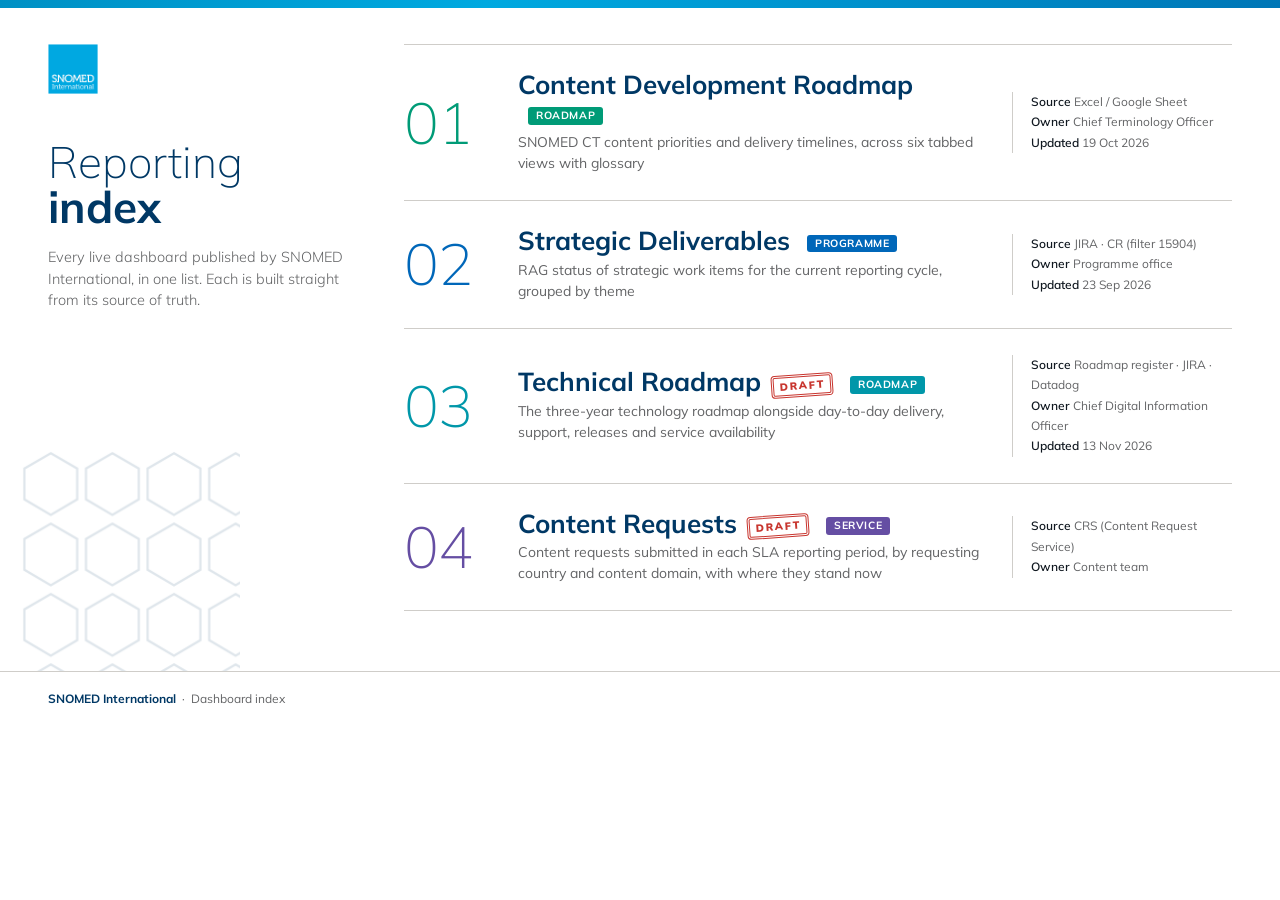
<file: dashboards/index.html>
<!doctype html>
<html lang="en">
<head>
<meta charset="utf-8">
<meta name="viewport" content="width=device-width,initial-scale=1">
<title>SNOMED International — Dashboards</title>
<link rel="icon" type="image/png" sizes="64x64" href="[data-uri]">
<link rel="preconnect" href="https://fonts.googleapis.com">
<link href="https://fonts.googleapis.com/css2?family=Mulish:wght@200;300;400;600;700;800&display=swap" rel="stylesheet">
<style>
:root{
  --clinical:#00A9E0; --navy:#003865; --gold:#FFC600;
  --research:#009B77; --tooling:#0097A9; --education:#654EA3; --adoption:#722257; --blue:#0067B9;
  --ink:#101820; --grey:#636466; --line:#CFCDC9; --bg:#F4F6F8; --card:#FFFFFF;
  --font:'Mulish','Trebuchet MS',Arial,sans-serif;
}
*{box-sizing:border-box;margin:0;padding:0}
html,body{min-height:100%}
body{font-family:var(--font);color:var(--ink);background:#fff;line-height:1.5;-webkit-font-smoothing:antialiased}
a{color:inherit;text-decoration:none}
.band{background:linear-gradient(115deg,#0090c4 0%,#00A9E0 38%,#0076b6 100%);height:8px}
.wrap{position:relative;padding:36px 48px 60px;display:grid;grid-template-columns:300px 1fr;gap:56px;max-width:1440px;margin:0 auto}
.side{padding-bottom:200px}
.side img{height:50px}
.side h1{font-weight:200;font-size:44px;line-height:1.02;margin-top:40px;color:var(--navy)}
.side h1 b{font-weight:700}
.side .lead{margin-top:16px;font-size:14.5px;color:var(--grey);font-weight:300}
.hexes{position:absolute;left:0;bottom:0;width:260px;height:220px;opacity:.12;pointer-events:none}
ol{list-style:none;counter-reset:d}
li{counter-increment:d;position:relative;border-top:1px solid var(--line)}
li:last-child{border-bottom:1px solid var(--line)}
li a{display:grid;grid-template-columns:90px 1fr 220px;gap:24px;align-items:center;padding:26px 0;transition:padding-left .2s}
li a::before{content:"0" counter(d);font-weight:200;font-size:58px;line-height:1;color:var(--c);letter-spacing:-1px}
li a:hover{padding-left:12px}
li a:hover::after{content:"";position:absolute;left:-48px;top:0;bottom:0;width:6px;background:var(--c)}
li a:focus-visible{outline:2px solid var(--c);outline-offset:4px}
li h2{font-weight:700;font-size:26px;color:var(--navy);line-height:1.1}
li h2 span{display:inline-block;margin-left:10px;vertical-align:middle;font-size:10.5px;font-weight:700;letter-spacing:.6px;text-transform:uppercase;color:#fff;background:var(--c);padding:3px 8px;border-radius:3px}
li h2 .draft{display:inline-block;margin-left:10px;vertical-align:middle;transform:rotate(-4deg);font-style:normal;font-size:10.5px;font-weight:900;letter-spacing:2px;text-transform:uppercase;line-height:1;color:#C8362F;border:3px double #C8362F;border-radius:4px;padding:3px 4px 3px 6px}
li p{font-size:14px;color:var(--grey);margin-top:4px;max-width:520px}
li .facts{font-size:12px;color:var(--grey);line-height:1.7;border-left:1px solid var(--line);padding-left:18px}
li .facts b{color:var(--ink);font-weight:600}
li .facts b::after{content:" "}
footer{padding:18px 48px 34px;color:var(--grey);font-size:12px;border-top:1px solid var(--line);max-width:1440px;margin:0 auto}
footer b{color:var(--navy)}
@media(max-width:1000px){
  .wrap{grid-template-columns:1fr;gap:28px;padding:28px 22px 40px}
  .hexes{display:none}
  .side{padding-bottom:0}
  .side h1{margin-top:22px;font-size:36px}
  li a{grid-template-columns:64px 1fr;gap:16px;padding:20px 0}
  li a::before{font-size:44px}
  li a:hover{padding-left:0}
  li a:hover::after{left:-22px}
  li .facts{grid-column:2;border-left:0;padding-left:0;margin-top:6px}
  li h2{font-size:22px}
  footer{padding:16px 22px 30px}
}
</style>
</head>
<body>
<div class="band"></div>
<div class="wrap">
  <aside class="side">
    <img src="[data-uri]" alt="SNOMED International">
    <h1>Reporting <b>index</b></h1>
    <p class="lead">Every live dashboard published by SNOMED International, in one list. Each is built straight from its source of truth.</p>
  </aside>
  <ol>
    <li style="--c:var(--research)">
      <a href="content-roadmap.html">
        <div><h2>Content Development Roadmap <span>Roadmap</span></h2><p>SNOMED CT content priorities and delivery timelines, across six tabbed views with glossary</p></div>
        <div class="facts"><b>Source</b>Excel / Google Sheet<br><b>Owner</b>Chief Terminology Officer<br><b>Updated</b>19 Oct 2026</div>
      </a>
    </li>
    <li style="--c:var(--blue)">
      <a href="strategic-deliverables.html">
        <div><h2>Strategic Deliverables <span>Programme</span></h2><p>RAG status of strategic work items for the current reporting cycle, grouped by theme</p></div>
        <div class="facts"><b>Source</b>JIRA · CR (filter 15904)<br><b>Owner</b>Programme office<br><b>Updated</b>23 Sep 2026</div>
      </a>
    </li>
    <li style="--c:var(--tooling)">
      <a href="technical-roadmap.html">
        <div><h2>Technical Roadmap<i class="draft" title="This dashboard is a draft">Draft</i> <span>Roadmap</span></h2><p>The three-year technology roadmap alongside day-to-day delivery, support, releases and service availability</p></div>
        <div class="facts"><b>Source</b>Roadmap register · JIRA · Datadog<br><b>Owner</b>Chief Digital Information Officer<br><b>Updated</b>13 Nov 2026</div>
      </a>
    </li>
    <li style="--c:var(--education)">
      <a href="crs-requests.html">
        <div><h2>Content Requests<i class="draft" title="This dashboard is a draft">Draft</i> <span>Service</span></h2><p>Content requests submitted in each SLA reporting period, by requesting country and content domain, with where they stand now</p></div>
        <div class="facts"><b>Source</b>CRS (Content Request Service)<br><b>Owner</b>Content team</div>
      </a>
    </li>
  </ol>
  <svg class="hexes" viewBox="0 0 200 200" aria-hidden="true">
      <defs><pattern id="hx" width="56" height="64" patternUnits="userSpaceOnUse">
        <path d="M28 2 L52 16 L52 44 L28 58 L4 44 L4 16 Z" fill="none" stroke="#003865" stroke-width="2"/>
      </pattern></defs>
      <rect width="200" height="200" fill="url(#hx)"/>
    </svg>
</div>
<footer><b>SNOMED International</b> &nbsp;·&nbsp; Dashboard index</footer>
</body>
</html>
</file>
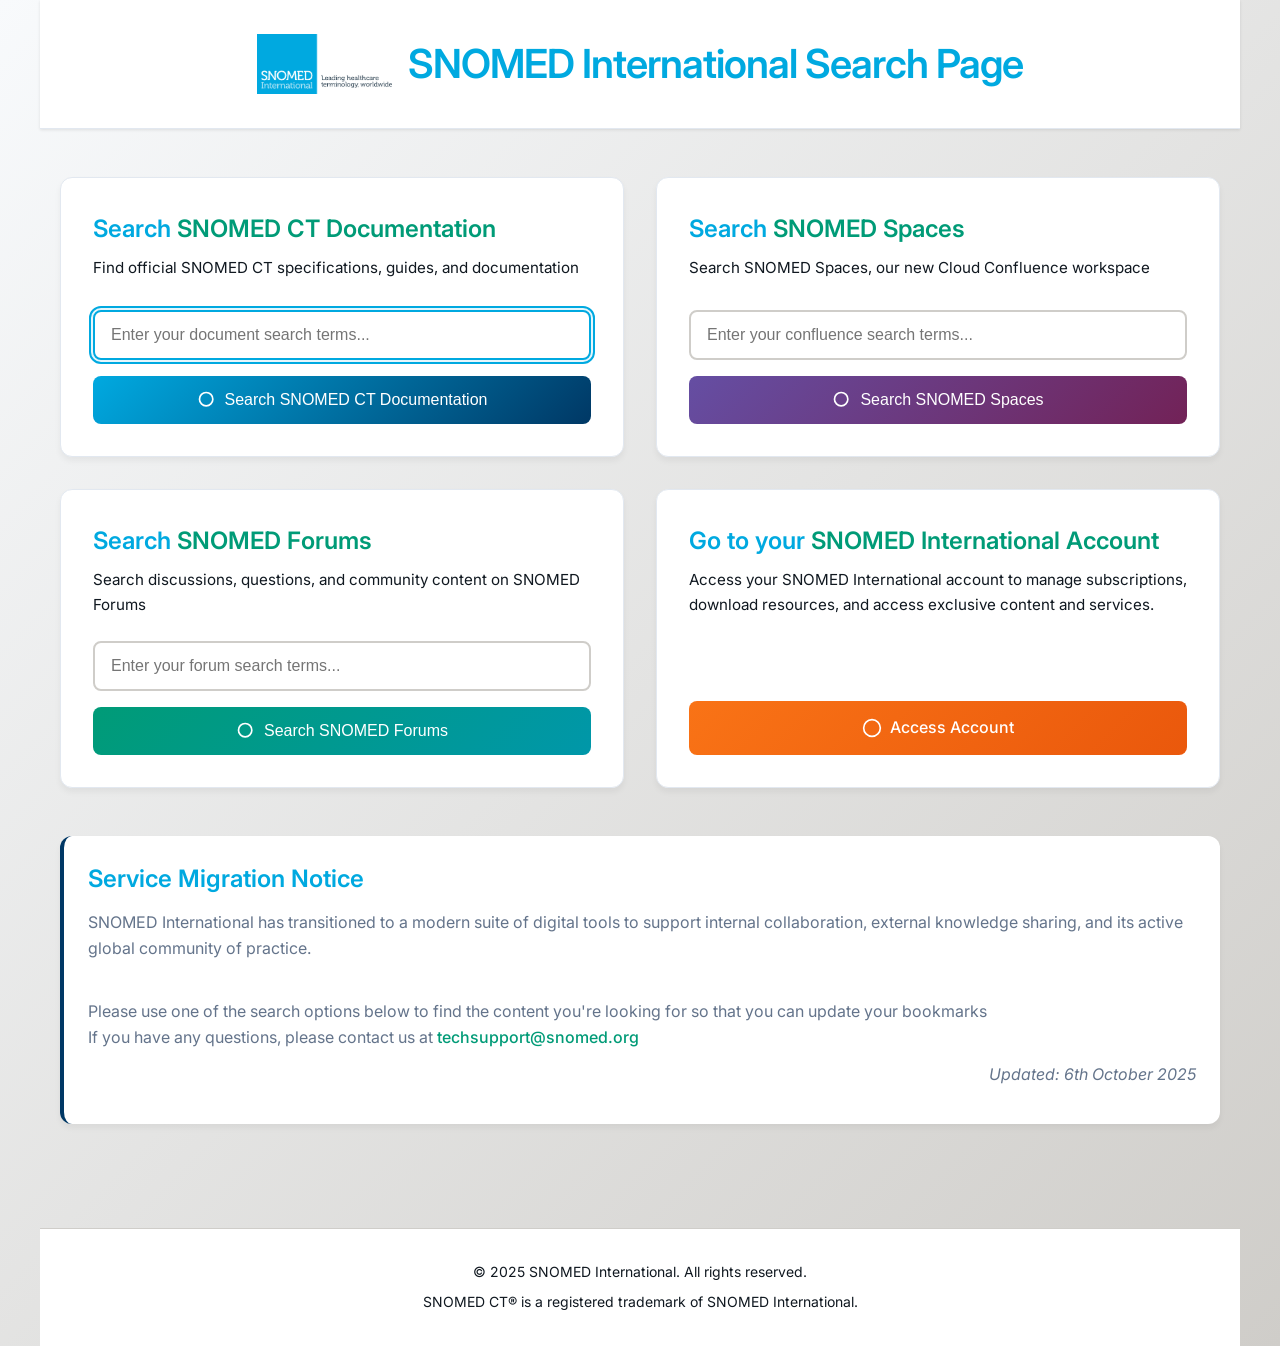
<file: sct-landing/index.html>
<!DOCTYPE html>
<html lang="en">
<head>
    <meta charset="UTF-8">
    <meta name="viewport" content="width=device-width, initial-scale=1.0">
    <title>SNOMED International - Search Page</title>
    <link rel="stylesheet" href="styles.css">
    <link href="https://fonts.googleapis.com/css2?family=Inter:wght@300;400;500;600;700&display=swap" rel="stylesheet">
</head>
<body>
    <div class="container">
        <header class="header">
            <div class="logo-container">
                <img src="images/snomed-logo.png" alt="SNOMED International Logo" class="logo">
                <h1 class="title">SNOMED International Search Page</h1>
            </div>
        </header>

        <main class="main-content">
            <div class="search-section">
                <div class="search-container">
                    <div class="search-box">
                        <h3>Search <a href="https://docs.snomed.org">SNOMED CT Documentation</a></h3>
                        <p class="search-description">Find official SNOMED CT specifications, guides, and documentation</p>
                        <form id="docs-search-form" class="search-form">
                            <div class="input-group">
                                <input 
                                    type="text" 
                                    id="docs-search-input" 
                                    placeholder="Enter your document search terms..."
                                    class="search-input"
                                    required
                                >
                                <button type="submit" class="search-button">
                                    <svg width="20" height="20" viewBox="0 0 24 24" fill="none" stroke="currentColor" stroke-width="2">
                                        <circle cx="11" cy="11" r="8"></circle>
                                        <path d="21 21l-4.35-4.35"></path>
                                    </svg>
                                    Search SNOMED CT Documentation
                                </button>
                            </div>
                        </form>
                    </div>

                    <div class="search-box">
                        <h3>Search <a href="https://spaces.snomed.org">SNOMED Spaces</a></h3>
                        <p class="search-description">Search SNOMED Spaces, our new Cloud Confluence workspace</p>
                        <form id="confluence-search-form" class="search-form">
                            <div class="input-group">
                                <input 
                                    type="text" 
                                    id="confluence-search-input" 
                                    placeholder="Enter your confluence search terms..."
                                    class="search-input"
                                    required
                                >
                                <button type="submit" class="search-button">
                                    <svg width="20" height="20" viewBox="0 0 24 24" fill="none" stroke="currentColor" stroke-width="2">
                                        <circle cx="11" cy="11" r="8"></circle>
                                        <path d="21 21l-4.35-4.35"></path>
                                    </svg>
                                    Search SNOMED Spaces
                                </button>
                            </div>
                        </form>
                    </div>

                    <div class="search-box">
                        <h3>Search <a href="https://forums.snomed.org">SNOMED Forums</a></h3>
                        <p class="search-description">Search discussions, questions, and community content on SNOMED Forums</p>
                        <form id="forums-search-form" class="search-form">
                            <div class="input-group">
                                <input 
                                    type="text" 
                                    id="forums-search-input" 
                                    placeholder="Enter your forum search terms..."
                                    class="search-input"
                                    required
                                >
                                <button type="submit" class="search-button">
                                    <svg width="20" height="20" viewBox="0 0 24 24" fill="none" stroke="currentColor" stroke-width="2">
                                        <circle cx="11" cy="11" r="8"></circle>
                                        <path d="21 21l-4.35-4.35"></path>
                                    </svg>
                                    Search SNOMED Forums
                                </button>
                            </div>
                        </form>
                    </div>

                    <div class="search-box account-box">
                        <h3>Go to your <a href="https://snomed.org/account">SNOMED International Account</a></h3>
                        <p class="search-description">Access your SNOMED International account to manage subscriptions, download resources, and access exclusive content and services.</p>
                        <div class="input-group">
                            <a href="https://snomed.org/account" class="search-button account-button">
                                <svg width="20" height="20" viewBox="0 0 24 24" fill="none" stroke="currentColor" stroke-width="2">
                                    <circle cx="12" cy="12" r="10"></circle>
                                    <path d="21 21l-4.35-4.35"></path>
                                </svg>
                                Access Account
                            </a>
                        </div>
                    </div>
                </div>
            </div>

            <div class="migration-notice">
                <h2>Service Migration Notice</h2>
                <p>SNOMED International has transitioned to a modern suite of digital tools to support internal collaboration, external knowledge sharing, and its active global community of practice. </p>
                <p><br>Please use one of the search options below to find the content you're looking for so that you can update your bookmarks
                <br>If you have any questions, please contact us at <a href="mailto:techsupport@snomed.org">techsupport@snomed.org</a></p>
                <p class="last-updated">Updated: 6th October 2025</p>
            </div>

<!--            <div class="additional-links">
                <h3>Quick Links</h3>
                <div class="links-grid">
                    <a href="https://forums.snomed.org" class="quick-link">
                        <h4>SNOMED Forums</h4>
                        <p>Discuss anything about SNOMED CT with the community</p>
                    </a>
                    <a href="https://docs.snomed.org" class="quick-link">
                        <h4>SNOMED CT Document Library</h4>
                        <p>Browse all official documentation</p>
                    </a>
                    <a href="https://.atlassian.net" class="quick-link">
                        <h4>SNOMED Spaces</h4>
                        <p>Access our new collaborative workspace</p>
                    </a>
                    <a href="https://www.snomed.org" class="quick-link">
                        <h4>SNOMED International Website</h4>
                        <p>Visit our main website</p>
                    </a>
                </div>
            </div>
-->

        </main>

        <footer class="footer">
            <p>&copy; 2025 SNOMED International. All rights reserved.</p>
            <p>SNOMED CT® is a registered trademark of SNOMED International.</p>
        </footer>
    </div>

    <script src="script.js"></script>
</body>
</html>
</file>
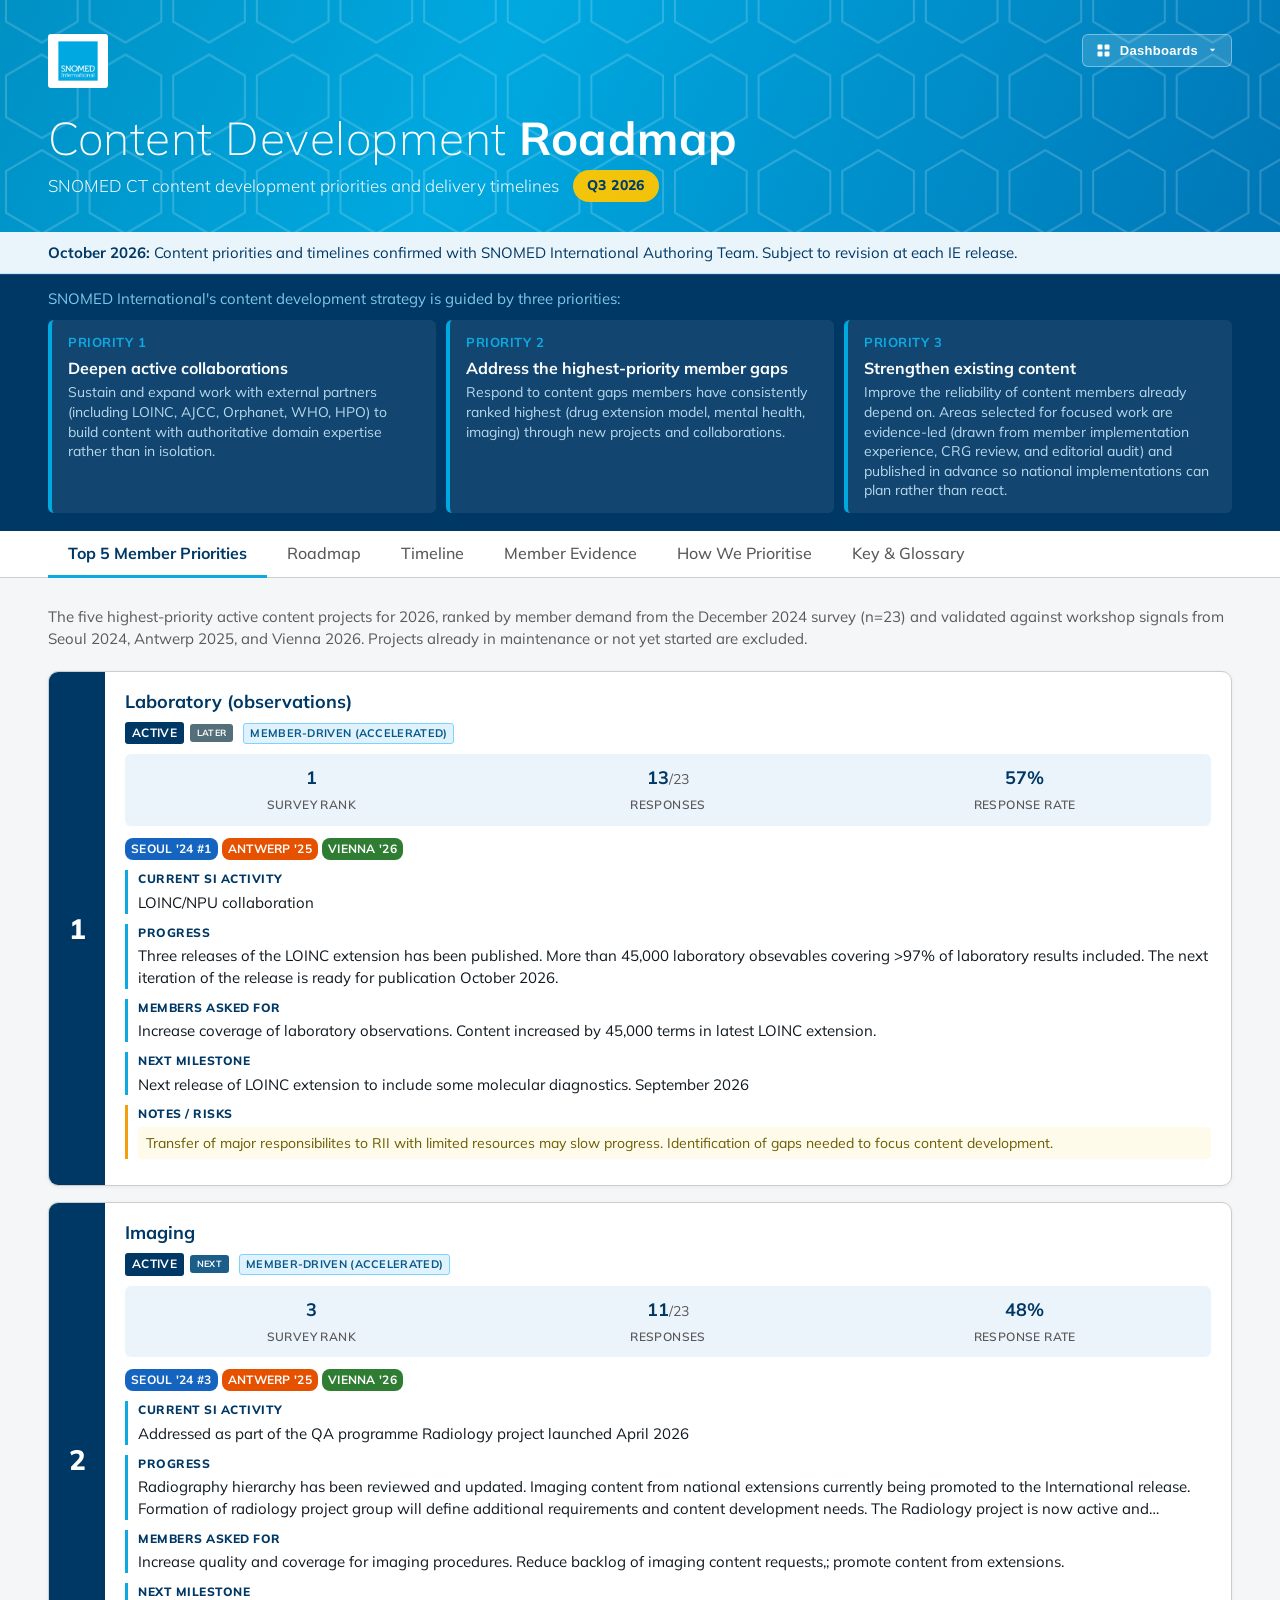
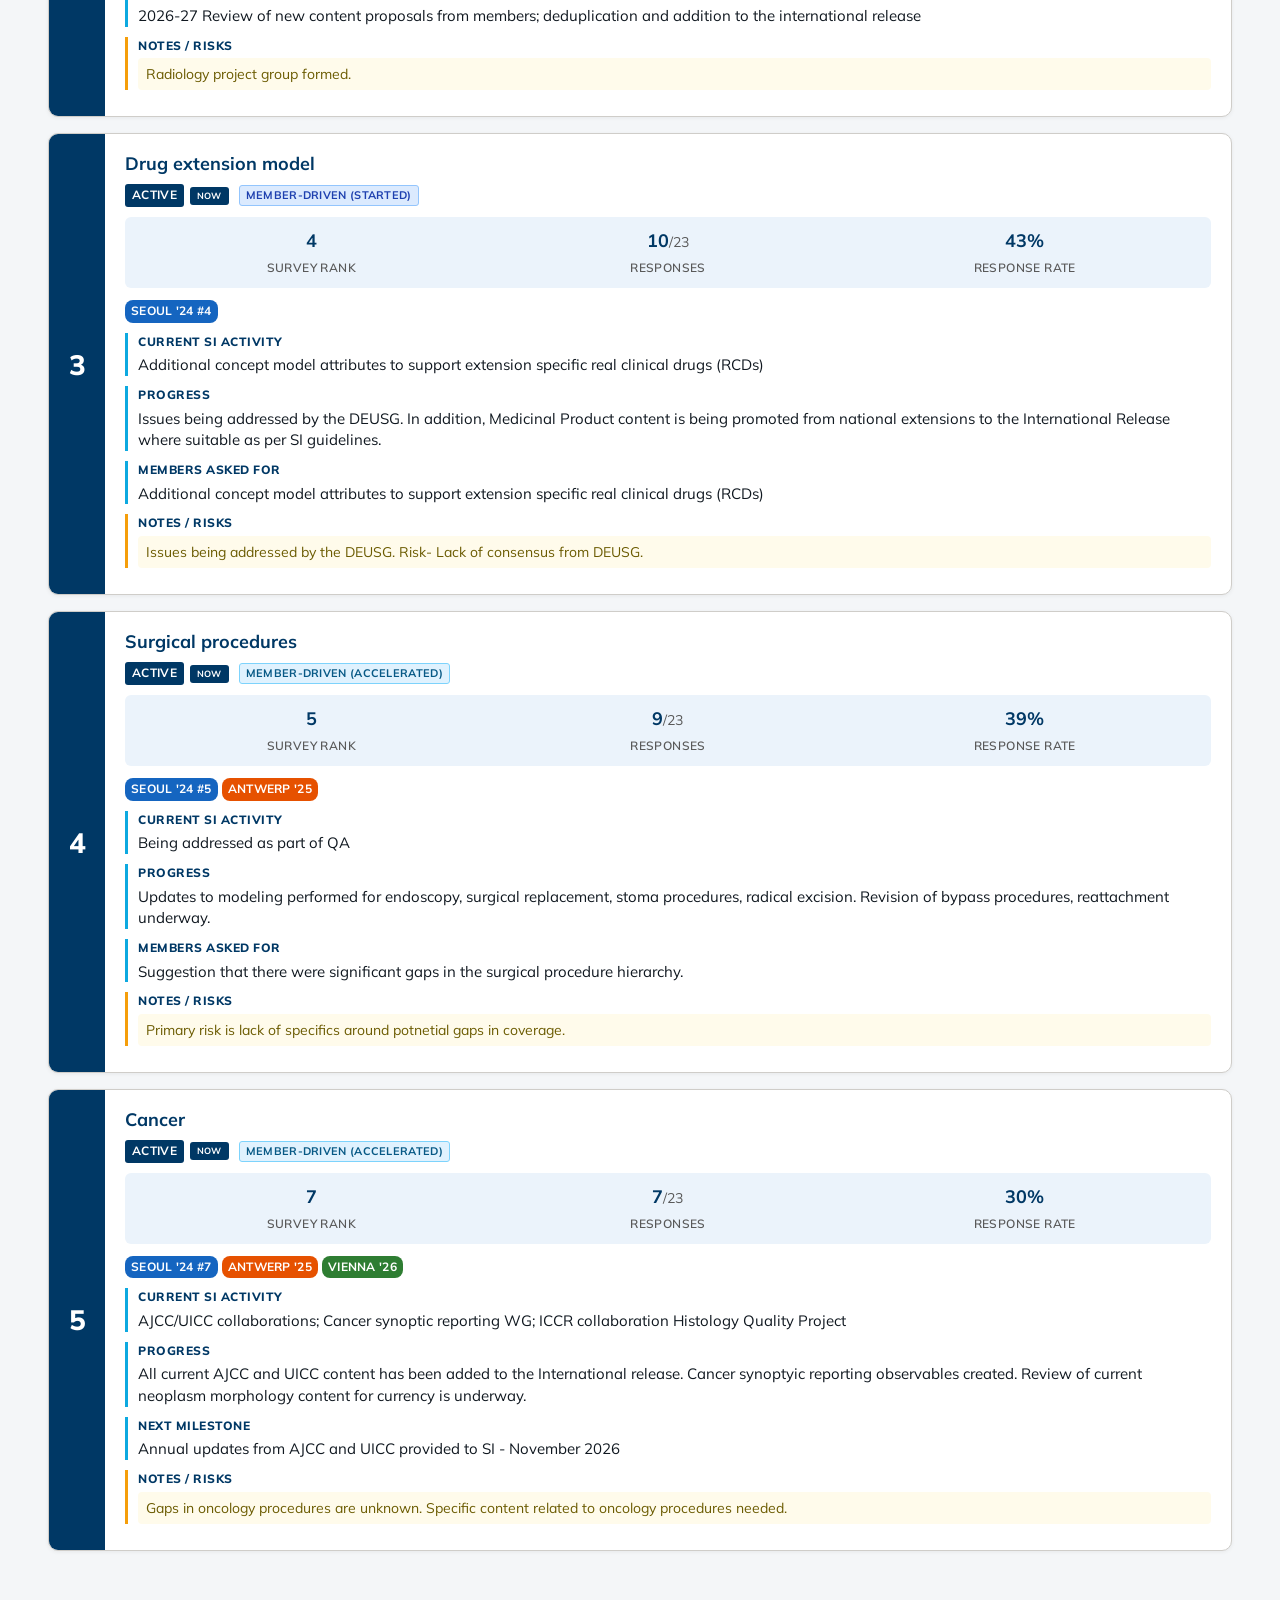
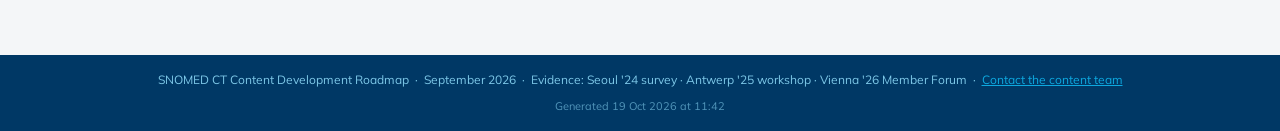
<file: dashboards/content-roadmap.html>
<!DOCTYPE html>
<html lang="en">
<head>
<meta charset="UTF-8">
<meta name="viewport" content="width=device-width, initial-scale=1.0">
<title>SNOMED CT Content Development Roadmap</title>
<link rel="icon" type="image/png" sizes="64x64" href="[data-uri]">
<link rel="preconnect" href="https://fonts.googleapis.com">
<link rel="preconnect" href="https://fonts.gstatic.com" crossorigin>
<link href="https://fonts.googleapis.com/css2?family=Mulish:wght@200;300;400;600;700;800&display=swap" rel="stylesheet">
<style>
:root {
  --navy:       #003865;
  --clinical:   #00A9E0;
  --gold:       #FFC600;
  --navy-mid:   #00A9E0;
  --navy-light: #D6E4F0;
  --navy-pale:  #EBF3FB;
  --green-dk:   #006B53;
  --green-bg:   #E0F5EF;
  --green-bar:  #009B77;
  --teal-dk:    #006D7A;
  --teal-bg:    #E0F4F6;
  --teal-bar:   #0097A9;
  --orange:     #C55A11;
  --orange-bg:  #FCE4D6;
  --orange-bar: #FFC600;
  --purple:     #4A3D8F;
  --purple-bg:  #EDEBF6;
  --purple-bar: #654EA3;
  --pink-bg:    #F3E4EE;
  --blue-dk:    #003865;
  --blue-bg:    #DBEAFE;
  --blue-bar:   #0067B9;
  --amber:      #7F6000;
  --amber-bg:   #FFF2CC;
  --grey:       #595959;
  --grey-bg:    #F2F2F2;
  --grey-lt:    #F8F8F8;
  --border:     #CFCDC9;
  --text:       #101820;
  --font:       'Mulish', 'Segoe UI', Arial, sans-serif;
}
*{box-sizing:border-box;margin:0;padding:0}
body{font-family:var(--font);color:var(--text);background:#F4F6F8;font-size:15px;line-height:1.55}

/* ── Header (brand hero) ── */
header.hero{position:relative;overflow:hidden;background:linear-gradient(115deg,#0090c4 0%,#00A9E0 38%,#0076b6 100%);color:#fff;padding:0 48px}
header.hero svg.hex{position:absolute;inset:0;width:100%;height:100%;opacity:.18;pointer-events:none}
.header-inner{position:relative;z-index:2;padding:34px 0 30px}
.header-top-row{display:flex;justify-content:space-between;align-items:flex-start;gap:16px}
.logo-img{height:54px;width:auto;background:#fff;padding:7px 10px;border-radius:3px;display:block}
.header-title{font-size:46px;font-weight:200;letter-spacing:.5px;margin-top:26px;line-height:1.05;color:#fff}
.header-title b{font-weight:700}
.header-sub{font-weight:300;font-size:17px;margin-top:8px;color:#fff;opacity:.95;display:flex;align-items:center;gap:14px;flex-wrap:wrap;max-width:780px}
.live-badge{background:var(--gold);color:var(--navy);font-size:14px;font-weight:800;letter-spacing:.4px;padding:5px 14px;border-radius:20px;white-space:nowrap}

/* ── Draft banner ── */
.status-banner{background:#EAF5FB;border-bottom:1px solid #BFE3F3;padding:9px 48px;font-size:15px;color:#003865}
.status-banner-inner{max-width:1500px;margin:0 auto;display:flex;align-items:center;gap:8px}

/* ── Pillars strip ── */
.pillars-wrap{background:var(--navy);border-top:1px solid #1A4D80;padding:0 48px 18px}
.pillars-inner{max-width:1500px;margin:0 auto}
.pillars-intro{font-size:15px;color:#7DC8E8;padding:12px 0 10px}
.pillars-grid{display:grid;grid-template-columns:repeat(3,1fr);gap:10px}
.pillar{background:rgba(255,255,255,.07);border-radius:6px;padding:12px 16px;border-left:4px solid var(--navy-mid)}
.pillar-num{font-size:13px;font-weight:700;letter-spacing:.5px;text-transform:uppercase;color:#0DA9E0;margin-bottom:3px}
.pillar-title{font-size:16px;font-weight:700;color:#fff;margin-bottom:3px}
.pillar-body{font-size:14px;color:#B8D8EC;line-height:1.4}

/* ── Nav ── */
.nav-wrap{background:#fff;border-bottom:1px solid var(--border);padding:0 48px}
.nav-inner{max-width:1500px;margin:0 auto;display:flex}
.tab-btn{padding:12px 20px;border:none;background:none;font-family:var(--font);font-size:16px;font-weight:500;color:var(--grey);cursor:pointer;border-bottom:3px solid transparent;margin-bottom:-1px;transition:color .15s,border-color .15s;white-space:nowrap}
.tab-btn:hover{color:var(--navy-mid)}
.tab-btn.active{color:var(--navy);border-bottom-color:#0DA9E0;font-weight:700}

/* ── Main content ── */
.main{max-width:1500px;margin:0 auto;padding:28px 48px 64px}
.tab-panel{display:none}
.tab-panel.active{display:block}

/* ── Filter bar ── */
.filter-bar{display:flex;flex-wrap:wrap;gap:10px 18px;align-items:center;margin-bottom:24px;background:#fff;border:1px solid var(--border);border-radius:10px;padding:14px 18px}
.filter-block{display:flex;align-items:center;gap:8px;flex:0 1 auto;min-width:0}
.filter-group{display:flex;flex-wrap:wrap;align-items:center;gap:4px}
.filter-label{font-size:11px;font-weight:700;text-transform:uppercase;letter-spacing:.5px;color:var(--grey);white-space:nowrap;flex-shrink:0}
.f-btn{padding:4px 11px;border:1px solid var(--border);border-radius:12px;background:#fff;font-family:var(--font);font-size:12px;font-weight:600;color:var(--grey);cursor:pointer;transition:all .12s;white-space:nowrap}
.f-btn:hover{border-color:var(--navy-mid);color:var(--navy-mid)}
.f-btn.active{background:var(--navy);border-color:var(--navy);color:#fff}
.filter-meta{display:flex;align-items:center;gap:10px;margin-left:auto;flex-shrink:0}
.filter-count{font-size:12px;color:var(--grey);font-style:italic}
.filter-reset{font-size:12px;font-weight:600;color:var(--navy-mid);background:transparent;border:none;cursor:pointer;padding:3px 10px;border-radius:10px;letter-spacing:.2px}
.filter-reset:hover{background:var(--grey-bg);color:var(--navy)}
.filter-reset[hidden]{display:none}
@media (max-width:860px){
  .filter-bar{gap:12px}
  .filter-block{flex-basis:100%;flex-wrap:wrap}
  .filter-meta{margin-left:0;width:100%;justify-content:flex-end}
}

/* ── Colour key ── */
.colour-key{display:flex;align-items:center;gap:14px;flex-wrap:wrap;margin-bottom:14px;font-size:12px;color:var(--grey)}
.colour-key .key-label{font-weight:700;text-transform:uppercase;letter-spacing:.4px;font-size:11px;white-space:nowrap}
.colour-key .key-item{display:flex;align-items:center;gap:5px;white-space:nowrap;flex-direction:row;padding:0;background:transparent;border:none;border-radius:0;min-height:0}
.key-swatch{width:12px;height:12px;border-radius:3px;border:1px solid rgba(0,0,0,.15);flex-shrink:0}
.key-swatch.crg       {background:var(--purple-bg);border-color:#C5B3E6}
.key-swatch.collab    {background:var(--green-bg);border-color:#B9D9A7;border-left:4px solid var(--green-bar);border-radius:0 3px 3px 0}
.key-swatch.collab-auth{background:var(--teal-bg);border-color:#80CBC4;border-left:4px solid var(--teal-bar);border-radius:0 3px 3px 0}
.key-swatch.qa        {background:var(--orange-bg);border-color:#F4B78E}
.key-swatch.wg        {background:var(--pink-bg);border-color:#F4ADC6}
.key-swatch.members   {background:var(--blue-bg);border-color:#93C5FD}
.key-swatch.assessing {background:var(--grey-bg);border-color:#D0D0D0}

/* ── Horizon board ── */
.horizon-board{display:grid;grid-template-columns:repeat(4,1fr);gap:18px;align-items:start}
.horizon-col{background:#fff;border-radius:10px;border:1px solid var(--border);box-shadow:0 1px 4px rgba(0,0,0,.06)}
.horizon-header{padding:12px 14px 10px;font-weight:700;font-size:13px;color:#fff;display:flex;align-items:baseline;justify-content:space-between;border-radius:7px 7px 0 0}
.horizon-header.now    {background:#003865}
.horizon-header.next   {background:#0067B9}
.horizon-header.later  {background:#009B77}
.horizon-header.assess {background:#101820}
.horizon-label{font-size:17px;font-weight:800;letter-spacing:.3px}
.horizon-sub{font-size:13px;font-weight:400;opacity:.75;margin-top:2px}
.horizon-count{font-size:26px;font-weight:800;opacity:.85;flex-shrink:0;margin-left:8px}
.horizon-items{padding:12px;display:flex;flex-direction:column;gap:10px;min-height:80px}
.horizon-empty{font-size:14px;color:#aaa;font-style:italic;padding:8px 4px;text-align:center}

/* ── Cards ── */
.rm-card{border-radius:8px;border:1px solid transparent;padding:12px 14px;transition:box-shadow .12s,transform .12s}
.rm-card:hover{box-shadow:0 6px 18px rgba(0,40,80,.10);transform:translateY(-2px)}
.rm-card.crg        {background:var(--purple-bg);border-color:#C5B3E6}
.rm-card.collab     {background:var(--green-bg);border-color:#B9D9A7}
.rm-card.collab-auth{background:var(--teal-bg);border-color:#80CBC4}
.rm-card.qa         {background:var(--orange-bg);border-color:#F4B78E}
.rm-card.wg         {background:var(--pink-bg);border-color:#F4ADC6}
.rm-card.members    {background:var(--blue-bg);border-color:#93C5FD}
.rm-card.planning   {background:var(--amber-bg);border-color:#FFD966;border-style:dashed}
.rm-card.assessing  {background:var(--grey-bg);border-color:#D0D0D0;border-style:dashed}
.rm-card.partnered  {border-left-width:5px;border-left-style:solid;border-radius:0 8px 8px 0}
.rm-card.acc-collab     {border-left-color:var(--green-bar)}
.rm-card.acc-collab-auth{border-left-color:var(--teal-bar)}
.partner-chip{display:inline-flex;align-items:center;gap:4px;font-size:11px;font-weight:700;text-transform:uppercase;letter-spacing:.3px;padding:1px 7px;border-radius:10px;border:1px solid;background:#fff;white-space:nowrap}
.partner-chip.pc-collab     {color:var(--green-dk);border-color:var(--green-bar)}
.partner-chip.pc-collab-auth{color:var(--teal-dk);border-color:var(--teal-bar)}
.pc-icon{font-size:12px;line-height:1}

.card-top-row{display:flex;align-items:center;gap:5px;margin-bottom:5px;flex-wrap:wrap}
.card-title{font-size:16px;font-weight:800;color:var(--navy);margin-bottom:3px;line-height:1.3}
.card-type-label{font-size:12px;font-weight:700;text-transform:uppercase;letter-spacing:.3px;margin-bottom:5px;display:inline-block}
.nature-badge{font-size:12px;font-weight:700;padding:1px 6px;border-radius:3px;letter-spacing:.2px;margin-left:5px;vertical-align:middle;display:inline-block;margin-bottom:5px}
.nature-continuous{background:#F0F0F0;color:#555;border:1px solid #C8C8C8}
.nature-project{background:#E8F4FD;color:#0D47A1;border:1px solid #90CAF9}
.type-crg       {color:var(--purple)}
.type-collab    {color:var(--green-dk)}
.type-collab-auth{color:var(--teal-dk)}
.type-qa        {color:var(--orange)}
.type-members   {color:var(--blue-dk)}
.type-wg        {color:#722257}
.type-planning  {color:var(--amber)}
.type-assessing {color:var(--grey)}

.card-activity{font-size:14px;color:#444;line-height:1.4;margin-bottom:4px}
.card-progress{font-size:14px;color:#333;line-height:1.4;margin-bottom:4px;padding:4px 7px;background:rgba(0,0,0,.04);border-radius:3px;border-left:2px solid var(--navy-mid)}
.card-member-ask{font-size:14px;color:#444;line-height:1.4;margin-bottom:4px;font-style:italic}
.ask-label{font-style:normal;font-weight:700;color:var(--grey);font-size:12px;text-transform:uppercase;letter-spacing:.3px;margin-right:3px}
.card-milestone{font-size:13px;color:var(--navy-mid);margin-bottom:5px}
.ms-label{font-weight:700}

/* SI status badges */
.si-badge{font-size:12px;font-weight:700;padding:2px 7px;border-radius:3px;text-transform:uppercase;letter-spacing:.3px;white-space:nowrap;flex-shrink:0}
.badge-delivery {background:var(--navy);color:#fff}
.badge-planned  {background:#1B5E8A;color:#fff}
.badge-paused   {background:#5C4B1A;color:#fff}
.badge-gap      {background:#B71C1C;color:#fff}
.badge-deferred {background:var(--grey);color:#fff}
.badge-delivered{background:#2E7D32;color:#fff}

.gap-warn{font-size:12px;font-weight:700;color:#B71C1C;border:1px solid #B71C1C;border-radius:3px;padding:1px 5px;margin-left:2px;white-space:nowrap;flex-shrink:0}

/* Provenance chips */
.card-prov{display:flex;gap:4px;flex-wrap:wrap;align-items:center;margin-top:6px}
.prov-chip{font-size:12px;font-weight:700;padding:2px 6px;border-radius:8px;text-transform:uppercase;letter-spacing:.3px;white-space:nowrap}
.chip-seoul  {background:#1565C0;color:#fff}
.chip-antwerp{background:#E65100;color:#fff}
.chip-vienna {background:#2E7D32;color:#fff}
.chip-si     {background:#546E7A;color:#fff}
.rank-pill   {font-size:12px;font-weight:600;padding:2px 6px;border-radius:8px;background:#DEEBF7;color:#1E4D8C;margin-left:2px}

/* ── In Maintenance section ── */
.delivered-section{margin-top:28px}
.delivered-header{font-size:13px;font-weight:700;text-transform:uppercase;letter-spacing:.5px;color:var(--grey);display:flex;align-items:center;gap:10px;margin-bottom:12px}
.delivered-header::after{content:'';flex:1;height:1px;background:var(--border)}
.delivered-count{font-size:12px;font-weight:400;color:var(--grey);text-transform:none;letter-spacing:0;background:var(--grey-bg);padding:2px 8px;border-radius:10px}
.bau-sub-label{font-size:11px;font-weight:700;text-transform:uppercase;letter-spacing:.4px;color:var(--grey);margin-bottom:8px;opacity:.7}
.delivered-grid{display:grid;grid-template-columns:repeat(auto-fill,minmax(280px,1fr));gap:8px}

/* ── Trigger badge & Members-asked block on cards ── */
.card-trigger{display:inline-block;font-size:11px;font-weight:700;text-transform:uppercase;letter-spacing:.3px;padding:1px 6px;border-radius:3px;margin-left:4px;vertical-align:middle;border:1px solid;white-space:nowrap}
.trig-member-started   {background:#DBEAFE;color:#1E40AF;border-color:#93C5FD}
.trig-member-accelerated{background:#E0F2FE;color:#075985;border-color:#7DD3FC}
.trig-pre-existing     {background:#F3F4F6;color:#4B5563;border-color:#D1D5DB}
.trig-qa-programme     {background:#FED7AA;color:#9A3412;border-color:#FDBA74}
.trig-declined         {background:#FEE2E2;color:#991B1B;border-color:#FCA5A5}
.trig-not-assessed     {background:#FEF3C7;color:#92400E;border-color:#FDE68A}
.card-asked{font-size:13px;color:#334155;line-height:1.35;margin-bottom:4px;padding:4px 7px;background:rgba(37,99,235,.06);border-radius:3px;border-left:2px solid #2563EB}
.asked-label{font-weight:700;color:#1E40AF;font-size:9px;text-transform:uppercase;letter-spacing:.3px;margin-right:3px}

/* ── Level 0 / expand-in-place cards ── */
.rm-card{cursor:pointer}
.card-expand{margin-left:auto;font-size:11px;color:#64748B;transition:transform .15s;flex-shrink:0}
.rm-card.expanded .card-expand{transform:rotate(180deg)}
.l0-line{font-size:13px;color:#334155;line-height:1.35;margin-top:3px;display:flex;gap:6px;align-items:baseline}
.l0-key{font-weight:700;font-size:9px;text-transform:uppercase;letter-spacing:.4px;color:#64748B;flex-shrink:0;min-width:26px}
.l0-ask .l0-key{color:#1E40AF}
.card-detail{display:none;margin-top:8px;padding-top:8px;border-top:1px dashed rgba(0,0,0,.15)}
.rm-card.expanded .card-detail{display:block}
.rm-card.expanded .l0-line{display:none}

/* "Does this address the ask?" honesty line */
.card-suff{font-size:13px;color:#334155;line-height:1.35;margin-bottom:4px;padding:4px 7px;background:rgba(0,0,0,.03);border-radius:3px}
.suff-label{font-weight:700;font-size:9px;text-transform:uppercase;letter-spacing:.3px;color:#475569;margin-right:3px}
.suff-pill{font-size:11px;font-weight:700;padding:1px 7px;border-radius:8px;white-space:nowrap}
.suff-yes    {background:#2E7D32;color:#fff}
.suff-partial{background:#B45309;color:#fff}
.suff-no     {background:#B71C1C;color:#fff}
.suff-note{color:#475569}

/* Implementation impact — coloured banner so it doesn't get lost */
.card-impact{font-size:13px;line-height:1.4;margin:6px 0;padding:6px 9px;border-radius:4px}
.card-impact.imp-band-low   {background:#E8F5E9;border-left:4px solid #2E7D32;color:#1B5E20}
.card-impact.imp-band-medium{background:#FFF3E0;border-left:4px solid #E65100;color:#7C3E00}
.card-impact.imp-band-high  {background:#FDECEA;border-left:4px solid #B71C1C;color:#7F1D1D}
.imp-label{font-weight:700;font-size:10px;text-transform:uppercase;letter-spacing:.4px;margin-right:4px}
.imp-pill{font-size:12px;font-weight:800;padding:2px 9px;border-radius:9px;white-space:nowrap;text-transform:uppercase;letter-spacing:.3px}
.imp-low   {background:#2E7D32;color:#fff}
.imp-medium{background:#E65100;color:#fff}
.imp-high  {background:#B71C1C;color:#fff}
.imp-note{display:block;margin-top:2px}
/* Compact impact pill shown on the collapsed (Level 0) card */
.imp-mini{font-size:10px;font-weight:800;padding:1px 7px;border-radius:8px;white-space:nowrap;text-transform:uppercase;letter-spacing:.3px;flex-shrink:0;margin-left:4px}
.tentative-note{color:var(--grey);font-style:italic;font-size:9px;margin-left:3px}

/* ── Under Assessment sub-buckets ── */
.assess-sub-head{font-size:10px;font-weight:800;text-transform:uppercase;letter-spacing:.4px;color:#5C4B1A;padding:6px 4px 3px;border-top:1px dashed #CFC49E;margin-top:6px;display:flex;align-items:center;gap:6px}
.assess-sub-head:first-of-type{border-top:none;margin-top:0}
.assess-sub-count{font-size:9px;font-weight:400;color:#8A7B4A;background:#F5EDCF;padding:1px 6px;border-radius:8px}
.assess-sub-empty{font-size:10px;color:#aaa;font-style:italic;padding:2px 4px}

/* ── Top 5 Priorities tab ── */
.t5-intro{font-size:15px;color:var(--grey);margin-bottom:20px;line-height:1.5}
.t5-list{display:flex;flex-direction:column;gap:16px}
.t5-card{display:flex;gap:0;background:#fff;border:1px solid var(--border);border-radius:10px;overflow:hidden;box-shadow:0 1px 4px rgba(0,0,0,.06)}
.t5-rank{flex:0 0 56px;display:flex;align-items:center;justify-content:center;font-size:28px;font-weight:800;color:#fff;background:var(--navy)}
.t5-body{flex:1;padding:16px 20px}
.t5-header{margin-bottom:10px}
.t5-title{font-size:18px;font-weight:700;color:var(--navy);margin-bottom:6px}
.t5-meta{display:flex;flex-wrap:wrap;align-items:center;gap:6px}
.t5-demand{display:grid;grid-template-columns:repeat(3,1fr);gap:8px;margin-bottom:12px;padding:10px 12px;background:var(--navy-pale);border-radius:6px}
.t5-demand-item{text-align:center}
.t5-demand-num{display:block;font-size:18px;font-weight:700;color:var(--navy)}
.t5-demand-num small{font-size:14px;font-weight:400;color:var(--grey)}
.t5-demand-label{font-size:12px;font-weight:600;text-transform:uppercase;letter-spacing:.4px;color:var(--grey)}
.t5-prov{display:flex;gap:4px;flex-wrap:wrap;margin-bottom:10px}
.t5-field{margin-bottom:10px;padding-left:10px;border-left:3px solid #0DA9E0}
.t5-field-label{display:block;font-size:12px;font-weight:800;text-transform:uppercase;letter-spacing:.5px;color:#003865;margin-bottom:3px}
.t5-field-body{font-size:15px;color:var(--text);line-height:1.45}
.t5-notes{border-left-color:#F59E0B}
.t5-notes .t5-field-body{color:#6B5B00;background:#FFFBEB;padding:6px 8px;border-radius:4px;font-size:14px}
.horizon-pill{font-size:9px;font-weight:700;padding:2px 7px;border-radius:3px;text-transform:uppercase;letter-spacing:.3px;white-space:nowrap}
.horizon-pill.now{background:var(--navy);color:#fff}
.horizon-pill.next{background:#1B5E8A;color:#fff}
.horizon-pill.later{background:#546E7A;color:#fff}
.horizon-pill.assess{background:var(--amber);color:#fff}
@media(max-width:700px){
  .t5-demand{grid-template-columns:repeat(2,1fr)}
  .t5-card{flex-direction:column}
  .t5-rank{flex:0 0 40px;flex-direction:row}
}

/* ── Evidence sub-tabs ── */
.ev-subtabs{display:flex;gap:0;border-bottom:1px solid var(--border);margin-bottom:18px}
.ev-subtab-btn{padding:8px 16px;background:none;border:none;font-family:var(--font);font-size:14px;font-weight:600;color:var(--grey);cursor:pointer;border-bottom:2px solid transparent;margin-bottom:-1px;transition:all .12s}
.ev-subtab-btn:hover{color:var(--navy-mid)}
.ev-subtab-btn.active{color:var(--navy);border-bottom-color:var(--navy-mid);font-weight:700}
.ev-subtab-panel{display:none}
.ev-subtab-panel.active{display:block}

/* ── Hover tooltips (shared) ── */
[data-tip]{position:relative;cursor:help}
[data-tip]:hover::after,[data-tip]:focus::after{
  content:attr(data-tip);
  position:absolute;bottom:calc(100% + 8px);left:50%;
  transform:translateX(-50%);
  background:#1F2937;color:#F9FAFB;
  padding:8px 11px;border-radius:5px;
  font-size:11px;font-weight:400;letter-spacing:0;text-transform:none;
  line-height:1.45;white-space:normal;width:280px;text-align:left;
  z-index:200;pointer-events:none;
  box-shadow:0 6px 20px rgba(0,0,0,.22);
}
[data-tip]:hover::before,[data-tip]:focus::before{
  content:'';position:absolute;bottom:calc(100% + 2px);left:50%;
  transform:translateX(-50%);border:6px solid transparent;
  border-top-color:#1F2937;z-index:200;pointer-events:none;
}

/* ── Key & Glossary tab ── */
.key-intro{font-size:15px;color:#333;margin-bottom:22px;line-height:1.65;max-width:920px;background:var(--navy-pale);border-left:3px solid var(--navy-mid);padding:14px 18px;border-radius:4px}
.key-intro strong{color:var(--navy)}
.key-section{background:#fff;border:1px solid var(--border);border-radius:8px;padding:22px 24px;margin-bottom:20px;box-shadow:0 1px 3px rgba(0,0,0,.05)}
.key-section-title{display:flex;align-items:center;gap:12px;font-size:18px;font-weight:700;color:var(--navy);margin-bottom:8px;padding-bottom:10px;border-bottom:2px solid var(--navy-pale)}
.key-section-num{flex-shrink:0;display:inline-flex;align-items:center;justify-content:center;width:26px;height:26px;background:var(--navy);color:#fff;border-radius:50%;font-size:14px;font-weight:700}
.key-section-sub{font-size:15px;color:var(--grey);margin:12px 0 16px;line-height:1.55;max-width:900px}
.key-section-sub strong{color:var(--navy)}
.key-section-sub em{color:#333;font-style:italic}
.key-grid{display:grid;grid-template-columns:repeat(auto-fill,minmax(280px,1fr));gap:14px;margin-top:6px}
.key-grid.cols-2{grid-template-columns:repeat(auto-fill,minmax(320px,1fr))}
.key-item{display:flex;flex-direction:column;gap:8px;padding:14px 14px 12px;background:#fff;border:1px solid var(--border);border-radius:6px;min-height:104px;white-space:normal;overflow-wrap:break-word;word-wrap:break-word}
.key-item-head{display:flex;align-items:center;gap:10px;flex-wrap:wrap;min-height:22px;white-space:normal}
.key-item-def{font-size:15px;color:#333;line-height:1.5;white-space:normal;overflow-wrap:break-word;word-wrap:break-word}
.key-sample-swatch{display:inline-block;width:22px;height:14px;border-radius:3px;flex-shrink:0;border:1px solid rgba(0,0,0,.12);box-shadow:inset 0 0 0 1px rgba(255,255,255,.15)}
.key-label-strong{font-weight:700;color:var(--navy);font-size:13px;line-height:1.25}

/* Variant accents for section 2 (activity types): use background tints */
.key-item.v-members   {background:var(--blue-bg);border-color:#93C5FD}
.key-item.v-crg       {background:var(--purple-bg);border-color:#CBA4DA}
.key-item.v-collab    {background:var(--green-bg);border-color:#9CCF7F}
.key-item.v-collab-auth{background:var(--teal-bg);border-color:#80CBC4}
.key-item.v-qa        {background:var(--orange-bg);border-color:#F4B78E}
.key-item.v-wg        {background:var(--pink-bg);border-color:#F4ADC6}
.key-item.v-plan      {background:var(--amber-bg);border-color:#FFD966;border-style:dashed}
.key-item.v-assess    {background:var(--grey-bg);border-color:#CFCFCF;border-style:dashed}

.key-table{width:100%;border-collapse:collapse;font-size:14.5px;margin-top:4px;table-layout:fixed}
.key-table col.col-narrow{width:22%}
.key-table col.col-mid{width:30%}
.key-table th{background:var(--navy);color:#fff;padding:9px 12px;text-align:left;font-size:13px;text-transform:uppercase;letter-spacing:.5px;font-weight:700}
.key-table th:first-child{border-top-left-radius:5px}
.key-table th:last-child{border-top-right-radius:5px}
.key-table td{padding:10px 12px;border-bottom:1px solid #EEF0F3;vertical-align:top;line-height:1.5;word-wrap:break-word}
.key-table tr:last-child td{border-bottom:none}
.key-table tbody tr:nth-child(even) td{background:#FAFBFC}
.key-table tbody tr:hover td{background:var(--navy-pale)}
.key-table td code{font-family:Consolas,'Courier New',monospace;font-size:13.5px;background:rgba(0,0,0,.05);padding:2px 6px;border-radius:3px;color:#1F2937;white-space:nowrap}
.key-table td .si-badge,
.key-table td .card-trigger,
.key-table td .prov-chip,
.key-table td .nature-badge{margin:0;vertical-align:middle}
.key-table td .card-trigger{margin-left:0}
.key-footnote{font-size:13px;color:var(--grey);font-style:italic;margin-top:12px;padding-top:10px;border-top:1px dashed #E5E8ED}
.key-footnote code{font-style:normal;background:rgba(0,0,0,.05);padding:1px 5px;border-radius:3px;font-family:Consolas,'Courier New',monospace;font-size:13px}

/* ── Evidence tab ── */
.evidence-cols{display:grid;grid-template-columns:1fr 1fr;gap:20px}
.evidence-card{background:#fff;border:1px solid var(--border);border-radius:8px;padding:18px;box-shadow:0 1px 3px rgba(0,0,0,.05)}
.ev-title{font-size:15px;font-weight:700;color:var(--navy);margin-bottom:4px}
.ev-sub{font-size:13px;color:var(--grey);margin-bottom:14px}
.ev-row{display:flex;align-items:center;gap:10px;padding:6px 0;border-bottom:1px solid #F0F0F0;font-size:14px}
.ev-row:last-child{border-bottom:none}
.ev-rank{width:24px;height:24px;border-radius:50%;background:var(--navy);color:#fff;font-size:13px;font-weight:700;display:flex;align-items:center;justify-content:center;flex-shrink:0}
.ev-rank.top{background:var(--navy-mid)}
.ev-bar{flex:1;height:6px;background:var(--navy-light);border-radius:3px;overflow:hidden}
.ev-bar-fill{height:100%;background:var(--navy-mid);border-radius:3px}
.ev-val{font-size:13px;color:var(--grey);width:40px;text-align:right;flex-shrink:0}
.ev-topic{width:180px;flex-shrink:0;font-weight:500}
.theme-strip{display:flex;flex-direction:column;gap:8px}
.ts-item{display:flex;gap:10px;padding:8px 10px;border-radius:6px;font-size:12px}
.ts-item.warn{background:#FFF5F0;border-left:3px solid var(--orange)}
.ts-item:not(.warn){background:var(--navy-pale);border-left:3px solid var(--navy-mid)}
.ts-num{font-weight:700;color:var(--navy);flex-shrink:0}
.ts-body{line-height:1.4;color:#333}
.ts-quote{font-style:italic;color:var(--orange);margin-top:4px;font-size:11px}

/* Events summary */
.events-strip{display:grid;grid-template-columns:repeat(3,1fr);gap:14px;margin-bottom:24px}
.event-card{border-radius:8px;padding:14px 16px;border:1px solid transparent}
.event-card.seoul  {background:#EFF6FF;border-color:#BFDBFE}
.event-card.antwerp{background:#FFF7ED;border-color:#FED7AA}
.event-card.vienna {background:#F0FDF4;border-color:#BBF7D0}
.event-title{font-size:14px;font-weight:800;margin-bottom:3px}
.event-title.seoul  {color:#1D4ED8}
.event-title.antwerp{color:#C2410C}
.event-title.vienna {color:#15803D}
.event-meta{font-size:13px;color:var(--grey);margin-bottom:6px}
.event-body{font-size:13px;color:#333;line-height:1.5}

/* ── Capacity split chart ── */
.capacity-section{background:#fff;border:1px solid var(--border);border-radius:8px;padding:18px;box-shadow:0 1px 3px rgba(0,0,0,.05);margin-top:20px}
.cap-chart-wrap{display:flex;align-items:center;gap:32px;flex-wrap:wrap}
.cap-donut{flex:0 0 180px;display:flex;align-items:center;justify-content:center}
.cap-svg{width:180px;height:180px}
.cap-legend{flex:1;display:flex;flex-direction:column;gap:6px;min-width:200px}
.cap-legend-item{display:flex;align-items:flex-start;gap:8px;font-size:14px;padding:6px 0;border-bottom:1px solid #F0F0F0}
.cap-legend-item:last-child{border-bottom:none}
.cap-swatch{width:14px;height:14px;border-radius:3px;flex-shrink:0;margin-top:2px}
.cap-legend-label{flex:1;color:var(--text);font-weight:600}
.cap-legend-desc{display:block;font-size:12px;font-weight:400;color:var(--grey);margin-top:1px}
.cap-legend-count{display:block;font-size:12px;font-weight:400;color:var(--grey)}
.cap-legend-pct{font-size:20px;font-weight:800;color:var(--navy);min-width:48px;text-align:right;flex-shrink:0}
@media(max-width:600px){
  .cap-chart-wrap{flex-direction:column;align-items:flex-start}
  .cap-donut{flex:0 0 auto}
}

/* How we prioritise tab */
.commitment-box{background:var(--navy-pale);border:1px solid var(--navy-mid);border-radius:8px;padding:14px 18px;margin-bottom:18px;font-size:14px}
.commitment-box strong{color:var(--navy)}
.qa-explainer{background:var(--orange-bg);border:1px solid #F4B78E;border-radius:8px;padding:14px 18px;margin-bottom:18px;font-size:12px;color:#4A1800}
.qa-explainer strong{color:var(--orange)}
.section-label{font-size:13px;font-weight:700;text-transform:uppercase;letter-spacing:.5px;color:var(--grey);margin:20px 0 10px;display:flex;align-items:center;gap:8px}
.section-label::after{content:'';flex:1;height:1px;background:var(--border)}
.criteria-table{width:100%;border-collapse:collapse;font-size:15px;margin-top:8px}
.criteria-table th{background:var(--navy);color:#fff;padding:8px 12px;text-align:left;font-size:14px}
.criteria-table td{padding:8px 12px;border-bottom:1px solid #E5E8ED;vertical-align:top}
.criteria-table tr:last-child td{border-bottom:none}
.criteria-table tbody tr:hover td{background:var(--navy-pale)}

/* ── Timeline tab: cell-grid Gantt ── */
.tl-intro{font-size:15px;color:var(--grey);margin-bottom:16px;line-height:1.6}
.tl-note{font-size:10px;color:#bbb;margin-top:10px;font-style:italic}
.timeline-outer{overflow-x:auto;background:#fff;border:1px solid var(--border);border-radius:8px;box-shadow:0 1px 4px rgba(0,0,0,.06)}
.timeline-grid{min-width:960px}
.tl-header-row{display:grid;grid-template-columns:240px repeat(6,1fr);border-bottom:2px solid var(--navy)}
.tl-theme-row{display:grid;grid-template-columns:240px 2fr 2fr 1fr 1fr;border-bottom:1px solid var(--border);background:var(--teal-bg)}
.tl-theme-topic-hdr{padding:8px 14px;font-weight:700;font-size:10px;color:var(--grey);text-transform:uppercase;letter-spacing:.3px;background:var(--navy-pale);border-right:1px solid var(--border);display:flex;align-items:center;line-height:1.2}
.tl-theme-cell{padding:6px 8px;text-align:center;border-right:1px solid #B2DFDB;display:flex;flex-direction:column;justify-content:center;gap:2px;line-height:1.2;cursor:help}
.tl-theme-cell:last-child{border-right:none}
.tl-theme-year{font-size:11px;font-weight:800;color:var(--teal-dk);letter-spacing:.3px}
.tl-theme-label{font-size:10.5px;font-weight:600;color:var(--navy)}
.tl-topic-hdr{padding:10px 14px;font-weight:700;font-size:11px;color:var(--grey);text-transform:uppercase;letter-spacing:.3px;background:var(--navy-pale)}
.tl-period{padding:10px 8px;font-weight:700;font-size:11px;text-align:center;color:#fff;line-height:1.25}
.tl-period.now-period{background:var(--navy)}
.tl-period.near-period{background:#1B5E8A}
.tl-period.mid-period{background:#2E7D52}
.tl-period.long-period{background:#555}
.tl-sub{display:block;font-size:9px;font-weight:400;opacity:.85;margin-top:2px}
.tl-row{display:grid;grid-template-columns:240px repeat(6,1fr);border-bottom:1px solid #E5E8ED;min-height:40px;align-items:center}
.tl-row:last-child{border-bottom:none}
.tl-row:hover{background:var(--navy-pale)}
.tl-topic-cell{padding:8px 14px;font-size:12px;font-weight:600;color:var(--navy)}
.tl-topic-type{display:block;font-size:10px;font-weight:400;color:var(--grey);margin-top:2px}
.tl-cell{padding:4px 6px;text-align:center;position:relative}
.tl-bar{height:20px;border-radius:4px;display:flex;align-items:center;justify-content:center;font-size:9px;font-weight:700;color:#fff;letter-spacing:.3px;text-transform:uppercase;white-space:nowrap;overflow:hidden;padding:0 6px}
.tl-bar.crg{background:var(--purple-bar)}
.tl-bar.collab{background:var(--green-bar)}
.tl-bar.collab-auth{background:var(--teal-bar)}
.tl-bar.qa{background:var(--orange-bar)}
.tl-bar.wg{background:#722257}
.tl-bar.members{background:var(--blue-bar)}
.tl-bar.plan{background:#FFC000;color:#5C3D00}
.tl-bar.assess{background:#BFBFBF;color:#333}
.tl-bar.span-end{border-radius:4px}
.tl-bar.ongoing{border-radius:4px 0 0 4px}
.tl-bar.start{border-radius:0 4px 4px 0}
.tl-bar.mid{border-radius:0}
.tl-empty{height:20px}
.tl-group-label{grid-column:1 / -1;background:var(--navy-pale);padding:7px 14px;font-size:10px;font-weight:700;color:var(--navy);text-transform:uppercase;letter-spacing:.5px;border-bottom:1px solid var(--border);border-top:1px solid var(--border)}
.tl-legend{display:flex;flex-wrap:wrap;gap:14px;font-size:11px;color:var(--grey);margin-top:12px;padding:10px 14px;background:#fff;border:1px solid var(--border);border-radius:6px}
.tl-legend-dot{display:inline-block;width:12px;height:12px;border-radius:3px;vertical-align:middle;margin-right:6px}

footer{background:var(--navy);color:#7DC8E8;text-align:center;padding:16px 40px;font-size:12px;margin-top:40px}
footer a{color:#0DA9E0}

@media(max-width:960px){
  .horizon-board,.evidence-cols,.pillars-grid,.events-strip{grid-template-columns:1fr}
  header,.status-banner,.pillars-wrap,.nav-wrap,.main,footer{padding-left:16px;padding-right:16px}
}
</style>
</head>
<body>

<header class="hero">
  <svg class="hex" viewBox="0 0 1200 300" preserveAspectRatio="xMidYMid slice" aria-hidden="true">
    <defs><pattern id="hexpat" width="56" height="64" patternUnits="userSpaceOnUse" patternTransform="scale(1.4)">
      <path d="M28 2 L52 16 L52 44 L28 58 L4 44 L4 16 Z" fill="none" stroke="#fff" stroke-width="1.4"/>
    </pattern></defs>
    <rect width="1200" height="300" fill="url(#hexpat)"/>
  </svg>
  <div class="header-inner">
    <div class="header-top-row">
      <img class="logo-img" src="snomed-logo.png" alt="SNOMED International">
      
<style>
.dnav{position:relative;display:inline-block;z-index:50;font-family:inherit}
.dnav-btn{display:inline-flex;align-items:center;gap:9px;cursor:pointer;
  background:rgba(255,255,255,.14);border:1px solid rgba(255,255,255,.38);
  color:#fff;font-size:13px;font-weight:600;letter-spacing:.3px;
  padding:8px 13px;border-radius:6px;transition:background .15s}
.dnav-btn:hover{background:rgba(255,255,255,.26)}
.dnav-btn svg{display:block;fill:currentColor}
.dnav-btn .dnav-chev{transition:transform .18s}
.dnav.open .dnav-btn .dnav-chev{transform:rotate(180deg)}
.dnav-menu{position:fixed;min-width:264px;max-width:340px;background:#fff;
  border:1px solid #e2e8f0;border-radius:9px;box-shadow:0 12px 36px rgba(0,32,64,.28);
  padding:6px;z-index:2147483000;opacity:0;visibility:hidden;transform:translateY(-6px);
  transition:opacity .15s,transform .15s}
.dnav-menu.open{opacity:1;visibility:visible;transform:translateY(0)}
.dnav-head{font-size:11px;font-weight:700;letter-spacing:.6px;text-transform:uppercase;
  color:#8a94a6;padding:8px 10px 6px}
.dnav-item{display:flex;align-items:flex-start;gap:10px;padding:9px 10px;border-radius:6px;
  text-decoration:none;color:#0a2540;font-size:14px;font-weight:600;line-height:1.25}
.dnav-item small{display:block;font-weight:400;font-size:11.5px;color:#8a94a6;margin-top:2px}
.dnav-item .dnav-dot{width:8px;height:8px;margin-top:5px;border-radius:50%;
  background:#00A9E0;flex:0 0 auto}
.dnav-item:hover{background:#eef4fb}
.dnav-current{cursor:default}
.dnav-current:hover{background:transparent}
.dnav-current .dnav-dot{background:#c3ccd8}
.dnav-current .dnav-lbl{color:#8a94a6}
.dnav-home{color:#003865;border-bottom:1px solid #eef1f4;border-radius:6px 6px 0 0;margin-bottom:4px}
.dnav-home svg{width:15px;height:15px;margin-top:1px;fill:#003865;flex:0 0 auto}
.dnav-tag{margin-left:auto;align-self:center;font-size:10px;font-weight:700;
  letter-spacing:.4px;text-transform:uppercase;color:#8a94a6;
  border:1px solid #d5dce6;border-radius:4px;padding:2px 6px;white-space:nowrap}
</style>
<div class="dnav" id="dnav"><button class="dnav-btn" type="button" aria-haspopup="true" aria-expanded="false"><svg width="15" height="15" viewBox="0 0 20 20" aria-hidden="true"><rect x="2" y="2" width="6.6" height="6.6" rx="1.3"/><rect x="11.4" y="2" width="6.6" height="6.6" rx="1.3"/><rect x="2" y="11.4" width="6.6" height="6.6" rx="1.3"/><rect x="11.4" y="11.4" width="6.6" height="6.6" rx="1.3"/></svg><span>Dashboards</span><svg class="dnav-chev" width="11" height="11" viewBox="0 0 20 20" aria-hidden="true"><path d="M5 7l5 5 5-5z"/></svg></button><div class="dnav-menu" role="menu"><div class="dnav-head">SNOMED International dashboards</div><a class="dnav-item dnav-home" href="index.html"><svg viewBox="0 0 20 20" aria-hidden="true"><path d="M10 2.5 2 9.2h2.3V17h4.2v-4.6h3V17h4.2V9.2H18z"/></svg><span>All dashboards<small>Landing page</small></span></a><span class="dnav-item dnav-current"><span class="dnav-dot"></span><span class="dnav-lbl">Content Development Roadmap<small>SNOMED CT content priorities and delivery timelines, across six tabbed views with glossary</small></span><span class="dnav-tag">You are here</span></span><a class="dnav-item" href="strategic-deliverables.html" target="_blank" rel="noopener"><span class="dnav-dot"></span><span>Strategic Deliverables<small>RAG status of strategic work items for the current reporting cycle, grouped by theme</small></span></a><a class="dnav-item" href="technical-roadmap.html" target="_blank" rel="noopener"><span class="dnav-dot"></span><span>Technical Roadmap<small>The three-year technology roadmap alongside day-to-day delivery, support, releases and service availability</small></span></a></div></div>
<script>
(function(){
  var root=document.getElementById('dnav');
  if(!root)return;
  var btn=root.querySelector('.dnav-btn'),menu=root.querySelector('.dnav-menu');
  // Lift the menu to <body> so it is not trapped inside the header's stacking
  // context — the sticky tabs/controls bars would otherwise paint over it and
  // swallow the clicks.
  document.body.appendChild(menu);
  function place(){var r=btn.getBoundingClientRect();
    menu.style.top=(r.bottom+8)+'px';
    menu.style.left='auto';menu.style.right=(document.documentElement.clientWidth-r.right)+'px';}
  function open(){root.classList.add('open');menu.classList.add('open');btn.setAttribute('aria-expanded','true');place();}
  function close(){root.classList.remove('open');menu.classList.remove('open');btn.setAttribute('aria-expanded','false');}
  btn.addEventListener('click',function(e){e.stopPropagation();
    root.classList.contains('open')?close():open();});
  menu.addEventListener('click',function(e){if(e.target.closest('a'))close();});
  document.addEventListener('click',function(e){
    if(!root.contains(e.target)&&!menu.contains(e.target))close();});
  document.addEventListener('keydown',function(e){if(e.key==='Escape')close();});
  window.addEventListener('resize',function(){if(root.classList.contains('open'))place();});
  window.addEventListener('scroll',function(){if(root.classList.contains('open'))place();},true);
})();
</script>

    </div>
    <h1 class="header-title">Content Development <b>Roadmap</b></h1>
    <div class="header-sub">SNOMED CT content development priorities and delivery timelines <span class="live-badge">Q3 2026</span></div>
  </div>
  
</header>

<div class="status-banner">
  <div class="status-banner-inner">
    <span><strong>October 2026:</strong> Content priorities and timelines confirmed with SNOMED International Authoring Team. Subject to revision at each IE release.</span>
  </div>
</div>

<div class="pillars-wrap">
  <div class="pillars-inner">
    <div class="pillars-intro">SNOMED International's content development strategy is guided by three priorities:</div>
    <div class="pillars-grid">
      <div class="pillar">
        <div class="pillar-num">Priority 1</div>
        <div class="pillar-title">Deepen active collaborations</div>
        <div class="pillar-body">Sustain and expand work with external partners (including LOINC, AJCC, Orphanet, WHO, HPO) to build content with authoritative domain expertise rather than in isolation.</div>
      </div>
      <div class="pillar">
        <div class="pillar-num">Priority 2</div>
        <div class="pillar-title">Address the highest-priority member gaps</div>
        <div class="pillar-body">Respond to content gaps members have consistently ranked highest (drug extension model, mental health, imaging) through new projects and collaborations.</div>
      </div>
      <div class="pillar">
        <div class="pillar-num">Priority 3</div>
        <div class="pillar-title">Strengthen existing content</div>
        <div class="pillar-body">Improve the reliability of content members already depend on. Areas selected for focused work are evidence-led (drawn from member implementation experience, CRG review, and editorial audit) and published in advance so national implementations can plan rather than react.</div>
      </div>
    </div>
  </div>
</div>

<div class="nav-wrap">
  <div class="nav-inner">
    <button class="tab-btn active" onclick="showTab('top5',this)">Top 5 Member Priorities</button>
    <button class="tab-btn" onclick="showTab('board',this)">Roadmap</button>
    <button class="tab-btn" onclick="showTab('timeline',this)">Timeline</button>
    <button class="tab-btn" onclick="showTab('evidence',this)">Member Evidence</button>
    <button class="tab-btn" onclick="showTab('process',this)">How We Prioritise</button>
    <button class="tab-btn" onclick="showTab('key',this)">Key &amp; Glossary</button>
  </div>
</div>

<div class="main">

<!-- ── TAB 1: ROADMAP BOARD ── -->
<div id="tab-board" class="tab-panel">

  <div class="filter-bar">
    <div class="filter-block">
      <span class="filter-label">Origin</span>
      <div class="filter-group">
        <button class="f-btn active" onclick="setFilter('origin','all',this)">All</button>
        <button class="f-btn" onclick="setFilter('origin','seoul',this)">Seoul '24</button>
        <button class="f-btn" onclick="setFilter('origin','antwerp',this)">Antwerp '25</button>
        <button class="f-btn" onclick="setFilter('origin','vienna',this)">Vienna '26</button>
      </div>
    </div>
    <div class="filter-block">
      <span class="filter-label">SI status</span>
      <div class="filter-group">
        <button class="f-btn active" onclick="setFilter('si','all',this)">All</button>
        <button class="f-btn" onclick="setFilter('si','in-delivery',this)">Active</button>
        <button class="f-btn" onclick="setFilter('si','planned',this)">Planned</button>
        <button class="f-btn" onclick="setFilter('si','no-activity',this)">No activity yet</button>
      </div>
    </div>
    <div class="filter-block">
      <span class="filter-label">Activity type</span>
      <div class="filter-group">
        <button class="f-btn active" onclick="setFilter('type','all',this)">All</button>
        <button class="f-btn" onclick="setFilter('type','members',this)">Member-Driven</button>
        <button class="f-btn" onclick="setFilter('type','collab',this)">Collaboration</button>
        <button class="f-btn" onclick="setFilter('type','crg',this)">CRG</button>
        <button class="f-btn" onclick="setFilter('type','collab-auth',this)">Collab. Authoring</button>
        <button class="f-btn" onclick="setFilter('type','qa',this)">QA Programme</button>
        <button class="f-btn" onclick="setFilter('type','wg',this)">Working Group</button>
      </div>
    </div>
    <div class="filter-meta">
      <span class="filter-count" id="filter-count"></span>
      <button class="filter-reset" id="filter-reset" onclick="resetFilters()" hidden>Reset filters</button>
    </div>
  </div>

  <div class="colour-key">
    <span class="key-label">Card colour:</span>
    <span class="key-item"><span class="key-swatch members"></span>Member-Driven</span>
    <span class="key-item"><span class="key-swatch crg"></span>Clinical Reference Group (CRG)</span>
    <span class="key-item"><span class="key-swatch collab"></span>Collaboration / Extension</span>
    <span class="key-item"><span class="key-swatch collab-auth"></span>Collaborative Authoring</span>
    <span class="key-item"><span class="key-swatch qa"></span>QA Programme</span>
    <span class="key-item"><span class="key-swatch wg"></span>Working Group</span>
    <span class="key-item"><span class="key-swatch assessing"></span>Under Assessment</span>
  </div>

  <div class="horizon-board">

      <div class="horizon-col">
        <div class="horizon-header now">
          <div>
            <div class="horizon-label">Now</div>
            <div class="horizon-sub">Work currently active</div>
          </div>
          <div class="horizon-count">12</div>
        </div>
        <div class="horizon-items">
          <div class="rm-card collab-auth partnered acc-collab-auth" data-si="in-delivery" data-type="collab-auth" data-seoul="1" data-antwerp="0" data-vienna="0" onclick="toggleCard(this, event)">
            <div class="card-top-row"><span class="si-badge badge-delivery">Active</span><span class="partner-chip pc-collab-auth" data-tip="Co-authored: external authors write content directly into the International release, under SI editorial guidance."><span class="pc-icon" aria-hidden="true">✎</span>Co-authored</span><span class="card-expand" aria-hidden="true">▾</span></div>
            <div class="card-title">Substances</div>
            <div class="l0-line l0-ask"><span class="l0-key">Ask</span>Substances needed to define clinical drugs.</div>
            <div class="l0-line l0-act"><span class="l0-key">Now</span>Substances identified by the EMA being added as identified</div>
            <div class="card-detail">
              <span class="card-type-label type-collab-auth">Collaborative Authoring</span><span class="nature-badge nature-continuous">Continuous</span><span class="card-trigger trig-member-accelerated" data-tip="Member-driven (accelerated) · SI was already working on this; member signal brought forward priority, expanded scope, or deepened the collaboration.">Member-driven (accelerated)</span>
              <div class="card-activity">Substances identified by the EMA being added as identified</div><div class="card-progress">Substances from national extensions have been promoted.  EMA substances being added. 
Member driven collaborative authoring project pilot linking substance to…</div>
              <div class="card-asked"><span class="asked-label">Members asked for:</span> Substances needed to define clinical drugs.</div>
              <div class="card-suff"><span class="suff-label">Does this address the ask?</span> <span class="suff-pill suff-yes">Yes</span> <span class="suff-note">sufficient</span></div>
              
              
              <div class="card-prov"><span class="prov-chip chip-seoul" data-tip="Seoul &#x27;24: October 2024 member priority survey (n=23 NRCs). Quantitative ranking of 19 content gaps.">Seoul '24 #2</span></div>
            </div>
          </div>
          <div class="rm-card wg" data-si="in-delivery" data-type="wg" data-seoul="1" data-antwerp="0" data-vienna="0" onclick="toggleCard(this, event)">
            <div class="card-top-row"><span class="si-badge badge-delivery">Active</span><span class="card-expand" aria-hidden="true">▾</span></div>
            <div class="card-title">Drug extension model</div>
            <div class="l0-line l0-ask"><span class="l0-key">Ask</span>Additional concept model attributes to support extension specific real clinical drugs…</div>
            <div class="l0-line l0-act"><span class="l0-key">Now</span>Additional concept model attributes to support extension specific real clinical drugs…</div>
            <div class="card-detail">
              <span class="card-type-label type-wg">Working Group</span><span class="nature-badge nature-continuous">Continuous</span><span class="card-trigger trig-member-started" data-tip="Member-driven (started) · SI initiated this work in direct response to a member request, survey, or workshop signal. Not on SI&#x27;s roadmap before members raised it.">Member-driven (started)</span>
              <div class="card-activity">Additional concept model attributes to support extension specific real clinical drugs (RCDs)</div><div class="card-progress">Issues being addressed by the DEUSG. In addition, Medicinal Product content is being promoted from national extensions to the International Release where…</div>
              <div class="card-asked"><span class="asked-label">Members asked for:</span> Additional concept model attributes to support extension specific real clinical drugs (RCDs)</div>
              <div class="card-suff"><span class="suff-label">Does this address the ask?</span> <span class="suff-pill suff-partial">Partially</span> <span class="suff-note">needs more</span></div>
              
              
              <div class="card-prov"><span class="prov-chip chip-seoul" data-tip="Seoul &#x27;24: October 2024 member priority survey (n=23 NRCs). Quantitative ranking of 19 content gaps.">Seoul '24 #4</span></div>
            </div>
          </div>
          <div class="rm-card qa" data-si="in-delivery" data-type="qa" data-seoul="1" data-antwerp="1" data-vienna="0" onclick="toggleCard(this, event)">
            <div class="card-top-row"><span class="si-badge badge-delivery">Active</span><span class="imp-mini imp-high" title="Implementation impact: High - NRC &amp; Implementers">Impact: High</span><span class="card-expand" aria-hidden="true">▾</span></div>
            <div class="card-title">Surgical procedures</div>
            <div class="l0-line l0-ask"><span class="l0-key">Ask</span>Suggestion that there were significant gaps in the surgical procedure hierarchy.</div>
            <div class="l0-line l0-act"><span class="l0-key">Now</span>Being addressed as part of QA</div>
            <div class="card-detail">
              <span class="card-type-label type-qa">QA Programme</span><span class="nature-badge nature-project">Project</span><span class="card-trigger trig-member-accelerated" data-tip="Member-driven (accelerated) · SI was already working on this; member signal brought forward priority, expanded scope, or deepened the collaboration.">Member-driven (accelerated)</span>
              <div class="card-activity">Being addressed as part of QA</div><div class="card-progress">Updates to modeling performed for endoscopy, surgical replacement, stoma procedures, radical excision.  Revision of bypass procedures, reattachment underway.</div>
              <div class="card-asked"><span class="asked-label">Members asked for:</span> Suggestion that there were significant gaps in the surgical procedure hierarchy.</div>
              <div class="card-suff"><span class="suff-label">Does this address the ask?</span> <span class="suff-pill suff-no">No</span> <span class="suff-note">significant gap</span></div>
              <div class="card-impact imp-band-high"><span class="imp-label">Implementation impact:</span><span class="imp-pill imp-high">High</span><span class="imp-note">NRC &amp; Implementers</span></div>
              
              <div class="card-prov"><span class="prov-chip chip-seoul" data-tip="Seoul &#x27;24: October 2024 member priority survey (n=23 NRCs). Quantitative ranking of 19 content gaps.">Seoul '24 #5</span><span class="prov-chip chip-antwerp" data-tip="Antwerp &#x27;25: October 2025 qualitative implementation workshop. 16 countries, 25+ use cases.">Antwerp '25</span></div>
            </div>
          </div>
          <div class="rm-card collab partnered acc-collab" data-si="in-delivery" data-type="collab" data-seoul="1" data-antwerp="1" data-vienna="1" onclick="toggleCard(this, event)">
            <div class="card-top-row"><span class="si-badge badge-delivery">Active</span><span class="partner-chip pc-collab" data-tip="Collaboration: an external organisation owns or co-owns the content source, and SI works with them on alignment, maps or updates."><span class="pc-icon" aria-hidden="true">⇄</span>Collaboration</span><span class="card-expand" aria-hidden="true">▾</span></div>
            <div class="card-title">Cancer</div>
            
            <div class="l0-line l0-act"><span class="l0-key">Now</span>AJCC/UICC collaborations;
Cancer synoptic reporting WG;
ICCR collaboration
Histology…</div>
            <div class="card-detail">
              <span class="card-type-label type-collab">Collaboration</span><span class="nature-badge nature-continuous">Continuous</span><span class="card-trigger trig-member-accelerated" data-tip="Member-driven (accelerated) · SI was already working on this; member signal brought forward priority, expanded scope, or deepened the collaboration.">Member-driven (accelerated)</span>
              <div class="card-activity">AJCC/UICC collaborations;
Cancer synoptic reporting WG;
ICCR collaboration
Histology Quality Project</div><div class="card-progress">All current AJCC and UICC content has been added to the International release. Cancer synoptyic reporting observables created. Review of current neoplasm…</div>
              
              <div class="card-suff"><span class="suff-label">Does this address the ask?</span> <span class="suff-pill suff-partial">Partially</span> <span class="suff-note">needs more</span></div>
              
              <div class="card-milestone"><span class="ms-label">Next:</span> Annual updates from AJCC and UICC provided to SI - November 2026</div>
              <div class="card-prov"><span class="prov-chip chip-seoul" data-tip="Seoul &#x27;24: October 2024 member priority survey (n=23 NRCs). Quantitative ranking of 19 content gaps.">Seoul '24 #7</span><span class="prov-chip chip-antwerp" data-tip="Antwerp &#x27;25: October 2025 qualitative implementation workshop. 16 countries, 25+ use cases.">Antwerp '25</span><span class="prov-chip chip-vienna" data-tip="Vienna &#x27;26: April 2026 Member Forum quality workshop. 9 NRC groups; used to validate Seoul priorities 18 months on.">Vienna '26</span></div>
            </div>
          </div>
          <div class="rm-card wg" data-si="in-delivery" data-type="wg" data-seoul="1" data-antwerp="1" data-vienna="0" onclick="toggleCard(this, event)">
            <div class="card-top-row"><span class="si-badge badge-delivery">Active</span><span class="card-expand" aria-hidden="true">▾</span></div>
            <div class="card-title">Organisms</div>
            <div class="l0-line l0-ask"><span class="l0-key">Ask</span>Addition of new organism content from extensions.  Updating antimicrobial senstiivity…</div>
            <div class="l0-line l0-act"><span class="l0-key">Now</span>Microbiology Working Group</div>
            <div class="card-detail">
              <span class="card-type-label type-wg">Working Group</span><span class="nature-badge nature-continuous">Continuous</span><span class="card-trigger trig-member-started" data-tip="Member-driven (started) · SI initiated this work in direct response to a member request, survey, or workshop signal. Not on SI&#x27;s roadmap before members raised it.">Member-driven (started)</span>
              <div class="card-activity">Microbiology Working Group</div><div class="card-progress">Over 800 organisms (bacteria and viruses) were promoted from national extensions.  Following the completion of that work the group was sunsetted.</div>
              <div class="card-asked"><span class="asked-label">Members asked for:</span> Addition of new organism content from extensions.  Updating antimicrobial senstiivity concepts. Addition of new bacterial morphology concepts.</div>
              <div class="card-suff"><span class="suff-label">Does this address the ask?</span> <span class="suff-pill suff-partial">Partially</span> <span class="suff-note">needs more</span></div>
              
              <div class="card-milestone"><span class="ms-label">Next:</span> Formation of project group - June 2026</div>
              <div class="card-prov"><span class="prov-chip chip-seoul" data-tip="Seoul &#x27;24: October 2024 member priority survey (n=23 NRCs). Quantitative ranking of 19 content gaps.">Seoul '24 #8</span><span class="prov-chip chip-antwerp" data-tip="Antwerp &#x27;25: October 2025 qualitative implementation workshop. 16 countries, 25+ use cases.">Antwerp '25</span></div>
            </div>
          </div>
          <div class="rm-card collab partnered acc-collab" data-si="in-delivery" data-type="collab" data-seoul="1" data-antwerp="1" data-vienna="0" onclick="toggleCard(this, event)">
            <div class="card-top-row"><span class="si-badge badge-delivery">Active</span><span class="partner-chip pc-collab" data-tip="Collaboration: an external organisation owns or co-owns the content source, and SI works with them on alignment, maps or updates."><span class="pc-icon" aria-hidden="true">⇄</span>Collaboration</span><span class="card-expand" aria-hidden="true">▾</span></div>
            <div class="card-title">Social determinants of health</div>
            
            <div class="l0-line l0-act"><span class="l0-key">Now</span>Gravity project participation</div>
            <div class="card-detail">
              <span class="card-type-label type-collab">Collaboration</span><span class="nature-badge nature-continuous">Continuous</span><span class="card-trigger trig-member-accelerated" data-tip="Member-driven (accelerated) · SI was already working on this; member signal brought forward priority, expanded scope, or deepened the collaboration.">Member-driven (accelerated)</span>
              <div class="card-activity">Gravity project participation</div><div class="card-progress">Backlog of requests completed; ongoing requests as needed. Now BAU</div>
              
              <div class="card-suff"><span class="suff-label">Does this address the ask?</span> <span class="suff-pill suff-yes">Yes</span> <span class="suff-note">sufficient</span></div>
              
              
              <div class="card-prov"><span class="prov-chip chip-seoul" data-tip="Seoul &#x27;24: October 2024 member priority survey (n=23 NRCs). Quantitative ranking of 19 content gaps.">Seoul '24 #9</span><span class="prov-chip chip-antwerp" data-tip="Antwerp &#x27;25: October 2025 qualitative implementation workshop. 16 countries, 25+ use cases.">Antwerp '25</span></div>
            </div>
          </div>
          <div class="rm-card planning" data-si="in-delivery" data-type="planning" data-seoul="1" data-antwerp="0" data-vienna="1" onclick="toggleCard(this, event)">
            <div class="card-top-row"><span class="si-badge badge-delivery">Active</span><span class="card-expand" aria-hidden="true">▾</span></div>
            <div class="card-title">Mental health</div>
            <div class="l0-line l0-ask"><span class="l0-key">Ask</span>Improve currency and quality of mental health disorders</div>
            <div class="l0-line l0-act"><span class="l0-key">Now</span>Formation and organization of Mental Health Project Group.</div>
            <div class="card-detail">
              <span class="card-type-label type-planning">Project group</span><span class="nature-badge nature-continuous">Continuous</span><span class="card-trigger trig-member-accelerated" data-tip="Member-driven (accelerated) · SI was already working on this; member signal brought forward priority, expanded scope, or deepened the collaboration.">Member-driven (accelerated)</span>
              <div class="card-activity">Formation and organization of Mental Health Project Group.</div><div class="card-progress">SME Project group meeting monthly to agree on requirements for content maintenance and missing content.</div>
              <div class="card-asked"><span class="asked-label">Members asked for:</span> Improve currency and quality of mental health disorders</div>
              <div class="card-suff"><span class="suff-label">Does this address the ask?</span> <span class="suff-pill suff-partial">Partially</span> <span class="suff-note">needs more</span></div>
              
              <div class="card-milestone"><span class="ms-label">Next:</span> Q4 2026
Identification of work area priorities.
Review and revision of bipolar disorder</div>
              <div class="card-prov"><span class="prov-chip chip-seoul" data-tip="Seoul &#x27;24: October 2024 member priority survey (n=23 NRCs). Quantitative ranking of 19 content gaps.">Seoul '24 #11</span><span class="prov-chip chip-vienna" data-tip="Vienna &#x27;26: April 2026 Member Forum quality workshop. 9 NRC groups; used to validate Seoul priorities 18 months on.">Vienna '26</span></div>
            </div>
          </div>
          <div class="rm-card collab partnered acc-collab" data-si="in-delivery" data-type="collab" data-seoul="1" data-antwerp="1" data-vienna="1" onclick="toggleCard(this, event)">
            <div class="card-top-row"><span class="si-badge badge-delivery">Active</span><span class="partner-chip pc-collab" data-tip="Collaboration: an external organisation owns or co-owns the content source, and SI works with them on alignment, maps or updates."><span class="pc-icon" aria-hidden="true">⇄</span>Collaboration</span><span class="card-expand" aria-hidden="true">▾</span></div>
            <div class="card-title">Rare diseases</div>
            <div class="l0-line l0-ask"><span class="l0-key">Ask</span>Addition of rare disease subtypes.</div>
            <div class="l0-line l0-act"><span class="l0-key">Now</span>InSerm/Orphanet collaboration</div>
            <div class="card-detail">
              <span class="card-type-label type-collab">Collaboration</span><span class="nature-badge nature-continuous">Continuous</span><span class="card-trigger trig-member-accelerated" data-tip="Member-driven (accelerated) · SI was already working on this; member signal brought forward priority, expanded scope, or deepened the collaboration.">Member-driven (accelerated)</span>
              <div class="card-activity">InSerm/Orphanet collaboration</div><div class="card-progress">Continued addition and updating of rare diseases at the disorder level.</div>
              <div class="card-asked"><span class="asked-label">Members asked for:</span> Addition of rare disease subtypes.</div>
              <div class="card-suff"><span class="suff-label">Does this address the ask?</span> <span class="suff-pill suff-partial">Partially</span> <span class="suff-note">needs more</span></div>
              
              <div class="card-milestone"><span class="ms-label">Next:</span> 2026
Determination of whether disease subtypes canbe added</div>
              <div class="card-prov"><span class="prov-chip chip-seoul" data-tip="Seoul &#x27;24: October 2024 member priority survey (n=23 NRCs). Quantitative ranking of 19 content gaps.">Seoul '24 #14</span><span class="prov-chip chip-antwerp" data-tip="Antwerp &#x27;25: October 2025 qualitative implementation workshop. 16 countries, 25+ use cases.">Antwerp '25</span><span class="prov-chip chip-vienna" data-tip="Vienna &#x27;26: April 2026 Member Forum quality workshop. 9 NRC groups; used to validate Seoul priorities 18 months on.">Vienna '26</span></div>
            </div>
          </div>
          <div class="rm-card collab partnered acc-collab" data-si="in-delivery" data-type="collab" data-seoul="0" data-antwerp="1" data-vienna="1" onclick="toggleCard(this, event)">
            <div class="card-top-row"><span class="si-badge badge-delivery">Active</span><span class="partner-chip pc-collab" data-tip="Collaboration: an external organisation owns or co-owns the content source, and SI works with them on alignment, maps or updates."><span class="pc-icon" aria-hidden="true">⇄</span>Collaboration</span><span class="imp-mini imp-medium" title="Implementation impact: Medium">Impact: Medium</span><span class="card-expand" aria-hidden="true">▾</span></div>
            <div class="card-title">ICD-11 alignment</div>
            
            <div class="l0-line l0-act"><span class="l0-key">Now</span>SNOMED/WHO collaboration discussions</div>
            <div class="card-detail">
              <span class="card-type-label type-collab">Collaboration</span><span class="nature-badge nature-project">Project</span><span class="card-trigger trig-member-accelerated" data-tip="Member-driven (accelerated) · SI was already working on this; member signal brought forward priority, expanded scope, or deepened the collaboration.">Member-driven (accelerated)</span>
              <div class="card-activity">SNOMED/WHO collaboration discussions</div><div class="card-progress">Content team on hold while Members discuss approach with the WHO</div>
              
              
              <div class="card-impact imp-band-medium"><span class="imp-label">Implementation impact:</span><span class="imp-pill imp-medium">Medium</span></div>
              <div class="card-milestone"><span class="ms-label">Next:</span> Will be provided once WHO agreement has been gained</div>
              <div class="card-prov"><span class="prov-chip chip-antwerp" data-tip="Antwerp &#x27;25: October 2025 qualitative implementation workshop. 16 countries, 25+ use cases.">Antwerp '25</span><span class="prov-chip chip-vienna" data-tip="Vienna &#x27;26: April 2026 Member Forum quality workshop. 9 NRC groups; used to validate Seoul priorities 18 months on.">Vienna '26</span></div>
            </div>
          </div>
          <div class="rm-card planning" data-si="in-delivery" data-type="planning" data-seoul="0" data-antwerp="0" data-vienna="0" onclick="toggleCard(this, event)">
            <div class="card-top-row"><span class="si-badge badge-delivery">Active</span><span class="card-expand" aria-hidden="true">▾</span></div>
            <div class="card-title">Epilepsy</div>
            
            <div class="l0-line l0-act"><span class="l0-key">Now</span>Update of content to alingn with ILAE classifications</div>
            <div class="card-detail">
              <span class="card-type-label type-planning">Project group</span><span class="nature-badge nature-project">Project</span>
              <div class="card-activity">Update of content to alingn with ILAE classifications</div><div class="card-progress">Most seizures and epileptic diseases have been reviewed and remodeled to conform to ILAE guidelines.</div>
              
              <div class="card-suff"><span class="suff-label">Does this address the ask?</span> <span class="suff-pill suff-yes">Yes</span> <span class="suff-note">sufficient</span></div>
              
              
              <div class="card-prov"><span class="prov-chip chip-si" data-tip="No member event signal. Shows the activity type instead (CRG, QA Programme, etc.). &#x27;SI Initiated&#x27; appears only when the activity type is also blank.">SI Initiated</span></div>
            </div>
          </div>
          <div class="rm-card collab partnered acc-collab" data-si="in-delivery" data-type="collab" data-seoul="0" data-antwerp="0" data-vienna="0" onclick="toggleCard(this, event)">
            <div class="card-top-row"><span class="si-badge badge-delivery">Active</span><span class="partner-chip pc-collab" data-tip="Collaboration: an external organisation owns or co-owns the content source, and SI works with them on alignment, maps or updates."><span class="pc-icon" aria-hidden="true">⇄</span>Collaboration</span><span class="card-expand" aria-hidden="true">▾</span></div>
            <div class="card-title">MedDRA</div>
            
            <div class="l0-line l0-act"><span class="l0-key">Now</span>Collaboration to create and maintain bi-directional maps between SNOMED CT and MedDRA</div>
            <div class="card-detail">
              <span class="card-type-label type-collab">Collaboration</span><span class="nature-badge nature-continuous">Continuous</span><span class="card-trigger trig-pre-existing" data-tip="Pre-existing aligned · Work was already underway (CRG, collaboration, contractual) and happens to align with what members later requested. Not driven by this cycle&#x27;s signal.">Pre-existing aligned</span>
              <div class="card-activity">Collaboration to create and maintain bi-directional maps between SNOMED CT and MedDRA</div><div class="card-progress">New content requests received and in process for additon to next edition of the map.</div>
              
              <div class="card-suff"><span class="suff-label">Does this address the ask?</span> <span class="suff-pill suff-yes">Yes</span> <span class="suff-note">sufficient</span></div>
              
              
              <div class="card-prov"><span class="prov-chip chip-si" data-tip="No member event signal. Shows the activity type instead (CRG, QA Programme, etc.). &#x27;SI Initiated&#x27; appears only when the activity type is also blank.">SI Collaboration</span></div>
            </div>
          </div>
          <div class="rm-card qa" data-si="in-delivery" data-type="qa" data-seoul="0" data-antwerp="0" data-vienna="0" onclick="toggleCard(this, event)">
            <div class="card-top-row"><span class="si-badge badge-delivery">Active</span><span class="card-expand" aria-hidden="true">▾</span></div>
            <div class="card-title">Anatomy</div>
            
            <div class="l0-line l0-act"><span class="l0-key">Now</span>Long-term, foundational initiative to overhaul and standardize the Body Structure…</div>
            <div class="card-detail">
              <span class="card-type-label type-qa">QA Programme</span><span class="nature-badge nature-continuous">Continuous</span><span class="card-trigger trig-pre-existing" data-tip="Pre-existing aligned · Work was already underway (CRG, collaboration, contractual) and happens to align with what members later requested. Not driven by this cycle&#x27;s signal.">Pre-existing aligned</span>
              <div class="card-activity">Long-term, foundational initiative to overhaul and standardize the Body Structure hierarchy in SNOMED CT.</div><div class="card-progress">New content and reorganisation of exising content is ongoing. New concepts added for Gene and chromosome bands.</div>
              
              <div class="card-suff"><span class="suff-label">Does this address the ask?</span> <span class="suff-pill suff-yes">Yes</span> <span class="suff-note">sufficient</span></div>
              
              
              <div class="card-prov"><span class="prov-chip chip-si" data-tip="No member event signal. Shows the activity type instead (CRG, QA Programme, etc.). &#x27;SI Initiated&#x27; appears only when the activity type is also blank.">QA Programme</span></div>
            </div>
          </div>
        </div>
      </div>
      <div class="horizon-col">
        <div class="horizon-header next">
          <div>
            <div class="horizon-label">Next</div>
            <div class="horizon-sub">Work planned to start</div>
          </div>
          <div class="horizon-count">3</div>
        </div>
        <div class="horizon-items">
          <div class="rm-card collab-auth partnered acc-collab-auth" data-si="in-delivery" data-type="collab-auth" data-seoul="1" data-antwerp="1" data-vienna="1" onclick="toggleCard(this, event)">
            <div class="card-top-row"><span class="si-badge badge-delivery">Active</span><span class="partner-chip pc-collab-auth" data-tip="Co-authored: external authors write content directly into the International release, under SI editorial guidance."><span class="pc-icon" aria-hidden="true">✎</span>Co-authored</span><span class="card-expand" aria-hidden="true">▾</span></div>
            <div class="card-title">Imaging</div>
            <div class="l0-line l0-ask"><span class="l0-key">Ask</span>Increase quality and coverage for imaging procedures.  Reduce backlog of imaging content…</div>
            <div class="l0-line l0-act"><span class="l0-key">Now</span>Addressed as part of the QA programme
Radiology project launched April 2026</div>
            <div class="card-detail">
              <span class="card-type-label type-collab-auth">Collaborative Authoring</span><span class="nature-badge nature-project">Project</span><span class="card-trigger trig-member-accelerated" data-tip="Member-driven (accelerated) · SI was already working on this; member signal brought forward priority, expanded scope, or deepened the collaboration.">Member-driven (accelerated)</span>
              <div class="card-activity">Addressed as part of the QA programme
Radiology project launched April 2026</div><div class="card-progress">Radiography hierarchy has been reviewed and updated.  Imaging content from national extensions currently being promoted to the International release. Formation…</div>
              <div class="card-asked"><span class="asked-label">Members asked for:</span> Increase quality and coverage for imaging procedures.  Reduce backlog of imaging content requests,; promote content from extensions.</div>
              <div class="card-suff"><span class="suff-label">Does this address the ask?</span> <span class="suff-pill suff-yes">Yes</span> <span class="suff-note">sufficient</span></div>
              
              <div class="card-milestone"><span class="ms-label">Next:</span> 2026-27 
Review of new content proposals from members; deduplication and addition to the…</div>
              <div class="card-prov"><span class="prov-chip chip-seoul" data-tip="Seoul &#x27;24: October 2024 member priority survey (n=23 NRCs). Quantitative ranking of 19 content gaps.">Seoul '24 #3</span><span class="prov-chip chip-antwerp" data-tip="Antwerp &#x27;25: October 2025 qualitative implementation workshop. 16 countries, 25+ use cases.">Antwerp '25</span><span class="prov-chip chip-vienna" data-tip="Vienna &#x27;26: April 2026 Member Forum quality workshop. 9 NRC groups; used to validate Seoul priorities 18 months on.">Vienna '26</span></div>
            </div>
          </div>
          <div class="rm-card collab partnered acc-collab" data-si="in-delivery" data-type="collab" data-seoul="1" data-antwerp="0" data-vienna="0" onclick="toggleCard(this, event)">
            <div class="card-top-row"><span class="si-badge badge-delivery">Active</span><span class="partner-chip pc-collab" data-tip="Collaboration: an external organisation owns or co-owns the content source, and SI works with them on alignment, maps or updates."><span class="pc-icon" aria-hidden="true">⇄</span>Collaboration</span><span class="card-expand" aria-hidden="true">▾</span></div>
            <div class="card-title">Genomics</div>
            <div class="l0-line l0-ask"><span class="l0-key">Ask</span>Coverage of phenotypes, molecular diagnostics.</div>
            <div class="l0-line l0-act"><span class="l0-key">Now</span>Working with HPO. Review of candidate map; identification of scope; editorial guidance;…</div>
            <div class="card-detail">
              <span class="card-type-label type-collab">Collaboration</span><span class="nature-badge nature-project">Project</span><span class="card-trigger trig-member-accelerated" data-tip="Member-driven (accelerated) · SI was already working on this; member signal brought forward priority, expanded scope, or deepened the collaboration.">Member-driven (accelerated)</span>
              <div class="card-activity">Working with HPO. Review of candidate map; identification of scope; editorial guidance; content addition</div><div class="card-progress">Content addition begun.
Map validation underway</div>
              <div class="card-asked"><span class="asked-label">Members asked for:</span> Coverage of phenotypes, molecular diagnostics.</div>
              <div class="card-suff"><span class="suff-label">Does this address the ask?</span> <span class="suff-pill suff-yes">Yes</span> <span class="suff-note">sufficient</span></div>
              
              <div class="card-milestone"><span class="ms-label">Next:</span> Q3 2026 
Editorial principles
Measurement findings added</div>
              <div class="card-prov"><span class="prov-chip chip-seoul" data-tip="Seoul &#x27;24: October 2024 member priority survey (n=23 NRCs). Quantitative ranking of 19 content gaps.">Seoul '24 #16</span></div>
            </div>
          </div>
          <div class="rm-card collab-auth partnered acc-collab-auth" data-si="in-delivery" data-type="collab-auth" data-seoul="0" data-antwerp="0" data-vienna="0" onclick="toggleCard(this, event)">
            <div class="card-top-row"><span class="si-badge badge-delivery">Active</span><span class="partner-chip pc-collab-auth" data-tip="Co-authored: external authors write content directly into the International release, under SI editorial guidance."><span class="pc-icon" aria-hidden="true">✎</span>Co-authored</span><span class="card-expand" aria-hidden="true">▾</span></div>
            <div class="card-title">Kidney biopsy codes</div>
            
            <div class="l0-line l0-act"><span class="l0-key">Now</span>Update of content in the SNOMED CT International release to provide clinical codes for…</div>
            <div class="card-detail">
              <span class="card-type-label type-collab-auth">Collaborative Authoring</span><span class="nature-badge nature-project">Project</span>
              <div class="card-activity">Update of content in the SNOMED CT International release to provide clinical codes for describing both morphological…</div><div class="card-progress">Collaborative authors in training</div>
              
              <div class="card-suff"><span class="suff-label">Does this address the ask?</span> <span class="suff-pill suff-yes">Yes</span> <span class="suff-note">sufficient</span></div>
              
              <div class="card-milestone"><span class="ms-label">Next:</span> External authors trained - Q4 2026</div>
              <div class="card-prov"><span class="prov-chip chip-si" data-tip="No member event signal. Shows the activity type instead (CRG, QA Programme, etc.). &#x27;SI Initiated&#x27; appears only when the activity type is also blank.">Collab. Authoring</span></div>
            </div>
          </div>
        </div>
      </div>
      <div class="horizon-col">
        <div class="horizon-header later">
          <div>
            <div class="horizon-label">Later</div>
            <div class="horizon-sub">Scoped for a future cycle</div>
          </div>
          <div class="horizon-count">1</div>
        </div>
        <div class="horizon-items">
          <div class="rm-card collab partnered acc-collab" data-si="in-delivery" data-type="collab" data-seoul="1" data-antwerp="1" data-vienna="1" onclick="toggleCard(this, event)">
            <div class="card-top-row"><span class="si-badge badge-delivery">Active</span><span class="partner-chip pc-collab" data-tip="Collaboration: an external organisation owns or co-owns the content source, and SI works with them on alignment, maps or updates."><span class="pc-icon" aria-hidden="true">⇄</span>Collaboration</span><span class="card-expand" aria-hidden="true">▾</span></div>
            <div class="card-title">Laboratory (observations)</div>
            <div class="l0-line l0-ask"><span class="l0-key">Ask</span>Increase coverage of laboratory observations.  Content increased by 45,000 terms in…</div>
            <div class="l0-line l0-act"><span class="l0-key">Now</span>LOINC/NPU collaboration</div>
            <div class="card-detail">
              <span class="card-type-label type-collab">Collaboration</span><span class="nature-badge nature-project">Project</span><span class="card-trigger trig-member-accelerated" data-tip="Member-driven (accelerated) · SI was already working on this; member signal brought forward priority, expanded scope, or deepened the collaboration.">Member-driven (accelerated)</span>
              <div class="card-activity">LOINC/NPU collaboration</div><div class="card-progress">Three releases of the LOINC extension has been published.  More than 45,000 laboratory obsevables covering &gt;97% of laboratory results included.

The next…</div>
              <div class="card-asked"><span class="asked-label">Members asked for:</span> Increase coverage of laboratory observations.  Content increased by 45,000 terms in latest LOINC extension.</div>
              <div class="card-suff"><span class="suff-label">Does this address the ask?</span> <span class="suff-pill suff-partial">Partially</span> <span class="suff-note">needs more</span></div>
              
              <div class="card-milestone"><span class="ms-label">Next:</span> Next release of LOINC extension to include some molecular diagnostics.  September 2026</div>
              <div class="card-prov"><span class="prov-chip chip-seoul" data-tip="Seoul &#x27;24: October 2024 member priority survey (n=23 NRCs). Quantitative ranking of 19 content gaps.">Seoul '24 #1</span><span class="prov-chip chip-antwerp" data-tip="Antwerp &#x27;25: October 2025 qualitative implementation workshop. 16 countries, 25+ use cases.">Antwerp '25</span><span class="prov-chip chip-vienna" data-tip="Vienna &#x27;26: April 2026 Member Forum quality workshop. 9 NRC groups; used to validate Seoul priorities 18 months on.">Vienna '26</span></div>
            </div>
          </div>
        </div>
      </div>
      <div class="horizon-col">
        <div class="horizon-header assess">
          <div>
            <div class="horizon-label">Under Assessment</div>
            <div class="horizon-sub">No timeline yet · being evaluated</div>
          </div>
          <div class="horizon-count">9</div>
        </div>
        <div class="horizon-items"><div class="assess-sub-head">Paused<span class="assess-sub-count">2</span></div>
          <div class="rm-card assessing" data-si="paused" data-type="crg" data-seoul="0" data-antwerp="1" data-vienna="0" onclick="toggleCard(this, event)">
            <div class="card-top-row"><span class="si-badge badge-paused">Paused</span><span class="card-expand" aria-hidden="true">▾</span></div>
            <div class="card-title">Allergies</div>
            
            <div class="l0-line l0-act"><span class="l0-key">Now</span>Allergy CRG</div>
            <div class="card-detail">
              <span class="card-type-label type-assessing">CRG</span><span class="nature-badge nature-continuous">Continuous</span><span class="card-trigger trig-pre-existing" data-tip="Pre-existing aligned · Work was already underway (CRG, collaboration, contractual) and happens to align with what members later requested. Not driven by this cycle&#x27;s signal.">Pre-existing aligned</span>
              <div class="card-activity">Allergy CRG</div><div class="card-progress">No activity by the CRG since early 2024</div>
              
              
              
              
              <div class="card-prov"><span class="prov-chip chip-antwerp" data-tip="Antwerp &#x27;25: October 2025 qualitative implementation workshop. 16 countries, 25+ use cases.">Antwerp '25</span></div>
            </div>
          </div>
          <div class="rm-card assessing partnered acc-collab-auth" data-si="paused" data-type="collab-auth" data-seoul="0" data-antwerp="0" data-vienna="0" onclick="toggleCard(this, event)">
            <div class="card-top-row"><span class="si-badge badge-paused">Paused</span><span class="partner-chip pc-collab-auth" data-tip="Co-authored: external authors write content directly into the International release, under SI editorial guidance."><span class="pc-icon" aria-hidden="true">✎</span>Co-authored</span><span class="card-expand" aria-hidden="true">▾</span></div>
            <div class="card-title">Microbiology</div>
            
            <div class="l0-line l0-act"><span class="l0-key">Now</span>Project raised by Denmark that they have content at MF January 2026</div>
            <div class="card-detail">
              <span class="card-type-label type-assessing">Collaborative Authoring</span><span class="nature-badge nature-project">Project</span>
              <div class="card-activity">Project raised by Denmark that they have content at MF January 2026</div><div class="card-progress">Working with members to restructure areas of content. Promotion of extension content to the International release</div>
              
              <div class="card-suff"><span class="suff-label">Does this address the ask?</span> <span class="suff-pill suff-partial">Partially</span> <span class="suff-note">needs more</span></div>
              
              <div class="card-milestone"><span class="ms-label">Next:</span> Awaiting project proposal from Denmark</div>
              <div class="card-prov"><span class="prov-chip chip-si" data-tip="No member event signal. Shows the activity type instead (CRG, QA Programme, etc.). &#x27;SI Initiated&#x27; appears only when the activity type is also blank.">Collab. Authoring</span></div>
            </div>
          </div><div class="assess-sub-head">Declined (with reason)<span class="assess-sub-count">1</span></div>
          <div class="rm-card assessing" data-si="deferred" data-type="planning" data-seoul="1" data-antwerp="0" data-vienna="0" onclick="toggleCard(this, event)">
            <div class="card-top-row"><span class="si-badge badge-deferred">Deferred</span><span class="gap-warn" title="High member demand with no active SI delivery">⚠ Gap</span><span class="card-expand" aria-hidden="true">▾</span></div>
            <div class="card-title">Preventive care (incl. vaccines)</div>
            
            <div class="l0-line l0-act"><span class="l0-key">Now</span>No dedicated project: listed as HIGH priority gap (Nov 2024 deck)</div>
            <div class="card-detail">
              <span class="nature-badge nature-project">Project</span><span class="card-trigger trig-declined" data-tip="Declined (with reason) · Member request considered and deliberately not taken up this cycle. Rationale is on file; members can re-raise next cycle.">Declined (with reason)</span>
              <div class="card-activity">No dedicated project: listed as HIGH priority gap (Nov 2024 deck)</div>
              
              
              
              
              <div class="card-prov"><span class="prov-chip chip-seoul" data-tip="Seoul &#x27;24: October 2024 member priority survey (n=23 NRCs). Quantitative ranking of 19 content gaps.">Seoul '24 #6</span></div>
            </div>
          </div><div class="assess-sub-head">Not yet assessed<span class="assess-sub-count">6</span></div>
          <div class="rm-card assessing" data-si="no-activity" data-type="planning" data-seoul="1" data-antwerp="0" data-vienna="0" onclick="toggleCard(this, event)">
            <div class="card-top-row"><span class="si-badge badge-gap">No activity yet</span><span class="gap-warn" title="High member demand with no active SI delivery">⚠ Gap</span><span class="card-expand" aria-hidden="true">▾</span></div>
            <div class="card-title">Interventions</div>
            
            <div class="l0-line l0-act"><span class="l0-key">Now</span>No dedicated project: listed as Moderate priority gap (Nov 2024 deck)</div>
            <div class="card-detail">
              <span class="nature-badge nature-project">Project</span><span class="card-trigger trig-not-assessed" data-tip="Not yet assessed · Item raised but not yet reviewed by SI. Target: review before the next 6-monthly report.">Not yet assessed</span>
              <div class="card-activity">No dedicated project: listed as Moderate priority gap (Nov 2024 deck)</div>
              
              
              
              
              <div class="card-prov"><span class="prov-chip chip-seoul" data-tip="Seoul &#x27;24: October 2024 member priority survey (n=23 NRCs). Quantitative ranking of 19 content gaps.">Seoul '24 #10</span></div>
            </div>
          </div>
          <div class="rm-card assessing" data-si="no-activity" data-type="planning" data-seoul="1" data-antwerp="0" data-vienna="0" onclick="toggleCard(this, event)">
            <div class="card-top-row"><span class="si-badge badge-gap">No activity yet</span><span class="card-expand" aria-hidden="true">▾</span></div>
            <div class="card-title">Measurement procedures</div>
            
            <div class="l0-line l0-act"><span class="l0-key">Now</span>No dedicated project: listed as Moderate priority gap (Nov 2024 deck)</div>
            <div class="card-detail">
              <span class="nature-badge nature-project">Project</span><span class="card-trigger trig-not-assessed" data-tip="Not yet assessed · Item raised but not yet reviewed by SI. Target: review before the next 6-monthly report.">Not yet assessed</span>
              <div class="card-activity">No dedicated project: listed as Moderate priority gap (Nov 2024 deck)</div>
              
              
              
              
              <div class="card-prov"><span class="prov-chip chip-seoul" data-tip="Seoul &#x27;24: October 2024 member priority survey (n=23 NRCs). Quantitative ranking of 19 content gaps.">Seoul '24 #12</span></div>
            </div>
          </div>
          <div class="rm-card assessing" data-si="no-activity" data-type="planning" data-seoul="1" data-antwerp="0" data-vienna="0" onclick="toggleCard(this, event)">
            <div class="card-top-row"><span class="si-badge badge-gap">No activity yet</span><span class="card-expand" aria-hidden="true">▾</span></div>
            <div class="card-title">Functioning</div>
            
            <div class="l0-line l0-act"><span class="l0-key">Now</span>No dedicated project: listed as Moderate priority gap (Nov 2024 deck)</div>
            <div class="card-detail">
              <span class="nature-badge nature-project">Project</span><span class="card-trigger trig-not-assessed" data-tip="Not yet assessed · Item raised but not yet reviewed by SI. Target: review before the next 6-monthly report.">Not yet assessed</span>
              <div class="card-activity">No dedicated project: listed as Moderate priority gap (Nov 2024 deck)</div>
              
              
              
              
              <div class="card-prov"><span class="prov-chip chip-seoul" data-tip="Seoul &#x27;24: October 2024 member priority survey (n=23 NRCs). Quantitative ranking of 19 content gaps.">Seoul '24 #13</span></div>
            </div>
          </div>
          <div class="rm-card assessing" data-si="no-activity" data-type="planning" data-seoul="1" data-antwerp="0" data-vienna="0" onclick="toggleCard(this, event)">
            <div class="card-top-row"><span class="si-badge badge-gap">No activity yet</span><span class="card-expand" aria-hidden="true">▾</span></div>
            <div class="card-title">Outpatient procedures</div>
            
            <div class="l0-line l0-act"><span class="l0-key">Now</span>No dedicated project: listed as Low priority gap (Nov 2024 deck)</div>
            <div class="card-detail">
              <span class="nature-badge nature-project">Project</span><span class="card-trigger trig-not-assessed" data-tip="Not yet assessed · Item raised but not yet reviewed by SI. Target: review before the next 6-monthly report.">Not yet assessed</span>
              <div class="card-activity">No dedicated project: listed as Low priority gap (Nov 2024 deck)</div>
              
              
              
              
              <div class="card-prov"><span class="prov-chip chip-seoul" data-tip="Seoul &#x27;24: October 2024 member priority survey (n=23 NRCs). Quantitative ranking of 19 content gaps.">Seoul '24 #15</span></div>
            </div>
          </div>
          <div class="rm-card assessing" data-si="no-activity" data-type="planning" data-seoul="1" data-antwerp="0" data-vienna="0" onclick="toggleCard(this, event)">
            <div class="card-top-row"><span class="si-badge badge-gap">No activity yet</span><span class="card-expand" aria-hidden="true">▾</span></div>
            <div class="card-title">Cardiology disorders</div>
            
            <div class="l0-line l0-act"><span class="l0-key">Now</span>No dedicated project: listed as Low priority gap (Nov 2024 deck)</div>
            <div class="card-detail">
              <span class="nature-badge nature-project">Project</span><span class="card-trigger trig-not-assessed" data-tip="Not yet assessed · Item raised but not yet reviewed by SI. Target: review before the next 6-monthly report.">Not yet assessed</span>
              <div class="card-activity">No dedicated project: listed as Low priority gap (Nov 2024 deck)</div>
              
              
              
              
              <div class="card-prov"><span class="prov-chip chip-seoul" data-tip="Seoul &#x27;24: October 2024 member priority survey (n=23 NRCs). Quantitative ranking of 19 content gaps.">Seoul '24 #17</span></div>
            </div>
          </div>
          <div class="rm-card assessing" data-si="no-activity" data-type="planning" data-seoul="1" data-antwerp="0" data-vienna="0" onclick="toggleCard(this, event)">
            <div class="card-top-row"><span class="si-badge badge-gap">No activity yet</span><span class="card-expand" aria-hidden="true">▾</span></div>
            <div class="card-title">Surveillance</div>
            
            <div class="l0-line l0-act"><span class="l0-key">Now</span>No dedicated project: listed as Low priority gap (Nov 2024 deck)
(Zero survey responses)</div>
            <div class="card-detail">
              <span class="nature-badge nature-project">Project</span><span class="card-trigger trig-not-assessed" data-tip="Not yet assessed · Item raised but not yet reviewed by SI. Target: review before the next 6-monthly report.">Not yet assessed</span>
              <div class="card-activity">No dedicated project: listed as Low priority gap (Nov 2024 deck)
(Zero survey responses)</div>
              
              
              
              
              <div class="card-prov"><span class="prov-chip chip-seoul" data-tip="Seoul &#x27;24: October 2024 member priority survey (n=23 NRCs). Quantitative ranking of 19 content gaps.">Seoul '24 #19</span></div>
            </div>
          </div>
        </div>
      </div>
  </div>


    <div class="delivered-section">
      <div class="delivered-header">In Maintenance
        <span class="delivered-count">6</span>
      </div>
      <div class="delivered-grid">
          <div class="rm-card collab partnered acc-collab" data-si="delivered" data-type="collab" data-seoul="1" data-antwerp="1" data-vienna="0" onclick="toggleCard(this, event)">
            <div class="card-top-row"><span class="si-badge badge-delivered">In Maintenance</span><span class="partner-chip pc-collab" data-tip="Collaboration: an external organisation owns or co-owns the content source, and SI works with them on alignment, maps or updates."><span class="pc-icon" aria-hidden="true">⇄</span>Extension</span><span class="imp-mini imp-low" title="Implementation impact: Low - NRC">Impact: Low</span><span class="card-expand" aria-hidden="true">▾</span></div>
            <div class="card-title">Veterinary medicine</div>
            <div class="l0-line l0-ask"><span class="l0-key">Ask</span>Create a formal veterinary extension</div>
            <div class="l0-line l0-act"><span class="l0-key">Now</span>Promotion to extension in community content area
(VetSCT: communication with owners…</div>
            <div class="card-detail">
              <span class="card-type-label type-collab">Extension</span><span class="nature-badge nature-continuous">Continuous</span><span class="card-trigger trig-member-accelerated" data-tip="Member-driven (accelerated) · SI was already working on this; member signal brought forward priority, expanded scope, or deepened the collaboration.">Member-driven (accelerated)</span>
              <div class="card-activity">Promotion to extension in community content area
(VetSCT: communication with owners underway)</div><div class="card-progress">First formal extension released</div>
              <div class="card-asked"><span class="asked-label">Members asked for:</span> Create a formal veterinary extension</div>
              <div class="card-suff"><span class="suff-label">Does this address the ask?</span> <span class="suff-pill suff-yes">Yes</span> <span class="suff-note">sufficient</span></div>
              <div class="card-impact imp-band-low"><span class="imp-label">Implementation impact:</span><span class="imp-pill imp-low">Low</span><span class="imp-note">NRC</span></div>
              
              <div class="card-prov"><span class="prov-chip chip-seoul" data-tip="Seoul &#x27;24: October 2024 member priority survey (n=23 NRCs). Quantitative ranking of 19 content gaps.">Seoul '24 #18</span><span class="prov-chip chip-antwerp" data-tip="Antwerp &#x27;25: October 2025 qualitative implementation workshop. 16 countries, 25+ use cases.">Antwerp '25</span></div>
            </div>
          </div>
          <div class="rm-card crg" data-si="in-delivery" data-type="crg" data-seoul="0" data-antwerp="0" data-vienna="0" onclick="toggleCard(this, event)">
            <div class="card-top-row"><span class="si-badge badge-delivery">Active</span><span class="card-expand" aria-hidden="true">▾</span></div>
            <div class="card-title">Dentistry</div>
            
            <div class="l0-line l0-act"><span class="l0-key">Now</span>Dentistry CRG</div>
            <div class="card-detail">
              <span class="card-type-label type-crg">CRG</span><span class="nature-badge nature-continuous">Continuous</span><span class="card-trigger trig-pre-existing" data-tip="Pre-existing aligned · Work was already underway (CRG, collaboration, contractual) and happens to align with what members later requested. Not driven by this cycle&#x27;s signal.">Pre-existing aligned</span>
              <div class="card-activity">Dentistry CRG</div><div class="card-progress">Addition of dental radiology
Update general dentistry refset
Update of odontogram refset
Update of dentistry procedures</div>
              
              <div class="card-suff"><span class="suff-label">Does this address the ask?</span> <span class="suff-pill suff-partial">Partially</span> <span class="suff-note">needs more</span></div>
              
              <div class="card-milestone"><span class="ms-label">Next:</span> End of 2026
Addition of international caries detection and assessment system
Additional dental…</div>
              <div class="card-prov"><span class="prov-chip chip-si" data-tip="No member event signal. Shows the activity type instead (CRG, QA Programme, etc.). &#x27;SI Initiated&#x27; appears only when the activity type is also blank.">CRG</span></div>
            </div>
          </div>
          <div class="rm-card crg" data-si="in-delivery" data-type="crg" data-seoul="0" data-antwerp="0" data-vienna="0" onclick="toggleCard(this, event)">
            <div class="card-top-row"><span class="si-badge badge-delivery">Active</span><span class="card-expand" aria-hidden="true">▾</span></div>
            <div class="card-title">Nutrition</div>
            
            <div class="l0-line l0-act"><span class="l0-key">Now</span>Nutrition CRG</div>
            <div class="card-detail">
              <span class="card-type-label type-crg">CRG</span><span class="nature-badge nature-continuous">Continuous</span><span class="card-trigger trig-pre-existing" data-tip="Pre-existing aligned · Work was already underway (CRG, collaboration, contractual) and happens to align with what members later requested. Not driven by this cycle&#x27;s signal.">Pre-existing aligned</span>
              <div class="card-activity">Nutrition CRG</div><div class="card-progress">Update of NCPT refset to include all of NCPT terminology.
Update of obesity terminology</div>
              
              <div class="card-suff"><span class="suff-label">Does this address the ask?</span> <span class="suff-pill suff-yes">Yes</span> <span class="suff-note">sufficient</span></div>
              
              <div class="card-milestone"><span class="ms-label">Next:</span> 2026-2027
Resolution of BMI issues
Dietary findings review
Dietary products</div>
              <div class="card-prov"><span class="prov-chip chip-si" data-tip="No member event signal. Shows the activity type instead (CRG, QA Programme, etc.). &#x27;SI Initiated&#x27; appears only when the activity type is also blank.">CRG</span></div>
            </div>
          </div>
          <div class="rm-card crg" data-si="in-delivery" data-type="crg" data-seoul="0" data-antwerp="0" data-vienna="0" onclick="toggleCard(this, event)">
            <div class="card-top-row"><span class="si-badge badge-delivery">Active</span><span class="card-expand" aria-hidden="true">▾</span></div>
            <div class="card-title">Ophthalmology</div>
            
            <div class="l0-line l0-act"><span class="l0-key">Now</span>Ophthalmology CRG</div>
            <div class="card-detail">
              <span class="card-type-label type-crg">CRG</span><span class="nature-badge nature-project">Project</span><span class="card-trigger trig-pre-existing" data-tip="Pre-existing aligned · Work was already underway (CRG, collaboration, contractual) and happens to align with what members later requested. Not driven by this cycle&#x27;s signal.">Pre-existing aligned</span>
              <div class="card-activity">Ophthalmology CRG</div><div class="card-progress">Review of glaucoma
Addition of devices
Lateralitzed content</div>
              
              <div class="card-suff"><span class="suff-label">Does this address the ask?</span> <span class="suff-pill suff-yes">Yes</span> <span class="suff-note">sufficient</span></div>
              
              <div class="card-milestone"><span class="ms-label">Next:</span> 2026
Final report of glaucoma to Int&#x27;l societies
Review of nystagmus</div>
              <div class="card-prov"><span class="prov-chip chip-si" data-tip="No member event signal. Shows the activity type instead (CRG, QA Programme, etc.). &#x27;SI Initiated&#x27; appears only when the activity type is also blank.">CRG</span></div>
            </div>
          </div>
          <div class="rm-card members" data-si="delivered" data-type="members" data-seoul="0" data-antwerp="0" data-vienna="0" onclick="toggleCard(this, event)">
            <div class="card-top-row"><span class="si-badge badge-delivered">In Maintenance</span><span class="card-expand" aria-hidden="true">▾</span></div>
            <div class="card-title">Member Content Requests (CRS)</div>
            
            <div class="l0-line l0-act"><span class="l0-key">Now</span>Ongoing pipeline of content change requests submitted by member NRCs via JIRA CRS.…</div>
            <div class="card-detail">
              <span class="card-type-label type-members">Members</span><span class="nature-badge nature-continuous">Continuous</span>
              <div class="card-activity">Ongoing pipeline of content change requests submitted by member NRCs via JIRA CRS. Includes new concept requests,…</div><div class="card-progress">Initiated by: Member NRCs (via JIRA CRS)</div>
              
              
              
              
              <div class="card-prov"><span class="prov-chip chip-si" data-tip="No member event signal. Shows the activity type instead (CRG, QA Programme, etc.). &#x27;SI Initiated&#x27; appears only when the activity type is also blank.">Member-Driven</span></div>
            </div>
          </div>
          <div class="rm-card members" data-si="delivered" data-type="members" data-seoul="0" data-antwerp="0" data-vienna="0" onclick="toggleCard(this, event)">
            <div class="card-top-row"><span class="si-badge badge-delivered">In Maintenance</span><span class="card-expand" aria-hidden="true">▾</span></div>
            <div class="card-title">Translation Group Requests</div>
            
            <div class="l0-line l0-act"><span class="l0-key">Now</span>Content additions and changes requested by national translation teams to support…</div>
            <div class="card-detail">
              <span class="card-type-label type-members">Members</span><span class="nature-badge nature-continuous">Continuous</span>
              <div class="card-activity">Content additions and changes requested by national translation teams to support extension and national release work.…</div><div class="card-progress">Initiated by: National translation teams (internal to SI or member NRCs)</div>
              
              
              
              
              <div class="card-prov"><span class="prov-chip chip-si" data-tip="No member event signal. Shows the activity type instead (CRG, QA Programme, etc.). &#x27;SI Initiated&#x27; appears only when the activity type is also blank.">Member-Driven</span></div>
            </div>
          </div>
      </div>
    </div>
</div>

<!-- ── TAB 1: TOP 5 PRIORITIES ── -->
<div id="tab-top5" class="tab-panel active">

  <p class="t5-intro">
    The five highest-priority active content projects for 2026, ranked by member
    demand from the December 2024 survey (n=23) and validated against workshop
    signals from Seoul 2024, Antwerp 2025, and Vienna 2026. Projects already in
    maintenance or not yet started are excluded.
  </p>
  <div class="t5-list">
    
      <div class="t5-card">
        <div class="t5-rank">1</div>
        <div class="t5-body">
          <div class="t5-header">
            <div class="t5-title">Laboratory (observations)</div>
            <div class="t5-meta">
              <span class="si-badge badge-delivery">Active</span>
              <span class="t5-horizon horizon-pill later">Later</span>
              <span class="card-trigger trig-member-accelerated" data-tip="Member-driven (accelerated) · SI was already working on this; member signal brought forward priority, expanded scope, or deepened the collaboration.">Member-driven (accelerated)</span>
            </div>
          </div>
          <div class="t5-demand">
            <div class="t5-demand-item"><span class="t5-demand-num">1</span><span class="t5-demand-label">Survey rank</span></div>
            <div class="t5-demand-item"><span class="t5-demand-num">13<small>/23</small></span><span class="t5-demand-label">Responses</span></div>
            <div class="t5-demand-item"><span class="t5-demand-num">57%</span><span class="t5-demand-label">Response rate</span></div>
          </div>
          <div class="t5-prov"><span class="prov-chip chip-seoul" data-tip="Seoul &#x27;24: October 2024 member priority survey (n=23 NRCs). Quantitative ranking of 19 content gaps.">Seoul '24 #1</span><span class="prov-chip chip-antwerp" data-tip="Antwerp &#x27;25: October 2025 qualitative implementation workshop. 16 countries, 25+ use cases.">Antwerp '25</span><span class="prov-chip chip-vienna" data-tip="Vienna &#x27;26: April 2026 Member Forum quality workshop. 9 NRC groups; used to validate Seoul priorities 18 months on.">Vienna '26</span></div>
          <div class="t5-field"><span class="t5-field-label">Current SI activity</span><div class="t5-field-body">LOINC/NPU collaboration</div></div><div class="t5-field"><span class="t5-field-label">Progress</span><div class="t5-field-body">Three releases of the LOINC extension has been published.  More than 45,000 laboratory obsevables covering &gt;97% of laboratory results included.

The next iteration of the release is ready for publication October 2026.</div></div>
          <div class="t5-field"><span class="t5-field-label">Members asked for</span><div class="t5-field-body">Increase coverage of laboratory observations.  Content increased by 45,000 terms in latest LOINC extension.</div></div>
          <div class="t5-field"><span class="t5-field-label">Next milestone</span><div class="t5-field-body">Next release of LOINC extension to include some molecular diagnostics.  September 2026</div></div>
          <div class="t5-field t5-notes"><span class="t5-field-label">Notes / risks</span><div class="t5-field-body">Transfer of major responsibilites to RII with limited resources may slow progress.  Identification of gaps needed to focus content development.</div></div>
        </div>
      </div>
      <div class="t5-card">
        <div class="t5-rank">2</div>
        <div class="t5-body">
          <div class="t5-header">
            <div class="t5-title">Imaging</div>
            <div class="t5-meta">
              <span class="si-badge badge-delivery">Active</span>
              <span class="t5-horizon horizon-pill next">Next</span>
              <span class="card-trigger trig-member-accelerated" data-tip="Member-driven (accelerated) · SI was already working on this; member signal brought forward priority, expanded scope, or deepened the collaboration.">Member-driven (accelerated)</span>
            </div>
          </div>
          <div class="t5-demand">
            <div class="t5-demand-item"><span class="t5-demand-num">3</span><span class="t5-demand-label">Survey rank</span></div>
            <div class="t5-demand-item"><span class="t5-demand-num">11<small>/23</small></span><span class="t5-demand-label">Responses</span></div>
            <div class="t5-demand-item"><span class="t5-demand-num">48%</span><span class="t5-demand-label">Response rate</span></div>
          </div>
          <div class="t5-prov"><span class="prov-chip chip-seoul" data-tip="Seoul &#x27;24: October 2024 member priority survey (n=23 NRCs). Quantitative ranking of 19 content gaps.">Seoul '24 #3</span><span class="prov-chip chip-antwerp" data-tip="Antwerp &#x27;25: October 2025 qualitative implementation workshop. 16 countries, 25+ use cases.">Antwerp '25</span><span class="prov-chip chip-vienna" data-tip="Vienna &#x27;26: April 2026 Member Forum quality workshop. 9 NRC groups; used to validate Seoul priorities 18 months on.">Vienna '26</span></div>
          <div class="t5-field"><span class="t5-field-label">Current SI activity</span><div class="t5-field-body">Addressed as part of the QA programme
Radiology project launched April 2026</div></div><div class="t5-field"><span class="t5-field-label">Progress</span><div class="t5-field-body">Radiography hierarchy has been reviewed and updated.  Imaging content from national extensions currently being promoted to the International release. Formation of radiology project group will define additional requirements and content development needs. 
The Radiology project is now active and…</div></div>
          <div class="t5-field"><span class="t5-field-label">Members asked for</span><div class="t5-field-body">Increase quality and coverage for imaging procedures.  Reduce backlog of imaging content requests,; promote content from extensions.</div></div>
          <div class="t5-field"><span class="t5-field-label">Next milestone</span><div class="t5-field-body">2026-27 
Review of new content proposals from members; deduplication and addition to the international release</div></div>
          <div class="t5-field t5-notes"><span class="t5-field-label">Notes / risks</span><div class="t5-field-body">Radiology project group formed.</div></div>
        </div>
      </div>
      <div class="t5-card">
        <div class="t5-rank">3</div>
        <div class="t5-body">
          <div class="t5-header">
            <div class="t5-title">Drug extension model</div>
            <div class="t5-meta">
              <span class="si-badge badge-delivery">Active</span>
              <span class="t5-horizon horizon-pill now">Now</span>
              <span class="card-trigger trig-member-started" data-tip="Member-driven (started) · SI initiated this work in direct response to a member request, survey, or workshop signal. Not on SI&#x27;s roadmap before members raised it.">Member-driven (started)</span>
            </div>
          </div>
          <div class="t5-demand">
            <div class="t5-demand-item"><span class="t5-demand-num">4</span><span class="t5-demand-label">Survey rank</span></div>
            <div class="t5-demand-item"><span class="t5-demand-num">10<small>/23</small></span><span class="t5-demand-label">Responses</span></div>
            <div class="t5-demand-item"><span class="t5-demand-num">43%</span><span class="t5-demand-label">Response rate</span></div>
          </div>
          <div class="t5-prov"><span class="prov-chip chip-seoul" data-tip="Seoul &#x27;24: October 2024 member priority survey (n=23 NRCs). Quantitative ranking of 19 content gaps.">Seoul '24 #4</span></div>
          <div class="t5-field"><span class="t5-field-label">Current SI activity</span><div class="t5-field-body">Additional concept model attributes to support extension specific real clinical drugs (RCDs)</div></div><div class="t5-field"><span class="t5-field-label">Progress</span><div class="t5-field-body">Issues being addressed by the DEUSG. In addition, Medicinal Product content is being promoted from national extensions to the International Release where suitable as per SI guidelines.</div></div>
          <div class="t5-field"><span class="t5-field-label">Members asked for</span><div class="t5-field-body">Additional concept model attributes to support extension specific real clinical drugs (RCDs)</div></div>
          
          <div class="t5-field t5-notes"><span class="t5-field-label">Notes / risks</span><div class="t5-field-body">Issues being addressed by the DEUSG. 
Risk- Lack of consensus from DEUSG.</div></div>
        </div>
      </div>
      <div class="t5-card">
        <div class="t5-rank">4</div>
        <div class="t5-body">
          <div class="t5-header">
            <div class="t5-title">Surgical procedures</div>
            <div class="t5-meta">
              <span class="si-badge badge-delivery">Active</span>
              <span class="t5-horizon horizon-pill now">Now</span>
              <span class="card-trigger trig-member-accelerated" data-tip="Member-driven (accelerated) · SI was already working on this; member signal brought forward priority, expanded scope, or deepened the collaboration.">Member-driven (accelerated)</span>
            </div>
          </div>
          <div class="t5-demand">
            <div class="t5-demand-item"><span class="t5-demand-num">5</span><span class="t5-demand-label">Survey rank</span></div>
            <div class="t5-demand-item"><span class="t5-demand-num">9<small>/23</small></span><span class="t5-demand-label">Responses</span></div>
            <div class="t5-demand-item"><span class="t5-demand-num">39%</span><span class="t5-demand-label">Response rate</span></div>
          </div>
          <div class="t5-prov"><span class="prov-chip chip-seoul" data-tip="Seoul &#x27;24: October 2024 member priority survey (n=23 NRCs). Quantitative ranking of 19 content gaps.">Seoul '24 #5</span><span class="prov-chip chip-antwerp" data-tip="Antwerp &#x27;25: October 2025 qualitative implementation workshop. 16 countries, 25+ use cases.">Antwerp '25</span></div>
          <div class="t5-field"><span class="t5-field-label">Current SI activity</span><div class="t5-field-body">Being addressed as part of QA</div></div><div class="t5-field"><span class="t5-field-label">Progress</span><div class="t5-field-body">Updates to modeling performed for endoscopy, surgical replacement, stoma procedures, radical excision.  Revision of bypass procedures, reattachment underway.</div></div>
          <div class="t5-field"><span class="t5-field-label">Members asked for</span><div class="t5-field-body">Suggestion that there were significant gaps in the surgical procedure hierarchy.</div></div>
          
          <div class="t5-field t5-notes"><span class="t5-field-label">Notes / risks</span><div class="t5-field-body">Primary risk is lack of specifics around potnetial gaps in coverage.</div></div>
        </div>
      </div>
      <div class="t5-card">
        <div class="t5-rank">5</div>
        <div class="t5-body">
          <div class="t5-header">
            <div class="t5-title">Cancer</div>
            <div class="t5-meta">
              <span class="si-badge badge-delivery">Active</span>
              <span class="t5-horizon horizon-pill now">Now</span>
              <span class="card-trigger trig-member-accelerated" data-tip="Member-driven (accelerated) · SI was already working on this; member signal brought forward priority, expanded scope, or deepened the collaboration.">Member-driven (accelerated)</span>
            </div>
          </div>
          <div class="t5-demand">
            <div class="t5-demand-item"><span class="t5-demand-num">7</span><span class="t5-demand-label">Survey rank</span></div>
            <div class="t5-demand-item"><span class="t5-demand-num">7<small>/23</small></span><span class="t5-demand-label">Responses</span></div>
            <div class="t5-demand-item"><span class="t5-demand-num">30%</span><span class="t5-demand-label">Response rate</span></div>
          </div>
          <div class="t5-prov"><span class="prov-chip chip-seoul" data-tip="Seoul &#x27;24: October 2024 member priority survey (n=23 NRCs). Quantitative ranking of 19 content gaps.">Seoul '24 #7</span><span class="prov-chip chip-antwerp" data-tip="Antwerp &#x27;25: October 2025 qualitative implementation workshop. 16 countries, 25+ use cases.">Antwerp '25</span><span class="prov-chip chip-vienna" data-tip="Vienna &#x27;26: April 2026 Member Forum quality workshop. 9 NRC groups; used to validate Seoul priorities 18 months on.">Vienna '26</span></div>
          <div class="t5-field"><span class="t5-field-label">Current SI activity</span><div class="t5-field-body">AJCC/UICC collaborations;
Cancer synoptic reporting WG;
ICCR collaboration
Histology Quality Project</div></div><div class="t5-field"><span class="t5-field-label">Progress</span><div class="t5-field-body">All current AJCC and UICC content has been added to the International release. Cancer synoptyic reporting observables created. Review of current neoplasm morphology content for currency is underway.</div></div>
          
          <div class="t5-field"><span class="t5-field-label">Next milestone</span><div class="t5-field-body">Annual updates from AJCC and UICC provided to SI - November 2026</div></div>
          <div class="t5-field t5-notes"><span class="t5-field-label">Notes / risks</span><div class="t5-field-body">Gaps in oncology procedures are unknown.  Specific content related to oncology procedures needed.</div></div>
        </div>
      </div>
  </div>

</div>

<!-- ── TAB 3: TIMELINE ── -->
<div id="tab-timeline" class="tab-panel">

  <p class="tl-intro">
    Each bar shows the expected active window for a topic across six delivery
    periods. Bars that run to the right edge are <em>ongoing</em> beyond the
    visible horizon. Dashed / amber bars indicate planning or not-yet-started
    work. Grey bars are under assessment.
    The band immediately below places each year in its wider
    <strong>2025 to 2030 Content Development Roadmap</strong> phase. 2025 (before
    this view) focused on quality foundations and new member priorities.
  </p>
  <div class="timeline-outer">
    <div class="timeline-grid">
      <div class="tl-theme-row"><div class="tl-theme-topic-hdr">2025 to 2030 roadmap phase</div><div class="tl-theme-cell" title="Expand collaborative authoring capacity; continue delivery in member-priority domains."><span class="tl-theme-year">2026</span><span class="tl-theme-label">Collaborative authoring expansion</span></div><div class="tl-theme-cell" title="Introduce automated review across the terminology; re-evaluate member priorities at mid-point."><span class="tl-theme-year">2027</span><span class="tl-theme-label">Automated review &amp; member re-evaluation</span></div><div class="tl-theme-cell" title="Apply AI tooling to support content review, currency and the development of SNOMED 2030."><span class="tl-theme-year">2028</span><span class="tl-theme-label">AI-assisted authoring</span></div><div class="tl-theme-cell" title="Reserved for reassessment and refocus to meet evolving user needs."><span class="tl-theme-year">2029+</span><span class="tl-theme-label">Refocus &amp; evolution</span></div></div>
      <div class="tl-header-row"><div class="tl-topic-hdr">Topic / Activity</div><div class="tl-period now-period">H1 2026<span class="tl-sub">Apr · Oct IE</span></div><div class="tl-period now-period">H2 2026<span class="tl-sub">Oct IE</span></div><div class="tl-period near-period">H1 2027<span class="tl-sub">Apr IE</span></div><div class="tl-period near-period">H2 2027<span class="tl-sub">Oct IE</span></div><div class="tl-period mid-period">2028</div><div class="tl-period long-period">2029+<span class="tl-sub">Long-term</span></div></div>
      <div class="tl-group-label">Active Collaborations</div><div class="tl-row"><div class="tl-topic-cell">Epilepsy<span class="tl-topic-type">Project group</span></div><div class="tl-cell"><div class="tl-bar planning ongoing">Active</div></div><div class="tl-cell"><div class="tl-bar planning ongoing"></div></div><div class="tl-cell"><div class="tl-bar planning ongoing"></div></div><div class="tl-cell"><div class="tl-bar planning span-end"></div></div><div class="tl-cell"><div class="tl-empty"></div></div><div class="tl-cell"><div class="tl-empty"></div></div></div><div class="tl-row"><div class="tl-topic-cell">Genomics<span class="tl-topic-type">Collaboration</span></div><div class="tl-cell"><div class="tl-bar collab ongoing">Active</div></div><div class="tl-cell"><div class="tl-bar collab ongoing"></div></div><div class="tl-cell"><div class="tl-bar collab ongoing"></div></div><div class="tl-cell"><div class="tl-bar collab span-end"></div></div><div class="tl-cell"><div class="tl-empty"></div></div><div class="tl-cell"><div class="tl-empty"></div></div></div><div class="tl-row"><div class="tl-topic-cell">ICD-11 alignment<span class="tl-topic-type">Collaboration</span></div><div class="tl-cell"><div class="tl-bar collab ongoing">Active</div></div><div class="tl-cell"><div class="tl-bar collab ongoing"></div></div><div class="tl-cell"><div class="tl-bar collab ongoing"></div></div><div class="tl-cell"><div class="tl-bar collab span-end"></div></div><div class="tl-cell"><div class="tl-empty"></div></div><div class="tl-cell"><div class="tl-empty"></div></div></div><div class="tl-row"><div class="tl-topic-cell">Imaging<span class="tl-topic-type">Collaborative Authoring</span></div><div class="tl-cell"><div class="tl-bar collab-auth ongoing">Active</div></div><div class="tl-cell"><div class="tl-bar collab-auth ongoing"></div></div><div class="tl-cell"><div class="tl-bar collab-auth ongoing"></div></div><div class="tl-cell"><div class="tl-bar collab-auth span-end"></div></div><div class="tl-cell"><div class="tl-empty"></div></div><div class="tl-cell"><div class="tl-empty"></div></div></div><div class="tl-row"><div class="tl-topic-cell">Kidney biopsy codes<span class="tl-topic-type">Collaborative Authoring</span></div><div class="tl-cell"><div class="tl-bar collab-auth ongoing">Active</div></div><div class="tl-cell"><div class="tl-bar collab-auth ongoing"></div></div><div class="tl-cell"><div class="tl-bar collab-auth ongoing"></div></div><div class="tl-cell"><div class="tl-bar collab-auth span-end"></div></div><div class="tl-cell"><div class="tl-empty"></div></div><div class="tl-cell"><div class="tl-empty"></div></div></div><div class="tl-row"><div class="tl-topic-cell">Social determinants of health<span class="tl-topic-type">Collaboration</span></div><div class="tl-cell"><div class="tl-bar collab ongoing">Active</div></div><div class="tl-cell"><div class="tl-bar collab ongoing"></div></div><div class="tl-cell"><div class="tl-bar collab ongoing"></div></div><div class="tl-cell"><div class="tl-bar collab span-end"></div></div><div class="tl-cell"><div class="tl-empty"></div></div><div class="tl-cell"><div class="tl-empty"></div></div></div><div class="tl-row"><div class="tl-topic-cell">Laboratory (observations)<span class="tl-topic-type">Collaboration</span></div><div class="tl-cell"><div class="tl-bar collab ongoing">Active</div></div><div class="tl-cell"><div class="tl-bar collab ongoing"></div></div><div class="tl-cell"><div class="tl-bar collab ongoing"></div></div><div class="tl-cell"><div class="tl-bar collab ongoing"></div></div><div class="tl-cell"><div class="tl-bar collab span-end"></div></div><div class="tl-cell"><div class="tl-empty"></div></div></div><div class="tl-row"><div class="tl-topic-cell">Cancer<span class="tl-topic-type">Collaboration: AJCC/UICC collaborations; · Cancer synoptic reporting WG; · ICCR collabo…</span></div><div class="tl-cell"><div class="tl-bar collab ongoing">Active</div></div><div class="tl-cell"><div class="tl-bar collab ongoing"></div></div><div class="tl-cell"><div class="tl-bar collab ongoing"></div></div><div class="tl-cell"><div class="tl-bar collab ongoing"></div></div><div class="tl-cell"><div class="tl-bar collab ongoing"></div></div><div class="tl-cell"><div class="tl-bar collab ongoing"></div></div></div><div class="tl-row"><div class="tl-topic-cell">MedDRA<span class="tl-topic-type">Collaboration: Collaboration to create and maintain bi-directional maps between SNOMED …</span></div><div class="tl-cell"><div class="tl-bar collab ongoing">Active</div></div><div class="tl-cell"><div class="tl-bar collab ongoing"></div></div><div class="tl-cell"><div class="tl-bar collab ongoing"></div></div><div class="tl-cell"><div class="tl-bar collab ongoing"></div></div><div class="tl-cell"><div class="tl-bar collab ongoing"></div></div><div class="tl-cell"><div class="tl-bar collab ongoing"></div></div></div><div class="tl-row"><div class="tl-topic-cell">Mental health<span class="tl-topic-type">Project group: Formation and organization of Mental Health Project Group.</span></div><div class="tl-cell"><div class="tl-bar planning ongoing">Active</div></div><div class="tl-cell"><div class="tl-bar planning ongoing"></div></div><div class="tl-cell"><div class="tl-bar planning ongoing"></div></div><div class="tl-cell"><div class="tl-bar planning ongoing"></div></div><div class="tl-cell"><div class="tl-bar planning ongoing"></div></div><div class="tl-cell"><div class="tl-bar planning ongoing"></div></div></div><div class="tl-row"><div class="tl-topic-cell">Rare diseases<span class="tl-topic-type">Collaboration: InSerm/Orphanet collaboration</span></div><div class="tl-cell"><div class="tl-bar collab ongoing">Active</div></div><div class="tl-cell"><div class="tl-bar collab ongoing"></div></div><div class="tl-cell"><div class="tl-bar collab ongoing"></div></div><div class="tl-cell"><div class="tl-bar collab ongoing"></div></div><div class="tl-cell"><div class="tl-bar collab ongoing"></div></div><div class="tl-cell"><div class="tl-bar collab ongoing"></div></div></div><div class="tl-row"><div class="tl-topic-cell">Substances<span class="tl-topic-type">Collaborative Authoring: Substances identified by the EMA being added as identified</span></div><div class="tl-cell"><div class="tl-bar collab-auth ongoing">Active</div></div><div class="tl-cell"><div class="tl-bar collab-auth ongoing"></div></div><div class="tl-cell"><div class="tl-bar collab-auth ongoing"></div></div><div class="tl-cell"><div class="tl-bar collab-auth ongoing"></div></div><div class="tl-cell"><div class="tl-bar collab-auth ongoing"></div></div><div class="tl-cell"><div class="tl-bar collab-auth ongoing"></div></div></div><div class="tl-group-label">Clinical Reference Groups (CRGs)</div><div class="tl-row"><div class="tl-topic-cell">Ophthalmology<span class="tl-topic-type">CRG</span></div><div class="tl-cell"><div class="tl-bar crg ongoing">Active</div></div><div class="tl-cell"><div class="tl-bar crg span-end"></div></div><div class="tl-cell"><div class="tl-empty"></div></div><div class="tl-cell"><div class="tl-empty"></div></div><div class="tl-cell"><div class="tl-empty"></div></div><div class="tl-cell"><div class="tl-empty"></div></div></div><div class="tl-row"><div class="tl-topic-cell">Dentistry<span class="tl-topic-type">CRG: Dentistry CRG</span></div><div class="tl-cell"><div class="tl-bar crg ongoing">Active</div></div><div class="tl-cell"><div class="tl-bar crg ongoing"></div></div><div class="tl-cell"><div class="tl-bar crg ongoing"></div></div><div class="tl-cell"><div class="tl-bar crg ongoing"></div></div><div class="tl-cell"><div class="tl-bar crg ongoing"></div></div><div class="tl-cell"><div class="tl-bar crg ongoing"></div></div></div><div class="tl-row"><div class="tl-topic-cell">Nutrition<span class="tl-topic-type">CRG: Nutrition CRG</span></div><div class="tl-cell"><div class="tl-bar crg ongoing">Active</div></div><div class="tl-cell"><div class="tl-bar crg ongoing"></div></div><div class="tl-cell"><div class="tl-bar crg ongoing"></div></div><div class="tl-cell"><div class="tl-bar crg ongoing"></div></div><div class="tl-cell"><div class="tl-bar crg ongoing"></div></div><div class="tl-cell"><div class="tl-bar crg ongoing"></div></div></div><div class="tl-group-label">QA Programme &amp; Working Groups</div><div class="tl-row"><div class="tl-topic-cell">Surgical procedures<span class="tl-topic-type">QA Programme</span></div><div class="tl-cell"><div class="tl-bar qa ongoing">Active</div></div><div class="tl-cell"><div class="tl-bar qa ongoing"></div></div><div class="tl-cell"><div class="tl-bar qa ongoing"></div></div><div class="tl-cell"><div class="tl-bar qa span-end"></div></div><div class="tl-cell"><div class="tl-empty"></div></div><div class="tl-cell"><div class="tl-empty"></div></div></div><div class="tl-row"><div class="tl-topic-cell">Anatomy<span class="tl-topic-type">QA Programme: Long-term, foundational initiative to overhaul and standardize the Body S…</span></div><div class="tl-cell"><div class="tl-bar qa ongoing">Active</div></div><div class="tl-cell"><div class="tl-bar qa ongoing"></div></div><div class="tl-cell"><div class="tl-bar qa ongoing"></div></div><div class="tl-cell"><div class="tl-bar qa ongoing"></div></div><div class="tl-cell"><div class="tl-bar qa ongoing"></div></div><div class="tl-cell"><div class="tl-bar qa ongoing"></div></div></div><div class="tl-row"><div class="tl-topic-cell">Drug extension model<span class="tl-topic-type">Working Group: Additional concept model attributes to support extension specific real c…</span></div><div class="tl-cell"><div class="tl-bar wg ongoing">Active</div></div><div class="tl-cell"><div class="tl-bar wg ongoing"></div></div><div class="tl-cell"><div class="tl-bar wg ongoing"></div></div><div class="tl-cell"><div class="tl-bar wg ongoing"></div></div><div class="tl-cell"><div class="tl-bar wg ongoing"></div></div><div class="tl-cell"><div class="tl-bar wg ongoing"></div></div></div><div class="tl-row"><div class="tl-topic-cell">Organisms<span class="tl-topic-type">Working Group: Microbiology Working Group</span></div><div class="tl-cell"><div class="tl-bar wg ongoing">Active</div></div><div class="tl-cell"><div class="tl-bar wg ongoing"></div></div><div class="tl-cell"><div class="tl-bar wg ongoing"></div></div><div class="tl-cell"><div class="tl-bar wg ongoing"></div></div><div class="tl-cell"><div class="tl-bar wg ongoing"></div></div><div class="tl-cell"><div class="tl-bar wg ongoing"></div></div></div><div class="tl-group-label">Under Assessment</div><div class="tl-row"><div class="tl-topic-cell">Allergies<span class="tl-topic-type">Under assessment</span></div><div class="tl-cell"><div class="tl-bar assess span-end">Paused</div></div><div class="tl-cell"><div class="tl-empty"></div></div><div class="tl-cell"><div class="tl-empty"></div></div><div class="tl-cell"><div class="tl-empty"></div></div><div class="tl-cell"><div class="tl-empty"></div></div><div class="tl-cell"><div class="tl-empty"></div></div></div><div class="tl-row"><div class="tl-topic-cell">Cardiology disorders<span class="tl-topic-type">Under assessment</span></div><div class="tl-cell"><div class="tl-bar assess span-end">Assessment</div></div><div class="tl-cell"><div class="tl-empty"></div></div><div class="tl-cell"><div class="tl-empty"></div></div><div class="tl-cell"><div class="tl-empty"></div></div><div class="tl-cell"><div class="tl-empty"></div></div><div class="tl-cell"><div class="tl-empty"></div></div></div><div class="tl-row"><div class="tl-topic-cell">Functioning<span class="tl-topic-type">Under assessment</span></div><div class="tl-cell"><div class="tl-bar assess span-end">Assessment</div></div><div class="tl-cell"><div class="tl-empty"></div></div><div class="tl-cell"><div class="tl-empty"></div></div><div class="tl-cell"><div class="tl-empty"></div></div><div class="tl-cell"><div class="tl-empty"></div></div><div class="tl-cell"><div class="tl-empty"></div></div></div><div class="tl-row"><div class="tl-topic-cell">Interventions<span class="tl-topic-type">Under assessment</span></div><div class="tl-cell"><div class="tl-bar assess span-end">Assessment</div></div><div class="tl-cell"><div class="tl-empty"></div></div><div class="tl-cell"><div class="tl-empty"></div></div><div class="tl-cell"><div class="tl-empty"></div></div><div class="tl-cell"><div class="tl-empty"></div></div><div class="tl-cell"><div class="tl-empty"></div></div></div><div class="tl-row"><div class="tl-topic-cell">Measurement procedures<span class="tl-topic-type">Under assessment</span></div><div class="tl-cell"><div class="tl-bar assess span-end">Assessment</div></div><div class="tl-cell"><div class="tl-empty"></div></div><div class="tl-cell"><div class="tl-empty"></div></div><div class="tl-cell"><div class="tl-empty"></div></div><div class="tl-cell"><div class="tl-empty"></div></div><div class="tl-cell"><div class="tl-empty"></div></div></div><div class="tl-row"><div class="tl-topic-cell">Microbiology<span class="tl-topic-type">Under assessment</span></div><div class="tl-cell"><div class="tl-bar assess span-end">Paused</div></div><div class="tl-cell"><div class="tl-empty"></div></div><div class="tl-cell"><div class="tl-empty"></div></div><div class="tl-cell"><div class="tl-empty"></div></div><div class="tl-cell"><div class="tl-empty"></div></div><div class="tl-cell"><div class="tl-empty"></div></div></div><div class="tl-row"><div class="tl-topic-cell">Outpatient procedures<span class="tl-topic-type">Under assessment</span></div><div class="tl-cell"><div class="tl-bar assess span-end">Assessment</div></div><div class="tl-cell"><div class="tl-empty"></div></div><div class="tl-cell"><div class="tl-empty"></div></div><div class="tl-cell"><div class="tl-empty"></div></div><div class="tl-cell"><div class="tl-empty"></div></div><div class="tl-cell"><div class="tl-empty"></div></div></div><div class="tl-row"><div class="tl-topic-cell">Preventive care (incl. vaccines)<span class="tl-topic-type">Under assessment</span></div><div class="tl-cell"><div class="tl-bar assess span-end">Deferred</div></div><div class="tl-cell"><div class="tl-empty"></div></div><div class="tl-cell"><div class="tl-empty"></div></div><div class="tl-cell"><div class="tl-empty"></div></div><div class="tl-cell"><div class="tl-empty"></div></div><div class="tl-cell"><div class="tl-empty"></div></div></div><div class="tl-row"><div class="tl-topic-cell">Surveillance<span class="tl-topic-type">Under assessment</span></div><div class="tl-cell"><div class="tl-bar assess span-end">Assessment</div></div><div class="tl-cell"><div class="tl-empty"></div></div><div class="tl-cell"><div class="tl-empty"></div></div><div class="tl-cell"><div class="tl-empty"></div></div><div class="tl-cell"><div class="tl-empty"></div></div><div class="tl-cell"><div class="tl-empty"></div></div></div><div class="tl-group-label">In Maintenance / Ongoing</div><div class="tl-row"><div class="tl-topic-cell">Member Content Requests (CRS)<span class="tl-topic-type">Members</span></div><div class="tl-cell"><div class="tl-bar members ongoing">Maintenance</div></div><div class="tl-cell"><div class="tl-bar members ongoing"></div></div><div class="tl-cell"><div class="tl-bar members ongoing"></div></div><div class="tl-cell"><div class="tl-bar members ongoing"></div></div><div class="tl-cell"><div class="tl-bar members ongoing"></div></div><div class="tl-cell"><div class="tl-bar members ongoing"></div></div></div><div class="tl-row"><div class="tl-topic-cell">Translation Group Requests<span class="tl-topic-type">Members</span></div><div class="tl-cell"><div class="tl-bar members ongoing">Maintenance</div></div><div class="tl-cell"><div class="tl-bar members ongoing"></div></div><div class="tl-cell"><div class="tl-bar members ongoing"></div></div><div class="tl-cell"><div class="tl-bar members ongoing"></div></div><div class="tl-cell"><div class="tl-bar members ongoing"></div></div><div class="tl-cell"><div class="tl-bar members ongoing"></div></div></div>
    </div>
  </div>
  <div class="tl-legend"><span><span class="tl-legend-dot" style="background:var(--purple-bar)"></span>CRG</span><span><span class="tl-legend-dot" style="background:var(--green-bar)"></span>Collaboration</span><span><span class="tl-legend-dot" style="background:var(--teal-bar)"></span>Collaborative Authoring</span><span><span class="tl-legend-dot" style="background:var(--orange-bar)"></span>QA Programme</span><span><span class="tl-legend-dot" style="background:#722257"></span>Working Group</span><span><span class="tl-legend-dot" style="background:var(--blue-bar)"></span>Member-driven</span><span><span class="tl-legend-dot" style="background:#FFC000"></span>Planning</span><span><span class="tl-legend-dot" style="background:#BFBFBF"></span>Under Assessment</span></div>
  <p class="tl-note">Dates are derived from Active Work timeline notes and Gap Area horizons; to be confirmed before external publication.</p>

</div>

<!-- ── TAB 3: MEMBER EVIDENCE ── -->
<div id="tab-evidence" class="tab-panel">
  <div class="ev-subtabs">
    <button class="ev-subtab-btn active" onclick="showEvSub('overview',this)">Overview</button>
    <button class="ev-subtab-btn" onclick="showEvSub('antwerp',this)">Antwerp '25</button>
    <button class="ev-subtab-btn" onclick="showEvSub('vienna',this)">Vienna '26</button>
  </div>

  <div class="ev-subtab-panel active" id="evsub-overview">

  <div class="events-strip">
    <div class="event-card seoul">
      <div class="event-title seoul">Seoul Member Forum · October 2024</div>
      <div class="event-meta">Quantitative priority survey · n=23 member organisations · 19 content gap areas</div>
      <div class="event-body">Members ranked content gaps they considered most urgent. Laboratory topped the list for the second consecutive year. The survey provided the quantitative backbone for prioritisation decisions.</div>
    </div>
    <div class="event-card antwerp">
      <div class="event-title antwerp">Antwerp Workshop · October 2025</div>
      <div class="event-meta">Qualitative implementation workshop · 16 countries · 25+ real-world use cases</div>
      <div class="event-body">Focused on how content quality directly affects clinical implementation. Five cross-cutting themes: see the Antwerp '25 sub-tab for the full poster set.</div>
    </div>
    <div class="event-card vienna">
      <div class="event-title vienna">Vienna Member Forum · April 2026</div>
      <div class="event-meta">Quality workshop · 9 groups + 1 online · NRC representatives</div>
      <div class="event-body">Structured workshop validating and extending Antwerp themes. See the Vienna '26 sub-tab for themes, challenges, and the domain priority delta vs the Dec 2024 survey.</div>
    </div>
  </div>

  <div class="evidence-cols">
    <div class="evidence-card">
      <div class="ev-title">December 2024 Priority Survey</div>
      <div class="ev-sub">n=23 member responses · ranked by total response count</div>
      
        <div class="ev-row">
          <span class="ev-rank top">1</span>
          <span class="ev-topic">Laboratory (observations)</span>
          <div class="ev-bar"><div class="ev-bar-fill" style="width:100%"></div></div>
          <span class="ev-val">13</span>
        </div>
        <div class="ev-row">
          <span class="ev-rank top">2</span>
          <span class="ev-topic">Substances</span>
          <div class="ev-bar"><div class="ev-bar-fill" style="width:92%"></div></div>
          <span class="ev-val">12</span>
        </div>
        <div class="ev-row">
          <span class="ev-rank top">3</span>
          <span class="ev-topic">Imaging</span>
          <div class="ev-bar"><div class="ev-bar-fill" style="width:84%"></div></div>
          <span class="ev-val">11</span>
        </div>
        <div class="ev-row">
          <span class="ev-rank ">4</span>
          <span class="ev-topic">Drug extension model</span>
          <div class="ev-bar"><div class="ev-bar-fill" style="width:76%"></div></div>
          <span class="ev-val">10</span>
        </div>
        <div class="ev-row">
          <span class="ev-rank ">5</span>
          <span class="ev-topic">Surgical procedures</span>
          <div class="ev-bar"><div class="ev-bar-fill" style="width:69%"></div></div>
          <span class="ev-val">9</span>
        </div>
        <div class="ev-row">
          <span class="ev-rank ">6</span>
          <span class="ev-topic">Preventive care (incl. vaccines)</span>
          <div class="ev-bar"><div class="ev-bar-fill" style="width:53%"></div></div>
          <span class="ev-val">7</span>
        </div>
        <div class="ev-row">
          <span class="ev-rank ">7</span>
          <span class="ev-topic">Cancer</span>
          <div class="ev-bar"><div class="ev-bar-fill" style="width:53%"></div></div>
          <span class="ev-val">7</span>
        </div>
        <div class="ev-row">
          <span class="ev-rank ">8</span>
          <span class="ev-topic">Organisms</span>
          <div class="ev-bar"><div class="ev-bar-fill" style="width:38%"></div></div>
          <span class="ev-val">5</span>
        </div>
        <div class="ev-row">
          <span class="ev-rank ">9</span>
          <span class="ev-topic">Social determinants of health</span>
          <div class="ev-bar"><div class="ev-bar-fill" style="width:38%"></div></div>
          <span class="ev-val">5</span>
        </div>
        <div class="ev-row">
          <span class="ev-rank ">10</span>
          <span class="ev-topic">Interventions</span>
          <div class="ev-bar"><div class="ev-bar-fill" style="width:38%"></div></div>
          <span class="ev-val">5</span>
        </div>
        <div class="ev-row">
          <span class="ev-rank ">11</span>
          <span class="ev-topic">Mental health</span>
          <div class="ev-bar"><div class="ev-bar-fill" style="width:30%"></div></div>
          <span class="ev-val">4</span>
        </div>
        <div class="ev-row">
          <span class="ev-rank ">12</span>
          <span class="ev-topic">Measurement procedures</span>
          <div class="ev-bar"><div class="ev-bar-fill" style="width:30%"></div></div>
          <span class="ev-val">4</span>
        </div>
        <div class="ev-row">
          <span class="ev-rank ">13</span>
          <span class="ev-topic">Functioning</span>
          <div class="ev-bar"><div class="ev-bar-fill" style="width:30%"></div></div>
          <span class="ev-val">4</span>
        </div>
    </div>
    <div class="evidence-card">
      <div class="ev-title">Cross-event priority shifts</div>
      <div class="ev-sub">Derived from April 2026 signal vs Dec 2024 survey rank</div>
      <div class="theme-strip"><div class="ts-item "><span class="ts-num">↑</span><span class="ts-body"><strong>Oncology / Cancer</strong><br>STRONGEST: most mentioned domain across all groups (#1 in thematic analysis) <em style="color:var(--grey)">· Dec 2024: #7 (3 responses); shift: ⬆ UPGRADED significantly</em></span></div><div class="ts-item "><span class="ts-num">✓</span><span class="ts-body"><strong>Laboratory</strong><br>CONFIRMED: Group 1 explicit citation; #2 in thematic analysis <em style="color:var(--grey)">· Dec 2024: #1 (13 responses); shift: = Consistent high priority</em></span></div><div class="ts-item "><span class="ts-num">✓</span><span class="ts-body"><strong>Imaging / Radiology</strong><br>CONFIRMED: Groups 2, 3, 8; RADS alignment; tabular patterns <em style="color:var(--grey)">· Dec 2024: #3 (11 responses); shift: = Consistent mid-high priority</em></span></div><div class="ts-item "><span class="ts-num">↑</span><span class="ts-body"><strong>Mental health</strong><br>CONFIRMED: Group 1 explicit; #4 in thematic analysis <em style="color:var(--grey)">· Dec 2024: #11 (4 responses); shift: ⬆ UPGRADED vs survey</em></span></div><div class="ts-item "><span class="ts-num">↑</span><span class="ts-body"><strong>Rare diseases</strong><br>CONFIRMED: Group 1 explicit; #5 in thematic analysis <em style="color:var(--grey)">· Dec 2024: #14 (3 responses); shift: ⬆ UPGRADED vs survey</em></span></div><div class="ts-item "><span class="ts-num">↑</span><span class="ts-body"><strong>ICD-11 / FHIR / RADS alignment</strong><br>STRONG: Groups 2 &amp; 3 both focused on this; integrator terminology framing <em style="color:var(--grey)">· Dec 2024: Not directly in survey; shift: ⬆ NEW signal not in Dec 2024 survey</em></span></div><div class="ts-item "><span class="ts-num">↑</span><span class="ts-body"><strong>EHDS content gaps</strong><br>STRONG: NL/BE/DE/IE groups; SLA revision, collaborative authoring <em style="color:var(--grey)">· Dec 2024: Not explicitly in survey; shift: ⬆ NEW signal</em></span></div><div class="ts-item warn"><span class="ts-num">+</span><span class="ts-body"><strong>Legacy content / FSN naming</strong><br>CONFIRMED: Groups 6, 7; editorial consistency, naming drift <em style="color:var(--grey)">· Dec 2024: Not directly ranked; shift: NEW explicit signal</em></span></div></div>
    </div>
  </div>

  
  <div class="capacity-section">
    <div class="ev-title">Where editorial capacity goes</div>
    <div class="ev-sub">Based on editorial team estimates in the working spreadsheet.</div>
    <div class="cap-chart-wrap">
      <div class="cap-donut">
        <svg viewBox="0 0 200 200" class="cap-svg">
          <circle cx="100" cy="100" r="80" fill="none"
                  stroke="#E5E7EB" stroke-width="36" />
          <circle cx="100" cy="100" r="80" fill="none" stroke="#0067B9" stroke-width="36" stroke-dasharray="390.1 112.6" stroke-dashoffset="0.0" transform="rotate(-90 100 100)" />
<circle cx="100" cy="100" r="80" fill="none" stroke="#FFC600" stroke-width="36" stroke-dasharray="112.6 390.1" stroke-dashoffset="-390.1" transform="rotate(-90 100 100)" />

        </svg>
      </div>
      <div class="cap-legend">
        <div class="cap-legend-item"><span class="cap-swatch" style="background:#0067B9"></span><span class="cap-legend-label">Member-driven projects<span class="cap-legend-desc">Work started or accelerated by member request</span><span class="cap-legend-count">13 items</span></span><span class="cap-legend-pct">78%</span></div><div class="cap-legend-item"><span class="cap-swatch" style="background:#FFC600"></span><span class="cap-legend-label">Pre-existing / aligned<span class="cap-legend-desc">Work already underway, aligns with member needs</span><span class="cap-legend-count">6 items</span></span><span class="cap-legend-pct">22%</span></div>
      </div>
    </div>
  </div>


  </div>

  <div class="ev-subtab-panel" id="evsub-antwerp">
    
  <p style="font-size:14px;color:var(--grey);margin-bottom:14px">
    Qualitative quality workshop · 16 countries · 25+ real-world use cases · Oct 2025.
    Themes and use cases are read live from the Excel working data. Editing the
    <em>Antwerp 2025 Workshop</em> sheet will update this tab.
  </p>
  <div class="section-label">Cross-cutting themes</div>
  <div class="theme-strip" style="margin-bottom:24px"><div class="ts-item "><span class="ts-num">■</span><span class="ts-body"><strong>1. Completeness &amp; Currency</strong><br>Missing/outdated terms in lab, mental health, microorganisms, vaccines. Members want more frequent updates and collaboration with Orphanet, LOINC, HPO, ICD-11.</span></div><div class="ts-item "><span class="ts-num">■</span><span class="ts-body"><strong>2. Consistency &amp; Modelling Quality</strong><br>Inconsistent attributes in anatomy, laterality, lab. Ambiguities in drug/substance/procedural hierarchies affect interoperability and analytics.</span></div><div class="ts-item "><span class="ts-num">■</span><span class="ts-body"><strong>3. Cultural &amp; Linguistic Fit</strong><br>Translation challenges and &#x27;Anglo-centric&#x27; concepts cause misinterpretation (e.g. &#x27;drug&#x27; in Norwegian). Members want more culturally neutral modelling.</span></div><div class="ts-item warn"><span class="ts-num">■</span><span class="ts-body"><strong>4. Implementation Usability &amp; Stability  ⚠</strong><br>Members consistently stated: &#x27;consistently wrong is easier to manage than inconsistently changing.&#x27; National projects need predictable update cycles and clear editorial guidance. This is the UK NRC concern validated by 16 countries: not one NRC, the community.</span></div><div class="ts-item "><span class="ts-num">■</span><span class="ts-body"><strong>5. Collaboration &amp; Tooling</strong><br>Requests for stronger collaboration between SI and national release centres. Desire for shared tools/templates for lab, microorganism modelling, and vaccine hierarchies.</span></div></div>

  <div class="section-label">Workshop posters: member use cases</div>
  <div style="background:#fff;border:1px solid var(--border);border-radius:8px;padding:14px;overflow-x:auto">
    <table class="criteria-table" style="margin-top:0">
      <thead><tr>
        <th style="width:36px">#</th>
        <th>Workshop group</th>
        <th>Countries</th>
        <th>Main issues</th>
        <th>Maps to Dec 2024 survey</th>
      </tr></thead>
      <tbody>
          <tr>
            <td style="font-weight:700;color:var(--navy);width:32px">#1.0</td>
            <td style="font-weight:600;width:170px">Diagnostic Procedures</td>
            <td style="width:130px;font-size:13px;color:var(--grey)">Multi-country</td>
            <td style="font-size:14px">Inconsistent naming/modelling of percutaneous procedures (e.g. nephrostomy with CT guidance);
missing generic procedures (e.g. &#x27;with or without contrast&#x27;)</td>
            <td style="font-size:13px;color:var(--grey)">Surgical procedures (Gap #5)
Interventions (#10)</td>
          </tr>
          <tr>
            <td style="font-weight:700;color:var(--navy);width:32px">#2.0</td>
            <td style="font-weight:600;width:170px">Specimen Content</td>
            <td style="width:130px;font-size:13px;color:var(--grey)">Multi-country</td>
            <td style="font-size:14px">Incomplete modelling of viruses and organisms;
out-of-date or inconsistent naming for notifiable diseases;
fragmented content derived from veterinary extensions</td>
            <td style="font-size:13px;color:var(--grey)">Laboratory (#1)
Organisms (#8)</td>
          </tr>
          <tr>
            <td style="font-weight:700;color:var(--navy);width:32px">#3.0</td>
            <td style="font-weight:600;width:170px">One Health Initiatives</td>
            <td style="width:130px;font-size:13px;color:var(--grey)">Australia, multi-country</td>
            <td style="font-size:14px">Gaps/inconsistencies in virus naming and hierarchy;
inconsistent links between organisms and clinical findings</td>
            <td style="font-size:13px;color:var(--grey)">Organisms (#8)
Surveillance (#19)</td>
          </tr>
          <tr>
            <td style="font-weight:700;color:var(--navy);width:32px">#4.0</td>
            <td style="font-weight:600;width:170px">Rare Diseases, ICF &amp; Mental Health</td>
            <td style="width:130px;font-size:13px;color:var(--grey)">Belgium, multi-country</td>
            <td style="font-size:14px">Gaps in rare disease and DSM content;
limited coordination and validation between members&#x27; national approaches</td>
            <td style="font-size:13px;color:var(--grey)">Rare diseases (#14)
Mental health (#11)
Functioning (#13)</td>
          </tr>
          <tr>
            <td style="font-weight:700;color:var(--navy);width:32px">#5.0</td>
            <td style="font-weight:600;width:170px">Organisms &amp; Microbiology Findings</td>
            <td style="width:130px;font-size:13px;color:var(--grey)">Sweden, multi-country</td>
            <td style="font-size:14px">Outdated organism names;
missing morphology groupings;
inconsistent QA on susceptibility testing results</td>
            <td style="font-size:13px;color:var(--grey)">Organisms (#8)</td>
          </tr>
          <tr>
            <td style="font-weight:700;color:var(--navy);width:32px">#6.0</td>
            <td style="font-weight:600;width:170px">Pregnancy Records</td>
            <td style="width:130px;font-size:13px;color:var(--grey)">Denmark</td>
            <td style="font-size:14px">Missing or incorrect concepts (e.g. lab unit errors: 10*6/L instead of 10^6/L);
patient safety implications in clinical systems</td>
            <td style="font-size:13px;color:var(--grey)"></td>
          </tr>
          <tr>
            <td style="font-weight:700;color:var(--navy);width:32px">#7.0</td>
            <td style="font-weight:600;width:170px">Mental Health, Anatomy &amp; Substances</td>
            <td style="width:130px;font-size:13px;color:var(--grey)">Norway, multi-country</td>
            <td style="font-size:14px">Outdated DSM terms (e.g. bipolar disorder);
confusion between &#x27;drug&#x27; and &#x27;medicament&#x27; (clinical safety risk in Norway);
anatomical inconsistency (thumb vs finger)</td>
            <td style="font-size:13px;color:var(--grey)">Mental health (#11)
Substances (#2)</td>
          </tr>
          <tr>
            <td style="font-weight:700;color:var(--navy);width:32px">#8.0</td>
            <td style="font-weight:600;width:170px">India &amp; Sweden Joint Poster</td>
            <td style="width:130px;font-size:13px;color:var(--grey)">India, Sweden</td>
            <td style="font-size:14px">Lack of consistency, completeness and accuracy;
incomplete ICD/SNOMED/proprietary code mappings;
delays in content updates affecting national system go-live</td>
            <td style="font-size:13px;color:var(--grey)">Cross-cutting
(multiple Dec 2024 topics)</td>
          </tr>
          <tr>
            <td style="font-weight:700;color:var(--navy);width:32px">#9.0</td>
            <td style="font-weight:600;width:170px">Substances (Allergies &amp; Lifestyle)</td>
            <td style="width:130px;font-size:13px;color:var(--grey)">Multi-country</td>
            <td style="font-size:14px">Missing or incomplete modelling and definitions for substance content</td>
            <td style="font-size:13px;color:var(--grey)">Substances (#2)</td>
          </tr>
          <tr>
            <td style="font-weight:700;color:var(--navy);width:32px">#10.0</td>
            <td style="font-weight:600;width:170px">Broader Domain Coverage</td>
            <td style="width:130px;font-size:13px;color:var(--grey)">Belgium, Portugal, Spain, Uruguay</td>
            <td style="font-size:14px">Missing content across multiple areas;
outdated social concepts;
incomplete device and environmental domain coverage;
mapping and post-coordination challenges</td>
            <td style="font-size:13px;color:var(--grey)">Surgical procedures (#5)
Social determinants (#9)
Interventions (#10)</td>
          </tr>
          <tr>
            <td style="font-weight:700;color:var(--navy);width:32px">#11.0</td>
            <td style="font-weight:600;width:170px">Vaccination &amp; Administration Procedures</td>
            <td style="width:130px;font-size:13px;color:var(--grey)">Multi-country</td>
            <td style="font-size:14px">Limited representation of vaccination processes;
overlaps between preparation, administration, and documentation;
unclear modelling of vaccine combinations</td>
            <td style="font-size:13px;color:var(--grey)">Preventive care / vaccines (#6)</td>
          </tr>
          <tr>
            <td style="font-weight:700;color:var(--navy);width:32px">#12.0</td>
            <td style="font-weight:600;width:170px">Alignment with Other Standards</td>
            <td style="width:130px;font-size:13px;color:var(--grey)">Belgium, Rare Disease projects</td>
            <td style="font-size:14px">Infrequent mapping updates (e.g. annual Orphanet linkage only);
potentially outdated or inconsistent alignments</td>
            <td style="font-size:13px;color:var(--grey)">Rare diseases (#14)
Laboratory (#1)</td>
          </tr>
          <tr>
            <td style="font-weight:700;color:var(--navy);width:32px">#13.0</td>
            <td style="font-weight:600;width:170px">Online Group: Medicinal Products, Substances &amp; Lab</td>
            <td style="width:130px;font-size:13px;color:var(--grey)">Online participants
(multi-country)</td>
            <td style="font-size:14px">National extensions depend on infrequent international releases;
missing marketed drugs and active substances cause local duplication</td>
            <td style="font-size:13px;color:var(--grey)">Laboratory (#1)
Substances (#2)
Drug extension model (#4)</td>
          </tr></tbody>
    </table>
  </div>

  </div>

  <div class="ev-subtab-panel" id="evsub-vienna">
    
  <p style="font-size:14px;color:var(--grey);margin-bottom:14px">
    April 2026 Member Forum Quality Workshop · 9 in-person groups + 1 online.
    Read live from the <em>April 2026 MF Workshop</em> sheet.
  </p>
  <div class="commitment-box" style="background:#F0FDF4;border-color:#22C55E"><strong style="color:#15803D">Central message:</strong> Central message: The community is moving from &quot;better concepts&quot; toward &quot;better implementation ecosystems.&quot; The future differentiator is not only terminology quality, but: visibility, interoperability, implementation repeatability, multilingual governance, domain maturity transparency, and faster collaborative authoring.</div>

  <div class="section-label">Theme participation</div>
  <div style="background:#fff;border:1px solid var(--border);border-radius:8px;padding:14px"><table class="criteria-table" style="margin-top:0"><thead><tr><th>Theme</th><th>Groups</th><th>Key signal</th></tr></thead><tbody>
          <tr>
            <td style="font-weight:700;color:var(--navy);width:260px">Consistency &amp; Modelling Quality</td>
            <td style="width:140px;font-size:14px;color:var(--grey)">3 groups (6, 7, 8)</td>
            <td style="font-size:14px">Legacy content, FSN naming drift, oncology/cancer modelling: highest group count</td>
          </tr>
          <tr>
            <td style="font-weight:700;color:var(--navy);width:260px">Completeness &amp; Currency of Content</td>
            <td style="width:140px;font-size:14px;color:var(--grey)">2 groups (1, 4)</td>
            <td style="font-size:14px">Domain maturity visibility; EHDS content acceleration; SLA revision urgently needed</td>
          </tr>
          <tr>
            <td style="font-weight:700;color:var(--navy);width:260px">Alignment with Other Standards</td>
            <td style="width:140px;font-size:14px;color:var(--grey)">2 groups (2, 3)</td>
            <td style="font-size:14px">SNOMED as integrator terminology; ICD-11, RADS, FHIR, imaging alignment</td>
          </tr>
          <tr>
            <td style="font-weight:700;color:var(--navy);width:260px">Implementation Usability &amp; Stability</td>
            <td style="width:140px;font-size:14px;color:var(--grey)">1 group (9)</td>
            <td style="font-size:14px">Vendor adoption blockers: no certification, weak mandate, no extension support</td>
          </tr>
          <tr>
            <td style="font-weight:700;color:var(--navy);width:260px">Cultural &amp; Linguistic Adaptability</td>
            <td style="width:140px;font-size:14px;color:var(--grey)">1 group (5)</td>
            <td style="font-size:14px">Linguistic inconsistency in translation; cultural bias in legacy content; patient safety risk</td>
          </tr>
          <tr>
            <td style="font-weight:700;color:var(--navy);width:260px">Collaboration &amp; Tooling</td>
            <td style="width:140px;font-size:14px;color:var(--grey)">0 in-person (online group)</td>
            <td style="font-size:14px">Missing content governance routes; tabular pattern management; oncology attribute gaps</td>
          </tr></tbody></table></div>

  <div class="section-label" style="margin-top:20px">Domain priority signal vs Dec 2024</div>
  <div style="background:#fff;border:1px solid var(--border);border-radius:8px;padding:14px;overflow-x:auto"><table class="criteria-table" style="margin-top:0"><thead><tr><th>Domain</th><th>April 2026 signal</th><th>Dec 2024 rank</th><th>Shift</th><th>Recommended action</th></tr></thead><tbody>
          <tr>
            <td style="font-weight:700;color:var(--navy);width:180px">Oncology / Cancer</td>
            <td style="font-size:14px">STRONGEST: most mentioned domain across all groups (#1 in thematic analysis)</td>
            <td style="font-size:14px;color:var(--grey);width:120px">#7 (3 responses)</td>
            <td style="font-size:14px;width:180px;background:#FFF7ED;color:#C2410C;font-weight:700;">⬆ UPGRADED significantly</td>
            <td style="font-size:14px;width:220px">Elevate to top-tier priority; dedicated remediation programme</td>
          </tr>
          <tr>
            <td style="font-weight:700;color:var(--navy);width:180px">Laboratory</td>
            <td style="font-size:14px">CONFIRMED: Group 1 explicit citation; #2 in thematic analysis</td>
            <td style="font-size:14px;color:var(--grey);width:120px">#1 (13 responses)</td>
            <td style="font-size:14px;width:180px;color:var(--green-dk);font-weight:600;">= Consistent high priority</td>
            <td style="font-size:14px;width:220px">Maintain active status; LOINC/NPU collaboration critical</td>
          </tr>
          <tr>
            <td style="font-weight:700;color:var(--navy);width:180px">Imaging / Radiology</td>
            <td style="font-size:14px">CONFIRMED: Groups 2, 3, 8; RADS alignment; tabular patterns</td>
            <td style="font-size:14px;color:var(--grey);width:120px">#3 (11 responses)</td>
            <td style="font-size:14px;width:180px;color:var(--green-dk);font-weight:600;">= Consistent mid-high priority</td>
            <td style="font-size:14px;width:220px">Ensure RADS alignment work is visible on roadmap</td>
          </tr>
          <tr>
            <td style="font-weight:700;color:var(--navy);width:180px">Mental health</td>
            <td style="font-size:14px">CONFIRMED: Group 1 explicit; #4 in thematic analysis</td>
            <td style="font-size:14px;color:var(--grey);width:120px">#11 (4 responses)</td>
            <td style="font-size:14px;width:180px;background:#FFF7ED;color:#C2410C;font-weight:700;">⬆ UPGRADED vs survey</td>
            <td style="font-size:14px;width:220px">Higher visibility warranted; gap area to address</td>
          </tr>
          <tr>
            <td style="font-weight:700;color:var(--navy);width:180px">Rare diseases</td>
            <td style="font-size:14px">CONFIRMED: Group 1 explicit; #5 in thematic analysis</td>
            <td style="font-size:14px;color:var(--grey);width:120px">#14 (3 responses)</td>
            <td style="font-size:14px;width:180px;background:#FFF7ED;color:#C2410C;font-weight:700;">⬆ UPGRADED vs survey</td>
            <td style="font-size:14px;width:220px">Orphanet collaboration should be surfaced prominently</td>
          </tr>
          <tr>
            <td style="font-weight:700;color:var(--navy);width:180px">ICD-11 / FHIR / RADS alignment</td>
            <td style="font-size:14px">STRONG: Groups 2 &amp; 3 both focused on this; integrator terminology framing</td>
            <td style="font-size:14px;color:var(--grey);width:120px">Not directly in survey</td>
            <td style="font-size:14px;width:180px;background:#FFF7ED;color:#C2410C;font-weight:700;">⬆ NEW signal not in Dec 2024 survey</td>
            <td style="font-size:14px;width:220px">Add interoperability roadmap as explicit roadmap workstream</td>
          </tr>
          <tr>
            <td style="font-weight:700;color:var(--navy);width:180px">EHDS content gaps</td>
            <td style="font-size:14px">STRONG: NL/BE/DE/IE groups; SLA revision, collaborative authoring</td>
            <td style="font-size:14px;color:var(--grey);width:120px">Not explicitly in survey</td>
            <td style="font-size:14px;width:180px;background:#FFF7ED;color:#C2410C;font-weight:700;">⬆ NEW signal</td>
            <td style="font-size:14px;width:220px">EHDS acceleration should be named workstream on roadmap</td>
          </tr>
          <tr>
            <td style="font-weight:700;color:var(--navy);width:180px">Legacy content / FSN naming</td>
            <td style="font-size:14px">CONFIRMED: Groups 6, 7; editorial consistency, naming drift</td>
            <td style="font-size:14px;color:var(--grey);width:120px">Not directly ranked</td>
            <td style="font-size:14px;width:180px;background:#FFF7ED;color:#C2410C;font-weight:700;">NEW explicit signal</td>
            <td style="font-size:14px;width:220px">Legacy remediation programme; editorial consistency cycle</td>
          </tr></tbody></table></div>

  <div class="section-label" style="margin-top:20px">Five systemic challenges</div>
  <div class="theme-strip" style="margin-bottom:20px"><div class="ts-item"><span class="ts-num">1.</span><span class="ts-body"><strong>Content Completeness, Maturity &amp; Visibility</strong><br>Users cannot determine whether a domain is &quot;ready enough&quot; for implementation. Limited maturity visibility, slow turnaround, weak governance routes for missing content requests.<br><span style="color:var(--orange);font-size:14px">Pressure: EHDS-driven missing content acceleration; maturity dashboards; domain-group completeness views</span></span></div><div class="ts-item"><span class="ts-num">2.</span><span class="ts-body"><strong>Cross-Standard Interoperability</strong><br>Shift from terminology-centric thinking to pathway-level interoperability architecture. Members want visible interoperability roadmaps, reference mappings, practical showcases.<br><span style="color:var(--orange);font-size:14px">Pressure: SNOMED as &quot;integrator terminology&quot;; interoperability roadmaps; governance for standard convergence</span></span></div><div class="ts-item"><span class="ts-num">3.</span><span class="ts-body"><strong>Modelling Quality, Legacy Content &amp; Naming</strong><br>Legacy content inconsistencies becoming implementation bottlenecks. FSN naming drift, oncology/neoplasm modelling, pathology searchability, extension vs international misalignment.<br><span style="color:var(--orange);font-size:14px">Pressure: Priority remediation programme for high-burden clinical domains; editorial consistency review cycle</span></span></div><div class="ts-item"><span class="ts-num">4.</span><span class="ts-body"><strong>Multilingual &amp; Cultural Linguistic Quality</strong><br>Mistranslation risk in clinical UI. Ambiguity in body structure hierarchies, inconsistent prescription wording, cultural bias in inherited content.<br><span style="color:var(--orange);font-size:14px">Pressure: Language-independent rules; multilingual representation testing; ambiguity review workflows</span></span></div><div class="ts-item"><span class="ts-num">5.</span><span class="ts-body"><strong>Implementation Usability, Vendor Adoption &amp; Governance</strong><br>Even where terminology quality is sufficient, vendors lack a clear implementation framework. No certification pathway, weak legislative mandate support, fragmented EHR patterns.<br><span style="color:var(--orange);font-size:14px">Pressure: SNOMED CT Vendor Adoption Toolkit: reference architecture, certification criteria, implementation playbooks</span></span></div></div>

  <div class="section-label">Six macro-patterns</div>
  <div class="theme-strip"><div class="ts-item"><span class="ts-num">●</span><span class="ts-body"><strong>1. Governance clarity gap</strong><br>Members repeatedly ask: &quot;Where do we raise this? Who owns this? What is the route?&quot; Major signal for workflow simplification and request routing transparency.</span></div><div class="ts-item"><span class="ts-num">●</span><span class="ts-body"><strong>2. Transparency deficit</strong><br>Members want roadmaps, maturity views, visible prioritisation, and request status visibility. The roadmap dashboard directly addresses this.</span></div><div class="ts-item"><span class="ts-num">●</span><span class="ts-body"><strong>3. EHDS as external forcing function</strong><br>EU policy landscape is clearly shaping priorities. Multiple groups connect missing content speed with EU interoperability success. NL, BE, DE, IE NRCs most vocal.</span></div><div class="ts-item"><span class="ts-num">●</span><span class="ts-body"><strong>4. Legacy debt affecting adoption</strong><br>Old content issues now directly impair search, translation, trust, and vendor deployment. Not just a quality issue: an adoption blocker.</span></div><div class="ts-item"><span class="ts-num">●</span><span class="ts-body"><strong>5. Need for implementation artefacts</strong><br>Strongest unmet need: toolkits, examples, and repeatable patterns. Vendor adoption toolkit, reference architectures, and implementation playbooks.</span></div><div class="ts-item"><span class="ts-num">●</span><span class="ts-body"><strong>6. SNOMED as integrator terminology</strong><br>Strategic positioning: Members want SNOMED CT to act as the &quot;glue&quot; across care pathways and other coding systems: not merely another coding system.</span></div></div>

  </div>

</div>

<!-- ── TAB 3: HOW WE PRIORITISE ── -->
<div id="tab-process" class="tab-panel">
  <p style="font-size:15px;color:var(--grey);margin-bottom:16px">This page explains how SNOMED International decides what content work to prioritise, how member requests flow into that process, and what drives work not directly traceable to a member request.</p>
  <div class="commitment-box">
    <strong>Commitment made at Vienna MB/GA, April 2026:</strong> SNOMED International will produce a 6-monthly content report to the General Assembly. The first report will be presented at the Annual Meeting. A publicly accessible version will be available so that non-members can also see the roadmap.
  </div>
  <div class="section-label">Prioritisation criteria</div>
  <table class="criteria-table">
    <thead><tr><th style="width:28%">Criterion</th><th style="width:42%">What it measures</th><th>Data source</th></tr></thead>
    <tbody>
      <tr><td><strong>Member survey ranking</strong></td><td>Which content gaps members rated highest in structured surveys.</td><td>December 2024 survey (n=23); Seoul 2024 forum</td></tr>
      <tr><td><strong>Cross-event validation</strong></td><td>Whether a gap was independently raised at multiple events, which is a stronger signal than a single survey.</td><td>Antwerp '25 workshop; Vienna '26 MF workshop</td></tr>
      <tr><td><strong>Collaboration opportunity</strong></td><td>Whether an authoritative external partner is available to co-develop content.</td><td>Active partner pipeline; CRG expressions of interest</td></tr>
      <tr><td><strong>Implementation impact &amp; patient safety</strong></td><td>Whether errors risk clinical harm. Safety elevates priority regardless of survey rank.</td><td>Member forum reports; NRC feedback; Antwerp case studies</td></tr>
      <tr><td><strong>GA or Board mandate</strong></td><td>Work explicitly directed by the General Assembly or Management Board.</td><td>GA resolutions; MB decisions; bilateral agreements</td></tr>
      <tr><td><strong>QA programme quality targets</strong></td><td>Whether evidence from editorial review, structural consistency checks, or clinical audit shows a hierarchy needs targeted remediation to improve implementation reliability.</td><td>Editorial review findings; structural consistency metrics; clinical audit</td></tr>
      <tr><td><strong>Delivery capacity</strong></td><td>Whether SI has editorial resource and whether work depends on other items completing first.</td><td>Content team capacity planning; dependency map</td></tr>
    </tbody>
  </table>
  <div class="section-label" style="margin-top:20px">The QA Programme</div>
  <div class="qa-explainer">
    <strong>How QA Programme items get on the roadmap</strong>
    <p style="margin-top:8px">The QA Programme remediates hierarchies where quality evidence (editorial review, structural consistency checks, and clinical audit) has identified issues that affect how reliably members can implement the content. Domains are chosen on that evidence, often reflecting implementation problems members have already reported in aggregate, rather than a single specific ranked request.</p>
    <p style="margin-top:8px"><strong>Commitment:</strong> Because QA changes strengthen the base terminology, they flow to every member's national edition. SI therefore publishes which domains are in scope for QA work in advance of each release so that national release centres can plan for the changes rather than react. This responds directly to the "implementation stability" concerns raised at Antwerp 2025.</p>
  </div>
</div>

<!-- ── TAB 5: KEY & GLOSSARY ── -->
<div id="tab-key" class="tab-panel">
<p class="key-intro">This tab explains the terminology used across the roadmap: horizons, activity types, status badges, <strong>triggers</strong> (why the work is happening), provenance chips (which event raised the topic), and the Under Assessment sub-buckets. <strong>Hover any coloured pill anywhere in the dashboard</strong> to see the same definition inline.</p><div class="key-section"><div class="key-section-title"><span class="key-section-num">1</span><span>Roadmap horizons</span></div><div class="key-section-sub">The main board is organised into four horizon columns plus an In Maintenance section.</div><table class="key-table"><colgroup><col class="col-narrow"><col style="width:34%"><col></colgroup><thead><tr><th>Horizon</th><th>Meaning</th><th>Driver</th></tr></thead><tbody><tr><td><span class="key-label-strong" data-tip="Work being actively delivered this IE cycle (April 2026 / October 2026 releases).">Now</span></td><td>Work being actively delivered this IE cycle (April 2026 / October 2026 releases).</td><td>Active Work with <code>Still active = Yes</code> and timeline in 2026 or &quot;Ongoing&quot;.</td></tr><tr><td><span class="key-label-strong" data-tip="Work committed to start in the next cycle (2027 IE releases).">Next</span></td><td>Work committed to start in the next cycle (2027 IE releases).</td><td>Active Work with timeline landing in 2027; or a Gap Area flagged Mid-term (1 to 2 years).</td></tr><tr><td><span class="key-label-strong" data-tip="Scoped for a future cycle (2028 or beyond).">Later</span></td><td>Scoped for a future cycle (2028 or beyond).</td><td>Active Work with timeline 2028+; or Gap Area flagged Long-term (3 to 5 years).</td></tr><tr><td><span class="key-label-strong" data-tip="No timeline yet: paused, declined with a reason, or not yet reviewed.">Under Assessment</span></td><td>No timeline yet: paused, declined (with a reason), or not yet reviewed.</td><td>See the three sub-buckets in section 7.</td></tr><tr><td><span class="key-label-strong" data-tip="Steady-state: maintenance, member requests, translations, mature CRGs without a member signal.">In Maintenance</span></td><td>Steady-state work (maintenance, member requests, translations, CRGs without a member signal).</td><td>Completed items, Gap Areas previously flagged as routine maintenance, or rows from the Ongoing Work sheet.</td></tr></tbody></table><p class="key-footnote">Horizons represent <em>when work is being done</em>, not when a concept will be delivered. A 2027 timeline places work in &quot;Next&quot; because delivery lands next cycle.</p></div><div class="key-section"><div class="key-section-title"><span class="key-section-num">2</span><span>Activity types (card colour key)</span></div><div class="key-section-sub">Each card&#x27;s background colour reflects how the work is being delivered.</div><div class="key-grid"><div class="key-item v-members"><div class="key-item-head"><span class="key-sample-swatch" style="background:var(--blue-bar)"></span><span class="key-label-strong">Member-Driven</span></div><div class="key-item-def">Work directly requested or initiated by a member NRC: content requests (CRS), translation requests, member-led collaborations. Reserved for the Ongoing Work sheet.</div></div><div class="key-item v-crg"><div class="key-item-head"><span class="key-sample-swatch" style="background:var(--purple-bar)"></span><span class="key-label-strong">CRG (Clinical Reference Group)</span></div><div class="key-item-def">Domain-specific expert working groups that maintain a hierarchy (Allergies, Dentistry, Nutrition, Ophthalmology…). Typically continuous.</div></div><div class="key-item v-collab"><div class="key-item-head"><span class="key-sample-swatch" style="background:var(--green-bar)"></span><span class="key-label-strong">External Collaboration</span></div><div class="key-item-def">Joint content development with an authoritative external partner: LOINC/NPU, AJCC/ICCR, Orphanet, Gravity Project, HPO.</div></div><div class="key-item v-collab-auth"><div class="key-item-head"><span class="key-sample-swatch" style="background:var(--teal-bar)"></span><span class="key-label-strong">Collaborative Authoring</span></div><div class="key-item-def">Members and SI editors author content jointly through SI&#x27;s Authoring Platform workflow (e.g. Microbiology).</div></div><div class="key-item v-qa"><div class="key-item-head"><span class="key-sample-swatch" style="background:var(--orange-bar)"></span><span class="key-label-strong">QA Programme</span></div><div class="key-item-def">Targeted improvement of a specific hierarchy where quality evidence (editorial review, structural consistency checks, clinical audit) flags issues that affect how members can implement the content. Scope is published before work begins.</div></div><div class="key-item v-wg"><div class="key-item-head"><span class="key-sample-swatch" style="background:#722257"></span><span class="key-label-strong">Working Group</span></div><div class="key-item-def">Time-boxed working group with a specific remit (Cancer synoptic reporting WG, Organisms WG, etc.).</div></div><div class="key-item v-plan"><div class="key-item-head"><span class="key-sample-swatch" style="background:#FFC000"></span><span class="key-label-strong">Planning</span></div><div class="key-item-def">Member-priority gap with no active project yet. Scope and approach to be agreed.</div></div><div class="key-item v-assess"><div class="key-item-head"><span class="key-sample-swatch" style="background:#BFBFBF"></span><span class="key-label-strong">Under Assessment</span></div><div class="key-item-def">No active work yet. Item is paused, declined with reason, or not yet reviewed.</div></div></div></div><div class="key-section"><div class="key-section-title"><span class="key-section-num">3</span><span>SI status badges</span></div><div class="key-section-sub">The small pill at the top of each card shows where SI is on the work.</div><table class="key-table"><colgroup><col class="col-narrow"><col style="width:34%"><col></colgroup><thead><tr><th>Badge</th><th>Meaning</th><th>When it appears</th></tr></thead><tbody><tr><td><span class="si-badge badge-delivery">Active</span></td><td>Work is in delivery now.</td><td><code>Still active = Yes</code>.</td></tr><tr><td><span class="si-badge badge-planned">Planned</span></td><td>SI has committed to start work. No activity yet.</td><td>Gap Area <code>Status = Active</code> with no Active Work entry.</td></tr><tr><td><span class="si-badge badge-paused">Paused</span></td><td>Previously active, now on hold. Will need explicit restart.</td><td><code>Still active = Paused</code>.</td></tr><tr><td><span class="si-badge badge-gap">No activity yet</span></td><td>Member-raised gap, no SI response yet.</td><td>Gap Area <code>Status = Not started</code>.</td></tr><tr><td><span class="si-badge badge-deferred">Deferred</span></td><td>Considered and declined for this cycle. Comes with a reason.</td><td>Gap Area <code>Status = Deferred</code>.</td></tr><tr><td><span class="si-badge badge-delivered">In Maintenance</span></td><td>Steady-state: completed and folded into ongoing maintenance.</td><td>Completed Active Work; Gap Area <code>Status = In Maintenance</code>; Ongoing Work sheet.</td></tr></tbody></table></div><div class="key-section"><div class="key-section-title"><span class="key-section-num">4</span><span>Triggers: why this work is happening</span></div><p class="key-section-sub">Every card carries a <em>Trigger</em> pill that explains <strong>why</strong> SI is doing this work: whether members drove it, whether it was already underway, or whether SI decided not to pursue it. <strong>Hover any pill on the Roadmap Board to see the same tooltip.</strong></p><table class="key-table"><colgroup><col style="width:24%"><col style="width:36%"><col></colgroup><thead><tr><th>Trigger</th><th>What it means</th><th>Implication for members</th></tr></thead><tbody><tr><td><span class="card-trigger trig-member-started" data-tip="Member-driven (started) · SI initiated this work in direct response to a member request, survey, or workshop signal. Not on SI&#x27;s roadmap before members raised it.">Member-driven (started)</span></td><td>Work was initiated in direct response to a member request, survey, or workshop signal. SI wasn&#x27;t doing it before.</td><td>Direct evidence that member input changes the roadmap. Most visible at Organisms, Rare diseases, Drug extension model.</td></tr><tr><td><span class="card-trigger trig-member-accelerated" data-tip="Member-driven (accelerated) · SI was already working on this; member signal brought forward priority, expanded scope, or deepened the collaboration.">Member-driven (accelerated)</span></td><td>SI was already working on this; member signal brought forward priority, expanded scope, or deepened the collaboration.</td><td>Member input sharpens existing work (e.g. LOINC/NPU collaboration, AJCC/ICCR on Cancer).</td></tr><tr><td><span class="card-trigger trig-pre-existing" data-tip="Pre-existing aligned · Work was already underway (CRG, collaboration, contractual) and happens to align with what members later requested. Not driven by this cycle&#x27;s signal.">Pre-existing aligned</span></td><td>Work was already underway (CRG, collaboration, contractual) and happens to align with what members later requested.</td><td>Not driven by this cycle&#x27;s member signal; typical for mature CRGs (Allergies, Dentistry, Nutrition, Ophthalmology).</td></tr><tr><td><span class="card-trigger trig-qa-programme" data-tip="QA Programme · Targeted remediation of a hierarchy where evidence (editorial review, structural consistency checks, clinical audit) has flagged issues that affect how reliably members can implement the content. Scope is agreed and published before work starts so the plan is visible up-front.">QA Programme</span></td><td>Remediation of a specific hierarchy where quality evidence (editorial review, structural consistency checks, clinical audit) has identified issues affecting implementation reliability. Scope is agreed and published before work starts.</td><td>Strengthens content members already rely on. Domains in scope are published each cycle so members can plan for updates and see that selection is evidence-led, not arbitrary.</td></tr><tr><td><span class="card-trigger trig-declined" data-tip="Declined (with reason) · Member request considered and deliberately not taken up this cycle. Rationale is on file; members can re-raise next cycle.">Declined (with reason)</span></td><td>Member request has been considered and declined for this cycle. A rationale is recorded.</td><td>Closes the feedback loop. Members know their request was seen and why it wasn&#x27;t picked up.</td></tr><tr><td><span class="card-trigger trig-not-assessed" data-tip="Not yet assessed · Item raised but not yet reviewed by SI. Target: review before the next 6-monthly report.">Not yet assessed</span></td><td>Item raised but not yet reviewed by SNOMED International&#x27;s authoring team. No decision either way.</td><td>Placeholder: these should be assessed by the next 6-monthly report.</td></tr></tbody></table><p class="key-footnote">A trailing asterisk (<code>*</code>) on the trigger pill indicates a <em>tentative</em> classification pending confirmation.</p></div><div class="key-section"><div class="key-section-title"><span class="key-section-num">5</span><span>Provenance chips: where the ask came from</span></div><p class="key-section-sub">Every card shows which member input events raised the topic. If none did, the activity type is shown in place of a provenance chip.</p><table class="key-table"><colgroup><col class="col-narrow"><col style="width:18%"><col></colgroup><thead><tr><th>Chip</th><th>Event</th><th>What it was</th></tr></thead><tbody><tr><td><span class="prov-chip chip-seoul" data-tip="Seoul &#x27;24: October 2024 member priority survey (n=23 NRCs). Quantitative ranking of 19 content gaps.">Seoul &#x27;24 #N</span></td><td>October 2024</td><td>Quantitative member priority survey (n=23 members) ranking 19 content gaps. The <code>#N</code> shows the rank.</td></tr><tr><td><span class="prov-chip chip-antwerp" data-tip="Antwerp &#x27;25: October 2025 qualitative implementation workshop. 16 countries, 25+ use cases.">Antwerp &#x27;25</span></td><td>October 2025</td><td>Qualitative implementation workshop (16 countries, 25+ use cases). Posters / themes are referenced on the Evidence tab.</td></tr><tr><td><span class="prov-chip chip-vienna" data-tip="Vienna &#x27;26: April 2026 Member Forum quality workshop. 9 NRC groups; used to validate Seoul priorities 18 months on.">Vienna &#x27;26</span></td><td>April 2026</td><td>Member Forum quality workshop (9 NRC groups). Signal deltas from Seoul are shown on the Evidence tab.</td></tr><tr><td><span class="prov-chip chip-si" data-tip="No member event signal. Shows the activity type instead (CRG, QA Programme, etc.). &#x27;SI Initiated&#x27; appears only when the activity type is also blank.">[Type name]</span></td><td>No event signal</td><td>Fallback: the activity type is shown instead (e.g. &quot;CRG&quot;, &quot;QA Programme&quot;). &quot;SI Initiated&quot; only appears when the activity type is also blank.</td></tr></tbody></table></div><div class="key-section"><div class="key-section-title"><span class="key-section-num">6</span><span>Project vs Continuous</span></div><div class="key-section-sub">Every card is also classified as one of:</div><div class="key-grid cols-2"><div class="key-item"><div class="key-item-head"><span class="nature-badge nature-project">Project</span><span class="key-label-strong">Project</span></div><div class="key-item-def">Specific deliverable, defined scope, end date. Finishes when delivered. Example: &quot;Drug extension model scoping&quot;.</div></div><div class="key-item"><div class="key-item-head"><span class="nature-badge nature-continuous">Continuous</span><span class="key-label-strong">Continuous</span></div><div class="key-item-def">Runs indefinitely: CRG maintenance, open-ended collaborations, QA programme. No &quot;done&quot; state. Example: &quot;LOINC/NPU collaboration&quot; or &quot;Allergies CRG&quot;.</div></div></div></div><div class="key-section"><div class="key-section-title"><span class="key-section-num">7</span><span>Under Assessment sub-buckets</span></div><p class="key-section-sub">The &quot;Under Assessment&quot; column on the Roadmap Board is split into three sub-headings so members can see which items are actively frozen, which have been declined with a reason, and which are simply awaiting review.</p><table class="key-table"><colgroup><col class="col-narrow"><col style="width:38%"><col></colgroup><thead><tr><th>Sub-bucket</th><th>What it means</th><th>Next step</th></tr></thead><tbody><tr><td><span class="key-label-strong">Paused</span></td><td>Work was active, then stopped. Waiting on an external dependency, resourcing, or partner input.</td><td>Explicit restart decision needed.</td></tr><tr><td><span class="key-label-strong">Declined (with reason)</span></td><td>Member request has been considered by SI and deliberately not taken up this cycle. Rationale is on file.</td><td>Member can re-raise if circumstances change; SI will re-assess next cycle.</td></tr><tr><td><span class="key-label-strong">Not yet assessed</span></td><td>Item raised but not yet reviewed. No decision in either direction.</td><td>Target: review before the next 6-monthly report.</td></tr></tbody></table></div><div class="key-section"><div class="key-section-title"><span class="key-section-num">8</span><span>Roadmap themes: how activity types connect to the 2025-2030 roadmap</span></div><p class="key-section-sub">The published <strong>2025-2030 Content Development Roadmap</strong> is organised around three themes. Every activity type on this dashboard supports one or more of them. The year-by-year phase band on the Timeline tab shows which theme is in focus each year: <strong>2026</strong> Collaborative Authoring expansion, <strong>2027</strong> Automated review and member re-evaluation, <strong>2028</strong> AI-assisted authoring, <strong>2029+</strong> Refocus and evolution.</p><table class="key-table"><colgroup><col class="col-narrow"><col style="width:42%"><col></colgroup><thead><tr><th>Theme</th><th>What it means</th><th>Activity types that deliver it</th></tr></thead><tbody><tr><td><span class="key-label-strong">Quality</span></td><td>Clinical accuracy, modelling consistency, and currency of content members already rely on. Evidence for <em>where</em> to act comes from member implementation experience, CRGs, and editorial review, not from an SI-only agenda.</td><td><strong>CRG</strong>, <strong>Working Group</strong>, <strong>QA Programme</strong> (primary). Also touched by <strong>External Collaboration</strong> and <strong>Member-Driven</strong> content tickets that surface real-world issues.</td></tr><tr><td><span class="key-label-strong">Collaborative Authoring</span></td><td>Expanding <em>who</em> contributes to SNOMED CT beyond the SI core editorial team: members, external domain authorities (LOINC, AJCC, Orphanet, HPO), and content promoted directly from national extensions (Norway, Estonia, etc.).</td><td><strong>Member-Driven</strong>, <strong>External Collaboration</strong>, <strong>Collaborative Authoring</strong>, <strong>Extension</strong> (primary). <strong>CRG</strong> and <strong>Working Group</strong> are themselves collaborative structures.</td></tr><tr><td><span class="key-label-strong">Innovation</span></td><td>Automated review tooling from 2027 and AI-assisted authoring from 2028, scaling what the team can cover and supporting the evolution toward <strong>SNOMED 2030</strong>.</td><td>Cross-cutting: will be applied to all activity types as tooling matures. Not yet a visible card type on the current roadmap.</td></tr></tbody></table><p class="key-footnote"><em>Theme labels are taken from the published 2025-2030 Content Development Roadmap. They sit alongside (not above) member priorities: the content being authored in each theme is still driven by member input events (Seoul &#x27;24, Antwerp &#x27;25, Vienna &#x27;26) and member-initiated requests.</em></p></div><div class="key-section"><div class="key-section-title"><span class="key-section-num">9</span><span>Member input events</span></div><div class="key-section-sub">The three events that feed the roadmap.</div><table class="key-table"><colgroup><col style="width:22%"><col style="width:14%"><col style="width:22%"><col></colgroup><thead><tr><th>Event</th><th>When</th><th>Scope</th><th>Nature of input</th></tr></thead><tbody><tr><td><span class="key-label-strong">Seoul &#x27;24 Survey</span></td><td>October 2024</td><td>23 member NRCs</td><td>Structured quantitative priority ranking of 19 content gap areas. Primary ranked evidence.</td></tr><tr><td><span class="key-label-strong">Antwerp &#x27;25 Workshop</span></td><td>October 2025</td><td>16 countries, 25+ use cases</td><td>Qualitative implementation workshop. Surfaced systemic challenges (implementation stability, tooling, governance) beyond the content list.</td></tr><tr><td><span class="key-label-strong">Vienna &#x27;26 MF Workshop</span></td><td>April 2026</td><td>9 NRC groups at Member Forum</td><td>Quality-focused workshop. Used to validate and update Seoul priorities 18 months on; see &quot;signal deltas&quot; on the Evidence tab.</td></tr></tbody></table></div>
</div>

</div><!-- /main -->

<footer>
  SNOMED CT Content Development Roadmap &nbsp;·&nbsp; September 2026 &nbsp;·&nbsp;
  Evidence: Seoul '24 survey · Antwerp '25 workshop · Vienna '26 Member Forum &nbsp;·&nbsp;
  <a href="mailto:info@snomed.org">Contact the content team</a>
  <div style="margin-top:8px;font-size:11px;opacity:.65">Generated 19 Oct 2026 at 11:42</div>
</footer>

<script>
var activeOrigin = 'all';
var activeSi     = 'all';
var activeType   = 'all';

function toggleCard(card, ev) {
  // Don't toggle when clicking interactive bits inside the card
  if (ev && ev.target.closest('a')) return;
  card.classList.toggle('expanded');
}

function setFilter(type, value, btn) {
  // Update active button in group
  var group = btn.parentElement;
  group.querySelectorAll('.f-btn').forEach(function(b) { b.classList.remove('active'); });
  btn.classList.add('active');

  if (type === 'origin') activeOrigin = value;
  if (type === 'si')     activeSi     = value;
  if (type === 'type')   activeType   = value;

  applyFilters();
}

function resetFilters() {
  activeOrigin = 'all';
  activeSi     = 'all';
  activeType   = 'all';
  // Reset button active states: mark each group's first ("All") button
  document.querySelectorAll('.filter-group').forEach(function(group) {
    group.querySelectorAll('.f-btn').forEach(function(b) { b.classList.remove('active'); });
    var first = group.querySelector('.f-btn');
    if (first) first.classList.add('active');
  });
  applyFilters();
}

function applyFilters() {
  var cards   = document.querySelectorAll('.horizon-items .rm-card, .delivered-grid .rm-card');
  var visible = 0;

  cards.forEach(function(card) {
    var showOrigin = true;
    if (activeOrigin === 'seoul')   showOrigin = card.dataset.seoul   === '1';
    if (activeOrigin === 'antwerp') showOrigin = card.dataset.antwerp === '1';
    if (activeOrigin === 'vienna')  showOrigin = card.dataset.vienna  === '1';

    var showSi = true;
    if (activeSi !== 'all') showSi = card.dataset.si === activeSi;

    var showType = true;
    if (activeType !== 'all') showType = card.dataset.type === activeType;

    var show = showOrigin && showSi && showType;
    card.style.display = show ? '' : 'none';
    if (show) visible++;
  });

  // Show/hide empty messages per horizon column
  document.querySelectorAll('.horizon-col').forEach(function(col) {
    var vis = col.querySelectorAll('.rm-card:not([style*="none"])').length;
    var emp = col.querySelector('.horizon-empty');
    if (emp) emp.style.display = vis ? 'none' : '';
  });

  // In Maintenance section: show a placeholder if all its cards are filtered out
  var maintGrid = document.querySelector('.delivered-grid');
  if (maintGrid) {
    var maintVisible = maintGrid.querySelectorAll('.rm-card:not([style*="none"])').length;
    var maintEmpty = document.getElementById('maint-empty');
    if (!maintEmpty) {
      maintEmpty = document.createElement('div');
      maintEmpty.id = 'maint-empty';
      maintEmpty.className = 'horizon-empty';
      maintEmpty.textContent = 'No items match the current filter';
      maintGrid.parentElement.appendChild(maintEmpty);
    }
    maintEmpty.style.display = maintVisible ? 'none' : '';
  }

  // Update count + reset button visibility
  var anyActive = (activeOrigin !== 'all' || activeSi !== 'all' || activeType !== 'all');
  var countEl = document.getElementById('filter-count');
  if (countEl) {
    countEl.textContent = anyActive
      ? visible + ' item' + (visible !== 1 ? 's' : '') + ' shown'
      : '';
  }
  var resetEl = document.getElementById('filter-reset');
  if (resetEl) resetEl.hidden = !anyActive;
}

function showTab(name, btn) {
  document.querySelectorAll('.tab-panel').forEach(function(p) { p.classList.remove('active'); });
  document.querySelectorAll('.tab-btn').forEach(function(b) { b.classList.remove('active'); });
  document.getElementById('tab-' + name).classList.add('active');
  btn.classList.add('active');
}

function showEvSub(name, btn) {
  document.querySelectorAll('.ev-subtab-panel').forEach(function(p) { p.classList.remove('active'); });
  document.querySelectorAll('.ev-subtab-btn').forEach(function(b) { b.classList.remove('active'); });
  document.getElementById('evsub-' + name).classList.add('active');
  btn.classList.add('active');
}
</script>
</body>
</html>
</file>
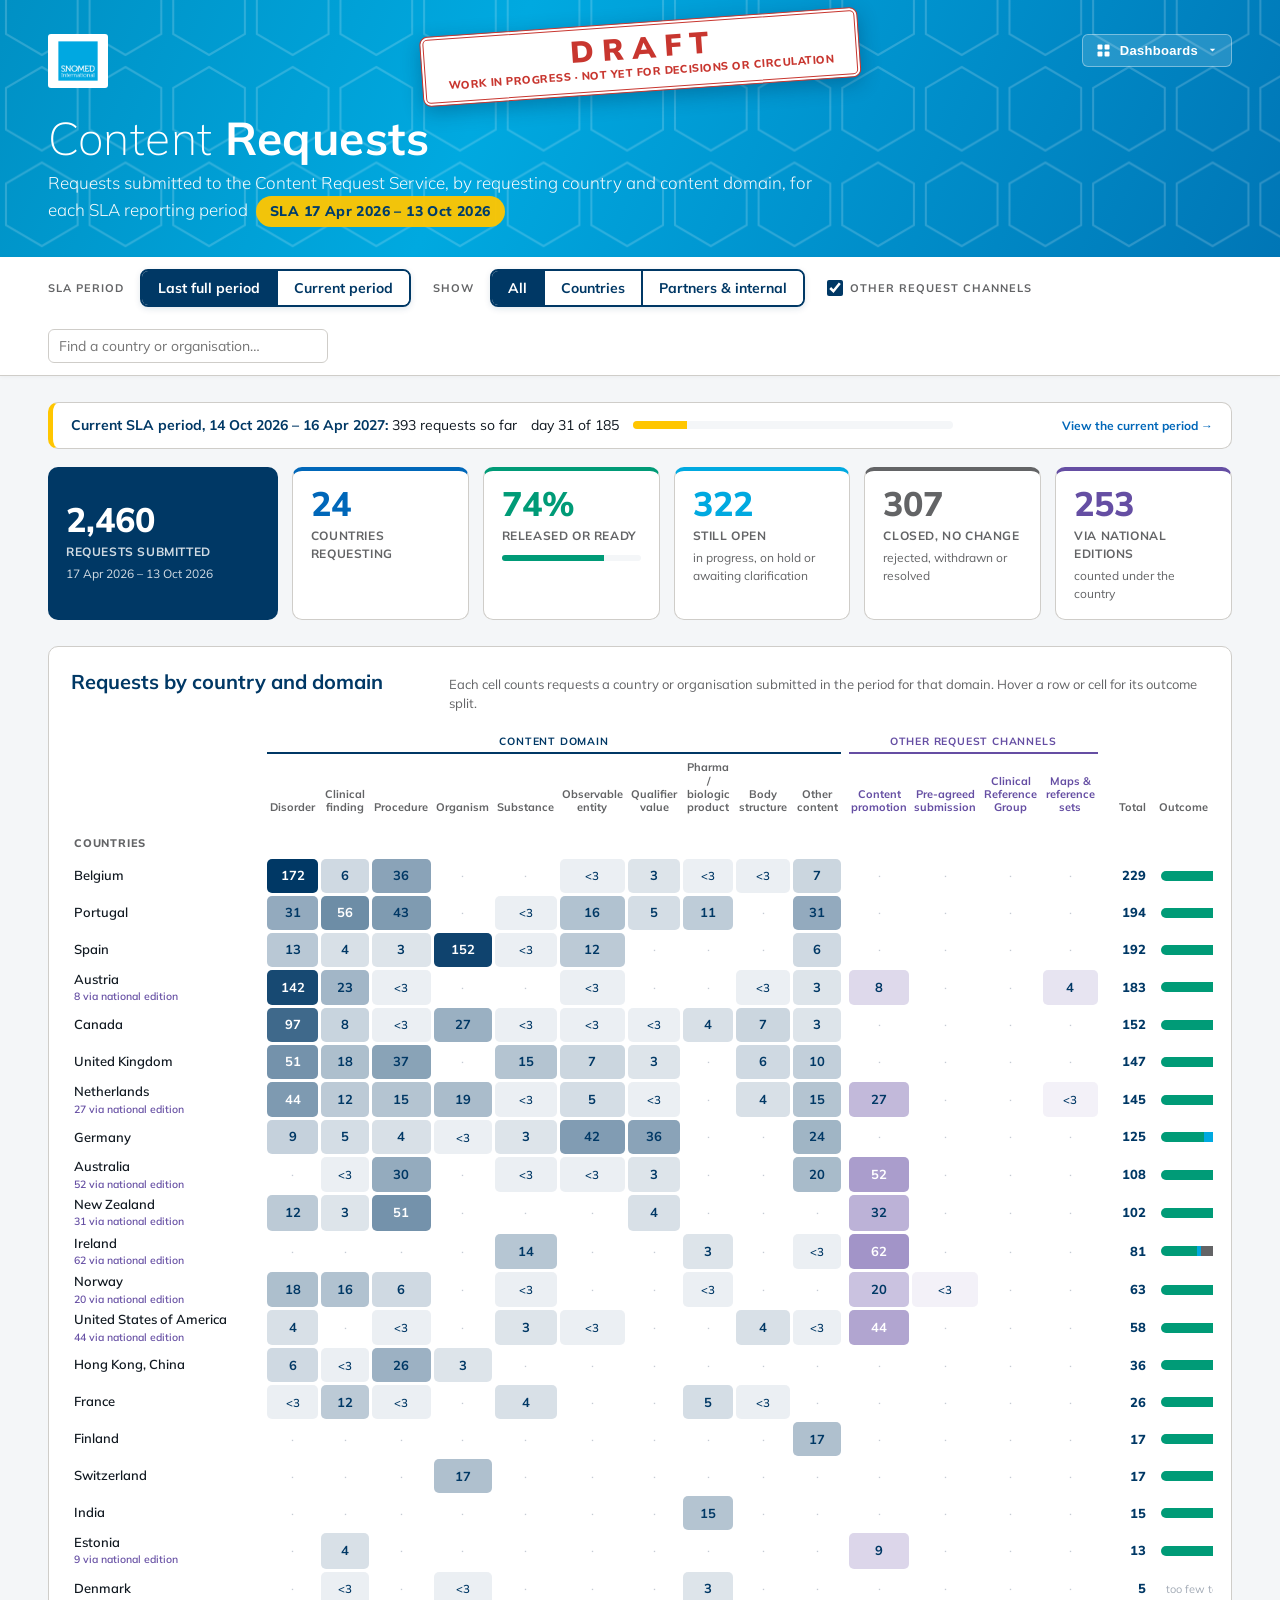
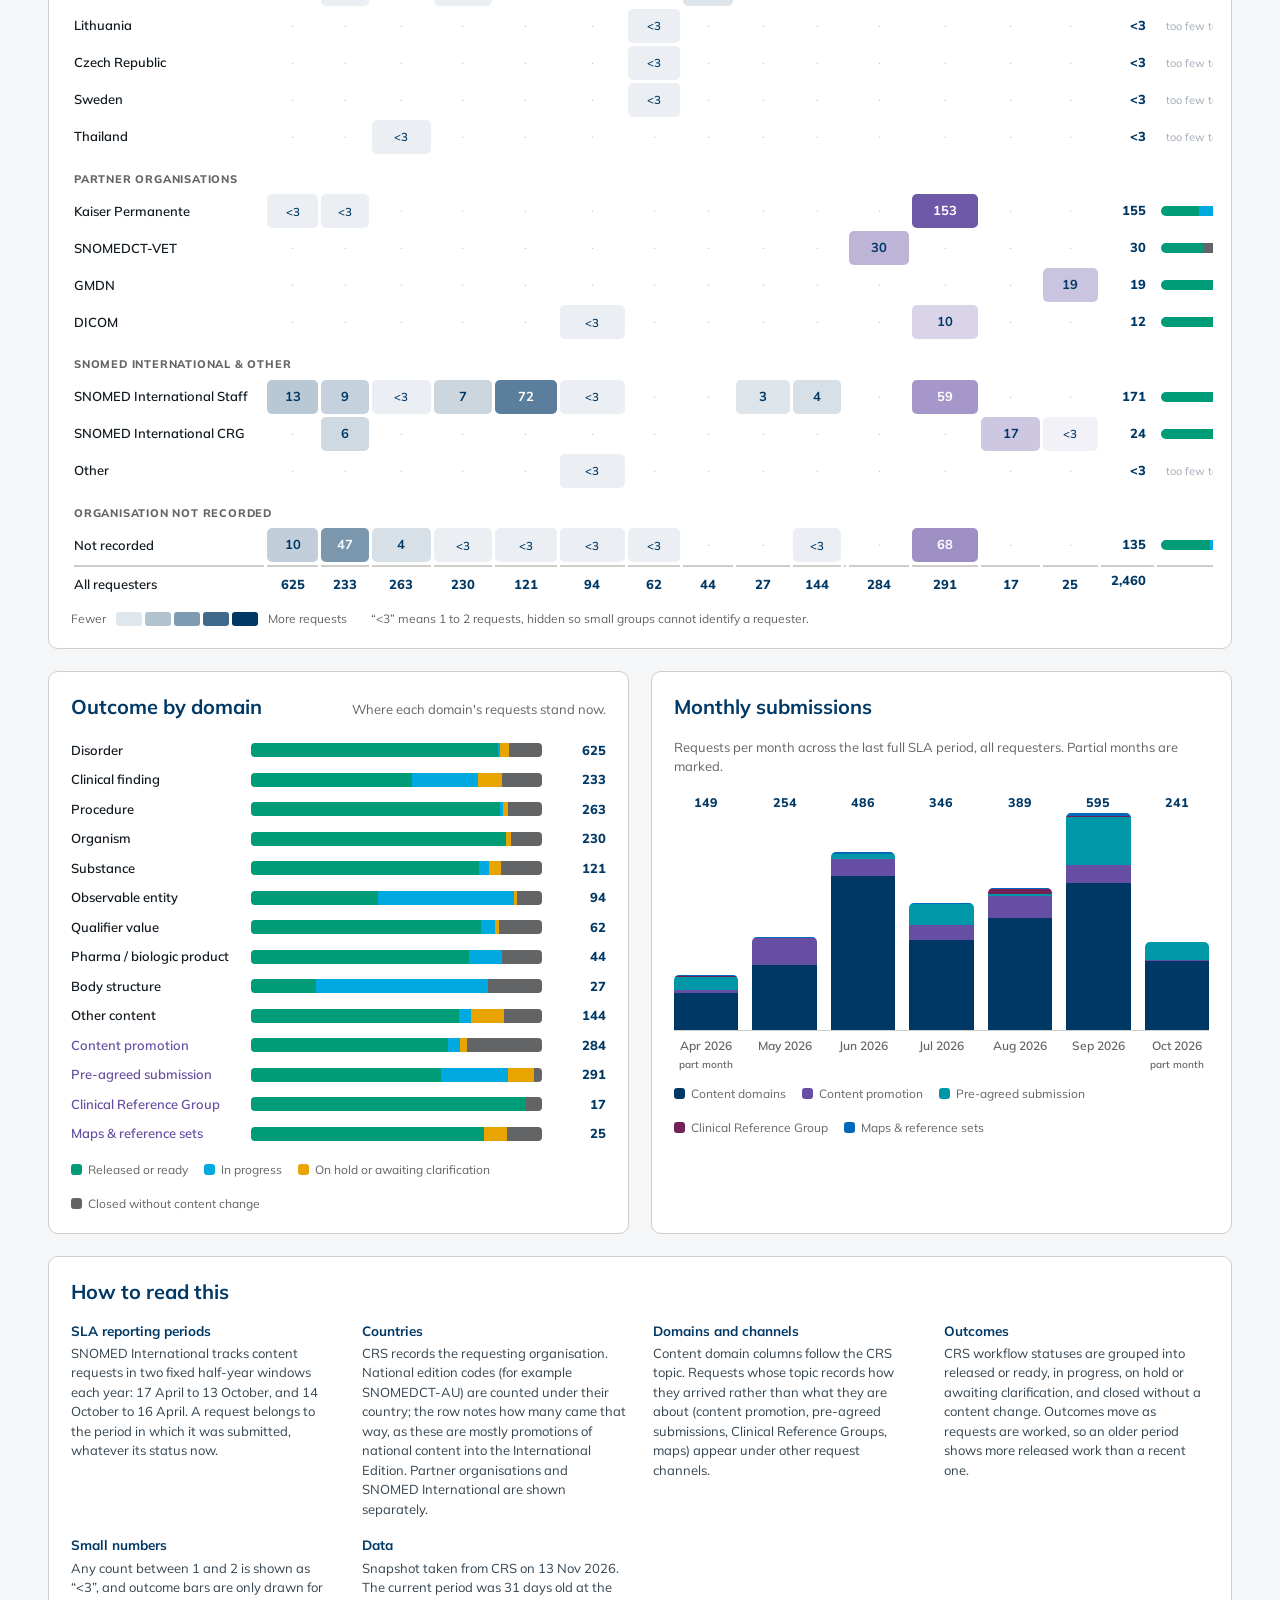
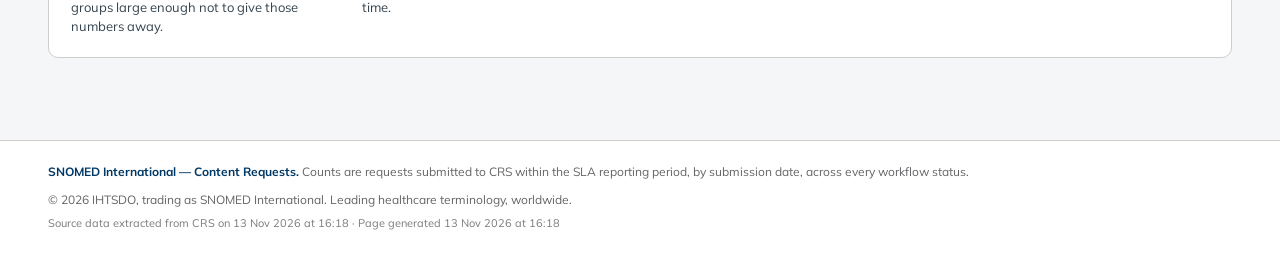
<file: dashboards/crs-requests.html>
<!DOCTYPE html>
<html lang="en">
<head>
<meta charset="UTF-8">
<meta name="viewport" content="width=device-width, initial-scale=1.0">
<title>DRAFT · Content Requests — SNOMED International</title>
<link rel="icon" type="image/png" sizes="64x64" href="[data-uri]">
<link rel="preconnect" href="https://fonts.googleapis.com">
<link rel="preconnect" href="https://fonts.gstatic.com" crossorigin>
<link href="https://fonts.googleapis.com/css2?family=Mulish:wght@200;300;400;600;700;800&display=swap" rel="stylesheet">
<style>
:root{
  --clinical:#00A9E0; --navy:#003865; --gold:#FFC600;
  --research:#009B77; --tooling:#0097A9; --education:#654EA3; --adoption:#722257; --blue:#0067B9;
  --ink:#101820; --grey:#636466; --line:#CFCDC9; --bg:#F4F6F8; --card:#FFFFFF;
  --green:#009B77; --amber:#E8A400; --red:#C8362F; --stopped:#636466;
  --font:'Mulish','Trebuchet MS',Arial,sans-serif;
}
*{box-sizing:border-box;margin:0;padding:0}
body{font-family:var(--font);color:var(--ink);background:var(--bg);line-height:1.5;-webkit-font-smoothing:antialiased}
a{color:var(--blue);text-decoration:none}
.hero{position:relative;overflow:hidden;background:linear-gradient(115deg,#0090c4 0%,#00A9E0 38%,#0076b6 100%);color:#fff;padding:34px 48px 30px}
.hero svg.hex{position:absolute;inset:0;width:100%;height:100%;opacity:.18}
.hero-top{display:flex;justify-content:space-between;align-items:flex-start;position:relative;z-index:2}
.hero img{height:54px;background:#fff;padding:7px 10px;border-radius:3px}
.hero h1{position:relative;z-index:2;font-weight:200;font-size:46px;letter-spacing:.5px;margin-top:26px;line-height:1.05}
.hero h1 b{font-weight:700}
.hero .sub{position:relative;z-index:2;font-weight:300;font-size:17px;margin-top:8px;opacity:.95;max-width:780px}
.qbadge{display:inline-block;background:var(--gold);color:var(--navy);font-weight:800;font-size:14px;padding:5px 14px;border-radius:20px;letter-spacing:.4px}
.controls{position:sticky;top:0;z-index:30;background:#fff;border-bottom:1px solid var(--line);
  display:flex;gap:22px;align-items:center;flex-wrap:wrap;padding:12px 48px;box-shadow:0 1px 4px rgba(0,0,0,.04)}
.controls label{font-size:11px;text-transform:uppercase;letter-spacing:1px;color:var(--grey);font-weight:700;margin-right:6px}
.grpwrap{display:flex;align-items:center;gap:10px}
.search{flex:1;min-width:180px;max-width:280px}
.search input{width:100%;font-family:var(--font);font-size:14px;border:1px solid var(--line);border-radius:6px;padding:7px 10px;color:var(--ink);background:#fff}
.seg{display:flex;border:2px solid var(--navy);border-radius:8px;overflow:hidden;box-shadow:0 2px 6px rgba(0,56,101,.12)}
.seg button{font-family:var(--font);font-size:14px;font-weight:700;border:0;background:#fff;color:var(--navy);padding:8px 16px;cursor:pointer;transition:background .12s,color .12s}
.seg button:not(:last-child){border-right:2px solid var(--navy)}
.seg button:hover{background:var(--bg)}
.seg button.on{background:var(--navy);color:#fff}
.chk{display:flex;align-items:center;gap:7px;font-size:13px;font-weight:600;color:var(--navy);cursor:pointer}
.chk input{width:16px;height:16px;accent-color:var(--navy)}
.wrap{padding:26px 48px 60px;max-width:1500px;margin:0 auto}
.strip{display:flex;align-items:center;gap:14px;flex-wrap:wrap;background:#fff;border:1px solid var(--line);border-left:5px solid var(--gold);
  border-radius:10px;padding:12px 18px;margin-bottom:18px;font-size:14px}
.strip b{color:var(--navy)}
.strip .prog{flex:1;min-width:160px;max-width:320px;height:8px;background:var(--bg);border-radius:4px;overflow:hidden}
.strip .prog i{display:block;height:100%;background:var(--gold)}
.strip button{font-family:var(--font);font-size:12px;font-weight:700;color:var(--blue);background:none;border:0;cursor:pointer;margin-left:auto}
.kpis{display:grid;grid-template-columns:1.3fr repeat(5,1fr);gap:14px;margin-bottom:26px}
.kpi{background:var(--card);border:1px solid var(--line);border-radius:10px;padding:16px 18px}
.kpi .n{font-size:34px;font-weight:800;line-height:1}
.kpi .l{font-size:12px;text-transform:uppercase;letter-spacing:.6px;color:var(--grey);font-weight:700;margin-top:6px}
.kpi .s{font-size:12px;color:var(--grey);margin-top:4px}
.kpi.tot{background:var(--navy);color:#fff;border:0;display:flex;flex-direction:column;justify-content:center}
.kpi.tot .l,.kpi.tot .s{color:rgba(255,255,255,.82)}
.kpi.k-ctry .n{color:var(--blue)} .kpi.k-rel .n{color:var(--green)} .kpi.k-open .n{color:var(--clinical)} .kpi.k-closed .n{color:var(--stopped)} .kpi.k-ed .n{color:var(--education)}
.kpi.k-ctry{border-top:4px solid var(--blue)} .kpi.k-rel{border-top:4px solid var(--green)} .kpi.k-open{border-top:4px solid var(--clinical)}
.kpi.k-closed{border-top:4px solid var(--stopped)} .kpi.k-ed{border-top:4px solid var(--education)}
.kpi .bar{height:6px;background:var(--bg);border-radius:3px;margin-top:10px;overflow:hidden}
.kpi .bar i{display:block;height:100%;background:var(--green)}
.panel{background:var(--card);border:1px solid var(--line);border-radius:10px;padding:20px 22px;margin-bottom:22px}
.panel-h{display:flex;align-items:baseline;justify-content:space-between;gap:16px;flex-wrap:wrap;margin-bottom:14px}
.panel-h h2{font-weight:700;font-size:20px;color:var(--navy)}
.panel-h p{font-size:13px;color:var(--grey);max-width:760px}
.two{display:grid;grid-template-columns:1fr 1fr;gap:22px}
.two .panel{margin-bottom:22px}
/* heatmap */
.hm-scroll{overflow-x:auto;margin:0 -4px;padding:0 4px}
table.hm{border-collapse:separate;border-spacing:3px;width:100%;min-width:1180px;font-size:13px}
.hm th,.hm td{text-align:center;white-space:nowrap}
.hm thead th{font-size:11px;font-weight:700;color:var(--grey);text-transform:none;vertical-align:bottom;padding:4px 2px;line-height:1.2;white-space:normal;width:66px}
.hm thead th.sec{font-size:10.5px;letter-spacing:.8px;text-transform:uppercase;color:var(--navy);border-bottom:2px solid var(--navy);padding-bottom:5px}
.hm thead th.sec.ch{color:var(--education);border-bottom-color:var(--education)}
.hm thead th.chcol{color:var(--education)}
.hm th.rowh,.hm td.rowh{text-align:left;position:sticky;left:0;background:#fff;z-index:2;min-width:190px;max-width:230px;overflow:hidden;text-overflow:ellipsis;padding-right:8px}
.hm td.rowh{font-weight:600;color:var(--ink);cursor:default}
.hm td.rowh small{display:block;font-size:10.5px;font-weight:600;color:var(--education)}
.hm td.cell{height:34px;border-radius:5px;font-weight:700;font-variant-numeric:tabular-nums;color:var(--navy)}
.hm td.cell.zero{color:#c5cbd3;font-weight:400}
.hm td.cell.dark{color:#fff}
.hm td.cell.supp{font-weight:600;font-size:11.5px}
.hm td.gap{width:10px;padding:0}
.hm td.tot{font-weight:800;color:var(--navy);text-align:right;padding:0 8px;font-variant-numeric:tabular-nums}
.hm td.sbar{width:150px;padding-left:4px}
.sb{display:flex;height:10px;border-radius:5px;overflow:hidden;background:var(--bg)}
.sb i{display:block;height:100%}
.sb-none{font-size:11px;color:#a3abb6}
.hm tr.grp td{padding:14px 0 4px;text-align:left;font-size:11px;font-weight:800;letter-spacing:.8px;text-transform:uppercase;color:var(--grey);background:#fff;position:sticky;left:0}
.hm tr.data:hover td.rowh{color:var(--blue)}
.hm tr.data:hover td.cell{outline:1px solid rgba(0,56,101,.25)}
.hm tfoot td{font-weight:800;color:var(--navy);border-top:2px solid var(--line);padding-top:8px;font-variant-numeric:tabular-nums}
.hm-legend{display:flex;align-items:center;gap:10px;font-size:12px;color:var(--grey);margin-top:12px;flex-wrap:wrap}
.hm-legend .ramp{display:flex;gap:3px}
.hm-legend .ramp i{width:26px;height:14px;border-radius:3px;display:block}
.tip{position:fixed;z-index:60;pointer-events:none;background:var(--navy);color:#fff;font-size:12px;line-height:1.45;border-radius:8px;
  padding:10px 12px;box-shadow:0 10px 28px rgba(0,30,60,.3);max-width:280px;opacity:0;transition:opacity .1s}
.tip.on{opacity:1}
.tip b{display:block;font-size:13px;margin-bottom:4px}
.tip .r{display:flex;justify-content:space-between;gap:16px}
.tip .r span:first-child{display:flex;align-items:center;gap:6px}
.tip .r i{width:9px;height:9px;border-radius:2px;display:inline-block}
/* outcome bars */
.ob{display:grid;grid-template-columns:170px 1fr 54px;gap:10px;align-items:center;font-size:13px;padding:5px 0}
.ob .nm{font-weight:600;color:var(--ink);overflow:hidden;text-overflow:ellipsis;white-space:nowrap}
.ob .nm.ch{color:var(--education)}
.ob .sb{height:14px;border-radius:4px}
.ob .n{text-align:right;font-weight:800;color:var(--navy);font-variant-numeric:tabular-nums}
.legend{display:flex;gap:16px;flex-wrap:wrap;margin-top:12px;font-size:12px;color:var(--grey)}
.legend span{display:flex;align-items:center;gap:6px}
.legend i{width:11px;height:11px;border-radius:3px;display:inline-block}
/* trend */
.tr{display:flex;align-items:flex-end;gap:14px;height:240px;padding-top:22px;border-bottom:1px solid var(--line)}
.tr .col{flex:1;display:flex;flex-direction:column;justify-content:flex-end;align-items:stretch;height:100%;position:relative}
.tr .stack{display:flex;flex-direction:column-reverse;border-radius:5px 5px 0 0;overflow:hidden}
.tr .stack i{display:block}
.tr .lbl{position:absolute;top:-20px;left:0;right:0;text-align:center;font-weight:800;font-size:12.5px;color:var(--navy)}
.tr-x{display:flex;gap:14px;margin-top:6px}
.tr-x span{flex:1;text-align:center;font-size:12px;font-weight:600;color:var(--grey)}
.note{font-size:12.5px;color:var(--grey);margin-top:10px}
.howto{display:grid;grid-template-columns:repeat(auto-fit,minmax(260px,1fr));gap:16px 26px;font-size:13px;color:#33434f}
.howto h3{font-size:13.5px;color:var(--navy);margin-bottom:3px}
.empty{padding:30px;text-align:center;color:var(--grey)}
footer{padding:22px 48px 40px;color:var(--grey);font-size:12px;border-top:1px solid var(--line);background:#fff}
footer b{color:var(--navy)}
.genstamp{margin-top:6px;font-size:11px;color:var(--grey);opacity:.85}
@media(max-width:1100px){.kpis{grid-template-columns:repeat(3,1fr)}.two{grid-template-columns:1fr}
  .hero,.controls,.wrap,footer{padding-left:22px;padding-right:22px}}
@media(max-width:640px){.controls{position:static}.kpis{grid-template-columns:repeat(2,1fr)}.hero h1{font-size:36px}.ob{grid-template-columns:120px 1fr 44px}}
@media print{.controls{position:static}.tip{display:none}}
</style>
</head>
<body>
<header class="hero">
  <svg class="hex" viewBox="0 0 1200 300" preserveAspectRatio="xMidYMid slice" aria-hidden="true">
    <defs><pattern id="h" width="56" height="64" patternUnits="userSpaceOnUse" patternTransform="scale(1.4)">
      <path d="M28 2 L52 16 L52 44 L28 58 L4 44 L4 16 Z" fill="none" stroke="#fff" stroke-width="1.4"/>
    </pattern></defs>
    <rect width="1200" height="300" fill="url(#h)"/>
  </svg>
  <div class="hero-top">
    <img src="[data-uri]" alt="SNOMED International">
    
<style>
.dnav{position:relative;display:inline-block;z-index:50;font-family:inherit}
.dnav-btn{display:inline-flex;align-items:center;gap:9px;cursor:pointer;
  background:rgba(255,255,255,.14);border:1px solid rgba(255,255,255,.38);
  color:#fff;font-size:13px;font-weight:600;letter-spacing:.3px;
  padding:8px 13px;border-radius:6px;transition:background .15s}
.dnav-btn:hover{background:rgba(255,255,255,.26)}
.dnav-btn svg{display:block;fill:currentColor}
.dnav-btn .dnav-chev{transition:transform .18s}
.dnav.open .dnav-btn .dnav-chev{transform:rotate(180deg)}
.dnav-menu{position:fixed;min-width:264px;max-width:340px;background:#fff;
  border:1px solid #e2e8f0;border-radius:9px;box-shadow:0 12px 36px rgba(0,32,64,.28);
  padding:6px;z-index:2147483000;opacity:0;visibility:hidden;transform:translateY(-6px);
  transition:opacity .15s,transform .15s}
.dnav-menu.open{opacity:1;visibility:visible;transform:translateY(0)}
.dnav-head{font-size:11px;font-weight:700;letter-spacing:.6px;text-transform:uppercase;
  color:#8a94a6;padding:8px 10px 6px}
.dnav-item{display:flex;align-items:flex-start;gap:10px;padding:9px 10px;border-radius:6px;
  text-decoration:none;color:#0a2540;font-size:14px;font-weight:600;line-height:1.25}
.dnav-item small{display:block;font-weight:400;font-size:11.5px;color:#8a94a6;margin-top:2px}
.dnav-item .dnav-dot{width:8px;height:8px;margin-top:5px;border-radius:50%;
  background:#00A9E0;flex:0 0 auto}
.dnav-item:hover{background:#eef4fb}
.dnav-current{cursor:default}
.dnav-current:hover{background:transparent}
.dnav-current .dnav-dot{background:#c3ccd8}
.dnav-current .dnav-lbl{color:#8a94a6}
.dnav-home{color:#003865;border-bottom:1px solid #eef1f4;border-radius:6px 6px 0 0;margin-bottom:4px}
.dnav-home svg{width:15px;height:15px;margin-top:1px;fill:#003865;flex:0 0 auto}
.dnav-tag{margin-left:auto;align-self:center;font-size:10px;font-weight:700;
  letter-spacing:.4px;text-transform:uppercase;color:#8a94a6;
  border:1px solid #d5dce6;border-radius:4px;padding:2px 6px;white-space:nowrap}
</style>
<div class="dnav" id="dnav"><button class="dnav-btn" type="button" aria-haspopup="true" aria-expanded="false"><svg width="15" height="15" viewBox="0 0 20 20" aria-hidden="true"><rect x="2" y="2" width="6.6" height="6.6" rx="1.3"/><rect x="11.4" y="2" width="6.6" height="6.6" rx="1.3"/><rect x="2" y="11.4" width="6.6" height="6.6" rx="1.3"/><rect x="11.4" y="11.4" width="6.6" height="6.6" rx="1.3"/></svg><span>Dashboards</span><svg class="dnav-chev" width="11" height="11" viewBox="0 0 20 20" aria-hidden="true"><path d="M5 7l5 5 5-5z"/></svg></button><div class="dnav-menu" role="menu"><div class="dnav-head">SNOMED International dashboards</div><a class="dnav-item dnav-home" href="index.html"><svg viewBox="0 0 20 20" aria-hidden="true"><path d="M10 2.5 2 9.2h2.3V17h4.2v-4.6h3V17h4.2V9.2H18z"/></svg><span>All dashboards<small>Landing page</small></span></a><a class="dnav-item" href="content-roadmap.html" target="_blank" rel="noopener"><span class="dnav-dot"></span><span>Content Development Roadmap<small>SNOMED CT content priorities and delivery timelines, across six tabbed views with glossary</small></span></a><a class="dnav-item" href="strategic-deliverables.html" target="_blank" rel="noopener"><span class="dnav-dot"></span><span>Strategic Deliverables<small>RAG status of strategic work items for the current reporting cycle, grouped by theme</small></span></a><a class="dnav-item" href="technical-roadmap.html" target="_blank" rel="noopener"><span class="dnav-dot"></span><span>Technical Roadmap<small>The three-year technology roadmap alongside day-to-day delivery, support, releases and service availability</small></span></a><span class="dnav-item dnav-current"><span class="dnav-dot"></span><span class="dnav-lbl">Content Requests<small>Content requests submitted in each SLA reporting period, by requesting country and content domain, with where they stand now</small></span><span class="dnav-tag">You are here</span></span></div></div>
<script>
(function(){
  var root=document.getElementById('dnav');
  if(!root)return;
  var btn=root.querySelector('.dnav-btn'),menu=root.querySelector('.dnav-menu');
  // Lift the menu to <body> so it is not trapped inside the header's stacking
  // context — the sticky tabs/controls bars would otherwise paint over it and
  // swallow the clicks.
  document.body.appendChild(menu);
  function place(){var r=btn.getBoundingClientRect();
    menu.style.top=(r.bottom+8)+'px';
    menu.style.left='auto';menu.style.right=(document.documentElement.clientWidth-r.right)+'px';}
  function open(){root.classList.add('open');menu.classList.add('open');btn.setAttribute('aria-expanded','true');place();}
  function close(){root.classList.remove('open');menu.classList.remove('open');btn.setAttribute('aria-expanded','false');}
  btn.addEventListener('click',function(e){e.stopPropagation();
    root.classList.contains('open')?close():open();});
  menu.addEventListener('click',function(e){if(e.target.closest('a'))close();});
  document.addEventListener('click',function(e){
    if(!root.contains(e.target)&&!menu.contains(e.target))close();});
  document.addEventListener('keydown',function(e){if(e.key==='Escape')close();});
  window.addEventListener('resize',function(){if(root.classList.contains('open'))place();});
  window.addEventListener('scroll',function(){if(root.classList.contains('open'))place();},true);
})();
</script>

  </div>
  <h1>Content <b>Requests</b></h1>
  <div class="sub">Requests submitted to the Content Request Service, by requesting country and content domain, for each SLA reporting period &nbsp;<span class="qbadge" id="qbadge">SLA 17 Apr 2026 – 13 Oct 2026</span></div>
  
<style>
.dstamp{position:absolute;top:22px;left:50%;z-index:6;transform:translateX(-50%) rotate(-4deg);
  display:flex;flex-direction:column;align-items:center;gap:2px;pointer-events:none;
  background:#fff;color:#C8362F;border:4px double #C8362F;border-radius:8px;
  padding:6px 22px 7px;box-shadow:0 6px 20px rgba(0,30,60,.30);font-family:inherit;text-align:center}
.dstamp b{font-size:30px;font-weight:900;letter-spacing:9px;line-height:1;margin-right:-9px}
.dstamp span{font-size:11px;font-weight:800;letter-spacing:.5px;text-transform:uppercase;white-space:nowrap}
@media(max-width:900px){
  .dstamp{position:relative;top:auto;left:auto;transform:rotate(-2deg);width:max-content;max-width:100%;
    margin:18px auto 4px}
  .dstamp span{white-space:normal}
}
@media print{.dstamp{box-shadow:none}}
</style>
<div class="dstamp" role="note" aria-label="Draft: Work in progress · not yet for decisions or circulation"><b>DRAFT</b><span>Work in progress · not yet for decisions or circulation</span></div>
</header>
<div class="controls">
  <div class="grpwrap"><label>SLA period</label><span class="seg" id="per"></span></div>
  <div class="grpwrap"><label>Show</label>
    <span class="seg" id="rows">
      <button data-g="" class="on">All</button>
      <button data-g="country">Countries</button>
      <button data-g="other">Partners &amp; internal</button>
    </span>
  </div>
  <label class="chk"><input type="checkbox" id="chan" checked> Other request channels</label>
  <div class="search"><input id="fsearch" placeholder="Find a country or organisation…" aria-label="Find a country or organisation"></div>
</div>
<div class="wrap">
  <div id="strip"></div>
  <div class="kpis" id="kpis"></div>
  <section class="panel">
    <div class="panel-h">
      <h2>Requests by country and domain</h2>
      <p>Each cell counts requests a country or organisation submitted in the period for that domain. Hover a row or cell for its outcome split.</p>
    </div>
    <div class="hm-scroll"><table class="hm" id="hm"></table></div>
    <div class="hm-legend" id="hmleg"></div>
  </section>
  <div class="two">
    <section class="panel">
      <div class="panel-h"><h2>Outcome by domain</h2><p>Where each domain's requests stand now.</p></div>
      <div id="outcome"></div>
      <div class="legend" id="slegend"></div>
    </section>
    <section class="panel">
      <div class="panel-h"><h2>Monthly submissions</h2><p id="trnote"></p></div>
      <div class="tr" id="trend"></div>
      <div class="tr-x" id="trx"></div>
      <div class="legend" id="tlegend"></div>
    </section>
  </div>
  <section class="panel">
    <div class="panel-h"><h2>How to read this</h2></div>
    <div class="howto" id="howto"></div>
  </section>
</div>
<div class="tip" id="tip"></div>
<footer>
  <b>SNOMED International — Content Requests.</b> Counts are requests submitted to CRS within the SLA reporting period, by submission date, across every workflow status.
  <div style="margin-top:10px">© 2026 IHTSDO, trading as SNOMED International. Leading healthcare terminology, worldwide.</div>
  <div class="genstamp">Source data extracted from CRS on 13 Nov 2026 at 16:18 · Page generated 13 Nov 2026 at 16:18</div>
</footer>
<script>
const DATA = {"pulled": "13 Nov 2026", "threshold": 3, "periods": [{"label": "17 Apr 2026 – 13 Oct 2026", "complete": true, "days_elapsed": 180, "days_total": 180, "kpis": {"total": 2460, "countries": 24, "released": 1831, "released_pct": 74, "open": 322, "closed": 307, "via_edition": 253}, "rows": [{"name": "Belgium", "group": "country", "total": 229, "edition": 0, "cells": [172, 6, 36, 0, 0, "\u003c3", 3, "\u003c3", "\u003c3", 7, 0, 0, 0, 0], "heat": [1.0, 0.187, 0.457, 0, 0, 0.08, 0.132, 0.08, 0.08, 0.202, 0, 0, 0, 0], "status": {"released": 205, "progress": 5, "waiting": "\u003c3", "closed": 17}, "bar": [89.5, 2.2, 0.9, 7.4]}, {"name": "Portugal", "group": "country", "total": 194, "edition": 0, "cells": [31, 56, 43, 0, "\u003c3", 16, 5, 11, 0, 31, 0, 0, 0, 0], "heat": [0.425, 0.571, 0.5, 0, 0.08, 0.305, 0.17, 0.253, 0, 0.425, 0, 0, 0, 0], "status": {"released": 132, "progress": 7, "waiting": 17, "closed": 38}, "bar": [68.0, 3.6, 8.8, 19.6]}, {"name": "Spain", "group": "country", "total": 192, "edition": 0, "cells": [13, 4, 3, 152, "\u003c3", 12, 0, 0, 0, 6, 0, 0, 0, 0], "heat": [0.275, 0.152, 0.132, 0.94, 0.08, 0.264, 0, 0, 0, 0.187, 0, 0, 0, 0], "status": {"released": 160, "progress": 4, "waiting": 5, "closed": 23}, "bar": [83.3, 2.1, 2.6, 12.0]}, {"name": "Austria", "group": "country", "total": 183, "edition": 8, "cells": [142, 23, "\u003c3", 0, 0, "\u003c3", 0, 0, "\u003c3", 3, 8, 0, 0, 4], "heat": [0.909, 0.366, 0.08, 0, 0, 0.08, 0, 0, 0.08, 0.132, 0.216, 0, 0, 0.152], "status": {"released": 133, "progress": 4, "waiting": 12, "closed": 34}, "bar": [72.7, 2.2, 6.6, 18.6]}, {"name": "Canada", "group": "country", "total": 152, "edition": 0, "cells": [97, 8, "\u003c3", 27, "\u003c3", "\u003c3", "\u003c3", 4, 7, 3, 0, 0, 0, 0], "heat": [0.751, 0.216, 0.08, 0.396, 0.08, 0.08, 0.08, 0.152, 0.202, 0.132, 0, 0, 0, 0], "status": {"released": 140, "progress": 6, "waiting": 0, "closed": 6}, "bar": [92.1, 3.9, 0.0, 3.9]}, {"name": "United Kingdom", "group": "country", "total": 147, "edition": 0, "cells": [51, 18, 37, 0, 15, 7, 3, 0, 6, 10, 0, 0, 0, 0], "heat": [0.545, 0.323, 0.464, 0, 0.295, 0.202, 0.132, 0, 0.187, 0.241, 0, 0, 0, 0], "status": {"released": 117, "progress": 7, "waiting": 4, "closed": 19}, "bar": [79.6, 4.8, 2.7, 12.9]}, {"name": "Netherlands", "group": "country", "total": 145, "edition": 27, "cells": [44, 12, 15, 19, "\u003c3", 5, "\u003c3", 0, 4, 15, 27, 0, 0, "\u003c3"], "heat": [0.506, 0.264, 0.295, 0.332, 0.08, 0.17, 0.08, 0, 0.152, 0.295, 0.396, 0, 0, 0.08], "status": {"released": 105, "progress": 5, "waiting": 4, "closed": 31}, "bar": [72.4, 3.4, 2.8, 21.4]}, {"name": "Germany", "group": "country", "total": 125, "edition": 0, "cells": [9, 5, 4, "\u003c3", 3, 42, 36, 0, 0, 24, 0, 0, 0, 0], "heat": [0.229, 0.17, 0.152, 0.08, 0.132, 0.494, 0.457, 0, 0, 0.374, 0, 0, 0, 0], "status": {"released": 62, "progress": 41, "waiting": 16, "closed": 6}, "bar": [49.6, 32.8, 12.8, 4.8]}, {"name": "Australia", "group": "country", "total": 108, "edition": 52, "cells": [0, "\u003c3", 30, 0, "\u003c3", "\u003c3", 3, 0, 0, 20, 52, 0, 0, 0], "heat": [0, 0.08, 0.418, 0, 0.08, 0.08, 0.132, 0, 0, 0.341, 0.55, 0, 0, 0], "status": {"released": 81, "progress": 12, "waiting": 3, "closed": 12}, "bar": [75.0, 11.1, 2.8, 11.1]}, {"name": "New Zealand", "group": "country", "total": 102, "edition": 31, "cells": [12, 3, 51, 0, 0, 0, 4, 0, 0, 0, 32, 0, 0, 0], "heat": [0.264, 0.132, 0.545, 0, 0, 0, 0.152, 0, 0, 0, 0.431, 0, 0, 0], "status": {"released": 89, "progress": 0, "waiting": 3, "closed": 10}, "bar": [87.3, 0.0, 2.9, 9.8]}, {"name": "Ireland", "group": "country", "total": 81, "edition": 62, "cells": [0, 0, 0, 0, 14, 0, 0, 3, 0, "\u003c3", 62, 0, 0, 0], "heat": [0, 0, 0, 0, 0.285, 0, 0, 0.132, 0, 0.08, 0.6, 0, 0, 0], "status": {"released": 34, "progress": 3, "waiting": 0, "closed": 44}, "bar": [42.0, 3.7, 0.0, 54.3]}, {"name": "Norway", "group": "country", "total": 63, "edition": 20, "cells": [18, 16, 6, 0, "\u003c3", 0, 0, "\u003c3", 0, 0, 20, "\u003c3", 0, 0], "heat": [0.323, 0.305, 0.187, 0, 0.08, 0, 0, 0.08, 0, 0, 0.341, 0.08, 0, 0], "status": {"released": 58, "progress": 0, "waiting": 0, "closed": 5}, "bar": [92.1, 0.0, 0.0, 7.9]}, {"name": "United States of America", "group": "country", "total": 58, "edition": 44, "cells": [4, 0, "\u003c3", 0, 3, "\u003c3", 0, 0, 4, "\u003c3", 44, 0, 0, 0], "heat": [0.152, 0, 0.08, 0, 0.132, 0.08, 0, 0, 0.152, 0.08, 0.506, 0, 0, 0], "status": {"released": 48, "progress": 3, "waiting": 3, "closed": 4}, "bar": [82.8, 5.2, 5.2, 6.9]}, {"name": "Hong Kong, China", "group": "country", "total": 36, "edition": 0, "cells": [6, "\u003c3", 26, 3, 0, 0, 0, 0, 0, 0, 0, 0, 0, 0], "heat": [0.187, 0.08, 0.389, 0.132, 0, 0, 0, 0, 0, 0, 0, 0, 0, 0], "status": {"released": 32, "progress": 0, "waiting": 0, "closed": 4}, "bar": [88.9, 0.0, 0.0, 11.1]}, {"name": "France", "group": "country", "total": 26, "edition": 0, "cells": ["\u003c3", 12, "\u003c3", 0, 4, 0, 0, 5, "\u003c3", 0, 0, 0, 0, 0], "heat": [0.08, 0.264, 0.08, 0, 0.152, 0, 0, 0.17, 0.08, 0, 0, 0, 0, 0], "status": {"released": 18, "progress": 6, "waiting": 0, "closed": "\u003c3"}, "bar": [69.2, 23.1, 0.0, 7.7]}, {"name": "Finland", "group": "country", "total": 17, "edition": 0, "cells": [0, 0, 0, 0, 0, 0, 0, 0, 0, 17, 0, 0, 0, 0], "heat": [0, 0, 0, 0, 0, 0, 0, 0, 0, 0.314, 0, 0, 0, 0], "status": {"released": 14, "progress": "\u003c3", "waiting": 0, "closed": "\u003c3"}, "bar": [82.4, 11.8, 0.0, 5.9]}, {"name": "Switzerland", "group": "country", "total": 17, "edition": 0, "cells": [0, 0, 0, 17, 0, 0, 0, 0, 0, 0, 0, 0, 0, 0], "heat": [0, 0, 0, 0.314, 0, 0, 0, 0, 0, 0, 0, 0, 0, 0], "status": {"released": 16, "progress": 0, "waiting": 0, "closed": "\u003c3"}, "bar": [94.1, 0.0, 0.0, 5.9]}, {"name": "India", "group": "country", "total": 15, "edition": 0, "cells": [0, 0, 0, 0, 0, 0, 0, 15, 0, 0, 0, 0, 0, 0], "heat": [0, 0, 0, 0, 0, 0, 0, 0.295, 0, 0, 0, 0, 0, 0], "status": {"released": 15, "progress": 0, "waiting": 0, "closed": 0}, "bar": [100.0, 0.0, 0.0, 0.0]}, {"name": "Estonia", "group": "country", "total": 13, "edition": 9, "cells": [0, 4, 0, 0, 0, 0, 0, 0, 0, 0, 9, 0, 0, 0], "heat": [0, 0.152, 0, 0, 0, 0, 0, 0, 0, 0, 0.229, 0, 0, 0], "status": {"released": 8, "progress": 0, "waiting": 5, "closed": 0}, "bar": [61.5, 0.0, 38.5, 0.0]}, {"name": "Denmark", "group": "country", "total": 5, "edition": 0, "cells": [0, "\u003c3", 0, "\u003c3", 0, 0, 0, 3, 0, 0, 0, 0, 0, 0], "heat": [0, 0.08, 0, 0.08, 0, 0, 0, 0.132, 0, 0, 0, 0, 0, 0], "status": {"released": 4, "progress": 0, "waiting": 0, "closed": "\u003c3"}, "bar": null}, {"name": "Lithuania", "group": "country", "total": "\u003c3", "edition": 0, "cells": [0, 0, 0, 0, 0, 0, "\u003c3", 0, 0, 0, 0, 0, 0, 0], "heat": [0, 0, 0, 0, 0, 0, 0.08, 0, 0, 0, 0, 0, 0, 0], "status": {"released": "\u003c3", "progress": 0, "waiting": 0, "closed": "\u003c3"}, "bar": null}, {"name": "Czech Republic", "group": "country", "total": "\u003c3", "edition": 0, "cells": [0, 0, 0, 0, 0, 0, "\u003c3", 0, 0, 0, 0, 0, 0, 0], "heat": [0, 0, 0, 0, 0, 0, 0.08, 0, 0, 0, 0, 0, 0, 0], "status": {"released": 0, "progress": 0, "waiting": 0, "closed": "\u003c3"}, "bar": null}, {"name": "Sweden", "group": "country", "total": "\u003c3", "edition": 0, "cells": [0, 0, 0, 0, 0, 0, "\u003c3", 0, 0, 0, 0, 0, 0, 0], "heat": [0, 0, 0, 0, 0, 0, 0.08, 0, 0, 0, 0, 0, 0, 0], "status": {"released": "\u003c3", "progress": 0, "waiting": 0, "closed": 0}, "bar": null}, {"name": "Thailand", "group": "country", "total": "\u003c3", "edition": 0, "cells": [0, 0, "\u003c3", 0, 0, 0, 0, 0, 0, 0, 0, 0, 0, 0], "heat": [0, 0, 0.08, 0, 0, 0, 0, 0, 0, 0, 0, 0, 0, 0], "status": {"released": "\u003c3", "progress": 0, "waiting": 0, "closed": 0}, "bar": null}, {"name": "Kaiser Permanente", "group": "partner", "total": 155, "edition": 0, "cells": ["\u003c3", "\u003c3", 0, 0, 0, 0, 0, 0, 0, 0, 0, 153, 0, 0], "heat": [0.08, 0.08, 0, 0, 0, 0, 0, 0, 0, 0, 0, 0.943, 0, 0], "status": {"released": 68, "progress": 57, "waiting": 25, "closed": 5}, "bar": [43.9, 36.8, 16.1, 3.2]}, {"name": "SNOMEDCT-VET", "group": "partner", "total": 30, "edition": 0, "cells": [0, 0, 0, 0, 0, 0, 0, 0, 0, 0, 30, 0, 0, 0], "heat": [0, 0, 0, 0, 0, 0, 0, 0, 0, 0, 0.418, 0, 0, 0], "status": {"released": 15, "progress": 0, "waiting": 0, "closed": 15}, "bar": [50.0, 0.0, 0.0, 50.0]}, {"name": "GMDN", "group": "partner", "total": 19, "edition": 0, "cells": [0, 0, 0, 0, 0, 0, 0, 0, 0, 0, 0, 0, 0, 19], "heat": [0, 0, 0, 0, 0, 0, 0, 0, 0, 0, 0, 0, 0, 0.332], "status": {"released": 17, "progress": 0, "waiting": 0, "closed": "\u003c3"}, "bar": [89.5, 0.0, 0.0, 10.5]}, {"name": "DICOM", "group": "partner", "total": 12, "edition": 0, "cells": [0, 0, 0, 0, 0, "\u003c3", 0, 0, 0, 0, 0, 10, 0, 0], "heat": [0, 0, 0, 0, 0, 0.08, 0, 0, 0, 0, 0, 0.241, 0, 0], "status": {"released": 10, "progress": 0, "waiting": 0, "closed": "\u003c3"}, "bar": [83.3, 0.0, 0.0, 16.7]}, {"name": "SNOMED International Staff", "group": "internal", "total": 171, "edition": 0, "cells": [13, 9, "\u003c3", 7, 72, "\u003c3", 0, 0, 3, 4, 0, 59, 0, 0], "heat": [0.275, 0.229, 0.08, 0.202, 0.647, 0.08, 0, 0, 0.132, 0.152, 0, 0.586, 0, 0], "status": {"released": 151, "progress": "\u003c3", "waiting": 0, "closed": 19}, "bar": [88.3, 0.6, 0.0, 11.1]}, {"name": "SNOMED International CRG", "group": "internal", "total": 24, "edition": 0, "cells": [0, 6, 0, 0, 0, 0, 0, 0, 0, 0, 0, 0, 17, "\u003c3"], "heat": [0, 0.187, 0, 0, 0, 0, 0, 0, 0, 0, 0, 0, 0.314, 0.08], "status": {"released": 20, "progress": 0, "waiting": 3, "closed": "\u003c3"}, "bar": [83.3, 0.0, 12.5, 4.2]}, {"name": "Other", "group": "internal", "total": "\u003c3", "edition": 0, "cells": [0, 0, 0, 0, 0, "\u003c3", 0, 0, 0, 0, 0, 0, 0, 0], "heat": [0, 0, 0, 0, 0, 0.08, 0, 0, 0, 0, 0, 0, 0, 0], "status": {"released": 0, "progress": "\u003c3", "waiting": 0, "closed": 0}, "bar": null}, {"name": "Not recorded", "group": "unattributed", "total": 135, "edition": 0, "cells": [10, 47, 4, "\u003c3", "\u003c3", "\u003c3", "\u003c3", 0, 0, "\u003c3", 0, 68, 0, 0], "heat": [0.241, 0.523, 0.152, 0.08, 0.08, 0.08, 0.08, 0, 0, 0.08, 0, 0.629, 0, 0], "status": {"released": 76, "progress": 54, "waiting": "\u003c3", "closed": 3}, "bar": [56.3, 40.0, 1.5, 2.2]}], "columns": [{"total": 625, "status": {"released": 530, "progress": 5, "waiting": 19, "closed": 71}, "bar": [84.8, 0.8, 3.0, 11.4]}, {"total": 233, "status": {"released": 129, "progress": 53, "waiting": 19, "closed": 32}, "bar": [55.4, 22.7, 8.2, 13.7]}, {"total": 263, "status": {"released": 225, "progress": 3, "waiting": 4, "closed": 31}, "bar": [85.6, 1.1, 1.5, 11.8]}, {"total": 230, "status": {"released": 202, "progress": 0, "waiting": 4, "closed": 24}, "bar": [87.8, 0.0, 1.7, 10.4]}, {"total": 121, "status": {"released": 95, "progress": 4, "waiting": 5, "closed": 17}, "bar": [78.5, 3.3, 4.1, 14.0]}, {"total": 94, "status": {"released": 41, "progress": 44, "waiting": "\u003c3", "closed": 8}, "bar": [43.6, 46.8, 1.1, 8.5]}, {"total": 62, "status": {"released": 49, "progress": 3, "waiting": "\u003c3", "closed": 9}, "bar": [79.0, 4.8, 1.6, 14.5]}, {"total": 44, "status": {"released": 33, "progress": 5, "waiting": 0, "closed": 6}, "bar": [75.0, 11.4, 0.0, 13.6]}, {"total": 27, "status": {"released": 6, "progress": 16, "waiting": 0, "closed": 5}, "bar": [22.2, 59.3, 0.0, 18.5]}, {"total": 144, "status": {"released": 103, "progress": 6, "waiting": 16, "closed": 19}, "bar": [71.5, 4.2, 11.1, 13.2]}, {"total": 284, "status": {"released": 192, "progress": 12, "waiting": 7, "closed": 73}, "bar": [67.6, 4.2, 2.5, 25.7]}, {"total": 291, "status": {"released": 190, "progress": 67, "waiting": 26, "closed": 8}, "bar": [65.3, 23.0, 8.9, 2.7]}, {"total": 17, "status": {"released": 16, "progress": 0, "waiting": 0, "closed": "\u003c3"}, "bar": [94.1, 0.0, 0.0, 5.9]}, {"total": 25, "status": {"released": 20, "progress": 0, "waiting": "\u003c3", "closed": 3}, "bar": [80.0, 0.0, 8.0, 12.0]}], "source_total": 2460, "counted_total": 2460}, {"label": "14 Oct 2026 – 16 Apr 2027", "complete": false, "days_elapsed": 31, "days_total": 185, "kpis": {"total": 393, "countries": 17, "released": 113, "released_pct": 29, "open": 264, "closed": 16, "via_edition": 57}, "rows": [{"name": "Portugal", "group": "country", "total": 57, "edition": 0, "cells": [0, "\u003c3", 26, 0, 0, 3, 13, 0, 0, 14, 0, 0, 0, 0], "heat": [0, 0.08, 0.653, 0, 0, 0.222, 0.462, 0, 0, 0.479, 0, 0, 0, 0], "status": {"released": 17, "progress": 17, "waiting": 22, "closed": "\u003c3"}, "bar": [29.8, 29.8, 38.6, 1.8]}, {"name": "Netherlands", "group": "country", "total": 39, "edition": 10, "cells": [7, "\u003c3", 10, "\u003c3", "\u003c3", "\u003c3", "\u003c3", 0, 0, 4, 10, 0, 0, 0], "heat": [0.339, 0.08, 0.405, 0.08, 0.08, 0.08, 0.08, 0, 0, 0.256, 0.405, 0, 0, 0], "status": {"released": 20, "progress": 8, "waiting": 9, "closed": "\u003c3"}, "bar": [51.3, 20.5, 23.1, 5.1]}, {"name": "Belgium", "group": "country", "total": 25, "edition": 0, "cells": [21, "\u003c3", "\u003c3", 0, 0, 0, 0, 0, 0, "\u003c3", 0, 0, 0, 0], "heat": [0.587, 0.08, 0.08, 0, 0, 0, 0, 0, 0, 0.08, 0, 0, 0, 0], "status": {"released": 14, "progress": 8, "waiting": 3, "closed": 0}, "bar": [56.0, 32.0, 12.0, 0.0]}, {"name": "New Zealand", "group": "country", "total": 25, "edition": 24, "cells": [0, 0, "\u003c3", 0, 0, 0, 0, 0, 0, 0, 24, 0, 0, 0], "heat": [0, 0, 0.08, 0, 0, 0, 0, 0, 0, 0, 0.627, 0, 0, 0], "status": {"released": "\u003c3", "progress": 8, "waiting": 10, "closed": 6}, "bar": [4.0, 32.0, 40.0, 24.0]}, {"name": "United Kingdom", "group": "country", "total": 22, "edition": 0, "cells": [0, 4, 8, 0, 7, "\u003c3", 0, 0, "\u003c3", 0, 0, 0, 0, 0], "heat": [0, 0.256, 0.362, 0, 0.339, 0.08, 0, 0, 0.08, 0, 0, 0, 0, 0], "status": {"released": 9, "progress": 6, "waiting": 7, "closed": 0}, "bar": [40.9, 27.3, 31.8, 0.0]}, {"name": "Australia", "group": "country", "total": 17, "edition": 17, "cells": [0, 0, 0, 0, 0, 0, 0, 0, 0, 0, 17, 0, 0, 0], "heat": [0, 0, 0, 0, 0, 0, 0, 0, 0, 0, 0.528, 0, 0, 0], "status": {"released": 5, "progress": 11, "waiting": "\u003c3", "closed": 0}, "bar": [29.4, 64.7, 5.9, 0.0]}, {"name": "Norway", "group": "country", "total": 13, "edition": 4, "cells": [5, 0, "\u003c3", 0, "\u003c3", 0, 0, 0, "\u003c3", 0, 4, 0, 0, 0], "heat": [0.286, 0, 0.08, 0, 0.08, 0, 0, 0, 0.08, 0, 0.256, 0, 0, 0], "status": {"released": 7, "progress": 4, "waiting": "\u003c3", "closed": "\u003c3"}, "bar": [53.8, 30.8, 7.7, 7.7]}, {"name": "Austria", "group": "country", "total": 10, "edition": 0, "cells": [4, 4, "\u003c3", 0, 0, 0, 0, 0, 0, 0, 0, 0, 0, 0], "heat": [0.256, 0.256, 0.08, 0, 0, 0, 0, 0, 0, 0, 0, 0, 0, 0], "status": {"released": "\u003c3", "progress": 6, "waiting": 3, "closed": 0}, "bar": [10.0, 60.0, 30.0, 0.0]}, {"name": "Canada", "group": "country", "total": 8, "edition": 0, "cells": ["\u003c3", 0, 0, "\u003c3", 0, 0, "\u003c3", 4, 0, 0, 0, 0, 0, 0], "heat": [0.08, 0, 0, 0.08, 0, 0, 0.08, 0.256, 0, 0, 0, 0, 0, 0], "status": {"released": 5, "progress": "\u003c3", "waiting": "\u003c3", "closed": 0}, "bar": null}, {"name": "Ireland", "group": "country", "total": 5, "edition": 0, "cells": [0, 0, 0, 0, 4, 0, "\u003c3", 0, 0, 0, 0, 0, 0, 0], "heat": [0, 0, 0, 0, 0.256, 0, 0.08, 0, 0, 0, 0, 0, 0, 0], "status": {"released": "\u003c3", "progress": 3, "waiting": 0, "closed": "\u003c3"}, "bar": null}, {"name": "Estonia", "group": "country", "total": 3, "edition": "\u003c3", "cells": [0, 0, 0, 0, 0, 0, "\u003c3", 0, 0, "\u003c3", "\u003c3", 0, 0, 0], "heat": [0, 0, 0, 0, 0, 0, 0.08, 0, 0, 0.08, 0.08, 0, 0, 0], "status": {"released": "\u003c3", "progress": "\u003c3", "waiting": "\u003c3", "closed": 0}, "bar": null}, {"name": "Hong Kong, China", "group": "country", "total": 3, "edition": 0, "cells": ["\u003c3", 0, "\u003c3", "\u003c3", 0, 0, 0, 0, 0, 0, 0, 0, 0, 0], "heat": [0.08, 0, 0.08, 0.08, 0, 0, 0, 0, 0, 0, 0, 0, 0, 0], "status": {"released": "\u003c3", "progress": 0, "waiting": "\u003c3", "closed": 0}, "bar": null}, {"name": "United States of America", "group": "country", "total": 3, "edition": "\u003c3", "cells": [0, 0, 0, 0, "\u003c3", 0, 0, 0, 0, "\u003c3", "\u003c3", 0, 0, 0], "heat": [0, 0, 0, 0, 0.08, 0, 0, 0, 0, 0.08, 0.08, 0, 0, 0], "status": {"released": "\u003c3", "progress": "\u003c3", "waiting": 0, "closed": 0}, "bar": null}, {"name": "Germany", "group": "country", "total": "\u003c3", "edition": 0, "cells": [0, 0, 0, 0, 0, 0, "\u003c3", 0, 0, 0, 0, 0, 0, 0], "heat": [0, 0, 0, 0, 0, 0, 0.08, 0, 0, 0, 0, 0, 0, 0], "status": {"released": 0, "progress": "\u003c3", "waiting": 0, "closed": 0}, "bar": null}, {"name": "Spain", "group": "country", "total": "\u003c3", "edition": 0, "cells": [0, 0, 0, 0, 0, 0, 0, 0, 0, "\u003c3", 0, 0, 0, 0], "heat": [0, 0, 0, 0, 0, 0, 0, 0, 0, 0.08, 0, 0, 0, 0], "status": {"released": "\u003c3", "progress": 0, "waiting": 0, "closed": "\u003c3"}, "bar": null}, {"name": "Israel", "group": "country", "total": "\u003c3", "edition": 0, "cells": [0, 0, 0, 0, 0, 0, 0, "\u003c3", 0, 0, 0, 0, 0, 0], "heat": [0, 0, 0, 0, 0, 0, 0, 0.08, 0, 0, 0, 0, 0, 0], "status": {"released": 0, "progress": 0, "waiting": "\u003c3", "closed": 0}, "bar": null}, {"name": "Lithuania", "group": "country", "total": "\u003c3", "edition": 0, "cells": [0, 0, 0, 0, 0, 0, "\u003c3", 0, 0, 0, 0, 0, 0, 0], "heat": [0, 0, 0, 0, 0, 0, 0.08, 0, 0, 0, 0, 0, 0, 0], "status": {"released": 0, "progress": "\u003c3", "waiting": 0, "closed": 0}, "bar": null}, {"name": "Kaiser Permanente", "group": "partner", "total": 61, "edition": 0, "cells": [0, 0, 0, 0, 0, 0, 0, 0, 0, 0, 0, 61, 0, 0], "heat": [0, 0, 0, 0, 0, 0, 0, 0, 0, 0, 0, 1.0, 0, 0], "status": {"released": 0, "progress": 0, "waiting": 61, "closed": 0}, "bar": [0.0, 0.0, 100.0, 0.0]}, {"name": "GMDN", "group": "partner", "total": 12, "edition": 0, "cells": [0, 0, 0, 0, 0, 0, 0, 0, 0, 0, 0, 0, 0, 12], "heat": [0, 0, 0, 0, 0, 0, 0, 0, 0, 0, 0, 0, 0, 0.444], "status": {"released": 11, "progress": 0, "waiting": 0, "closed": "\u003c3"}, "bar": [91.7, 0.0, 0.0, 8.3]}, {"name": "SNOMEDCT-VET", "group": "partner", "total": "\u003c3", "edition": 0, "cells": [0, 0, 0, 0, 0, 0, 0, 0, 0, 0, "\u003c3", 0, 0, 0], "heat": [0, 0, 0, 0, 0, 0, 0, 0, 0, 0, 0.08, 0, 0, 0], "status": {"released": "\u003c3", "progress": 0, "waiting": 0, "closed": 0}, "bar": null}, {"name": "DICOM", "group": "partner", "total": "\u003c3", "edition": 0, "cells": [0, 0, 0, 0, 0, 0, 0, 0, 0, 0, 0, "\u003c3", 0, 0], "heat": [0, 0, 0, 0, 0, 0, 0, 0, 0, 0, 0, 0.08, 0, 0], "status": {"released": "\u003c3", "progress": 0, "waiting": 0, "closed": 0}, "bar": null}, {"name": "LOINC", "group": "partner", "total": "\u003c3", "edition": 0, "cells": [0, 0, 0, 0, "\u003c3", 0, 0, 0, 0, 0, 0, 0, 0, 0], "heat": [0, 0, 0, 0, 0.08, 0, 0, 0, 0, 0, 0, 0, 0, 0], "status": {"released": "\u003c3", "progress": 0, "waiting": 0, "closed": 0}, "bar": null}, {"name": "SNOMED International CRG", "group": "internal", "total": 33, "edition": 0, "cells": [0, 33, 0, 0, 0, 0, 0, 0, 0, 0, 0, 0, 0, 0], "heat": [0, 0.736, 0, 0, 0, 0, 0, 0, 0, 0, 0, 0, 0, 0], "status": {"released": "\u003c3", "progress": 16, "waiting": 12, "closed": 3}, "bar": [6.1, 48.5, 36.4, 9.1]}, {"name": "SNOMED International Staff", "group": "internal", "total": 15, "edition": 0, "cells": [0, 0, "\u003c3", 0, 12, 0, 0, 0, "\u003c3", "\u003c3", 0, 0, 0, 0], "heat": [0, 0, 0.08, 0, 0.444, 0, 0, 0, 0.08, 0.08, 0, 0, 0, 0], "status": {"released": 9, "progress": 6, "waiting": 0, "closed": 0}, "bar": [60.0, 40.0, 0.0, 0.0]}, {"name": "Not recorded", "group": "unattributed", "total": 32, "edition": 0, "cells": ["\u003c3", "\u003c3", "\u003c3", 0, 3, 5, 0, 0, 0, 0, 0, 19, 0, 0], "heat": [0.08, 0.08, 0.08, 0, 0.222, 0.286, 0, 0, 0, 0, 0, 0.558, 0, 0], "status": {"released": "\u003c3", "progress": 6, "waiting": 24, "closed": 0}, "bar": [6.2, 18.8, 75.0, 0.0]}], "columns": [{"total": 41, "status": {"released": 22, "progress": 14, "waiting": 3, "closed": "\u003c3"}, "bar": [53.7, 34.1, 7.3, 4.9]}, {"total": 48, "status": {"released": 8, "progress": 17, "waiting": 20, "closed": 3}, "bar": [16.7, 35.4, 41.7, 6.2]}, {"total": 52, "status": {"released": 28, "progress": 13, "waiting": 10, "closed": "\u003c3"}, "bar": [53.8, 25.0, 19.2, 1.9]}, {"total": 5, "status": {"released": "\u003c3", "progress": "\u003c3", "waiting": "\u003c3", "closed": 0}, "bar": null}, {"total": 30, "status": {"released": 13, "progress": 13, "waiting": 3, "closed": "\u003c3"}, "bar": [43.3, 43.3, 10.0, 3.3]}, {"total": 11, "status": {"released": 0, "progress": "\u003c3", "waiting": 9, "closed": 0}, "bar": [0.0, 18.2, 81.8, 0.0]}, {"total": 20, "status": {"released": "\u003c3", "progress": 13, "waiting": 5, "closed": "\u003c3"}, "bar": [5.0, 65.0, 25.0, 5.0]}, {"total": 5, "status": {"released": 4, "progress": 0, "waiting": "\u003c3", "closed": 0}, "bar": null}, {"total": 5, "status": {"released": 4, "progress": "\u003c3", "waiting": 0, "closed": 0}, "bar": null}, {"total": 24, "status": {"released": 7, "progress": 5, "waiting": 11, "closed": "\u003c3"}, "bar": [29.2, 20.8, 45.8, 4.2]}, {"total": 59, "status": {"released": 13, "progress": 27, "waiting": 13, "closed": 6}, "bar": [22.0, 45.8, 22.0, 10.2]}, {"total": 81, "status": {"released": "\u003c3", "progress": 0, "waiting": 80, "closed": 0}, "bar": [1.2, 0.0, 98.8, 0.0]}, {"total": 0, "status": {"released": 0, "progress": 0, "waiting": 0, "closed": 0}, "bar": null}, {"total": 12, "status": {"released": 11, "progress": 0, "waiting": 0, "closed": "\u003c3"}, "bar": [91.7, 0.0, 0.0, 8.3]}], "source_total": 393, "counted_total": 393}], "columns": [{"name": "Disorder", "section": "domain"}, {"name": "Clinical finding", "section": "domain"}, {"name": "Procedure", "section": "domain"}, {"name": "Organism", "section": "domain"}, {"name": "Substance", "section": "domain"}, {"name": "Observable entity", "section": "domain"}, {"name": "Qualifier value", "section": "domain"}, {"name": "Pharma / biologic product", "section": "domain"}, {"name": "Body structure", "section": "domain"}, {"name": "Other content", "section": "domain"}, {"name": "Content promotion", "section": "channel"}, {"name": "Pre-agreed submission", "section": "channel"}, {"name": "Clinical Reference Group", "section": "channel"}, {"name": "Maps \u0026 reference sets", "section": "channel"}], "sections": {"domain": "Content domain", "channel": "Other request channels"}, "row_groups": [{"key": "country", "label": "Countries"}, {"key": "partner", "label": "Partner organisations"}, {"key": "internal", "label": "SNOMED International \u0026 other"}, {"key": "unattributed", "label": "Organisation not recorded"}], "status_groups": [{"key": "released", "label": "Released or ready", "colour": "#009B77"}, {"key": "progress", "label": "In progress", "colour": "#00A9E0"}, {"key": "waiting", "label": "On hold or awaiting clarification", "colour": "#E8A400"}, {"key": "closed", "label": "Closed without content change", "colour": "#636466"}], "trend": {"series": ["domain", "Content promotion", "Pre-agreed submission", "Clinical Reference Group", "Maps \u0026 reference sets"], "months": [{"label": "Apr 2026", "partial": true, "total": 149, "parts": [{"series": "domain", "n": 102, "pct": 68.5}, {"series": "Content promotion", "n": 8, "pct": 5.4}, {"series": "Pre-agreed submission", "n": 35, "pct": 23.5}, {"series": "Clinical Reference Group", "n": "\u003c3", "pct": 0.7}, {"series": "Maps \u0026 reference sets", "n": 3, "pct": 2.0}], "height": 25.0}, {"label": "May 2026", "partial": false, "total": 254, "parts": [{"series": "domain", "n": 177, "pct": 69.7}, {"series": "Content promotion", "n": 73, "pct": 28.7}, {"series": "Pre-agreed submission", "n": 0, "pct": 0.0}, {"series": "Clinical Reference Group", "n": 0, "pct": 0.0}, {"series": "Maps \u0026 reference sets", "n": 4, "pct": 1.6}], "height": 42.7}, {"label": "Jun 2026", "partial": false, "total": 486, "parts": [{"series": "domain", "n": 421, "pct": 86.6}, {"series": "Content promotion", "n": 48, "pct": 9.9}, {"series": "Pre-agreed submission", "n": 12, "pct": 2.5}, {"series": "Clinical Reference Group", "n": 0, "pct": 0.0}, {"series": "Maps \u0026 reference sets", "n": 5, "pct": 1.0}], "height": 81.7}, {"label": "Jul 2026", "partial": false, "total": 346, "parts": [{"series": "domain", "n": 245, "pct": 70.8}, {"series": "Content promotion", "n": 41, "pct": 11.8}, {"series": "Pre-agreed submission", "n": 59, "pct": 17.1}, {"series": "Clinical Reference Group", "n": 0, "pct": 0.0}, {"series": "Maps \u0026 reference sets", "n": "\u003c3", "pct": 0.3}], "height": 58.2}, {"label": "Aug 2026", "partial": false, "total": 389, "parts": [{"series": "domain", "n": 306, "pct": 78.7}, {"series": "Content promotion", "n": 61, "pct": 15.7}, {"series": "Pre-agreed submission", "n": 6, "pct": 1.5}, {"series": "Clinical Reference Group", "n": 13, "pct": 3.3}, {"series": "Maps \u0026 reference sets", "n": 3, "pct": 0.8}], "height": 65.4}, {"label": "Sep 2026", "partial": false, "total": 595, "parts": [{"series": "domain", "n": 403, "pct": 67.7}, {"series": "Content promotion", "n": 50, "pct": 8.4}, {"series": "Pre-agreed submission", "n": 130, "pct": 21.8}, {"series": "Clinical Reference Group", "n": 3, "pct": 0.5}, {"series": "Maps \u0026 reference sets", "n": 9, "pct": 1.5}], "height": 100.0}, {"label": "Oct 2026", "partial": true, "total": 241, "parts": [{"series": "domain", "n": 189, "pct": 78.4}, {"series": "Content promotion", "n": 3, "pct": 1.2}, {"series": "Pre-agreed submission", "n": 49, "pct": 20.3}, {"series": "Clinical Reference Group", "n": 0, "pct": 0.0}, {"series": "Maps \u0026 reference sets", "n": 0, "pct": 0.0}], "height": 40.5}]}, "trend_colours": {"domain": "#003865", "Content promotion": "#654EA3", "Pre-agreed submission": "#0097A9", "Clinical Reference Group": "#722257", "Maps \u0026 reference sets": "#0067B9"}};
const esc=s=>String(s==null?"":s).replace(/[&<>"']/g,c=>({"&":"&amp;","<":"&lt;",">":"&gt;",'"':"&quot;","'":"&#39;"}[c]));
const fmt=v=>typeof v==="number"?v.toLocaleString("en-GB"):esc(v);
const isSupp=v=>typeof v==="string";
const SG=DATA.status_groups, SGC={};SG.forEach(g=>SGC[g.key]=g.colour);
const mainIdx=Math.max(0,DATA.periods.findIndex(p=>p.complete));
const curIdx=DATA.periods.findIndex(p=>!p.complete);
const state={p:mainIdx,rows:"",chan:true,search:""};

function sbar(bar){
  if(!bar)return '<span class="sb-none">too few to split</span>';
  return '<div class="sb">'+SG.map((g,i)=>bar[i]?'<i style="width:'+bar[i]+'%;background:'+esc(g.colour)+'"></i>':"").join("")+'</div>';
}
function statusRows(st){
  return SG.map(g=>'<div class="r"><span><i style="background:'+esc(g.colour)+'"></i>'+esc(g.label)+'</span><span>'+fmt(st[g.key])+'</span></div>').join("");
}
function periodButtons(){
  document.getElementById("per").innerHTML=DATA.periods.map((p,i)=>
    '<button data-i="'+i+'"'+(i===state.p?' class="on"':'')+'>'+(p.complete?"Last full period":"Current period")+'</button>').join("");
  document.querySelectorAll("#per button").forEach(b=>b.onclick=()=>{state.p=+b.dataset.i;render();});
}
function strip(P){
  const el=document.getElementById("strip");
  if(curIdx<0){el.innerHTML="";return;}
  const C=DATA.periods[curIdx];
  const pct=Math.min(100,Math.round(100*C.days_elapsed/C.days_total));
  const viewing=state.p===curIdx;
  el.innerHTML='<div class="strip"><span><b>Current SLA period, '+esc(C.label)+':</b> '+fmt(C.kpis.total)+' requests so far</span>'+
    '<span>day '+C.days_elapsed+' of '+C.days_total+'</span><span class="prog"><i style="width:'+pct+'%"></i></span>'+
    '<button id="swap">'+(viewing?"Back to the last full period":"View the current period")+' &rarr;</button></div>';
  document.getElementById("swap").onclick=()=>{state.p=viewing?mainIdx:curIdx;render();};
}
function kpis(P){
  const k=P.kpis;
  document.getElementById("kpis").innerHTML=
    '<div class="kpi tot"><div class="n">'+fmt(k.total)+'</div><div class="l">Requests submitted</div><div class="s">'+esc(P.label)+(P.complete?"":" (running)")+'</div></div>'+
    '<div class="kpi k-ctry"><div class="n">'+k.countries+'</div><div class="l">Countries requesting</div></div>'+
    '<div class="kpi k-rel"><div class="n">'+(k.released_pct==null?fmt(k.released):k.released_pct+'%')+'</div><div class="l">Released or ready</div>'+
      (k.released_pct==null?'':'<div class="bar"><i style="width:'+k.released_pct+'%"></i></div>')+'</div>'+
    '<div class="kpi k-open"><div class="n">'+fmt(k.open)+'</div><div class="l">Still open</div><div class="s">in progress, on hold or awaiting clarification</div></div>'+
    '<div class="kpi k-closed"><div class="n">'+fmt(k.closed)+'</div><div class="l">Closed, no change</div><div class="s">rejected, withdrawn or resolved</div></div>'+
    '<div class="kpi k-ed"><div class="n">'+fmt(k.via_edition)+'</div><div class="l">Via national editions</div><div class="s">counted under the country</div></div>';
}
function visibleCols(){return DATA.columns.map((c,i)=>({c,i})).filter(x=>state.chan||x.c.section==="domain");}
function rowVisible(r){
  if(state.rows==="country"&&r.group!=="country")return false;
  if(state.rows==="other"&&r.group==="country")return false;
  if(state.search&&!r.name.toLowerCase().includes(state.search.toLowerCase()))return false;
  return true;
}
function heatmap(P){
  const cols=visibleCols();
  const domainCols=cols.filter(x=>x.c.section==="domain"), chanCols=cols.filter(x=>x.c.section!=="domain");
  let h='<thead><tr><th class="rowh"></th><th class="sec" colspan="'+domainCols.length+'">'+esc(DATA.sections.domain||"Domain")+'</th>';
  if(chanCols.length)h+='<td class="gap"></td><th class="sec ch" colspan="'+chanCols.length+'">'+esc(DATA.sections.channel||"Channel")+'</th>';
  h+='<th></th><th></th></tr><tr><th class="rowh"></th>'+domainCols.map(x=>'<th>'+esc(x.c.name)+'</th>').join("");
  if(chanCols.length)h+='<td class="gap"></td>'+chanCols.map(x=>'<th class="chcol">'+esc(x.c.name)+'</th>').join("");
  h+='<th style="text-align:right;padding-right:8px">Total</th><th style="text-align:left">Outcome</th></tr></thead><tbody>';
  let shown=0;
  DATA.row_groups.forEach(g=>{
    const rows=P.rows.map((r,ri)=>({r,ri})).filter(x=>x.r.group===g.key&&rowVisible(x.r));
    if(!rows.length)return;
    h+='<tr class="grp"><td colspan="'+(cols.length+4)+'">'+esc(g.label)+'</td></tr>';
    rows.forEach(({r,ri})=>{
      shown++;
      const cell=x=>{
        const v=r.cells[x.i],lv=r.heat[x.i];
        if(v===0)return '<td class="cell zero">&middot;</td>';
        const bg=x.c.section==="domain"?'rgba(0,56,101,'+lv+')':'rgba(101,78,163,'+lv+')';
        return '<td class="cell'+(lv>0.5?' dark':'')+(isSupp(v)?' supp':'')+'" style="background:'+bg+'" data-r="'+ri+'" data-c="'+x.i+'">'+fmt(v)+'</td>';
      };
      const ed=(r.edition&&r.edition!==0)?'<small>'+fmt(r.edition)+' via national edition</small>':'';
      h+='<tr class="data" data-r="'+ri+'"><td class="rowh" title="'+esc(r.name)+'">'+esc(r.name)+ed+'</td>'+domainCols.map(cell).join("")+
        (chanCols.length?'<td class="gap"></td>'+chanCols.map(cell).join(""):"")+
        '<td class="tot">'+fmt(r.total)+'</td><td class="sbar">'+sbar(r.bar)+'</td></tr>';
    });
  });
  if(!shown)h+='<tr><td colspan="'+(cols.length+4)+'" class="empty">No countries or organisations match.</td></tr>';
  h+='</tbody><tfoot><tr><td class="rowh">All requesters</td>'+domainCols.map(x=>'<td>'+fmt(P.columns[x.i].total)+'</td>').join("")+
    (chanCols.length?'<td class="gap"></td>'+chanCols.map(x=>'<td>'+fmt(P.columns[x.i].total)+'</td>').join(""):"")+
    '<td class="tot">'+fmt(P.kpis.total)+'</td><td></td></tr></tfoot>';
  document.getElementById("hm").innerHTML=h;
  const ramp=[.12,.3,.5,.75,1].map(l=>'<i style="background:rgba(0,56,101,'+l+')"></i>').join("");
  document.getElementById("hmleg").innerHTML='<span>Fewer</span><span class="ramp">'+ramp+'</span><span>More requests</span>'+
    (DATA.threshold?'<span style="margin-left:14px">&ldquo;&lt;'+DATA.threshold+'&rdquo; means 1 to '+(DATA.threshold-1)+' requests, hidden so small groups cannot identify a requester.</span>':'');
}
function outcome(P){
  const cols=visibleCols();
  document.getElementById("outcome").innerHTML=cols.map(x=>{
    const c=P.columns[x.i];
    return '<div class="ob"><span class="nm'+(x.c.section!=="domain"?' ch':'')+'" title="'+esc(x.c.name)+'">'+esc(x.c.name)+'</span>'+sbar(c.bar)+'<span class="n">'+fmt(c.total)+'</span></div>';
  }).join("");
  document.getElementById("slegend").innerHTML=SG.map(g=>'<span><i style="background:'+esc(g.colour)+'"></i>'+esc(g.label)+'</span>').join("");
}
function seriesName(s){return s==="domain"?"Content domains":s;}
function trend(){
  const T=DATA.trend, C=DATA.trend_colours;
  document.getElementById("trnote").textContent="Requests per month across the last full SLA period, all requesters. Partial months are marked.";
  document.getElementById("trend").innerHTML=T.months.map(m=>
    '<div class="col" data-t="'+esc(m.label)+'"><div class="stack" style="height:'+m.height+'%">'+
    m.parts.map(p=>p.pct?'<i style="height:'+p.pct+'%;background:'+esc(C[p.series]||"#003865")+'"></i>':"").join("")+
    '</div><span class="lbl">'+fmt(m.total)+'</span></div>').join("");
  document.getElementById("trx").innerHTML=T.months.map(m=>'<span>'+esc(m.label)+(m.partial?'<br><small>part month</small>':'')+'</span>').join("");
  document.getElementById("tlegend").innerHTML=T.series.map(s=>'<span><i style="background:'+esc(C[s]||"#003865")+'"></i>'+esc(seriesName(s))+'</span>').join("");
  document.querySelectorAll("#trend .col").forEach((el,i)=>{
    const m=T.months[i];
    el.onmousemove=e=>showTip(e,'<b>'+esc(m.label)+'</b>'+m.parts.map(p=>'<div class="r"><span><i style="background:'+esc(C[p.series]||"#003865")+'"></i>'+esc(seriesName(p.series))+'</span><span>'+fmt(p.n)+'</span></div>').join(""));
    el.onmouseleave=hideTip;
  });
}
function howto(P){
  const C=curIdx>=0?DATA.periods[curIdx]:null;
  const items=[
    ["SLA reporting periods","SNOMED International tracks content requests in two fixed half-year windows each year: 17 April to 13 October, and 14 October to 16 April. A request belongs to the period in which it was submitted, whatever its status now."],
    ["Countries","CRS records the requesting organisation. National edition codes (for example SNOMEDCT-AU) are counted under their country; the row notes how many came that way, as these are mostly promotions of national content into the International Edition. Partner organisations and SNOMED International are shown separately."],
    ["Domains and channels","Content domain columns follow the CRS topic. Requests whose topic records how they arrived rather than what they are about (content promotion, pre-agreed submissions, Clinical Reference Groups, maps) appear under other request channels."],
    ["Outcomes","CRS workflow statuses are grouped into released or ready, in progress, on hold or awaiting clarification, and closed without a content change. Outcomes move as requests are worked, so an older period shows more released work than a recent one."],
    ["Small numbers",DATA.threshold?"Any count between 1 and "+(DATA.threshold-1)+" is shown as “<"+DATA.threshold+"”, and outcome bars are only drawn for groups large enough not to give those numbers away.":"Small numbers are shown as they are."],
    ["Data","Snapshot taken from CRS on "+DATA.pulled+"."+(C?" The current period was "+C.days_elapsed+" days old at the time.":"")]
  ];
  document.getElementById("howto").innerHTML=items.map(i=>'<div><h3>'+esc(i[0])+'</h3><p>'+esc(i[1])+'</p></div>').join("");
}
const tip=document.getElementById("tip");
function showTip(e,html){tip.innerHTML=html;tip.classList.add("on");
  const w=tip.offsetWidth,hh=tip.offsetHeight;let x=e.clientX+14,y=e.clientY+14;
  if(x+w>innerWidth-8)x=e.clientX-w-14; if(y+hh>innerHeight-8)y=e.clientY-hh-14; tip.style.left=x+"px";tip.style.top=y+"px";}
function hideTip(){tip.classList.remove("on");}
document.getElementById("hm").addEventListener("mousemove",e=>{
  const P=DATA.periods[state.p];
  const td=e.target.closest("td");const tr=e.target.closest("tr.data");
  if(!td||!tr){hideTip();return;}
  const r=P.rows[+tr.dataset.r];
  if(td.dataset.c!=null){
    showTip(e,'<b>'+esc(r.name)+' &middot; '+esc(DATA.columns[+td.dataset.c].name)+'</b><div class="r"><span>Requests</span><span>'+fmt(r.cells[+td.dataset.c])+'</span></div>'+
      '<div style="opacity:.75;margin-top:4px">Outcome split is shown per row.</div>');
  }else{
    showTip(e,'<b>'+esc(r.name)+'</b><div class="r" style="margin-bottom:4px"><span>Requests</span><span>'+fmt(r.total)+'</span></div>'+statusRows(r.status));
  }
});
document.getElementById("hm").addEventListener("mouseleave",hideTip);
function render(){
  const P=DATA.periods[state.p];
  document.getElementById("qbadge").textContent="SLA "+P.label+(P.complete?"":" (running)");
  periodButtons();strip(P);kpis(P);heatmap(P);outcome(P);howto(P);
}
document.querySelectorAll("#rows button").forEach(b=>b.onclick=()=>{document.querySelectorAll("#rows button").forEach(x=>x.classList.remove("on"));b.classList.add("on");state.rows=b.dataset.g;render();});
document.getElementById("chan").onchange=e=>{state.chan=e.target.checked;render();};
document.getElementById("fsearch").oninput=e=>{state.search=e.target.value;render();};
trend();render();
</script>
</body>
</html>
</file>
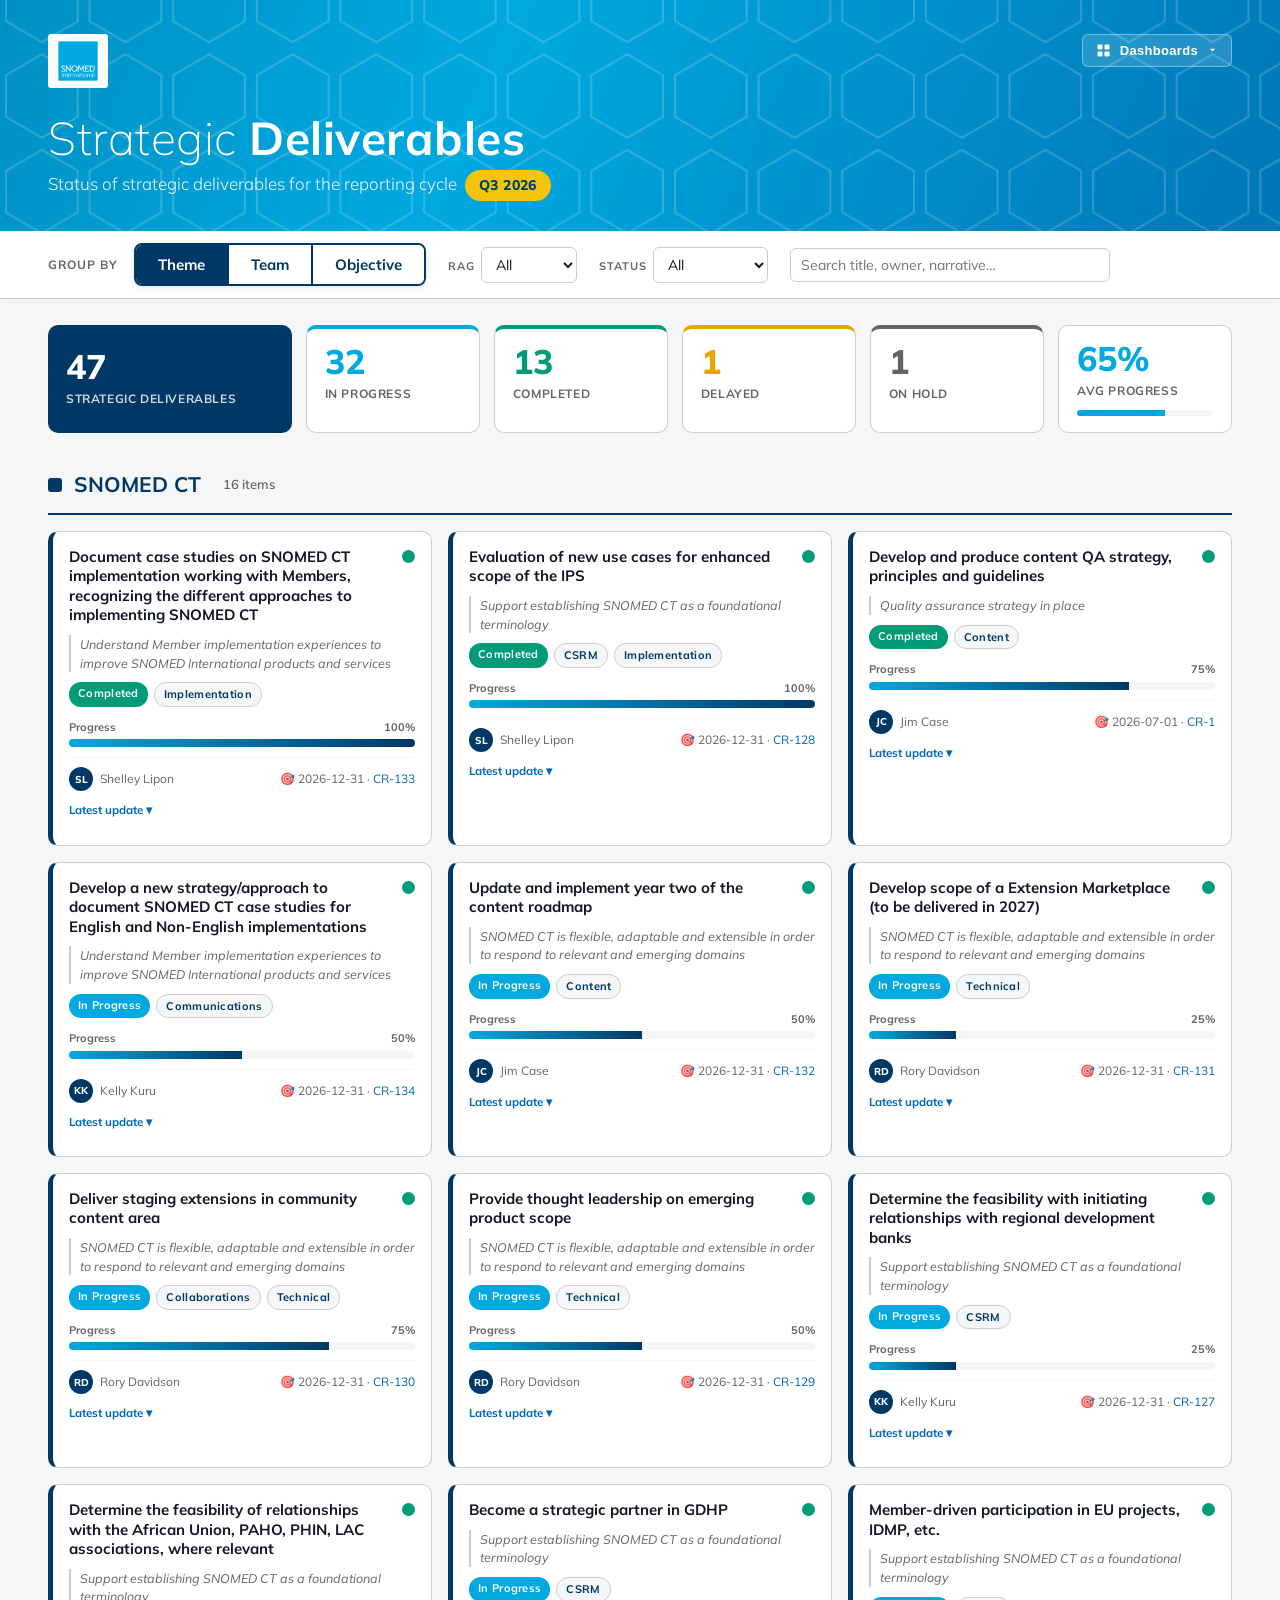
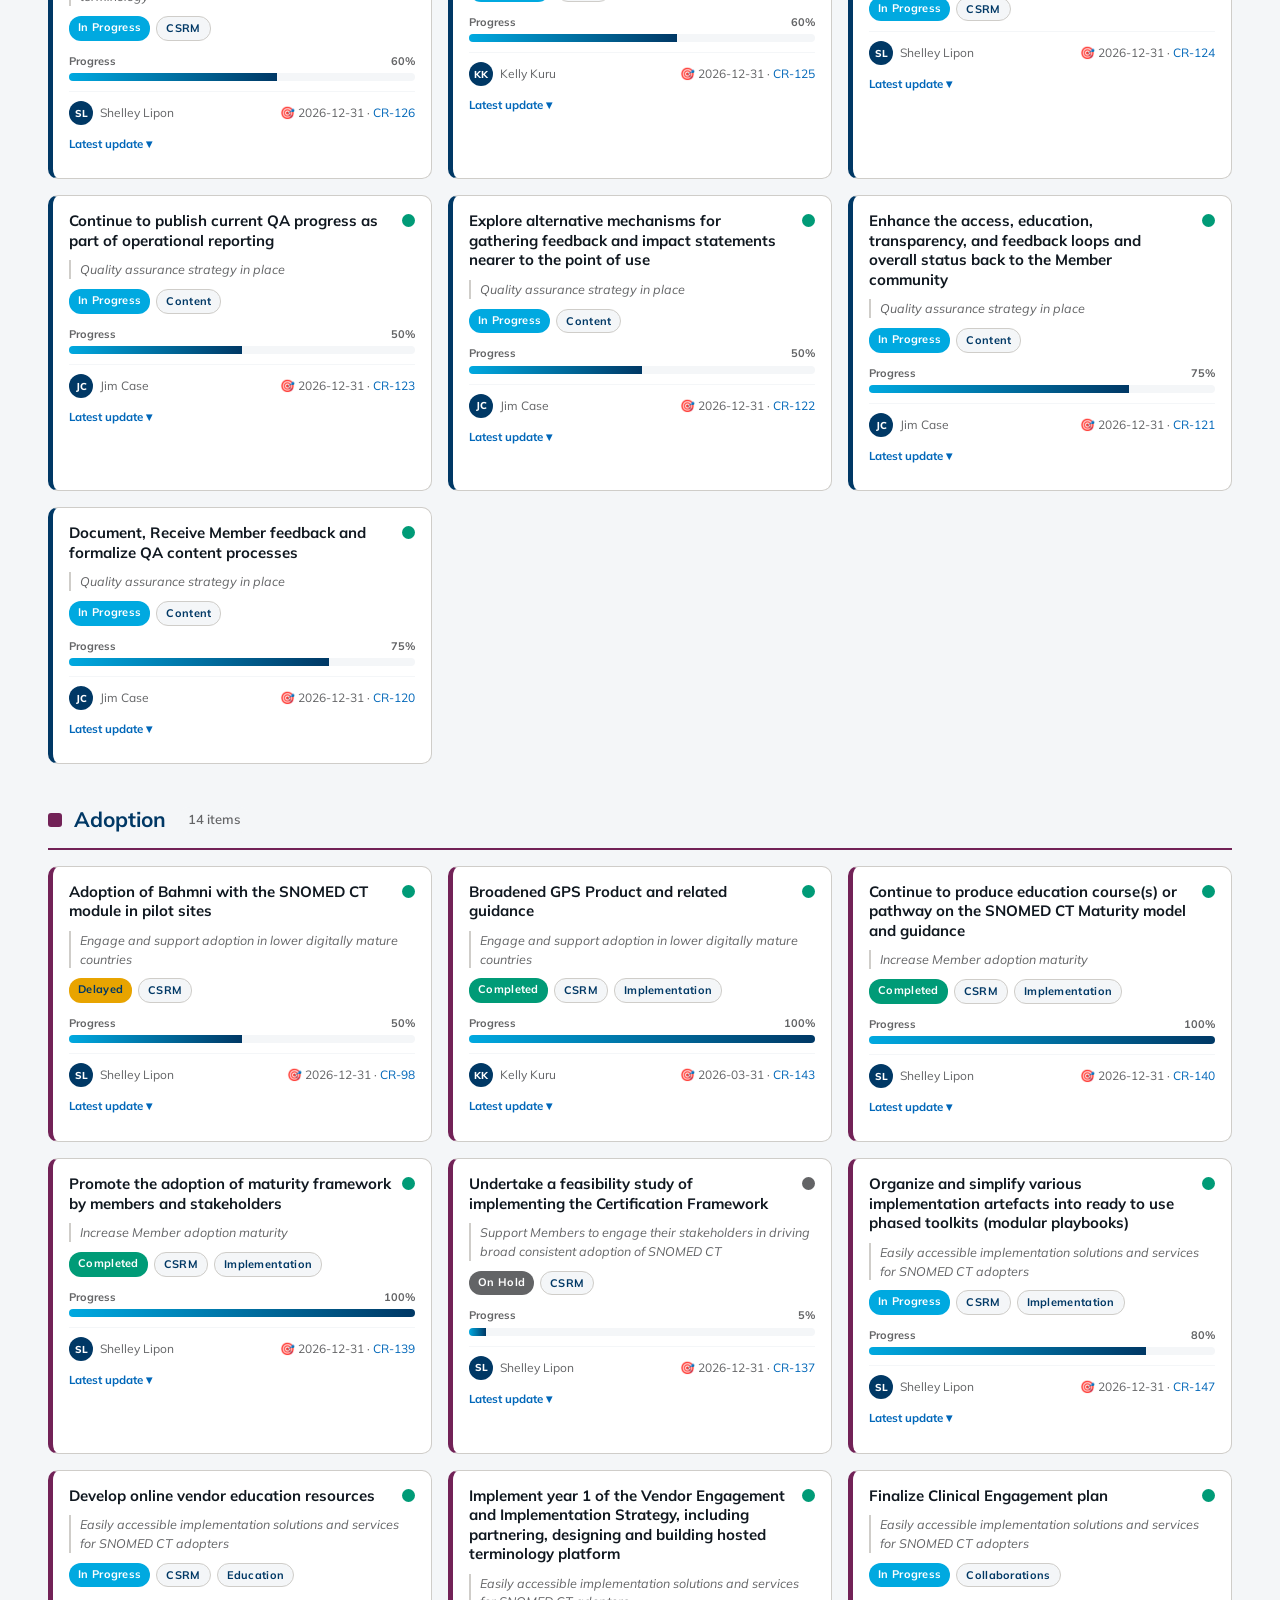
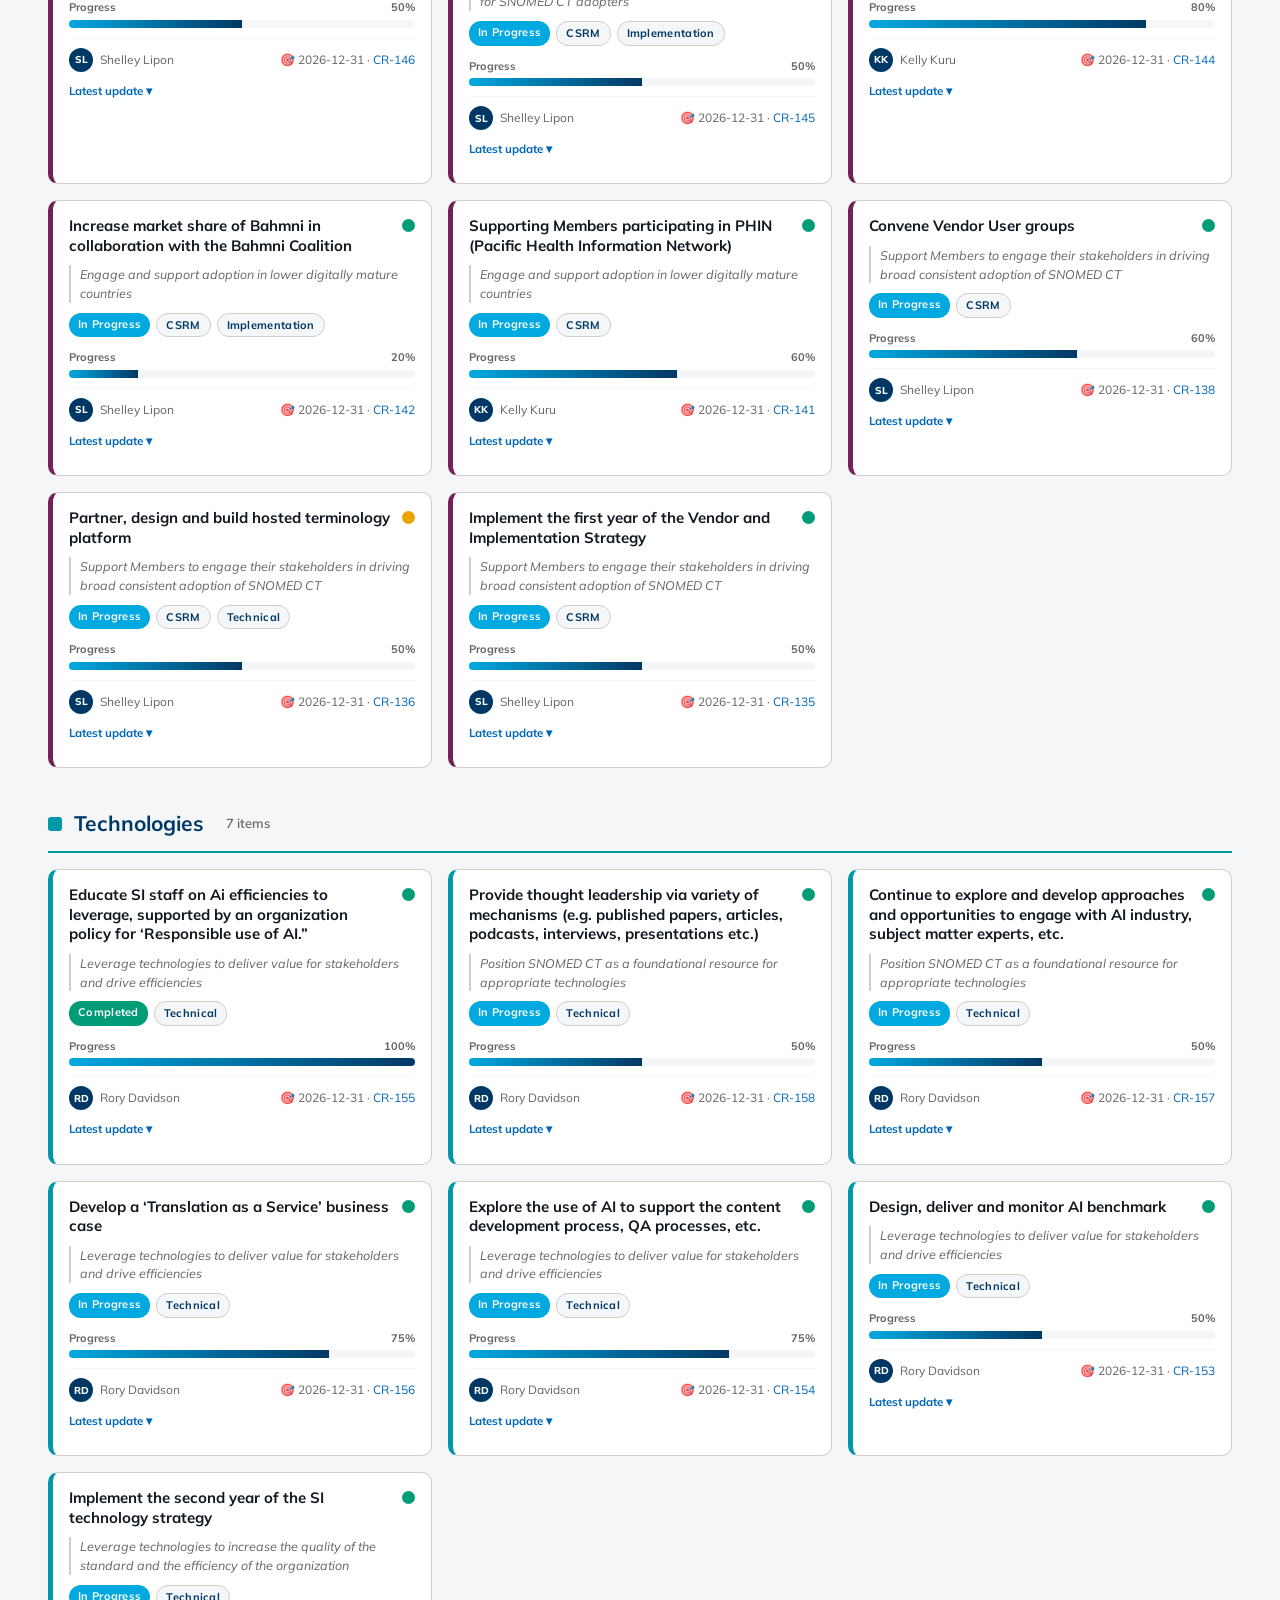
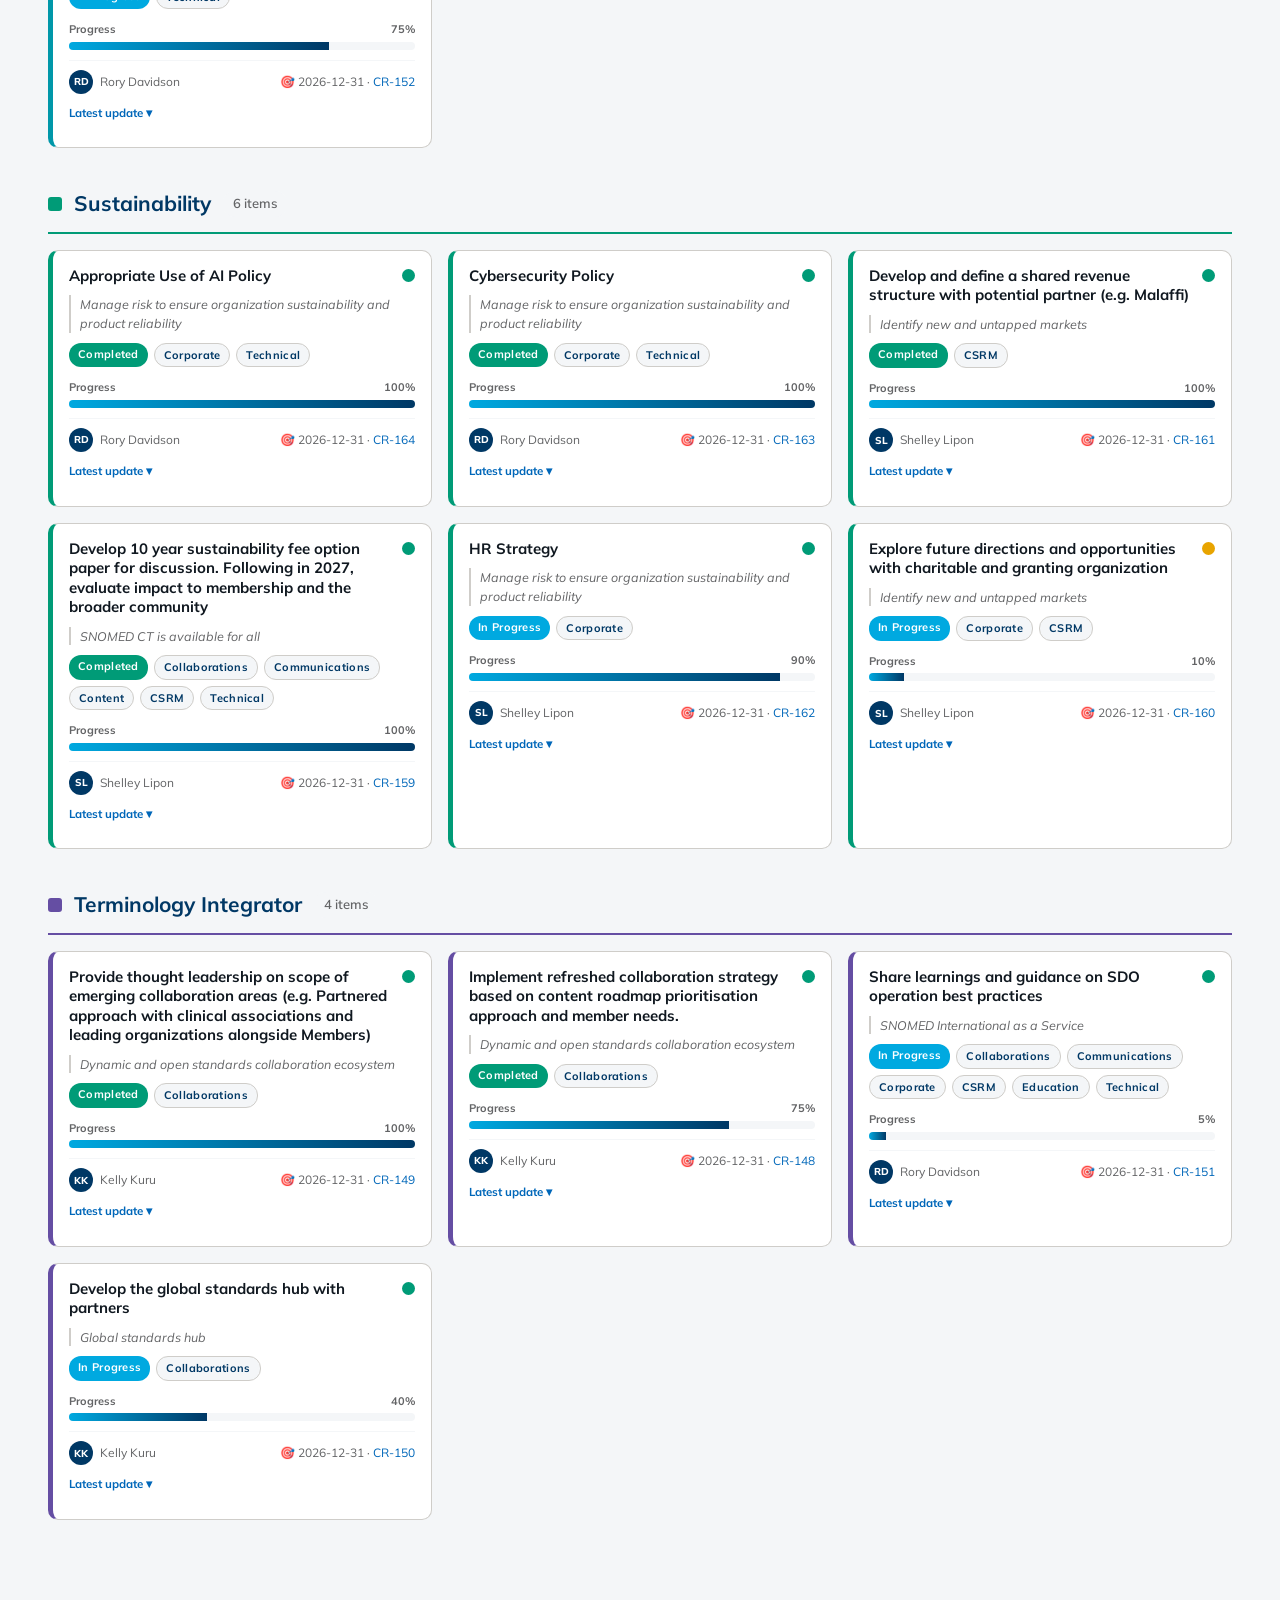
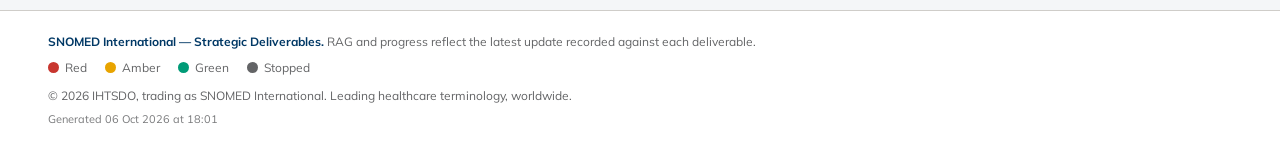
<file: dashboards/strategic-deliverables.html>
<!DOCTYPE html>
<html lang="en">
<head>
<meta charset="UTF-8">
<meta name="viewport" content="width=device-width, initial-scale=1.0">
<title>Strategic Deliverables — SNOMED International</title>
<link rel="icon" type="image/png" sizes="64x64" href="[data-uri]">
<link rel="preconnect" href="https://fonts.googleapis.com">
<link rel="preconnect" href="https://fonts.gstatic.com" crossorigin>
<link href="https://fonts.googleapis.com/css2?family=Mulish:wght@200;300;400;600;700;800&display=swap" rel="stylesheet">
<style>
:root{
  --clinical:#00A9E0; --navy:#003865; --gold:#FFC600;
  --research:#009B77; --tooling:#0097A9; --education:#654EA3; --adoption:#722257; --blue:#0067B9;
  --ink:#101820; --grey:#636466; --line:#CFCDC9; --bg:#F4F6F8; --card:#FFFFFF;
  --green:#009B77; --amber:#E8A400; --red:#C8362F; --stopped:#636466;
  --font:'Mulish','Trebuchet MS',Arial,sans-serif;
}
*{box-sizing:border-box;margin:0;padding:0}
body{font-family:var(--font);color:var(--ink);background:var(--bg);line-height:1.5;-webkit-font-smoothing:antialiased}
a{color:var(--blue);text-decoration:none}
.hero{position:relative;overflow:hidden;background:linear-gradient(115deg,#0090c4 0%,#00A9E0 38%,#0076b6 100%);color:#fff;padding:34px 48px 30px}
.hero svg.hex{position:absolute;inset:0;width:100%;height:100%;opacity:.18}
.hero-top{display:flex;justify-content:space-between;align-items:flex-start;position:relative;z-index:2}
.hero img{height:54px;background:#fff;padding:7px 10px;border-radius:3px}
.hero h1{position:relative;z-index:2;font-weight:200;font-size:46px;letter-spacing:.5px;margin-top:26px;line-height:1.05}
.hero h1 b{font-weight:700}
.hero .sub{position:relative;z-index:2;font-weight:300;font-size:17px;margin-top:8px;opacity:.95;max-width:780px}
.qbadge{display:inline-block;background:var(--gold);color:var(--navy);font-weight:800;font-size:14px;padding:5px 14px;border-radius:20px;letter-spacing:.4px}
.controls{position:sticky;top:0;z-index:30;background:#fff;border-bottom:1px solid var(--line);
  display:flex;gap:22px;align-items:center;flex-wrap:wrap;padding:12px 48px;box-shadow:0 1px 4px rgba(0,0,0,.04)}
.controls label{font-size:11px;text-transform:uppercase;letter-spacing:1px;color:var(--grey);font-weight:700;margin-right:6px}
.grpwrap{display:flex;align-items:center;gap:10px}
.grpwrap > label{font-size:12px}
select,.search input{font-family:var(--font);font-size:14px;border:1px solid var(--line);border-radius:6px;padding:7px 10px;color:var(--ink);background:#fff}
.search{flex:1;min-width:180px;max-width:320px}
.search input{width:100%}
.seg{display:flex;border:2px solid var(--navy);border-radius:8px;overflow:hidden;box-shadow:0 2px 6px rgba(0,56,101,.12)}
.seg button{font-family:var(--font);font-size:15px;font-weight:700;border:0;background:#fff;color:var(--navy);padding:10px 22px;cursor:pointer;transition:background .12s,color .12s}
.seg button:not(:last-child){border-right:2px solid var(--navy)}
.seg button:hover{background:var(--bg)}
.seg button.on{background:var(--navy);color:#fff}
.wrap{padding:26px 48px 60px;max-width:1500px;margin:0 auto}
.kpis{display:grid;grid-template-columns:1.4fr repeat(5,1fr);gap:14px;margin-bottom:26px}
.kpi{background:var(--card);border:1px solid var(--line);border-radius:10px;padding:16px 18px}
.kpi .n{font-size:34px;font-weight:800;line-height:1}
.kpi .l{font-size:12px;text-transform:uppercase;letter-spacing:.6px;color:var(--grey);font-weight:700;margin-top:6px}
.kpi.tot{background:var(--navy);color:#fff;border:0;display:flex;flex-direction:column;justify-content:center}
.kpi.tot .l{color:rgba(255,255,255,.8)}
.kpi.k-prog .n{color:var(--clinical)} .kpi.k-done .n{color:var(--green)} .kpi.k-del .n{color:var(--amber)} .kpi.k-hold .n{color:var(--stopped)}
.kpi.p .n{color:var(--clinical)}
.kpi.k-prog{border-top:4px solid var(--clinical)} .kpi.k-done{border-top:4px solid var(--green)} .kpi.k-del{border-top:4px solid var(--amber)} .kpi.k-hold{border-top:4px solid var(--stopped)}
.kpi .bar{height:6px;background:var(--bg);border-radius:3px;margin-top:10px;overflow:hidden}
.kpi .bar i{display:block;height:100%;background:var(--clinical)}
.theme{margin-bottom:30px}
.theme-h{display:flex;align-items:center;gap:12px;padding:10px 0 12px;border-bottom:2px solid var(--tc,var(--navy));margin-bottom:16px}
.theme-h .dot{width:14px;height:14px;border-radius:3px;background:var(--tc,var(--navy))}
.theme-h h2{font-weight:700;font-size:21px;color:var(--navy)}
.theme-h .cnt{font-size:13px;color:var(--grey);font-weight:600;background:var(--bg);padding:3px 10px;border-radius:12px}
.grid{display:grid;grid-template-columns:repeat(auto-fill,minmax(330px,1fr));gap:16px}
.c{background:var(--card);border:1px solid var(--line);border-left:5px solid var(--tc,var(--navy));border-radius:10px;
  padding:15px 16px;display:flex;flex-direction:column;gap:10px;transition:box-shadow .15s,transform .15s}
.c:hover{box-shadow:0 6px 18px rgba(0,40,80,.10);transform:translateY(-2px)}
.c .head{display:flex;justify-content:space-between;align-items:flex-start;gap:10px}
.c .title{font-weight:700;font-size:15px;color:var(--ink);line-height:1.3}
.c .rag{flex:none;width:13px;height:13px;border-radius:50%;margin-top:3px}
.rag.green{background:var(--green)} .rag.amber{background:var(--amber)} .rag.red{background:var(--red)} .rag.stopped{background:var(--stopped)} .rag.none{background:var(--line)}
.c .obj{font-size:12.5px;color:var(--grey);font-style:italic;border-left:2px solid var(--line);padding-left:9px}
.chips{display:flex;flex-wrap:wrap;gap:6px}
.chip{font-size:11px;font-weight:700;letter-spacing:.3px;padding:3px 9px;border-radius:12px;background:var(--bg);color:var(--navy);border:1px solid var(--line)}
.chip.status{color:#fff;border:0}
.s-in_progress{background:var(--clinical)} .s-completed{background:var(--green)} .s-delayed{background:var(--amber);color:var(--navy)!important} .s-on_hold{background:var(--stopped)}
.prog{margin-top:2px}
.prog .t{display:flex;justify-content:space-between;font-size:11px;color:var(--grey);font-weight:700;margin-bottom:4px}
.prog .b{height:8px;background:var(--bg);border-radius:4px;overflow:hidden}
.prog .b i{display:block;height:100%;background:linear-gradient(90deg,var(--clinical),var(--navy))}
.meta-row{display:flex;justify-content:space-between;align-items:center;font-size:12px;color:var(--grey);border-top:1px solid var(--bg);padding-top:9px}
.who{display:flex;align-items:center;gap:7px}
.av{width:24px;height:24px;border-radius:50%;background:var(--navy);color:#fff;font-size:10px;font-weight:800;display:flex;align-items:center;justify-content:center}
.narr{font-size:12.5px;color:#33434f;line-height:1.55;max-height:0;overflow:hidden;transition:max-height .25s ease;border-top:1px solid transparent}
.c.open .narr{max-height:600px;border-top-color:var(--bg);padding-top:9px}
.toggle{font-size:11.5px;font-weight:700;color:var(--blue);cursor:pointer;user-select:none}
.empty{padding:40px;text-align:center;color:var(--grey)}
footer{padding:22px 48px 40px;color:var(--grey);font-size:12px;border-top:1px solid var(--line);background:#fff}
footer b{color:var(--navy)}
.genstamp{margin-top:6px;font-size:11px;color:var(--grey);opacity:.85}
.legend{display:flex;gap:18px;flex-wrap:wrap;margin-top:8px}
.legend span{display:flex;align-items:center;gap:6px}
.legend i{width:11px;height:11px;border-radius:50%;display:inline-block}
@media(max-width:1100px){.kpis{grid-template-columns:repeat(3,1fr)}.hero,.controls,.wrap,footer{padding-left:22px;padding-right:22px}}
</style>
</head>
<body>
<header class="hero">
  <svg class="hex" viewBox="0 0 1200 300" preserveAspectRatio="xMidYMid slice" aria-hidden="true">
    <defs><pattern id="h" width="56" height="64" patternUnits="userSpaceOnUse" patternTransform="scale(1.4)">
      <path d="M28 2 L52 16 L52 44 L28 58 L4 44 L4 16 Z" fill="none" stroke="#fff" stroke-width="1.4"/>
    </pattern></defs>
    <rect width="1200" height="300" fill="url(#h)"/>
  </svg>
  <div class="hero-top">
    <img src="[data-uri]" alt="SNOMED International">
    
<style>
.dnav{position:relative;display:inline-block;z-index:50;font-family:inherit}
.dnav-btn{display:inline-flex;align-items:center;gap:9px;cursor:pointer;
  background:rgba(255,255,255,.14);border:1px solid rgba(255,255,255,.38);
  color:#fff;font-size:13px;font-weight:600;letter-spacing:.3px;
  padding:8px 13px;border-radius:6px;transition:background .15s}
.dnav-btn:hover{background:rgba(255,255,255,.26)}
.dnav-btn svg{display:block;fill:currentColor}
.dnav-btn .dnav-chev{transition:transform .18s}
.dnav.open .dnav-btn .dnav-chev{transform:rotate(180deg)}
.dnav-menu{position:fixed;min-width:264px;max-width:340px;background:#fff;
  border:1px solid #e2e8f0;border-radius:9px;box-shadow:0 12px 36px rgba(0,32,64,.28);
  padding:6px;z-index:2147483000;opacity:0;visibility:hidden;transform:translateY(-6px);
  transition:opacity .15s,transform .15s}
.dnav-menu.open{opacity:1;visibility:visible;transform:translateY(0)}
.dnav-head{font-size:11px;font-weight:700;letter-spacing:.6px;text-transform:uppercase;
  color:#8a94a6;padding:8px 10px 6px}
.dnav-item{display:flex;align-items:flex-start;gap:10px;padding:9px 10px;border-radius:6px;
  text-decoration:none;color:#0a2540;font-size:14px;font-weight:600;line-height:1.25}
.dnav-item small{display:block;font-weight:400;font-size:11.5px;color:#8a94a6;margin-top:2px}
.dnav-item .dnav-dot{width:8px;height:8px;margin-top:5px;border-radius:50%;
  background:#00A9E0;flex:0 0 auto}
.dnav-item:hover{background:#eef4fb}
.dnav-current{cursor:default}
.dnav-current:hover{background:transparent}
.dnav-current .dnav-dot{background:#c3ccd8}
.dnav-current .dnav-lbl{color:#8a94a6}
.dnav-home{color:#003865;border-bottom:1px solid #eef1f4;border-radius:6px 6px 0 0;margin-bottom:4px}
.dnav-home svg{width:15px;height:15px;margin-top:1px;fill:#003865;flex:0 0 auto}
.dnav-tag{margin-left:auto;align-self:center;font-size:10px;font-weight:700;
  letter-spacing:.4px;text-transform:uppercase;color:#8a94a6;
  border:1px solid #d5dce6;border-radius:4px;padding:2px 6px;white-space:nowrap}
</style>
<div class="dnav" id="dnav"><button class="dnav-btn" type="button" aria-haspopup="true" aria-expanded="false"><svg width="15" height="15" viewBox="0 0 20 20" aria-hidden="true"><rect x="2" y="2" width="6.6" height="6.6" rx="1.3"/><rect x="11.4" y="2" width="6.6" height="6.6" rx="1.3"/><rect x="2" y="11.4" width="6.6" height="6.6" rx="1.3"/><rect x="11.4" y="11.4" width="6.6" height="6.6" rx="1.3"/></svg><span>Dashboards</span><svg class="dnav-chev" width="11" height="11" viewBox="0 0 20 20" aria-hidden="true"><path d="M5 7l5 5 5-5z"/></svg></button><div class="dnav-menu" role="menu"><div class="dnav-head">SNOMED International dashboards</div><a class="dnav-item dnav-home" href="index.html"><svg viewBox="0 0 20 20" aria-hidden="true"><path d="M10 2.5 2 9.2h2.3V17h4.2v-4.6h3V17h4.2V9.2H18z"/></svg><span>All dashboards<small>Landing page</small></span></a><a class="dnav-item" href="content-roadmap.html" target="_blank" rel="noopener"><span class="dnav-dot"></span><span>Content Development Roadmap<small>SNOMED CT content priorities and delivery timelines, across six tabbed views with glossary</small></span></a><span class="dnav-item dnav-current"><span class="dnav-dot"></span><span class="dnav-lbl">Strategic Deliverables<small>RAG status of strategic work items for the current reporting cycle, grouped by theme</small></span><span class="dnav-tag">You are here</span></span><a class="dnav-item" href="technical-roadmap.html" target="_blank" rel="noopener"><span class="dnav-dot"></span><span>Technical Roadmap<small>The three-year technology roadmap alongside day-to-day delivery, support, releases and service availability</small></span></a></div></div>
<script>
(function(){
  var root=document.getElementById('dnav');
  if(!root)return;
  var btn=root.querySelector('.dnav-btn'),menu=root.querySelector('.dnav-menu');
  // Lift the menu to <body> so it is not trapped inside the header's stacking
  // context — the sticky tabs/controls bars would otherwise paint over it and
  // swallow the clicks.
  document.body.appendChild(menu);
  function place(){var r=btn.getBoundingClientRect();
    menu.style.top=(r.bottom+8)+'px';
    menu.style.left='auto';menu.style.right=(document.documentElement.clientWidth-r.right)+'px';}
  function open(){root.classList.add('open');menu.classList.add('open');btn.setAttribute('aria-expanded','true');place();}
  function close(){root.classList.remove('open');menu.classList.remove('open');btn.setAttribute('aria-expanded','false');}
  btn.addEventListener('click',function(e){e.stopPropagation();
    root.classList.contains('open')?close():open();});
  menu.addEventListener('click',function(e){if(e.target.closest('a'))close();});
  document.addEventListener('click',function(e){
    if(!root.contains(e.target)&&!menu.contains(e.target))close();});
  document.addEventListener('keydown',function(e){if(e.key==='Escape')close();});
  window.addEventListener('resize',function(){if(root.classList.contains('open'))place();});
  window.addEventListener('scroll',function(){if(root.classList.contains('open'))place();},true);
})();
</script>

  </div>
  <h1>Strategic <b>Deliverables</b></h1>
  <div class="sub">Status of strategic deliverables for the reporting cycle &nbsp;<span class="qbadge" id="qbadge">Q3 2026</span></div>
  
</header>
<div class="controls">
  <div class="grpwrap"><label>Group by</label>
    <span class="seg" id="grp">
      <button data-g="theme" class="on">Theme</button>
      <button data-g="team">Team</button>
      <button data-g="objective">Objective</button>
    </span>
  </div>
  <div><label>RAG</label><select id="fr"><option value="">All</option><option value="green">Green</option><option value="amber">Amber</option><option value="red">Red</option><option value="stopped">Stopped</option></select></div>
  <div><label>Status</label><select id="fs"><option value="">All</option><option>In Progress</option><option>Completed</option><option>Delayed</option><option>On Hold</option></select></div>
  <div class="search"><input id="fsearch" placeholder="Search title, owner, narrative…"></div>
</div>
<div class="wrap">
  <div class="kpis" id="kpis"></div>
  <div id="board"></div>
</div>
<footer>
  <b>SNOMED International — Strategic Deliverables.</b> RAG and progress reflect the latest update recorded against each deliverable.
  <div class="legend">
    <span><i style="background:var(--red)"></i>Red</span>
    <span><i style="background:var(--amber)"></i>Amber</span>
    <span><i style="background:var(--green)"></i>Green</span>
    <span><i style="background:var(--stopped)"></i>Stopped</span>
  </div>
  <div style="margin-top:10px">© 2026 IHTSDO, trading as SNOMED International. Leading healthcare terminology, worldwide.</div>
  <div class="genstamp">Generated 06 Oct 2026 at 18:01</div>
</footer>
<script>
const DATA = [{"key": "CR-98", "summary": "Adoption of Bahmni with the SNOMED CT module in pilot sites", "status": "Delayed", "assignee": "Shelley Lipon", "quarter": "Q3 2026", "rag": "Green 🟢", "team": ["CSRM"], "theme": "Adoption", "pillar": "Enable", "objective": "Engage and support adoption in lower digitally mature countries", "pct": 50.0, "target": "2026-12-31", "narrative": "Cure International: CURE implementation project started in September 2026, due for completion by the end of the year. Includes seven hospitals for children. This information needs to be confirmed: HealthFlow Implementations of Bahmni + SNOMED in several Egyptian hospitals Participating in marketing calls with hospitals in Oman and Morocco", "desc": "Adoption of Bahmni with the SNOMED CT module in pilot sites including an awareness strategy (from 2020-2025 strategy)", "link": "https://snomed.atlassian.net/browse/CR-98", "ragk": "green", "teamlist": ["CSRM"], "pctval": 50.0}, {"key": "CR-133", "summary": "Document case studies on SNOMED CT implementation working with Members, recognizing the different approaches to implementing SNOMED CT", "status": "Completed", "assignee": "Shelley Lipon", "quarter": "Q3 2026", "rag": "Green 🟢", "team": ["Implementation"], "theme": "SNOMED CT", "pillar": "Enable", "objective": "Understand Member implementation experiences to improve SNOMED International products and services", "pct": 100.0, "target": "2026-12-31", "narrative": "All expo sessions are recorded on YouTube and categorised and indexed in a searchable page.", "desc": "Document case studies on SNOMED CT implementation working with Members, recognizing the different approaches to implementing SNOMED CT", "link": "https://snomed.atlassian.net/browse/CR-133", "ragk": "green", "teamlist": ["Implementation"], "pctval": 100.0}, {"key": "CR-128", "summary": "Evaluation of new use cases for enhanced scope of the IPS", "status": "Completed", "assignee": "Shelley Lipon", "quarter": "Q3 2026", "rag": "Green 🟢", "team": ["CSRM", "Implementation"], "theme": "SNOMED CT", "pillar": "Enable", "objective": "Support establishing SNOMED CT as a foundational terminology", "pct": 100.0, "target": "2026-12-31", "narrative": "With the release of the GPS this strategic deliverable is redundant.", "desc": "Evaluation of new use cases for enhanced scope of the IPS", "link": "https://snomed.atlassian.net/browse/CR-128", "ragk": "green", "teamlist": ["CSRM", "Implementation"], "pctval": 100.0}, {"key": "CR-1", "summary": "Develop and produce content QA strategy, principles and guidelines", "status": "Completed", "assignee": "Jim Case", "quarter": "Q1 2026", "rag": "Green 🟢", "team": ["Content"], "theme": "SNOMED CT", "pillar": "Enable", "objective": "Quality assurance strategy in place", "pct": 75.0, "target": "2026-07-01", "narrative": "Review of previous QA documentation is underway. This will be used as a foundation for an updated set of principles and guidelines. Q2 - Has not progressed this quarter Q3 - Has not progressed this quarter Q4 - Based on internal discussion, the QI project will be moved to the new QA strategy. This will be developed beginning Q1 26 2025-12-21 - draft QA strategy principles, and guidelines submitted fro review by the SMT Q1 2026 - Following review and comment from the SMT a revised version of the strategy has been submitted for review by the SMT.", "desc": "Develop and produce QA strategy, principles and guidelines", "link": "https://snomed.atlassian.net/browse/CR-1", "ragk": "green", "teamlist": ["Content"], "pctval": 75.0}, {"key": "CR-143", "summary": "Broadened GPS Product and related guidance", "status": "Completed", "assignee": "Kelly Kuru", "quarter": "Q1 2026", "rag": "Green 🟢", "team": ["CSRM", "Implementation"], "theme": "Adoption", "pillar": "Enable", "objective": "Engage and support adoption in lower digitally mature countries", "pct": 100.0, "target": "2026-03-31", "narrative": "Complete at end of Q1 2026: Engagement with GA on content and distribution date of announcement Announcement finalized Website + Freshdesk FAQs updated Updated GPS file and scoping tool w/ technical guidance created Implementation Guide drafted by implementation team.", "desc": "Broadened GPS Product and related guidance", "link": "https://snomed.atlassian.net/browse/CR-143", "ragk": "green", "teamlist": ["CSRM", "Implementation"], "pctval": 100.0}, {"key": "CR-140", "summary": "Continue to produce education course(s) or pathway on the SNOMED CT Maturity model and guidance", "status": "Completed", "assignee": "Shelley Lipon", "quarter": "Q3 2026", "rag": "Green 🟢", "team": ["CSRM", "Implementation"], "theme": "Adoption", "pillar": "Enable", "objective": "Increase Member adoption maturity", "pct": 100.0, "target": "2026-12-31", "narrative": "Completed Education Team promote the framework within the Implementation Course, with use cases for each stakeholder.", "desc": "Continue to produce education course(s) or pathway on the SNOMED CT Maturity model and guidance on progression through the maturity levels based on needs", "link": "https://snomed.atlassian.net/browse/CR-140", "ragk": "green", "teamlist": ["CSRM", "Implementation"], "pctval": 100.0}, {"key": "CR-139", "summary": "Promote the adoption of maturity framework by members and stakeholders", "status": "Completed", "assignee": "Shelley Lipon", "quarter": "Q3 2026", "rag": "Green 🟢", "team": ["CSRM", "Implementation"], "theme": "Adoption", "pillar": "Enable", "objective": "Increase Member adoption maturity", "pct": 100.0, "target": "2026-12-31", "narrative": "Impementation team: Collating member responses and presenting results using the maturity dashboard Creating storyboards for a set of explainer videos on the application of the maturity framework, to put on the implementation portal, the new ebook, and social platforms Created a guide for the maturity framework - being used by Belgium and Argentina. Education Team promote the framework within the Implementation Course, with use cases for each stakeholder.", "desc": "Promote Members and stakeholder maturity on the SNOMED CT adoption maturity framework", "link": "https://snomed.atlassian.net/browse/CR-139", "ragk": "green", "teamlist": ["CSRM", "Implementation"], "pctval": 100.0}, {"key": "CR-149", "summary": "Provide thought leadership on scope of emerging collaboration areas (e.g. Partnered approach with clinical associations and leading organizations alongside Members)", "status": "Completed", "assignee": "Kelly Kuru", "quarter": "Q3 2026", "rag": "Green 🟢", "team": ["Collaborations"], "theme": "Terminology Integrator", "pillar": "Enable", "objective": "Dynamic and open standards collaboration ecosystem", "pct": 100.0, "target": "2026-12-31", "narrative": "Reset of genomics and precision medicine has impacted collabs with IP owners licenses with HGNC/HUGO (Gene Names); and collaborative partnerships with HPO Content and Maps; and newly launched Genomics and Precision Medicine CRG. For 2026, the emerging collaborations scope is strongly guided by Member priorities, which also include Inserm and rare disease content at a subtype level for Members. Nursing is taking shape and teams are discussing how new content will be represented in SNOMED.", "desc": "Provide thought leadership on scope of emerging collaboration areas (e.g. Partnered approach with clinical associations and leading organizations alongside Members)", "link": "https://snomed.atlassian.net/browse/CR-149", "ragk": "green", "teamlist": ["Collaborations"], "pctval": 100.0}, {"key": "CR-148", "summary": "Implement refreshed collaboration strategy based on content roadmap prioritisation approach and member needs.", "status": "Completed", "assignee": "Kelly Kuru", "quarter": "Q3 2026", "rag": "Green 🟢", "team": ["Collaborations"], "theme": "Terminology Integrator", "pillar": "Enable", "objective": "Dynamic and open standards collaboration ecosystem", "pct": 75.0, "target": "2026-12-31", "narrative": "Updated program overview of collaboration portfolio and updated Collaboration framework developed. LINK HERE Based on the feedback across all Member countries, here are the most cited needs, ranked by how many countries raised them: HL7 / FHIR collaboration — cited by virtually every country (Belgium, Canada, Estonia, France, Germany, Ireland, Sweden, US). The consistent ask is stronger ownership of clinical value set bindings in FHIR specs and better implementation guidance. The US rates it critical for ONC certification. EDQM Dose Form Map (medication) — strongly cited by EU countries (Belgium, Estonia, Ireland, Netherlands) as critical for EHDS cross-border services. Ireland has the most detailed concern: if SNOMED CT is not the preferred binding in EHDS medication resources, multiple fallback maps will be needed, threatening the viability of SNOMED-native drug extensions. ICD-O-4 mapping — raised by Belgium, Estonia, Finland, Netherlands, Sweden, and US. The driver is cancer registries migrating from ICD-O-3 to ICD-O-4, with several countries (NL, BE) on active timelines. GPS (Global Patient Set) — flagged as crucial for EHDS by Belgium, Estonia, Netherlands, Ireland, and Canada. Estonia adds an important clarification need: GPS should not be perceived as a different code system from SNOMED CT. DICOM — approved/important across Belgium, Canada, Estonia, Sweden, US. Driven by EHDS listing DICOM as a stated code system and US USCDI imaging expansion (v7). LOINC (laboratory) — cited by Belgium, Canada, Estonia, Netherlands as relevant, with the LOINC Document Ontology mapping flagged as potentially needed depending on EHDS terminology decisions. ICF — Belgium, Canada, Estonia, Netherlands — primarily for physiotherapy, social care, and work disability use cases. MedDRA / ICH — Ireland (real-world evidence/RWE strategy), UK (active use, wants bidirectional map), US (critical for FDA FAERS). Estonia and Belgium also approve it. AND Nutrition — Belgium and Netherlands are building dietetics reference sets and need content in substances and procedure/regimes. US rates it high due to USCDI v7 inclusion. Cross-cutting theme: EHDS is the dominant forcing function behind many of these — GPS, EDQM, HL7/FHIR bindings, LOINC, and DICOM are all being urgently re-evaluated specifically because of EHDS implementation acts, primarily by EU Member countries.", "desc": "Implement refreshed collaboration strategy based on content roadmap prioritisation approach and member needs.", "link": "https://snomed.atlassian.net/browse/CR-148", "ragk": "green", "teamlist": ["Collaborations"], "pctval": 75.0}, {"key": "CR-155", "summary": "Educate SI staff on Ai efficiencies to leverage, supported by an organization policy for ‘Responsible use of AI.”", "status": "Completed", "assignee": "Rory Davidson", "quarter": "Q3 2026", "rag": "Green 🟢", "team": ["Technical"], "theme": "Technologies", "pillar": "Enable", "objective": "Leverage technologies to deliver value for stakeholders and drive efficiencies", "pct": 100.0, "target": "2026-12-31", "narrative": "Q3 2026 update (as at 11 September 2026). Organisation-wide staff AI-usage survey completed (May–June 2026) and presented to the Management Board in July 2026 as \"AI Impact — Operational Efficiency \u0026 Staff Capability\" (Rory Davidson \u0026 Shelley Lipon). 37 of 50 staff responded (74%); non-responders counted as zero, so figures are an evidenced floor. Findings: ~$406k net annual benefit after subscription cost (~18x return on the $23,000/yr spend), 190 hours/week saved self-reported by active users, 0.6 months to pay back the subscription. Sensitivity checks: excluding the single largest contributor (~11% of total) still returns ~16x ($358k net); a 50% discount on self-reported time still returns ~8x ($192k net). Tooling: Gemini available to all staff at no incremental cost (bundled in Google Workspace); Claude Team extended to all 50 staff (50 seats plus a usage buffer, $23,000/yr total committed AI spend), under enterprise terms (data not used to train models; consumer accounts barred for SNOMED International data). Active AI use reaches ~62% of staff (31 of 50, evidenced floor); among survey respondents, 84% are regular users. Usage by team: Technical Services 100%, Finance \u0026 Corporate 100%, CSRM 80%, Content 70%, Communications 33%. Capability-building in place: \"Working with AI at SNOMED International\" staff guidance (approved by SMT, April 2026), setting Green/Amber/Red data-handling boundaries; role-specific hands-on demos and lunch-and-learns; June 2026 all-staff week sessions on SNOMED connectors and skills; MCP connectors/skills built for terminology, CRS, PubMed, Jira and Confluence. Appropriate Use of AI policy (CR-164) is complete and approved — as previously reported. Staff feedback identifies an adoption gap for lighter-use teams: cited barriers include lack of role-specific guidance, uncertainty about time available to learn, and confusion over Claude seat access. The Management Board paper's stated takeaways: the evidenced value holds under conservative assumptions (12–22x return on cost); intention to continue the two-tier tool model and connector/MCP development; a structured, role-specific upskilling push is planned to lift active use beyond ~62% of staff.", "desc": "Educate SI staff on Ai efficiencies to leverage, supported by an organization policy for ‘Responsible use of AI.”", "link": "https://snomed.atlassian.net/browse/CR-155", "ragk": "green", "teamlist": ["Technical"], "pctval": 100.0}, {"key": "CR-164", "summary": "Appropriate Use of AI Policy", "status": "Completed", "assignee": "Rory Davidson", "quarter": "Q2 2026", "rag": "Green 🟢", "team": ["Corporate", "Technical"], "theme": "Sustainability", "pillar": "Enable", "objective": "Manage risk to ensure organization sustainability and product reliability", "pct": 100.0, "target": "2026-12-31", "narrative": "Q2 2026 - Appropriate Use of AI guidelines document completed and approved. Complete.", "desc": "Appropriate Use of AI Policy", "link": "https://snomed.atlassian.net/browse/CR-164", "ragk": "green", "teamlist": ["Corporate", "Technical"], "pctval": 100.0}, {"key": "CR-163", "summary": "Cybersecurity Policy", "status": "Completed", "assignee": "Rory Davidson", "quarter": "Q2 2026", "rag": "Green 🟢", "team": ["Corporate", "Technical"], "theme": "Sustainability", "pillar": "Enable", "objective": "Manage risk to ensure organization sustainability and product reliability", "pct": 100.0, "target": "2026-12-31", "narrative": "Q2 2026 - Cybersecurity Policy reviewed and approved by MB FARC. Complete.", "desc": "Cybersecurity Policy", "link": "https://snomed.atlassian.net/browse/CR-163", "ragk": "green", "teamlist": ["Corporate", "Technical"], "pctval": 100.0}, {"key": "CR-161", "summary": "Develop and define a shared revenue structure with potential partner (e.g. Malaffi)", "status": "Completed", "assignee": "Shelley Lipon", "quarter": "Q3 2026", "rag": "Green 🟢", "team": ["CSRM"], "theme": "Sustainability", "pillar": "Enable", "objective": "Identify new and untapped markets", "pct": 100.0, "target": "2026-12-31", "narrative": "Business Case developed, outcome was the business case was not strong enough for Malaffi to move forward.", "desc": "Develop and define a shared revenue structure with potential partner (e.g. Malaffi)", "link": "https://snomed.atlassian.net/browse/CR-161", "ragk": "green", "teamlist": ["CSRM"], "pctval": 100.0}, {"key": "CR-159", "summary": "Develop 10 year sustainability fee option paper for discussion. Following in 2027, evaluate impact to membership and the broader community", "status": "Completed", "assignee": "Shelley Lipon", "quarter": "Q3 2026", "rag": "Green 🟢", "team": ["Collaborations", "Communications", "Content", "CSRM", "Technical"], "theme": "Sustainability", "pillar": "Enable", "objective": "SNOMED CT is available for all ", "pct": 100.0, "target": "2026-12-31", "narrative": "Work on ongoing sustainability is ongoing with the MB. The strategic Reserve analysis was reported out to 2035 in the Membership fee option paper.", "desc": "Develop 10 year sustainability fee option paper for discussion. Following in 2027, evaluate impact to membership and the broader community", "link": "https://snomed.atlassian.net/browse/CR-159", "ragk": "green", "teamlist": ["Collaborations", "Communications", "Content", "CSRM", "Technical"], "pctval": 100.0}, {"key": "CR-137", "summary": "Undertake a feasibility study of implementing the Certification Framework", "status": "On Hold", "assignee": "Shelley Lipon", "quarter": "Q3 2026", "rag": "Stopped", "team": ["CSRM"], "theme": "Adoption", "pillar": "Enable", "objective": "Support Members to engage their stakeholders in driving broad consistent adoption of SNOMED CT", "pct": 5.0, "target": "2026-12-31", "narrative": "On Hold - resourcing Vendor Engagement Research initiated Concept feasibility draft to be delivered to CSRM team Q2 for discussion", "desc": "Undertake a feasibility study of implementing the Certification Framework", "link": "https://snomed.atlassian.net/browse/CR-137", "ragk": "stopped", "teamlist": ["CSRM"], "pctval": 5.0}, {"key": "CR-134", "summary": "Develop a new strategy/approach to document SNOMED CT case studies for English and Non-English implementations", "status": "In Progress", "assignee": "Kelly Kuru", "quarter": "Q3 2026", "rag": "Green 🟢", "team": ["Communications"], "theme": "SNOMED CT", "pillar": "Enable", "objective": "Understand Member implementation experiences to improve SNOMED International products and services", "pct": 50.0, "target": "2026-12-31", "narrative": "NED BE Report first draft (post conclusion of survey) entitled: EENHEID VAN TAAL-ANTIBIOTICARESISTENTIE: Unity of Language – Fighting Antibiotic Resistance Project, Benefits Evaluation Report. Presently being reviewed.", "desc": "Develop a new strategy/approach to document SNOMED CT case studies for English and Non-English implementations", "link": "https://snomed.atlassian.net/browse/CR-134", "ragk": "green", "teamlist": ["Communications"], "pctval": 50.0}, {"key": "CR-132", "summary": "Update and implement year two of the content roadmap", "status": "In Progress", "assignee": "Jim Case", "quarter": "Q3 2026", "rag": "Green 🟢", "team": ["Content"], "theme": "SNOMED CT", "pillar": "Enable", "objective": "SNOMED CT is flexible, adaptable and extensible in order to respond to relevant and emerging domains", "pct": 50.0, "target": "2026-12-31", "narrative": "Q2 2026 Year two of the content roadmap is underway with all of the five top priorities in progress. Two of the priorities (laboratory content and substances) are now in BAU status. For year two content trackers are in the process of being reviewed by the CMAG for prioritization and was sent to the MF for their review. The Content Roadmap dashboard has been developed and feedback has been gathered from stakeholders to provide a ‘live’ view of the content roadmap status Q3 - 2026 - Progress continues on member priorities. Status reporting will be done at the October meeting", "desc": "Update and implement year two of the content roadmap", "link": "https://snomed.atlassian.net/browse/CR-132", "ragk": "green", "teamlist": ["Content"], "pctval": 50.0}, {"key": "CR-131", "summary": "Develop scope of a Extension Marketplace (to be delivered in 2027)", "status": "In Progress", "assignee": "Rory Davidson", "quarter": "Q3 2026", "rag": "Green 🟢", "team": ["Technical"], "theme": "SNOMED CT", "pillar": "Enable", "objective": "SNOMED CT is flexible, adaptable and extensible in order to respond to relevant and emerging domains", "pct": 25.0, "target": "2026-12-31", "narrative": "Q3 2026 update (as at 11 September 2026). No change — this remains a 2027 delivery item under Strategic Exploration with no delivery activity due this quarter.", "desc": "Develop scope of a Extension Marketplace (to be delivered in 2027)", "link": "https://snomed.atlassian.net/browse/CR-131", "ragk": "green", "teamlist": ["Technical"], "pctval": 25.0}, {"key": "CR-130", "summary": "Deliver staging extensions in community content area", "status": "In Progress", "assignee": "Rory Davidson", "quarter": "Q3 2026", "rag": "Green 🟢", "team": ["Collaborations", "Technical"], "theme": "SNOMED CT", "pillar": "Enable", "objective": "SNOMED CT is flexible, adaptable and extensible in order to respond to relevant and emerging domains", "pct": 75.0, "target": "2026-12-31", "narrative": "Q3 2026 update (as at 11 September 2026). No material change this quarter. Staging extensions in the community content area continue as planned, with Nursing among those being authored/planned, per Q2.", "desc": "Deliver staging extensions in community content area", "link": "https://snomed.atlassian.net/browse/CR-130", "ragk": "green", "teamlist": ["Collaborations", "Technical"], "pctval": 75.0}, {"key": "CR-129", "summary": "Provide thought leadership on emerging product scope", "status": "In Progress", "assignee": "Rory Davidson", "quarter": "Q3 2026", "rag": "Green 🟢", "team": ["Technical"], "theme": "SNOMED CT", "pillar": "Enable", "objective": "SNOMED CT is flexible, adaptable and extensible in order to respond to relevant and emerging domains", "pct": 50.0, "target": "2026-12-31", "narrative": "Q3 2026 update (as at 11 September 2026). MCP server / Anthropic Remote Connector Directory: confirmed Published (approved ~2 months ago). Checked the directory listing directly on 11 Sep — status Healthy, 0.1% disconnect rate (30d), directory rank #380, 166 distinct tool-call users and 28,446 tool calls in the last 30 days. SNOMED International's other MCP servers (CRS, SCA, MLDS) remain live and in active internal use — that's internal tooling, separate from the public directory listing above. Extension Marketplace scoping continues under CR-131 (no change). User-driven releases progressing under Andrew's team.", "desc": "Provide thought leadership on emerging product scope", "link": "https://snomed.atlassian.net/browse/CR-129", "ragk": "green", "teamlist": ["Technical"], "pctval": 50.0}, {"key": "CR-127", "summary": "Determine the feasibility with initiating relationships with regional development banks", "status": "In Progress", "assignee": "Kelly Kuru", "quarter": "Q3 2026", "rag": "Green 🟢", "team": ["CSRM"], "theme": "SNOMED CT", "pillar": "Enable", "objective": "Support establishing SNOMED CT as a foundational terminology", "pct": 25.0, "target": "2026-12-31", "narrative": "Initial list of development banks and contacts compiled with internal contacts and external partners. Collateral pitch deck information being created about the partnership with Development Banks to progress clinical data sharing. Further, fact finding conversations with exprienced stakeholders outside of SI taking place to better understand success criteria and opportunities.", "desc": "Determine the feasibility with initiating relationships with regional development banks", "link": "https://snomed.atlassian.net/browse/CR-127", "ragk": "green", "teamlist": ["CSRM"], "pctval": 25.0}, {"key": "CR-126", "summary": "Determine the feasibility of relationships with the African Union, PAHO, PHIN, LAC associations, where relevant", "status": "In Progress", "assignee": "Shelley Lipon", "quarter": "Q3 2026", "rag": "Green 🟢", "team": ["CSRM"], "theme": "SNOMED CT", "pillar": "Enable", "objective": "Support establishing SNOMED CT as a foundational terminology", "pct": 60.0, "target": "2026-12-31", "narrative": "PHIN - CSRM asia-pac lead + collab - continue to work on moving forward a phase 1 assessment for collab engagment for regional adoption of SCT. LAC - Ongoing relationship with Racsel, supporting connectathons, networking with members. Will consider asking Racsel to consider hosting a connectathon at SNOMED CT meeting.", "desc": "Determine the feasibility of relationships with the African Union, PAHO, PHIN, LAC associations, where relevant", "link": "https://snomed.atlassian.net/browse/CR-126", "ragk": "green", "teamlist": ["CSRM"], "pctval": 60.0}, {"key": "CR-125", "summary": "Become a strategic partner in GDHP", "status": "In Progress", "assignee": "Kelly Kuru", "quarter": "Q3 2026", "rag": "Green 🟢", "team": ["CSRM"], "theme": "SNOMED CT", "pillar": "Enable", "objective": "Support establishing SNOMED CT as a foundational terminology", "pct": 60.0, "target": "2026-12-31", "narrative": "SNOMED International has not yet had strategic discussions independently with GDHP and it does not look as though that will materialize. However, the JIC has accepted GDHP as a Member and initial kick off calls have taken place as to what the workplan to structure collaboration looks like. An internal F2F meeting is planned for some Members of both organizations in October 2026.", "desc": "Become a strategic partner in GDHP", "link": "https://snomed.atlassian.net/browse/CR-125", "ragk": "green", "teamlist": ["CSRM"], "pctval": 60.0}, {"key": "CR-124", "summary": "Member-driven participation in EU projects, IDMP, etc.", "status": "In Progress", "assignee": "Shelley Lipon", "quarter": "Q3 2026", "rag": "Green 🟢", "team": ["CSRM"], "theme": "SNOMED CT", "pillar": "Enable", "objective": "Support establishing SNOMED CT as a foundational terminology", "pct": null, "target": "2026-12-31", "narrative": "European Health Data Space (EHDS): Collaborating with the European Commission: working (drafting and legal review by EC) with the EC on a formal agreement for the use of SNOMED CT in EHDS specifications, including the conditions for use by Non-SI-Members, around translations and mapping rights. EHDS Implementing Acts: Conducted internal consultation about HealthData@EU Implementing act and submitted feedback to the EC formal consultation. EHDS Master Value Set analysis: from 113 value sets in the MVC, 37 are based on SNOMED CT, this is the biggest representation of a specific code system, followed by LOINC used in 12 value sets. 85420 SNOMED CT are used in domains like Body Site, Microorganisms, Procedures, and others. Connecting national terminology services to central MyHealth@EU infrastructure: supported Belgium, Ireland and Portugal in refining the problem statement regarding this architectural challenge, growing in urgency as member countries begin EHDS implementation planning. COPEF (Community of Practice for the EHDS Exchange Format): Secured SNOMED International's formal participation in the COPEF expert validation process by submitting and receiving acceptance of an Expression of Interest for the EEHRxF Work Stream validation activities, ​​and contributed to the Semantic Interoperability and Data Harmonisation survey. xShare project (WP3): Continuing participation in xShare's semantic interoperability workstream through monthly project meetings.", "desc": "Member-driven participation in EU projects, IDMP, etc.", "link": "https://snomed.atlassian.net/browse/CR-124", "ragk": "green", "teamlist": ["CSRM"], "pctval": null}, {"key": "CR-123", "summary": "Continue to publish current QA progress as part of operational reporting", "status": "In Progress", "assignee": "Jim Case", "quarter": "Q3 2026", "rag": "Green 🟢", "team": ["Content"], "theme": "SNOMED CT", "pillar": "Enable", "objective": "Quality assurance strategy in place", "pct": 50.0, "target": "2026-12-31", "narrative": "Q1 - 2026 Exploring potential metric over and above existing content development stats Q2 - 2026 Priority dash board has been developed and will be undergoig member review at the October meeting Q3 - 2026 Awaiting input from the MF review of the dashboard", "desc": "Continue to publish current QA progress as part of operational reporting", "link": "https://snomed.atlassian.net/browse/CR-123", "ragk": "green", "teamlist": ["Content"], "pctval": 50.0}, {"key": "CR-122", "summary": "Explore alternative mechanisms for gathering feedback and impact statements nearer to the point of use", "status": "In Progress", "assignee": "Jim Case", "quarter": "Q3 2026", "rag": "Green 🟢", "team": ["Content"], "theme": "SNOMED CT", "pillar": "Enable", "objective": "Quality assurance strategy in place", "pct": 50.0, "target": "2026-12-31", "narrative": "Q2 - 2026 Review of content devleopment trackers has been perfromed by the CMAG and prioritized. This has been submitted to the Member Forum for endorsement Q3 - 2026 The revised BN process and the use of forums has substantially increased the feedback on proposed content development priorities. Measurement of impact of changes in terms of SNOMED hierarchy and number of affected concepts is part of the QA reporting process. Impacts on users is dependent upon their feedback.", "desc": "Explore alternative mechanisms for gathering feedback and impact statements nearer to the point of use", "link": "https://snomed.atlassian.net/browse/CR-122", "ragk": "green", "teamlist": ["Content"], "pctval": 50.0}, {"key": "CR-121", "summary": "Enhance the access, education, transparency, and feedback loops and overall status back to the Member community", "status": "In Progress", "assignee": "Jim Case", "quarter": "Q3 2026", "rag": "Green 🟢", "team": ["Content"], "theme": "SNOMED CT", "pillar": "Enable", "objective": "Quality assurance strategy in place", "pct": 75.0, "target": "2026-12-31", "narrative": "Q1 - 2026 Document has been created and reviewed by the SMT. Will undergo further review by the community. Q3 - 2026 - QA approach and process document has been circulated", "desc": "Enhance the access, education, transparency, and feedback loops and overall status back to the Member community", "link": "https://snomed.atlassian.net/browse/CR-121", "ragk": "green", "teamlist": ["Content"], "pctval": 75.0}, {"key": "CR-120", "summary": "Document, Receive Member feedback and formalize QA content processes", "status": "In Progress", "assignee": "Jim Case", "quarter": "Q3 2026", "rag": "Green 🟢", "team": ["Content"], "theme": "SNOMED CT", "pillar": "Enable", "objective": "Quality assurance strategy in place", "pct": 75.0, "target": "2026-12-31", "narrative": "Q1 - 2026 QA processes have been documented Q2 - 2026 QA processes and approach have been published and circulated Q3 - 2026 QA process document has been provided and comments received. This resulted in the creation of a content development dasboard draft displaying the origin and status of content development projects. It will be reviewed at the October meeting.", "desc": "Document, Receive Member feedback and formalize QA content processes", "link": "https://snomed.atlassian.net/browse/CR-120", "ragk": "green", "teamlist": ["Content"], "pctval": 75.0}, {"key": "CR-147", "summary": "Organize and simplify various implementation artefacts into ready to use phased toolkits (modular playbooks)", "status": "In Progress", "assignee": "Shelley Lipon", "quarter": "Q3 2026", "rag": "Green 🟢", "team": ["CSRM", "Implementation"], "theme": "Adoption", "pillar": "Enable", "objective": "Easily accessible implementation solutions and services for SNOMED CT adopters", "pct": 80.0, "target": "2026-12-31", "narrative": "Implementation Team are building Implementation Playbooks. Includes a good list of use cases linked to around seven implementation playbooks. Highly accessible. The draft version is ready and revision in ongoing: Expected to be published by the end of the year.", "desc": "Organize and simplify various implementation artefacts into ready to use phased toolkits (modular playbooks)", "link": "https://snomed.atlassian.net/browse/CR-147", "ragk": "green", "teamlist": ["CSRM", "Implementation"], "pctval": 80.0}, {"key": "CR-146", "summary": "Develop online vendor education resources", "status": "In Progress", "assignee": "Shelley Lipon", "quarter": "Q3 2026", "rag": "Green 🟢", "team": ["CSRM", "Education"], "theme": "Adoption", "pillar": "Enable", "objective": "Easily accessible implementation solutions and services for SNOMED CT adopters", "pct": 50.0, "target": "2026-12-31", "narrative": "Assessing current offering and obtaining vendor feedback Plan to update the developer education pathway, potential to integrate content and practical from new developer workshop with Snowstorm Dashboard.", "desc": "Develop online vendor education resources", "link": "https://snomed.atlassian.net/browse/CR-146", "ragk": "green", "teamlist": ["CSRM", "Education"], "pctval": 50.0}, {"key": "CR-145", "summary": "Implement year 1 of the Vendor Engagement and Implementation Strategy, including partnering, designing and building hosted terminology platform", "status": "In Progress", "assignee": "Shelley Lipon", "quarter": "Q3 2026", "rag": "Green 🟢", "team": ["CSRM", "Implementation"], "theme": "Adoption", "pillar": "Enable", "objective": "Easily accessible implementation solutions and services for SNOMED CT adopters", "pct": 50.0, "target": "2026-12-31", "narrative": "See reporting in CR-136", "desc": "Implement year 1 of the Vendor Engagement and Implementation Strategy, including partnering, designing and building hosted terminology platform", "link": "https://snomed.atlassian.net/browse/CR-145", "ragk": "green", "teamlist": ["CSRM", "Implementation"], "pctval": 50.0}, {"key": "CR-144", "summary": "Finalize Clinical Engagement plan", "status": "In Progress", "assignee": "Kelly Kuru", "quarter": "Q3 2026", "rag": "Green 🟢", "team": ["Collaborations"], "theme": "Adoption", "pillar": "Enable", "objective": "Easily accessible implementation solutions and services for SNOMED CT adopters", "pct": 80.0, "target": "2026-12-31", "narrative": "Clinical engagement plan drafted and underwent internal review for socialization with community (Clinical Leads, etc.) - Slated for SMT review in June 2026, Briefing note developed and shared. The Clinical Enagement team has started to develop a workplan to deliver against the Clinical Enagement plan, to caryy thorugh 2026 and into 2027.", "desc": "Finalize Clinical Engagement plan", "link": "https://snomed.atlassian.net/browse/CR-144", "ragk": "green", "teamlist": ["Collaborations"], "pctval": 80.0}, {"key": "CR-142", "summary": "Increase market share of Bahmni in collaboration with the Bahmni Coalition", "status": "In Progress", "assignee": "Shelley Lipon", "quarter": "Q3 2026", "rag": "Green 🟢", "team": ["CSRM", "Implementation"], "theme": "Adoption", "pillar": "Enable", "objective": "Engage and support adoption in lower digitally mature countries", "pct": 20.0, "target": "2026-12-31", "narrative": "Cure International The project for Cure International upgrade to the Bahmni SNOMED module started in September 2026, led by Thoughtworks. Planned to be completed this year. 7 hospitals across Africa and the Philippines will benefit from SNOMED CT driven Clinical Decision Support and Data Analytics. Information below this line has not yet been confirmed since the departure of Nick Egarhos.. HealthFlow Implementations of Bahmni + SNOMED in several Egyptian hospitals Participating in marketing calls with hospitals in Oman and Morocco", "desc": "Increase market share of Bahmni in collaboration with the Bahmni Coalition", "link": "https://snomed.atlassian.net/browse/CR-142", "ragk": "green", "teamlist": ["CSRM", "Implementation"], "pctval": 20.0}, {"key": "CR-141", "summary": "Supporting Members participating in PHIN (Pacific Health Information Network)", "status": "In Progress", "assignee": "Kelly Kuru", "quarter": "Q3 2026", "rag": "Green 🟢", "team": ["CSRM"], "theme": "Adoption", "pillar": "Enable", "objective": "Engage and support adoption in lower digitally mature countries", "pct": 60.0, "target": "2026-12-31", "narrative": "Draft MOU developed for development license use of SNOMED CT and shared with PHIN for review and signing. Further, SNOMED International will participate in World Bank funded and CSIRO organized PHIN session during Oct 2026 Business Meetings. SNOMED International will partiicpate in sessions and build its network with PHIN participants.", "desc": "Supporting Members participating in PHIN (Pacific Health Information Network)", "link": "https://snomed.atlassian.net/browse/CR-141", "ragk": "green", "teamlist": ["CSRM"], "pctval": 60.0}, {"key": "CR-138", "summary": "Convene Vendor User groups", "status": "In Progress", "assignee": "Shelley Lipon", "quarter": "Q3 2026", "rag": "Green 🟢", "team": ["CSRM"], "theme": "Adoption", "pillar": "Enable", "objective": "Support Members to engage their stakeholders in driving broad consistent adoption of SNOMED CT", "pct": 60.0, "target": "2026-12-31", "narrative": "Planning for Epic and Cerner initial user group meetings. A briefing not and announcements was presented to the MF members who are now declaring their interest prior to the first meeting.", "desc": "Convene Vendor User groups", "link": "https://snomed.atlassian.net/browse/CR-138", "ragk": "green", "teamlist": ["CSRM"], "pctval": 60.0}, {"key": "CR-136", "summary": "Partner, design and build hosted terminology platform", "status": "In Progress", "assignee": "Shelley Lipon", "quarter": "Q3 2026", "rag": "Amber 🟡", "team": ["CSRM", "Technical"], "theme": "Adoption", "pillar": "Enable", "objective": "Support Members to engage their stakeholders in driving broad consistent adoption of SNOMED CT", "pct": 50.0, "target": "2026-12-31", "narrative": "A business case was developed around the existing Snowstorm terminology server and presented to partners. It was not accepted, as it was not strongly economically attractive: it required significant investment, offered slow returns, and carried a fairly high risk profile. As an organisation we are looking into other terminology offerings that will assist our members.", "desc": "Partner, design and build hosted terminology platform", "link": "https://snomed.atlassian.net/browse/CR-136", "ragk": "amber", "teamlist": ["CSRM", "Technical"], "pctval": 50.0}, {"key": "CR-135", "summary": "Implement the first year of the Vendor and Implementation Strategy", "status": "In Progress", "assignee": "Shelley Lipon", "quarter": "Q3 2026", "rag": "Green 🟢", "team": ["CSRM"], "theme": "Adoption", "pillar": "Enable", "objective": "Support Members to engage their stakeholders in driving broad consistent adoption of SNOMED CT", "pct": 50.0, "target": "2026-12-31", "narrative": "Continue implementation demonstrators web series (more than 80 attendees in September Completed business case for SaSS service for Terminology Services Vendor survey went out - very little response - we need to relook at how we address gathering requirements. Conducted country-specific vendor and developer capacity-building sessions in 3 countries, with 2 further countries confirmed for Q4 and ongoing discussions with 3 additional countries. Supported 2 members in developing a national Vendor Toolkit and a standardised SNOMED CT implementation requirements framework for healthcare information systems.", "desc": "Implement the first year of the Vendor and Implementation Strategy", "link": "https://snomed.atlassian.net/browse/CR-135", "ragk": "green", "teamlist": ["CSRM"], "pctval": 50.0}, {"key": "CR-151", "summary": "Share learnings and guidance on SDO operation best practices", "status": "In Progress", "assignee": "Rory Davidson", "quarter": "Q3 2026", "rag": "Green 🟢", "team": ["Collaborations", "Communications", "Corporate", "CSRM", "Education", "Technical"], "theme": "Terminology Integrator", "pillar": "Enable", "objective": "SNOMED International as a Service", "pct": 5.0, "target": "2026-12-31", "narrative": "Q3 2026 update (as at 11 September 2026). No evidence this has moved on from the Q2 position (not yet started, pending other discussions).", "desc": "Share learnings and guidance on SDO operation best practices", "link": "https://snomed.atlassian.net/browse/CR-151", "ragk": "green", "teamlist": ["Collaborations", "Communications", "Corporate", "CSRM", "Education", "Technical"], "pctval": 5.0}, {"key": "CR-150", "summary": "Develop the global standards hub with partners", "status": "In Progress", "assignee": "Kelly Kuru", "quarter": "Q3 2026", "rag": "Green 🟢", "team": ["Collaborations"], "theme": "Terminology Integrator", "pillar": "Enable", "objective": "Global standards hub", "pct": 40.0, "target": "2026-12-31", "narrative": "Q3 update reflects discussion on the visuaization of the hub with the MB and GA Executive in July 2026. Work underway with pilot orgaizations LOINC and HL7 to model and display in a hub structure. The visualization of the Global Hub structure has been finalized, with a clear distinction that this is not only about present collaborations, but rather about what is available/accessible across the ecosystem to provide for interoperability. This structure includes consistent information on partners in terms of: What they are What they do Links (to standard, collaboration info if available, resources, guides etc) Support/groups/communities/forums Other potential hub components: Multi-standard Packages (e.g., SNOMED CT + LOINC + ICD-11 subset + device standards for specific use cases: oncology, IPS, SDoH). Extension Marketplace Cross-map Repository (curated mappings, versioning, governance). Implementation Guides (FHIR-based packages combining standards). A Shared API / Terminology Access Point (SNOMED terminology server + extended content). Governance \u0026 Release Coordination Framework (quarterly harmonized release cycles). Licensing Model Integration (creating a unified window for implementers). Domain breakdown of the hub will include: Terminology \u0026 Vocabulary Standards; Research Standards; Administrative \u0026 Financial Standards; Pharmaceutical Standards; Epidemiology \u0026 Statistical Standards; Interoperability Support Standards; Standards Governance \u0026 Supportive Bodies Next steps include creating a mockup of the resource and inviting pilot partners to assess their presence.", "desc": "Develop the global standards hub with partners, including: Engage feedback from community/stakeholders; Develop the plan of the global standards hub with partners; Use Cases – suggested standards and use of those standards + relevant resources; and Provide thought leadership on how standards work collaboratively to produce I/O", "link": "https://snomed.atlassian.net/browse/CR-150", "ragk": "green", "teamlist": ["Collaborations"], "pctval": 40.0}, {"key": "CR-158", "summary": "Provide thought leadership via variety of mechanisms (e.g. published papers, articles, podcasts, interviews, presentations etc.)", "status": "In Progress", "assignee": "Rory Davidson", "quarter": "Q3 2026", "rag": "Green 🟢", "team": ["Technical"], "theme": "Technologies", "pillar": "Enable", "objective": "Position SNOMED CT as a foundational resource for appropriate technologies", "pct": 50.0, "target": "2026-12-31", "narrative": "Q3 2026 update (as at 11 September 2026). SNOMED Expo Sydney (October): 90-minute AI session remains confirmed. AI Benchmark podcast was recorded and published. JAMIA paper (July 2025) continuing as a credibility asset — unchanged.", "desc": "Provide thought leadership via variety of mechanisms (e.g. published papers, articles, podcasts, interviews, presentations etc.)", "link": "https://snomed.atlassian.net/browse/CR-158", "ragk": "green", "teamlist": ["Technical"], "pctval": 50.0}, {"key": "CR-157", "summary": "Continue to explore and develop approaches and opportunities to engage with AI industry, subject matter experts, etc.", "status": "In Progress", "assignee": "Rory Davidson", "quarter": "Q3 2026", "rag": "Green 🟢", "team": ["Technical"], "theme": "Technologies", "pillar": "Enable", "objective": "Position SNOMED CT as a foundational resource for appropriate technologies", "pct": 50.0, "target": "2026-12-31", "narrative": "Q3 2026 update (as at 11 September 2026) Benchmark: see CR-153 for full detail. The 12 July TIC was the continue/halt/enhance review; the whole committee backed continuing the benchmark. Next decision point is the October TIC/GA in Sydney. AI Advisory Group: the 12 July TIC decided to proceed with establishing the group (purpose, composition and virtual meeting format to be clarified; avoiding overlap with existing advisory bodies; funding implications to be resolved). Action owned by Rory, due to be presented to the Member Forum for input in Sydney. MCP Connector: certification programme feasibility under discussion; some continuing difficulty engaging particular AI coding vendors. Communicating the MCP Connector's availability in Claude Teams to member countries is an ongoing action — see CR-129.", "desc": "Continue to explore and develop approaches and opportunities to engage with AI industry, subject matter experts, etc.", "link": "https://snomed.atlassian.net/browse/CR-157", "ragk": "green", "teamlist": ["Technical"], "pctval": 50.0}, {"key": "CR-156", "summary": "Develop a ‘Translation as a Service’ business case", "status": "In Progress", "assignee": "Rory Davidson", "quarter": "Q3 2026", "rag": "Green 🟢", "team": ["Technical"], "theme": "Technologies", "pillar": "Enable", "objective": "Leverage technologies to deliver value for stakeholders and drive efficiencies", "pct": 75.0, "target": "2026-12-31", "narrative": "Q3 2026 update (as at 11 September 2026). Translation as a Service is a distinct offering from the Translation Studio tool (see CR-152) — bulk translation with per-language model training, no ongoing maintenance in scope (that reverts to existing tooling). Cost paper produced: the paper drafted has not yet been submitted to SNOMED CT as it's regarded as needing further iteration at this stage; waiting on Professor Park for final translation validation. Key open strategic question, unresolved: will member countries accept AI-generated translations without manually checking everything? If they insist on full manual review, the speed advantage that justifies the business case largely disappears. Korea NRC pilot (Q2 reference) continues in parallel; SNOMED CT MCP server now public on GitHub supporting that work.", "desc": "Develop a ‘Translation as a Service’ business case", "link": "https://snomed.atlassian.net/browse/CR-156", "ragk": "green", "teamlist": ["Technical"], "pctval": 75.0}, {"key": "CR-154", "summary": "Explore the use of AI to support the content development process, QA processes, etc.", "status": "In Progress", "assignee": "Rory Davidson", "quarter": "Q3 2026", "rag": "Green 🟢", "team": ["Technical"], "theme": "Technologies", "pillar": "Enable", "objective": "Leverage technologies to deliver value for stakeholders and drive efficiencies", "pct": 75.0, "target": "2026-12-31", "narrative": "Q3 2026 update (as at 11 September 2026). Work has been ongoing to embedding AI into the content-request process (in place of retrospective QA) with a demo aimed for go live before the Sydney meetings. Content team have been leveraging AI tools more and more to make authoring more efficient Work on going to review oher approaches to use agents to help with quality assurance and more", "desc": "Explore the use of AI to support the content development process, QA processes, etc.", "link": "https://snomed.atlassian.net/browse/CR-154", "ragk": "green", "teamlist": ["Technical"], "pctval": 75.0}, {"key": "CR-153", "summary": "Design, deliver and monitor AI benchmark", "status": "In Progress", "assignee": "Rory Davidson", "quarter": "Q3 2026", "rag": "Green 🟢", "team": ["Technical"], "theme": "Technologies", "pillar": "Enable", "objective": "Leverage technologies to deliver value for stakeholders and drive efficiencies", "pct": 50.0, "target": "2026-12-31", "narrative": "Q3 2026 update (as at 11 September 2026) The 12 July TIC meeting was the continue/halt/enhance review for this benchmark. The entire TIC supported continuing to maintain and promote it. The TIC-set target from that meeting was at least 3 more leaderboard entries by end of August. That target was met: leaderboard shows 3 genuine participant submissions as of 11 Sep (top score 0.481), with registrations growing from ~128 (July TIC) to ~150 (September. Annotated-dataset partner: a UK company holding ~600 real annotated patient records from an Indian hospital. Continued engagement on this is an open action, due October TIC. TIC discussed two reframing options for October: positioning the benchmark around regulatory compliance/QA (EU AI Act, HTA-type frameworks) instead of pure technical performance, and a regional/language-specific European implementation. A summary document is due ahead of the October TIC/GA (Sydney) covering continue-as-is, refocus on language, or open-source. Primary blocker (MIMIC dataset access) and vendor reluctance (competitive-exposure concerns on a public leaderboard) both confirmed as still live per the TIC discussion.", "desc": "Design and deliver AI benchmark", "link": "https://snomed.atlassian.net/browse/CR-153", "ragk": "green", "teamlist": ["Technical"], "pctval": 50.0}, {"key": "CR-152", "summary": "Implement the second year of the SI technology strategy", "status": "In Progress", "assignee": "Rory Davidson", "quarter": "Q3 2026", "rag": "Green 🟢", "team": ["Technical"], "theme": "Technologies", "pillar": "Enable", "objective": "Leverage technologies to increase the quality of the standard and the efficiency of the organization", "pct": 75.0, "target": "2026-12-31", "narrative": "Q3 2026 update (as at 11 September 2026). Browser UI v0.2.2 signed off in UAT; internal private beta opens next week (closes 30 Sep), public beta at the conference (week of 18 Oct). New feedback mechanism live (Google Form → spreadsheet → Jira triage). Authoring platform: dashboard delivered in first 6 weeks, navigation demonstrably faster; next 6 weeks covers projects, code systems, ~half of editing. MRCM validation time cut ~50% by removing redundant stated-form validation. Release wizard and CRS assistant both built through Jenkins overnight (Consul/Vault integrated); into dev next week. SCT Browser Q1 maintenance release delivered (carried from Q2).", "desc": "Implement the second year of the SI technology strategy", "link": "https://snomed.atlassian.net/browse/CR-152", "ragk": "green", "teamlist": ["Technical"], "pctval": 75.0}, {"key": "CR-162", "summary": "HR Strategy", "status": "In Progress", "assignee": "Shelley Lipon", "quarter": "Q3 2026", "rag": "Green 🟢", "team": ["Corporate"], "theme": "Sustainability", "pillar": "Enable", "objective": "Manage risk to ensure organization sustainability and product reliability", "pct": 90.0, "target": "2026-12-31", "narrative": "Draft strategy completed and going to SMT in September for approval.", "desc": "HR Strategy", "link": "https://snomed.atlassian.net/browse/CR-162", "ragk": "green", "teamlist": ["Corporate"], "pctval": 90.0}, {"key": "CR-160", "summary": "Explore future directions and opportunities with charitable and granting organization", "status": "In Progress", "assignee": "Shelley Lipon", "quarter": "Q3 2026", "rag": "Amber 🟡", "team": ["Corporate", "CSRM"], "theme": "Sustainability", "pillar": "Enable", "objective": "Identify new and untapped markets", "pct": 10.0, "target": "2026-12-31", "narrative": "Initial information was presented to the MB. No further actions have occurred at this time.0", "desc": "Explore future directions and opportunities with charitable and granting organization", "link": "https://snomed.atlassian.net/browse/CR-160", "ragk": "amber", "teamlist": ["Corporate", "CSRM"], "pctval": 10.0}];
const THEME_ORDER = ["SNOMED CT", "Adoption", "Technologies", "Sustainability", "Terminology Integrator"];
const THEME_COLOR = {"SNOMED CT": "#003865", "Adoption": "#722257", "Technologies": "#0097A9", "Sustainability": "#009B77", "Terminology Integrator": "#654EA3"};
const esc=s=>(s||"").replace(/[&<>"]/g,c=>({"&":"&amp;","<":"&lt;",">":"&gt;",'"':"&quot;"}[c]));
const initials=n=>(n||"?").split(" ").map(w=>w[0]).slice(0,2).join("").toUpperCase();
const themeCol=t=>THEME_COLOR[t]||"#003865";
const state={grp:"theme",rag:"",status:"",search:""};
function filtered(){
  return DATA
    .filter(r=>!state.rag||r.ragk===state.rag)
    .filter(r=>!state.status||r.status===state.status)
    .filter(r=>{if(!state.search)return true;const t=(r.summary+" "+(r.assignee||"")+" "+(r.narrative||"")+" "+(r.objective||"")).toLowerCase();return t.includes(state.search.toLowerCase());});
}
function kpis(rows){
  const n=rows.length,
    prog=rows.filter(r=>r.status==="In Progress").length,
    done=rows.filter(r=>r.status==="Completed").length,
    del=rows.filter(r=>r.status==="Delayed").length,
    hold=rows.filter(r=>r.status==="On Hold").length,
    pcs=rows.filter(r=>r.pctval!=null),avg=pcs.length?Math.round(pcs.reduce((s,r)=>s+r.pctval,0)/pcs.length):0;
  document.getElementById("kpis").innerHTML=
    '<div class="kpi tot"><div class="n">'+n+'</div><div class="l">Strategic deliverables</div></div>'+
    '<div class="kpi k-prog"><div class="n">'+prog+'</div><div class="l">In Progress</div></div>'+
    '<div class="kpi k-done"><div class="n">'+done+'</div><div class="l">Completed</div></div>'+
    '<div class="kpi k-del"><div class="n">'+del+'</div><div class="l">Delayed</div></div>'+
    '<div class="kpi k-hold"><div class="n">'+hold+'</div><div class="l">On Hold</div></div>'+
    '<div class="kpi p"><div class="n">'+avg+'%</div><div class="l">Avg progress</div><div class="bar"><i style="width:'+avg+'%"></i></div></div>';
}
function card(r){
  const pct=r.pctval!=null?r.pctval:null;
  const sCls="s-"+(r.status||"").toLowerCase().replace(/ /g,"_");
  const teams=(r.teamlist||[]).map(t=>'<span class="chip">'+esc(t)+'</span>').join("");
  const narr=r.narrative?'<div class="toggle" onclick="this.parentElement.classList.toggle(\'open\')">Latest update &#9662;</div><div class="narr">'+esc(r.narrative)+'</div>':"";
  return '<div class="c" style="--tc:'+themeCol(r.theme)+'">'+
    '<div class="head"><div class="title">'+esc(r.summary)+'</div><div class="rag '+r.ragk+'" title="'+esc(r.rag||'')+'"></div></div>'+
    (r.objective?'<div class="obj">'+esc(r.objective)+'</div>':"")+
    '<div class="chips"><span class="chip status '+sCls+'">'+esc(r.status||'—')+'</span>'+teams+'</div>'+
    (pct!=null?'<div class="prog"><div class="t"><span>Progress</span><span>'+pct+'%</span></div><div class="b"><i style="width:'+pct+'%"></i></div></div>':"")+
    '<div class="meta-row"><div class="who"><span class="av">'+esc(initials(r.assignee))+'</span>'+esc(r.assignee||'Unassigned')+'</div>'+
    '<div>'+(r.target?'&#127919; '+esc(r.target):'')+(r.link?' &middot; <a href="'+esc(r.link)+'" target="_blank" rel="noopener">'+esc(r.key)+'</a>':'')+'</div></div>'+
    narr+'</div>';
}
function render(){
  const rows=filtered();kpis(rows);
  const board=document.getElementById("board");
  if(!rows.length){board.innerHTML='<div class="empty">No deliverables match the current filters.</div>';return;}
  const groups={};rows.forEach(r=>{let k=state.grp==="team"?(r.teamlist[0]||"Unassigned"):state.grp==="objective"?(r.objective||"—"):(r.theme||"Other");(groups[k]=groups[k]||[]).push(r);});
  let order=Object.keys(groups);
  if(state.grp==="theme")order=THEME_ORDER.filter(t=>groups[t]).concat(order.filter(k=>!THEME_ORDER.includes(k)));
  else order.sort((a,b)=>groups[b].length-groups[a].length);
  board.innerHTML=order.map(k=>{
    const col=state.grp==="theme"?themeCol(k):"#003865";
    return '<section class="theme"><div class="theme-h" style="--tc:'+col+'"><span class="dot"></span><h2>'+esc(k)+'</h2><span class="cnt">'+groups[k].length+' item'+(groups[k].length>1?'s':'')+'</span></div>'+
    '<div class="grid">'+groups[k].map(card).join("")+'</div></section>';
  }).join("");
}
document.getElementById("fr").onchange=e=>{state.rag=e.target.value;render();};
document.getElementById("fs").onchange=e=>{state.status=e.target.value;render();};
document.getElementById("fsearch").oninput=e=>{state.search=e.target.value;render();};
document.querySelectorAll("#grp button").forEach(b=>b.onclick=()=>{document.querySelectorAll("#grp button").forEach(x=>x.classList.remove("on"));b.classList.add("on");state.grp=b.dataset.g;render();});
render();
</script>
</body>
</html>
</file>
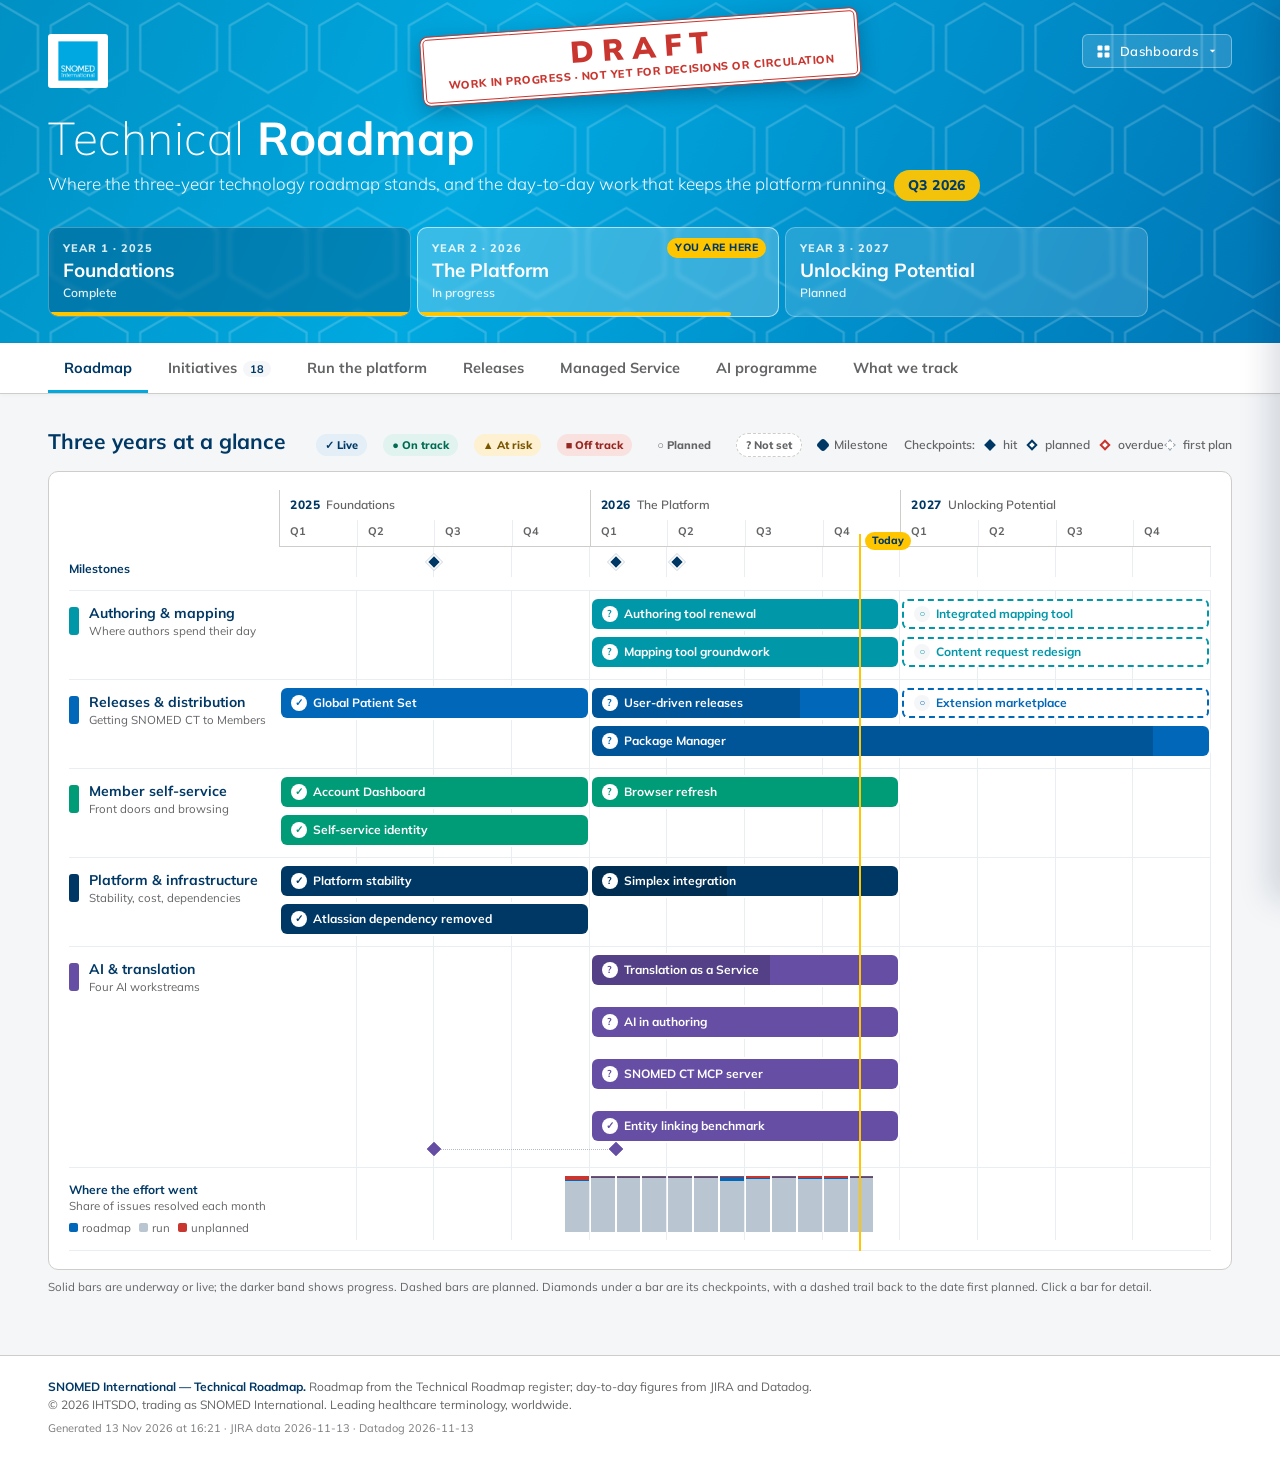
<file: dashboards/technical-roadmap.html>
<!DOCTYPE html>
<html lang="en">
<head>
<meta charset="UTF-8">
<meta name="viewport" content="width=device-width, initial-scale=1.0">
<title>DRAFT · Technical Roadmap — SNOMED International</title>
<link rel="icon" type="image/png" sizes="64x64" href="[data-uri]">
<link rel="preconnect" href="https://fonts.googleapis.com">
<link rel="preconnect" href="https://fonts.gstatic.com" crossorigin>
<link href="https://fonts.googleapis.com/css2?family=Mulish:wght@200;300;400;600;700;800&display=swap" rel="stylesheet">
<style>
:root{
  --clinical:#00A9E0; --navy:#003865; --gold:#FFC600;
  --research:#009B77; --tooling:#0097A9; --education:#654EA3; --adoption:#722257; --blue:#0067B9;
  --ink:#101820; --grey:#636466; --line:#CFCDC9; --bg:#F4F6F8; --card:#FFFFFF;
  --green:#009B77; --amber:#E8A400; --red:#C8362F; --stopped:#636466;
  --soft:#E9EEF3;
  --font:'Mulish','Trebuchet MS',Arial,sans-serif;
}
*{box-sizing:border-box;margin:0;padding:0}
body{font-family:var(--font);color:var(--ink);background:var(--bg);line-height:1.5;-webkit-font-smoothing:antialiased}
a{color:var(--blue);text-decoration:none}
button{font-family:var(--font)}

/* ---------- hero (shared brand pattern) ---------- */
.hero{position:relative;overflow:hidden;background:linear-gradient(115deg,#0090c4 0%,#00A9E0 38%,#0076b6 100%);color:#fff;padding:34px 48px 26px}
.hero svg.hex{position:absolute;inset:0;width:100%;height:100%;opacity:.18}
.hero-top{display:flex;justify-content:space-between;align-items:flex-start;position:relative;z-index:2}
.hero img{height:54px;background:#fff;padding:7px 10px;border-radius:3px}
.navchip{display:inline-flex;align-items:center;gap:8px;background:rgba(255,255,255,.16);border:1px solid rgba(255,255,255,.35);color:#fff;font-weight:700;font-size:13px;padding:8px 14px;border-radius:8px}
.hero h1{position:relative;z-index:2;font-weight:200;font-size:46px;letter-spacing:.5px;margin-top:26px;line-height:1.05}
.hero h1 b{font-weight:700}
.hero .sub{position:relative;z-index:2;font-weight:300;font-size:17px;margin-top:8px;opacity:.95}
/* One line wherever it fits (about 1030px); wraps only on narrower screens. */
@media(min-width:1080px){.hero .sub{white-space:nowrap}}
.qbadge{display:inline-block;white-space:nowrap;background:var(--gold);color:var(--navy);font-weight:800;font-size:14px;padding:5px 14px;border-radius:20px;letter-spacing:.4px}

/* three-phase journey track inside the hero */
.journey{position:relative;z-index:2;margin-top:26px;display:grid;grid-template-columns:repeat(3,1fr);gap:6px;max-width:1100px}
.ph{position:relative;background:rgba(255,255,255,.14);border:1px solid rgba(255,255,255,.28);border-radius:10px;padding:12px 14px 14px;overflow:hidden;backdrop-filter:blur(2px)}
.ph .yr{font-size:11px;font-weight:800;letter-spacing:1px;text-transform:uppercase;opacity:.85}
.ph .nm{font-size:19px;font-weight:700;line-height:1.2;margin-top:2px}
.ph .st{font-size:12px;font-weight:600;opacity:.9;margin-top:2px}
.ph .fill{position:absolute;left:0;bottom:0;height:4px;background:var(--gold);border-radius:0 2px 2px 0}
.ph.done{background:rgba(0,56,101,.32)}
.ph.now{background:rgba(255,255,255,.22);border-color:rgba(255,255,255,.6)}
.ph .here{position:absolute;top:10px;right:12px;background:var(--gold);color:var(--navy);font-size:10.5px;font-weight:800;letter-spacing:.5px;padding:2px 8px;border-radius:10px}


/* ---------- tabs ---------- */
.tabs{position:sticky;top:0;z-index:30;background:#fff;border-bottom:1px solid var(--line);display:flex;gap:4px;padding:0 48px;box-shadow:0 1px 4px rgba(0,0,0,.04);overflow-x:auto}
.tabs button{border:0;background:none;font-size:14.5px;font-weight:700;color:var(--grey);padding:15px 16px 13px;border-bottom:3px solid transparent;cursor:pointer;white-space:nowrap}
.tabs button:hover{color:var(--navy)}
.tabs button.on{color:var(--navy);border-bottom-color:var(--clinical)}
.tabs button .n{display:inline-block;margin-left:6px;font-size:11px;background:var(--bg);color:var(--navy);padding:1px 7px;border-radius:10px}

.wrap{padding:26px 48px 60px;max-width:1500px;margin:0 auto}
.panel{display:none}
.panel.on{display:block}

/* source badges: where each number comes from */
.src{display:inline-flex;align-items:center;gap:4px;font-size:10px;font-weight:800;letter-spacing:.4px;text-transform:uppercase;padding:2px 7px;border-radius:10px;border:1px solid var(--line);color:var(--grey);background:#fff}
.src.sheet{color:var(--research);border-color:#9fd6c6}
.src.jira{color:var(--blue);border-color:#a8c6e6}
.src.live{color:var(--education);border-color:#c9bde3}
.src.dd{color:var(--adoption);border-color:#d8b4c8}

/* ---------- section heads ---------- */
.sec{display:flex;align-items:baseline;justify-content:space-between;gap:16px;margin:6px 0 14px;flex-wrap:wrap}
.sec h2{font-size:21px;font-weight:700;color:var(--navy)}
.sec p{font-size:13px;color:var(--grey);max-width:720px}
.card{background:var(--card);border:1px solid var(--line);border-radius:10px;padding:18px 20px}

/* ---------- legend ---------- */
.legend{display:flex;gap:16px;flex-wrap:wrap;font-size:12px;color:var(--grey);font-weight:600}
.legend span{display:inline-flex;align-items:center;gap:6px}
.sw{width:12px;height:12px;border-radius:3px;display:inline-block}

/* ---------- roadmap (swimlane timeline) ---------- */
.rm{overflow-x:auto}
.rm-grid{min-width:1080px;position:relative}
.rm-head,.rm-lane{display:grid;grid-template-columns:210px 1fr}
.rm-years{display:grid;grid-template-columns:repeat(3,1fr)}
.rm-years div{font-size:12px;font-weight:800;color:var(--navy);letter-spacing:.6px;padding:6px 10px;border-left:1px solid var(--line)}
.rm-years div span{font-weight:600;color:var(--grey);margin-left:6px;letter-spacing:0}
.rm-qs{display:grid;grid-template-columns:repeat(12,1fr);border-bottom:1px solid var(--line)}
.rm-qs div{font-size:11px;color:var(--grey);font-weight:700;padding:3px 10px 6px;border-left:1px solid var(--soft)}
.rm-qs div:nth-child(4n+1){border-left-color:var(--line)}
.rm-lane{border-bottom:1px solid var(--soft)}
.rm-lane .lab{padding:14px 12px 14px 0;display:flex;gap:10px;align-items:flex-start}
.rm-lane .lab i{flex:none;width:10px;height:28px;border-radius:3px;margin-top:2px}
.rm-lane .lab b{display:block;font-size:14px;color:var(--navy);line-height:1.25}
.rm-lane .lab small{display:block;font-size:11.5px;color:var(--grey)}
.track{position:relative;background:repeating-linear-gradient(90deg,transparent 0,transparent calc(100%/12 - 1px),var(--soft) calc(100%/12 - 1px),var(--soft) calc(100%/12))}
.bar{position:absolute;height:30px;border-radius:6px;cursor:pointer;display:flex;align-items:center;gap:6px;padding:0 10px;font-size:12px;font-weight:700;color:#fff;white-space:nowrap;overflow:hidden;text-overflow:ellipsis;transition:transform .12s,box-shadow .12s;box-shadow:0 0 0 2px #fff}
.bar:hover,.bar:focus-visible{transform:translateY(-1px);box-shadow:0 0 0 2px #fff,0 6px 14px rgba(0,40,80,.18);outline:none}
.bar .pf{position:absolute;inset:0;right:auto;background:rgba(0,0,0,.18);pointer-events:none}
.bar .tx{position:relative;overflow:hidden;text-overflow:ellipsis}
.bar .ic{position:relative;flex:none;width:16px;height:16px;border-radius:50%;background:#fff;display:flex;align-items:center;justify-content:center;font-size:10px;line-height:1}
.bar.planned{background:#fff!important;color:var(--navy);border:2px dashed currentColor;box-shadow:none}
.bar.planned .ic{background:var(--bg)}
.today{position:absolute;top:0;bottom:0;width:2px;background:var(--gold);z-index:5;pointer-events:none}
.today span{position:absolute;top:-2px;left:6px;background:var(--gold);color:var(--navy);font-size:10.5px;font-weight:800;padding:1px 7px;border-radius:9px;white-space:nowrap}
.ms{position:absolute;width:12px;height:12px;background:var(--navy);transform:rotate(45deg);border:2px solid #fff;z-index:4;cursor:default}
.ms-row .track{height:30px}
/* checkpoints: a rail under each bar. Diamonds are dated checkpoints; the ghost is the first plan. */
.cp{position:absolute;width:10px;height:10px;margin-left:-5px;transform:rotate(45deg);background:#fff;border:2px solid var(--c,var(--navy));z-index:3;cursor:default}
.cp.hit{background:var(--c,var(--navy))}
.cp.late{border-color:var(--red)}
.cp.ghost{width:8px;height:8px;margin-left:-4px;border:1.5px dashed #9AA5AF;z-index:2;pointer-events:none}
.cp-line{position:absolute;height:0;border-top:1.5px dotted #B4BEC8;pointer-events:none}
.cp-trail{position:absolute;height:2px;z-index:2;pointer-events:none;background:repeating-linear-gradient(90deg,#B97F00 0 4px,transparent 4px 7px)}
.cp-trail.early{background:repeating-linear-gradient(90deg,var(--green) 0 4px,transparent 4px 7px)}
.cp-trail.over{background:var(--red);opacity:.8}
.cp-span{position:absolute;height:10px;border:1.5px dashed var(--c,var(--navy));border-radius:5px;background:#fff;z-index:2;cursor:default}
.cp-span.late{border-color:var(--red)}
.cp-key{position:static;display:inline-block;margin:0 3px 0 5px;width:8px;height:8px}
/* capacity ribbon on the roadmap's time axis */
.cap-m{position:absolute;top:8px;bottom:8px;display:flex;flex-direction:column;padding:0 1px;cursor:default}
.cap-m i{display:block;min-height:1px}
.rm-lane .lab .cap-key{margin-top:5px}
.rm-lane .lab .cap-key i{display:inline-block;width:9px;height:9px;border-radius:2px;margin:0 4px 0 8px}
.rm-lane .lab .cap-key i:first-child{margin-left:0}
.cpt{width:100%;border-collapse:collapse;font-size:12.5px}
.cpt th{text-align:left;font-size:10.5px;text-transform:uppercase;letter-spacing:.5px;color:var(--grey);padding:4px 6px 4px 0;border-bottom:1px solid var(--line)}
.cpt td{padding:5px 6px 5px 0;border-bottom:1px solid var(--soft);vertical-align:top}
.cpt .late{color:var(--red);font-weight:700}.cpt .slow{color:#7a5600;font-weight:700}.cpt .fast{color:#006b52;font-weight:700}

/* ---------- initiative cards ---------- */
.filters{display:flex;gap:8px;flex-wrap:wrap;margin-bottom:18px;align-items:center}
.filters label{font-size:11px;text-transform:uppercase;letter-spacing:1px;color:var(--grey);font-weight:700;margin-right:4px}
.pill{border:1px solid var(--line);background:#fff;color:var(--navy);font-size:12.5px;font-weight:700;padding:6px 12px;border-radius:16px;cursor:pointer;display:inline-flex;gap:6px;align-items:center}
.pill:hover{background:var(--bg)}
.pill.on{background:var(--navy);color:#fff;border-color:var(--navy)}
.cards{display:grid;grid-template-columns:repeat(auto-fill,minmax(340px,1fr));gap:16px}
.ic-card{background:var(--card);border:1px solid var(--line);border-top:5px solid var(--lc);border-radius:10px;padding:16px 18px;display:flex;flex-direction:column;gap:11px;cursor:pointer;transition:box-shadow .15s,transform .15s}
.ic-card:hover{box-shadow:0 6px 18px rgba(0,40,80,.10);transform:translateY(-2px)}
.ic-card .top{display:flex;justify-content:space-between;gap:10px;align-items:flex-start}
.ic-card h3{font-size:16px;font-weight:700;color:var(--ink);line-height:1.3}
.ic-card .lane{font-size:11px;font-weight:800;letter-spacing:.5px;text-transform:uppercase;color:var(--lc)}
.ic-card .ben{font-size:13px;color:#33434f}
.status{flex:none;display:inline-flex;align-items:center;gap:5px;font-size:11px;font-weight:800;padding:3px 9px;border-radius:12px;white-space:nowrap}
.status.live{background:#E3EEF7;color:var(--navy)}
.status.ontrack{background:#E0F3EE;color:#006b52}
.status.atrisk{background:#FDF1D2;color:#7a5600}
.status.offtrack{background:#F8E1DF;color:#952720}
.status.planned{background:var(--bg);color:var(--grey)}

/* Now / Next / Delivered bands */
.band{margin-bottom:30px}
.band-h{display:flex;align-items:baseline;gap:12px;margin:4px 0 12px;flex-wrap:wrap}
.band-h h2{font-size:19px;font-weight:800;color:var(--navy)}
.band-h .meta{font-size:12.5px;color:var(--grey);font-weight:700}
.band-h .meta b{color:#952720}
.band.next{background:#FFF8DC;border:1px solid #F1D97A;border-radius:12px;padding:14px 18px 18px}
.next-cards{display:grid;grid-template-columns:repeat(auto-fill,minmax(270px,1fr));gap:12px}
.nx-card{background:#fff;border:1px solid #EBD58A;border-left:5px solid var(--lc);border-radius:8px;padding:12px 14px;display:flex;flex-direction:column;gap:6px;cursor:pointer;transition:box-shadow .15s}
.nx-card:hover,.dn:hover{box-shadow:0 4px 14px rgba(0,40,80,.10)}
.nx-card h3{font-size:14.5px;font-weight:700;line-height:1.3}
.nx-card .ben{font-size:12.5px;color:#33434f;display:-webkit-box;-webkit-line-clamp:2;-webkit-box-orient:vertical;overflow:hidden}
.when{align-self:flex-start;font-size:11px;font-weight:800;color:var(--navy);background:var(--gold);border-radius:10px;padding:2px 9px}
.when.late{background:#F8E1DF;color:#952720}
.when.unknown{background:var(--bg);color:var(--grey)}
.sched{display:inline-flex;align-items:center;gap:4px;font-size:11px;font-weight:800;padding:2px 8px;border-radius:10px;white-space:nowrap}
.sched.early{background:#E0F3EE;color:#006b52}
.sched.ontime{background:#E3EEF7;color:var(--navy)}
.sched.late{background:#FDF1D2;color:#7a5600}
.dn .sched{margin-top:5px}
details.band.done{border-top:1px solid var(--line);padding-top:10px}
details.band.done summary{list-style:none;cursor:pointer}
details.band.done summary::-webkit-details-marker{display:none}
details.band.done summary .tg{font-size:12px;font-weight:800;color:var(--blue)}
details.band.done summary .tg::before{content:"Show ▸"}
details.band.done[open] summary .tg::before{content:"Hide ▾"}
.yr-row{display:grid;grid-template-columns:90px 1fr;gap:14px;align-items:start;padding:12px 0;border-top:1px dashed var(--line)}
.yr-row:first-of-type{border-top:0}
.yr-row .y{font-size:16px;font-weight:800;color:var(--navy);line-height:1.2}
.yr-row .y small{display:block;font-size:10.5px;font-weight:700;color:var(--grey);text-transform:uppercase;letter-spacing:.5px}
.done-tiles{display:grid;grid-template-columns:repeat(auto-fill,minmax(230px,1fr));gap:8px}
.dn{background:#fff;border:1px solid var(--line);border-left:4px solid var(--lc);border-radius:8px;padding:8px 12px;cursor:pointer;transition:box-shadow .15s}
.dn b{display:block;font-size:13.5px;line-height:1.3}
.dn span{font-size:11.5px;color:var(--grey)}
.yr-row.past .y{color:var(--grey)}
.yr-row.past .dn{background:var(--bg);border-left-color:var(--line);opacity:.75}
.yr-row.past .dn b{color:var(--grey);font-weight:600}
@media(max-width:760px){.yr-row{grid-template-columns:1fr;gap:6px}}

/* stage-gate stepper */
.stepper{display:grid;grid-template-columns:repeat(5,1fr);gap:4px}
.stepper div{font-size:10px;font-weight:700;color:var(--grey);text-align:center}
.stepper div i{display:block;height:6px;border-radius:3px;background:var(--soft);margin-bottom:4px}
.stepper div.done i{background:var(--lc)}
.stepper div.cur i{background:var(--lc);box-shadow:0 0 0 2px #fff,0 0 0 4px var(--lc)}
.stepper div.cur{color:var(--navy)}
.ep{display:flex;justify-content:space-between;font-size:11.5px;color:var(--grey);font-weight:700}
.pbar{height:7px;background:var(--soft);border-radius:4px;overflow:hidden;margin-top:4px}
.pbar i{display:block;height:100%;background:linear-gradient(90deg,var(--clinical),var(--navy));border-radius:4px}
.foot{display:flex;justify-content:space-between;align-items:center;border-top:1px solid var(--bg);padding-top:9px;font-size:12px;color:var(--grey)}
.tags{display:flex;gap:5px;flex-wrap:wrap}
.tag{font-size:10.5px;font-weight:700;padding:2px 8px;border-radius:10px;background:var(--bg);color:var(--navy);border:1px solid var(--line)}

/* ---------- run the platform ---------- */
.teams{display:grid;grid-template-columns:repeat(3,1fr);gap:14px;margin-bottom:28px}
.team{background:var(--card);border:1px solid var(--line);border-radius:10px;padding:16px 16px 14px;display:flex;flex-direction:column;gap:10px}
.team h3{font-size:15px;color:var(--navy);line-height:1.25}
.team .mis{font-size:12px;color:var(--grey);min-height:36px}
.metric .ml{font-size:11px;font-weight:700;color:var(--grey);text-transform:uppercase;letter-spacing:.5px}
.metric .mv{font-size:22px;font-weight:800;color:var(--ink);line-height:1.1}
.metric .mv small{font-size:12px;color:var(--grey);font-weight:700;margin-left:4px}
.split{display:flex;height:10px;border-radius:5px;overflow:hidden;gap:2px;background:#fff}
.split i{display:block;height:100%}
.split i:first-child{border-radius:5px 0 0 5px}.split i:last-child{border-radius:0 5px 5px 0}
.splitlab{display:flex;justify-content:space-between;font-size:10.5px;color:var(--grey);font-weight:700;margin-top:4px}
.focus{font-size:12px;color:var(--ink)}
.focus b{font-size:10.5px;color:var(--grey);text-transform:uppercase;letter-spacing:.5px;display:block}

.two{display:grid;grid-template-columns:1.35fr 1fr;gap:18px;margin-bottom:28px}

/* SLO table + Managed Service lens */
.slo{width:100%;border-collapse:collapse;font-size:13px}
.slo th{font-size:11px;color:var(--grey);font-weight:700;text-align:right;padding:4px 8px 8px;text-transform:uppercase;letter-spacing:.5px}
.slo th:first-child{text-align:left;padding-left:0}
.slo td{padding:9px 8px;border-top:1px solid var(--soft);text-align:right;white-space:nowrap}
.slo td:first-child{text-align:left;padding-left:0;white-space:normal}
.slo td:first-child b{display:block;color:var(--navy)}
.slo td:first-child small{color:var(--grey);font-size:11.5px}
.slo .v{font-weight:800;color:var(--ink)}
.slo .t{display:block;font-size:10.5px;color:var(--grey);font-weight:600}
.slo .bad{color:#952720}
.mscard{background:linear-gradient(135deg,#fff 0%,#fff 55%,#EEF8FC 100%);border-left:5px solid var(--clinical)}
.msgrid{display:grid;grid-template-columns:repeat(2,1fr);gap:14px 18px;margin-top:6px}
.msgrid .mv{font-size:24px}

/* release heartbeat */
.hb{width:100%;border-collapse:collapse;font-size:12px}
.hb th{font-size:11px;color:var(--grey);font-weight:700;padding:4px 0 8px;text-align:center}
.hb th.rl{text-align:left}
.hb td{padding:5px 0;text-align:center;border-top:1px solid var(--soft)}
.hb td.rl{text-align:left;font-weight:700;color:var(--navy);white-space:nowrap;padding-right:12px}
.hb td.rl small{display:block;font-weight:600;color:var(--grey);font-size:10.5px}
.dot{display:inline-block;width:14px;height:14px;border-radius:50%;cursor:default;border:2px solid #fff;box-shadow:0 0 0 1px var(--line)}
.dot.e{background:var(--soft);box-shadow:none;width:6px;height:6px;border:0}
.dot.i{background:var(--navy)} .dot.x{background:var(--tooling)} .dot.p{background:var(--education)}

/* service health strips */
.svc{display:grid;grid-template-columns:170px 1fr 70px;gap:12px;align-items:center;padding:8px 0;border-top:1px solid var(--soft)}
.svc:first-of-type{border-top:0}
.svc b{font-size:13px;color:var(--navy)}
.svc .up{font-size:12.5px;font-weight:800;text-align:right;color:var(--ink)}
.strip{display:grid;grid-template-columns:repeat(90,1fr);gap:1px;height:22px}
.strip i{display:block;border-radius:1px;background:var(--green)}
.strip i.a{background:var(--amber)} .strip i.r{background:var(--red)}

/* ---------- AI programme ---------- */
.ws{display:grid;grid-template-columns:repeat(4,1fr);gap:16px;margin-bottom:26px}
.wsc{background:var(--card);border:1px solid var(--line);border-radius:10px;padding:18px;display:flex;flex-direction:column;gap:12px;position:relative;overflow:hidden}
.wsc .num{font-size:11px;font-weight:800;letter-spacing:1px;color:var(--education)}
.wsc h3{font-size:18px;color:var(--navy)}
.wsc p{font-size:12.5px;color:#33434f}
.wsc .big{font-size:34px;font-weight:800;color:var(--education);line-height:1}
.wsc .big small{display:block;font-size:12px;font-weight:600;color:var(--grey);margin-top:4px;line-height:1.35}
.mat{display:grid;grid-template-columns:repeat(3,1fr);gap:3px;margin-top:auto}
.mat div{font-size:10px;font-weight:700;color:var(--grey);text-align:center}
.mat div i{display:block;height:6px;border-radius:3px;background:var(--soft);margin-bottom:4px}
.mat div.done i{background:var(--education)}
.mat div.cur{color:var(--education)}
.hexbg{position:absolute;right:-18px;top:-18px;opacity:.07;width:120px;height:120px}

/* ---------- what we track ---------- */
table.dt{width:100%;border-collapse:collapse;font-size:13px;background:#fff;border:1px solid var(--line);border-radius:10px;overflow:hidden}
.dt th{background:var(--navy);color:#fff;text-align:left;font-size:11.5px;letter-spacing:.5px;text-transform:uppercase;padding:10px 12px}
.dt td{padding:10px 12px;border-top:1px solid var(--soft);vertical-align:top}
.dt td:first-child{font-weight:700;color:var(--navy)}
.dt tr.grp td{background:var(--bg);font-weight:800;color:var(--grey);font-size:11px;letter-spacing:.8px;text-transform:uppercase;padding:7px 12px}

/* ---------- drawer ---------- */
.scrim{position:fixed;inset:0;background:rgba(16,24,32,.35);opacity:0;visibility:hidden;transition:opacity .2s;z-index:80}
.scrim.on{opacity:1;visibility:visible}
.drawer{position:fixed;top:0;right:0;bottom:0;width:min(520px,100%);background:#fff;z-index:90;transform:translateX(100%);transition:transform .25s ease;overflow-y:auto;box-shadow:-10px 0 30px rgba(0,30,60,.15)}
.drawer.on{transform:none}
.dh{padding:24px 26px 18px;color:#fff;background:linear-gradient(115deg,var(--navy),var(--lc))}
.dh .x{float:right;border:0;background:rgba(255,255,255,.2);color:#fff;width:32px;height:32px;border-radius:50%;font-size:18px;cursor:pointer}
.dh .lane{font-size:11px;font-weight:800;letter-spacing:.8px;text-transform:uppercase;opacity:.85}
.dh h3{font-size:24px;font-weight:700;line-height:1.2;margin-top:4px}
.db{padding:20px 26px 30px;display:flex;flex-direction:column;gap:18px}
.db h4{font-size:11px;text-transform:uppercase;letter-spacing:.8px;color:var(--grey);margin-bottom:6px}
.db p{font-size:13.5px;color:#33434f}
.epl{display:flex;flex-direction:column;gap:10px}
.epl .row{font-size:12.5px}
.epl .row b{color:var(--blue)}

/* ---------- tooltip ---------- */
#tt{position:fixed;z-index:120;pointer-events:none;background:var(--ink);color:#fff;font-size:12px;line-height:1.45;padding:8px 10px;border-radius:6px;max-width:280px;opacity:0;transition:opacity .08s;box-shadow:0 6px 18px rgba(0,0,0,.2)}
#tt.on{opacity:1}
#tt b{font-weight:800}
#tt .m{color:#b9c3cc}

footer{padding:22px 48px 40px;color:var(--grey);font-size:12px;border-top:1px solid var(--line);background:#fff}
footer b{color:var(--navy)}

@media(max-width:1200px){
  .teams{grid-template-columns:repeat(2,1fr)}
  .ws{grid-template-columns:repeat(2,1fr)}
  .two{grid-template-columns:1fr}
}
@media(max-width:760px){
  .hero,.tabs,.wrap,footer{padding-left:16px;padding-right:16px}
  .hero h1{font-size:34px}
  .journey{grid-template-columns:1fr}
  .teams,.ws{grid-template-columns:1fr}
  .svc{grid-template-columns:110px 1fr 56px}
}
/* ---------- additions for the live dashboard ---------- */
.status.unset{background:#fff;color:var(--grey);border:1px dashed var(--line)}
.src.register{color:var(--research);border-color:#9fd6c6}
.src.datadog{color:var(--adoption);border-color:#d8b4c8}
.hbars{display:flex;flex-direction:column;gap:7px}
.hbar{display:grid;grid-template-columns:170px 1fr 44px;gap:10px;align-items:center;font-size:12.5px}
.hbar span{color:var(--ink);font-weight:600;overflow:hidden;text-overflow:ellipsis;white-space:nowrap}
.hbar i{display:block;height:12px;border-radius:0 4px 4px 0;background:var(--blue)}
.hbar b{text-align:right;color:var(--ink)}
.tiles{display:grid;grid-template-columns:repeat(auto-fill,minmax(150px,1fr));gap:12px}
.tile{background:var(--bg);border-radius:8px;padding:12px 14px}
.tile .ml{font-size:11px;font-weight:700;color:var(--grey);text-transform:uppercase;letter-spacing:.5px}
.tile .mv{font-size:24px;font-weight:800;color:var(--ink);line-height:1.15}
.tile .mv small{font-size:12px;color:var(--grey);font-weight:700;margin-left:3px}
.tile .d{font-size:11.5px;color:var(--grey)}
.chips{display:flex;flex-wrap:wrap;gap:6px}
.empty{padding:26px;text-align:center;color:var(--grey);font-size:13px;background:var(--bg);border-radius:8px}
.cell{display:inline-flex;align-items:center;justify-content:center;width:22px;height:22px;border-radius:50%;font-size:10.5px;font-weight:800;color:#fff;background:var(--tooling);border:2px solid #fff;box-shadow:0 0 0 1px var(--line)}
.team .wip{display:flex;gap:14px;font-size:12px;color:var(--grey)}
.team .wip b{display:block;font-size:20px;color:var(--ink)}
.team .hl{display:grid;grid-template-columns:1fr 1fr;gap:10px}
.note{font-size:11.5px;color:var(--grey);margin-top:8px}
.genstamp{margin-top:6px;font-size:11px;color:var(--grey);opacity:.85}
@media(max-width:1200px){.hbar{grid-template-columns:120px 1fr 40px}}
</style>
</head>
<body>

<header class="hero">
  <svg class="hex" viewBox="0 0 1200 300" preserveAspectRatio="xMidYMid slice" aria-hidden="true">
    <defs><pattern id="h" width="56" height="64" patternUnits="userSpaceOnUse" patternTransform="scale(1.4)">
      <path d="M28 2 L52 16 L52 44 L28 58 L4 44 L4 16 Z" fill="none" stroke="#fff" stroke-width="1.4"/>
    </pattern></defs>
    <rect width="1200" height="300" fill="url(#h)"/>
  </svg>
  <div class="hero-top">
    <img src="[data-uri]" alt="SNOMED International">
    
<style>
.dnav{position:relative;display:inline-block;z-index:50;font-family:inherit}
.dnav-btn{display:inline-flex;align-items:center;gap:9px;cursor:pointer;
  background:rgba(255,255,255,.14);border:1px solid rgba(255,255,255,.38);
  color:#fff;font-size:13px;font-weight:600;letter-spacing:.3px;
  padding:8px 13px;border-radius:6px;transition:background .15s}
.dnav-btn:hover{background:rgba(255,255,255,.26)}
.dnav-btn svg{display:block;fill:currentColor}
.dnav-btn .dnav-chev{transition:transform .18s}
.dnav.open .dnav-btn .dnav-chev{transform:rotate(180deg)}
.dnav-menu{position:fixed;min-width:264px;max-width:340px;background:#fff;
  border:1px solid #e2e8f0;border-radius:9px;box-shadow:0 12px 36px rgba(0,32,64,.28);
  padding:6px;z-index:2147483000;opacity:0;visibility:hidden;transform:translateY(-6px);
  transition:opacity .15s,transform .15s}
.dnav-menu.open{opacity:1;visibility:visible;transform:translateY(0)}
.dnav-head{font-size:11px;font-weight:700;letter-spacing:.6px;text-transform:uppercase;
  color:#8a94a6;padding:8px 10px 6px}
.dnav-item{display:flex;align-items:flex-start;gap:10px;padding:9px 10px;border-radius:6px;
  text-decoration:none;color:#0a2540;font-size:14px;font-weight:600;line-height:1.25}
.dnav-item small{display:block;font-weight:400;font-size:11.5px;color:#8a94a6;margin-top:2px}
.dnav-item .dnav-dot{width:8px;height:8px;margin-top:5px;border-radius:50%;
  background:#00A9E0;flex:0 0 auto}
.dnav-item:hover{background:#eef4fb}
.dnav-current{cursor:default}
.dnav-current:hover{background:transparent}
.dnav-current .dnav-dot{background:#c3ccd8}
.dnav-current .dnav-lbl{color:#8a94a6}
.dnav-home{color:#003865;border-bottom:1px solid #eef1f4;border-radius:6px 6px 0 0;margin-bottom:4px}
.dnav-home svg{width:15px;height:15px;margin-top:1px;fill:#003865;flex:0 0 auto}
.dnav-tag{margin-left:auto;align-self:center;font-size:10px;font-weight:700;
  letter-spacing:.4px;text-transform:uppercase;color:#8a94a6;
  border:1px solid #d5dce6;border-radius:4px;padding:2px 6px;white-space:nowrap}
</style>
<div class="dnav" id="dnav"><button class="dnav-btn" type="button" aria-haspopup="true" aria-expanded="false"><svg width="15" height="15" viewBox="0 0 20 20" aria-hidden="true"><rect x="2" y="2" width="6.6" height="6.6" rx="1.3"/><rect x="11.4" y="2" width="6.6" height="6.6" rx="1.3"/><rect x="2" y="11.4" width="6.6" height="6.6" rx="1.3"/><rect x="11.4" y="11.4" width="6.6" height="6.6" rx="1.3"/></svg><span>Dashboards</span><svg class="dnav-chev" width="11" height="11" viewBox="0 0 20 20" aria-hidden="true"><path d="M5 7l5 5 5-5z"/></svg></button><div class="dnav-menu" role="menu"><div class="dnav-head">SNOMED International dashboards</div><a class="dnav-item dnav-home" href="index.html"><svg viewBox="0 0 20 20" aria-hidden="true"><path d="M10 2.5 2 9.2h2.3V17h4.2v-4.6h3V17h4.2V9.2H18z"/></svg><span>All dashboards<small>Landing page</small></span></a><a class="dnav-item" href="content-roadmap.html" target="_blank" rel="noopener"><span class="dnav-dot"></span><span>Content Development Roadmap<small>SNOMED CT content priorities and delivery timelines, across six tabbed views with glossary</small></span></a><a class="dnav-item" href="strategic-deliverables.html" target="_blank" rel="noopener"><span class="dnav-dot"></span><span>Strategic Deliverables<small>RAG status of strategic work items for the current reporting cycle, grouped by theme</small></span></a><span class="dnav-item dnav-current"><span class="dnav-dot"></span><span class="dnav-lbl">Technical Roadmap<small>The three-year technology roadmap alongside day-to-day delivery, support, releases and service availability</small></span><span class="dnav-tag">You are here</span></span><a class="dnav-item" href="crs-requests.html" target="_blank" rel="noopener"><span class="dnav-dot"></span><span>Content Requests<small>Content requests submitted in each SLA reporting period, by requesting country and content domain, with where they stand now</small></span></a></div></div>
<script>
(function(){
  var root=document.getElementById('dnav');
  if(!root)return;
  var btn=root.querySelector('.dnav-btn'),menu=root.querySelector('.dnav-menu');
  // Lift the menu to <body> so it is not trapped inside the header's stacking
  // context — the sticky tabs/controls bars would otherwise paint over it and
  // swallow the clicks.
  document.body.appendChild(menu);
  function place(){var r=btn.getBoundingClientRect();
    menu.style.top=(r.bottom+8)+'px';
    menu.style.left='auto';menu.style.right=(document.documentElement.clientWidth-r.right)+'px';}
  function open(){root.classList.add('open');menu.classList.add('open');btn.setAttribute('aria-expanded','true');place();}
  function close(){root.classList.remove('open');menu.classList.remove('open');btn.setAttribute('aria-expanded','false');}
  btn.addEventListener('click',function(e){e.stopPropagation();
    root.classList.contains('open')?close():open();});
  menu.addEventListener('click',function(e){if(e.target.closest('a'))close();});
  document.addEventListener('click',function(e){
    if(!root.contains(e.target)&&!menu.contains(e.target))close();});
  document.addEventListener('keydown',function(e){if(e.key==='Escape')close();});
  window.addEventListener('resize',function(){if(root.classList.contains('open'))place();});
  window.addEventListener('scroll',function(){if(root.classList.contains('open'))place();},true);
})();
</script>

  </div>
  <h1>Technical <b>Roadmap</b></h1>
  <div class="sub">Where the three-year technology roadmap stands, and the day-to-day work that keeps the platform running &nbsp;<span class="qbadge">Q3 2026</span></div>
  <div class="journey" id="journey"></div>
  
<style>
.dstamp{position:absolute;top:22px;left:50%;z-index:6;transform:translateX(-50%) rotate(-4deg);
  display:flex;flex-direction:column;align-items:center;gap:2px;pointer-events:none;
  background:#fff;color:#C8362F;border:4px double #C8362F;border-radius:8px;
  padding:6px 22px 7px;box-shadow:0 6px 20px rgba(0,30,60,.30);font-family:inherit;text-align:center}
.dstamp b{font-size:30px;font-weight:900;letter-spacing:9px;line-height:1;margin-right:-9px}
.dstamp span{font-size:11px;font-weight:800;letter-spacing:.5px;text-transform:uppercase;white-space:nowrap}
@media(max-width:900px){
  .dstamp{position:relative;top:auto;left:auto;transform:rotate(-2deg);width:max-content;max-width:100%;
    margin:18px auto 4px}
  .dstamp span{white-space:normal}
}
@media print{.dstamp{box-shadow:none}}
</style>
<div class="dstamp" role="note" aria-label="Draft: Work in progress · not yet for decisions or circulation"><b>DRAFT</b><span>Work in progress · not yet for decisions or circulation</span></div>
</header>

<nav class="tabs" id="tabs" role="tablist">
  <button class="on" data-t="roadmap">Roadmap</button>
  <button data-t="initiatives">Initiatives<span class="n" id="n-init"></span></button>
  <button data-t="run">Run the platform</button>
  <button data-t="releases">Releases</button>
  <button data-t="managed">Managed Service</button>
  <button data-t="ai">AI programme</button>
  <button data-t="track">What we track</button>
</nav>

<main class="wrap">
  <section class="panel on" id="p-roadmap">
    <div class="sec"><h2>Three years at a glance</h2><div class="legend" id="rm-legend"></div></div>
    <div class="card rm"><div class="rm-grid" id="rm"></div></div>
    <p class="note">Solid bars are underway or live; the darker band shows progress. Dashed bars are planned. Diamonds under a bar are its checkpoints, with a dashed trail back to the date first planned. Click a bar for detail.</p>
  </section>

  <section class="panel" id="p-initiatives">
    <div class="filters" id="filters"></div>
    <div id="bands"></div>
  </section>

  <section class="panel" id="p-run">
    <div class="sec"><h2>Team pulse</h2>
      <p>Issues resolved per month, work in flight against parked backlog, and how resolved work splits between roadmap change, running the service and unplanned work.</p></div>
    <div class="teams" id="teams"></div>
    <div class="two">
      <div class="card">
        <div class="sec" style="margin-top:0"><h2 style="font-size:17px">Support, all teams <span class="src jira" style="vertical-align:middle">JIRA · SSD</span></h2>
          <div class="legend"><span><i class="sw" style="background:var(--blue)"></i>Opened</span><span><i class="sw" style="background:var(--research)"></i>Resolved</span></div></div>
        <div id="support-flow"></div>
        <div class="tiles" id="support-tiles" style="margin-top:12px"></div>
      </div>
      <div class="card">
        <div class="sec" style="margin-top:0"><h2 style="font-size:17px">Requests by service, 12 months</h2></div>
        <div class="hbars" id="support-services"></div>
      </div>
    </div>
    <div class="card">
      <div class="sec" style="margin-top:0"><h2 style="font-size:17px">Service availability <span class="src datadog" style="vertical-align:middle">Datadog</span></h2></div>
      <div id="health"></div>
    </div>
  </section>

  <section class="panel" id="p-releases">
    <div class="two" style="grid-template-columns:1fr 1fr">
      <div class="card">
        <div class="sec" style="margin-top:0"><h2 style="font-size:17px">International Edition <span class="src register" style="vertical-align:middle">Register</span></h2></div>
        <div class="tiles" id="intl-tiles"></div>
        <div style="overflow-x:auto;margin-top:14px"><table class="hb" id="intl-hb"></table></div>
      </div>
      <div class="card">
        <div class="sec" style="margin-top:0"><h2 style="font-size:17px">Release issues <span class="src jira" style="vertical-align:middle">JIRA · ISRS</span></h2>
          <div class="legend"><span><i class="sw" style="background:var(--blue)"></i>Raised</span><span><i class="sw" style="background:var(--research)"></i>Resolved</span></div></div>
        <div id="isrs-flow"></div>
        <div class="tiles" id="isrs-tiles" style="margin-top:12px"></div>
      </div>
    </div>
    <div class="card">
      <div class="sec" style="margin-top:0"><h2 style="font-size:17px">Managed Service extension releases <span class="src jira" style="vertical-align:middle">JIRA · SSD</span></h2>
        <p>Extension release requests by effective month. The number is how many releases that month.</p></div>
      <div style="overflow-x:auto"><table class="hb" id="ext-hb"></table></div>
    </div>
  </section>

  <section class="panel" id="p-managed">
    <div class="sec"><h2>Managed Service</h2><p>Not a team: a service delivered across all of them. This view takes its share of every source.</p></div>
    <div class="tiles" id="ms-tiles" style="margin-bottom:22px"></div>
    <div class="two" style="grid-template-columns:1fr 1fr">
      <div class="card"><div class="sec" style="margin-top:0"><h2 style="font-size:17px">Service desk requests by country, 12 months</h2></div><div class="hbars" id="ms-country"></div></div>
      <div class="card"><div class="sec" style="margin-top:0"><h2 style="font-size:17px">Open release issues by extension</h2></div><div class="hbars" id="ms-isrs"></div></div>
    </div>
    <div class="card"><div class="sec" style="margin-top:0"><h2 style="font-size:17px">Extensions on the service</h2></div><div class="chips" id="ms-names"></div></div>
  </section>

  <section class="panel" id="p-ai">
    <div class="sec"><h2>AI workstreams</h2></div>
    <div class="ws" id="ws"></div>
    <div class="sec"><h2 style="font-size:17px">AI in the roadmap</h2></div>
    <div class="cards" id="ai-cards"></div>
  </section>

  <section class="panel" id="p-track">
    <div class="sec"><h2>What this dashboard tracks, and where it comes from</h2>
      <p>Every number has one owner and one source. Nothing is typed into the dashboard itself.</p></div>
    <table class="dt" id="dt"></table>
  </section>
</main>

<div class="scrim" id="scrim"></div>
<aside class="drawer" id="drawer" aria-hidden="true"></aside>
<div id="tt" role="tooltip"></div>

<footer>
  <b>SNOMED International — Technical Roadmap.</b> Roadmap from the Technical Roadmap register; day-to-day figures from JIRA and Datadog.<br>
  © 2026 IHTSDO, trading as SNOMED International. Leading healthcare terminology, worldwide.
  <div class="genstamp" id="genstamp">Generated 13 Nov 2026 at 16:21</div>
</footer>

<script>
const DATA = {"generated": {"jira": "2026-11-13", "datadog": "2026-11-13", "datadog_source": "Datadog API (datadoghq.com)"}, "roadmap": {"base_year": 2025, "span": 12, "today": 7.467, "phases": [{"yr": "Year 1 · 2025", "name": "Foundations", "status": "Complete", "cls": "done", "pct": 100, "year": 2025}, {"yr": "Year 2 · 2026", "name": "The Platform", "status": "In progress", "cls": "now", "pct": 87, "year": 2026}, {"yr": "Year 3 · 2027", "name": "Unlocking Potential", "status": "Planned", "cls": "", "pct": 0, "year": 2027}], "lanes": [{"name": "Authoring \u0026 mapping", "sub": "Where authors spend their day", "colour": "#0097A9"}, {"name": "Releases \u0026 distribution", "sub": "Getting SNOMED CT to Members", "colour": "#0067B9"}, {"name": "Member self-service", "sub": "Front doors and browsing", "colour": "#009B77"}, {"name": "Platform \u0026 infrastructure", "sub": "Stability, cost, dependencies", "colour": "#003865"}, {"name": "AI \u0026 translation", "sub": "Four AI workstreams", "colour": "#654EA3"}], "initiatives": [{"id": "acct", "name": "Account Dashboard", "lane": "Member self-service", "phase": 1, "s": 0, "e": 4, "orig": null, "slip": null, "status": "live", "stage": 4, "pct": 100, "jira": {"done": 35, "total": 43, "active": 1}, "jira_link": null, "benefit": "A unified front door giving Members one place for account, tools, licences and platform status. Previously spread across three systems.", "update": "", "owner": "", "tags": ["Member value"], "projects": [], "labels": ["Tooling-Dashboard"], "components": [], "cps": []}, {"id": "stab", "name": "Platform stability", "lane": "Platform \u0026 infrastructure", "phase": 1, "s": 0, "e": 4, "orig": null, "slip": null, "status": "live", "stage": 4, "pct": 100, "jira": {"done": 85, "total": 133, "active": 10}, "jira_link": null, "benefit": "Targeted profiling, caching and infrastructure hardening. Production now scales with a growing user base.", "update": "", "owner": "", "tags": ["Reliability"], "projects": [], "labels": ["Performance-Improvement"], "components": [], "cps": []}, {"id": "atl", "name": "Atlassian dependency removed", "lane": "Platform \u0026 infrastructure", "phase": 1, "s": 0, "e": 4, "orig": null, "slip": null, "status": "live", "stage": 4, "pct": 100, "jira": {"done": 172, "total": 178, "active": 1}, "jira_link": null, "benefit": "Removed a significant licensing lock-in and cost, opening the door to integrated workflow tooling built around SNOMED International's own systems.", "update": "", "owner": "", "tags": ["Cost"], "projects": [], "labels": ["Jira-Replacement", "confluence-gitbook-migration"], "components": [], "cps": []}, {"id": "ssid", "name": "Self-service identity", "lane": "Member self-service", "phase": 1, "s": 0, "e": 4, "orig": null, "slip": null, "status": "live", "stage": 4, "pct": 100, "jira": {"done": 54, "total": 61, "active": 2}, "jira_link": null, "benefit": "User profile administration moved out of Confluence and into users' own hands.", "update": "", "owner": "", "tags": ["Self-service"], "projects": [], "labels": ["Identity-Management"], "components": ["identity-management-service"], "cps": []}, {"id": "gps", "name": "Global Patient Set", "lane": "Releases \u0026 distribution", "phase": 1, "s": 0, "e": 4, "orig": null, "slip": null, "status": "live", "stage": 4, "pct": 100, "jira": null, "jira_link": null, "benefit": "A lightweight SNOMED CT under CC BY 4.0, lowering the barrier for AI research, data science and global interoperability.", "update": "", "owner": "", "tags": ["Adoption"], "projects": [], "labels": [], "components": [], "cps": []}, {"id": "atr", "name": "Authoring tool renewal", "lane": "Authoring \u0026 mapping", "phase": 2, "s": 4, "e": 8, "orig": null, "slip": null, "status": "unset", "stage": 2, "pct": null, "jira": null, "jira_link": null, "benefit": "A modern Angular authoring environment that enables AI concept authoring, ECL query building and in-tool clinical evidence research.", "update": "", "owner": "", "tags": ["AI", "Authors"], "projects": [], "labels": [], "components": [], "cps": []}, {"id": "udr", "name": "User-driven releases", "lane": "Releases \u0026 distribution", "phase": 2, "s": 4, "e": 8, "orig": null, "slip": null, "status": "unset", "stage": 2, "pct": 68, "jira": {"done": 198, "total": 290, "active": 50}, "jira_link": null, "benefit": "Members release on their own schedule, with validation and packaging automated end to end.", "update": "", "owner": "", "tags": ["Self-service", "Managed Service"], "projects": [], "labels": ["Self-Service-Release"], "components": [], "cps": []}, {"id": "taas", "name": "Translation as a Service", "lane": "AI \u0026 translation", "phase": 2, "s": 4, "e": 8, "orig": null, "slip": null, "status": "unset", "stage": 3, "pct": 58, "jira": {"done": 11, "total": 19, "active": 5}, "jira_link": null, "benefit": "AI-assisted translation delivered as a service. Korea is the production pilot for high-volume translation.", "update": "", "owner": "", "tags": ["AI", "Translation"], "projects": [], "labels": ["Weblate-Integration"], "components": [], "cps": []}, {"id": "simp", "name": "Simplex integration", "lane": "Platform \u0026 infrastructure", "phase": 2, "s": 4, "e": 8, "orig": null, "slip": null, "status": "unset", "stage": 2, "pct": 44, "jira": {"done": 7, "total": 16, "active": 7}, "jira_link": null, "benefit": "", "update": "", "owner": "", "tags": ["Integration"], "projects": [], "labels": [], "components": ["snomed-simplex-toolkit"], "cps": []}, {"id": "pkg", "name": "Package Manager", "lane": "Releases \u0026 distribution", "phase": 2, "s": 4, "e": 12, "orig": null, "slip": null, "status": "unset", "stage": 1, "pct": 91, "jira": {"done": 29, "total": 32, "active": 2}, "jira_link": null, "benefit": "Members and implementers assemble their own edition (International, extensions, translations, LOINC) without waiting on SNOMED International.", "update": "", "owner": "", "tags": ["Implementers"], "projects": [], "labels": [], "components": ["snomed-edition-packager"], "cps": []}, {"id": "brw", "name": "Browser refresh", "lane": "Member self-service", "phase": 2, "s": 4, "e": 8, "orig": null, "slip": null, "status": "unset", "stage": 2, "pct": null, "jira": null, "jira_link": null, "benefit": "A lighter, faster entry point to SNOMED CT for implementers and clinicians, with user accounts planned.", "update": "", "owner": "", "tags": ["Member value"], "projects": [], "labels": [], "components": [], "cps": []}, {"id": "mapg", "name": "Mapping tool groundwork", "lane": "Authoring \u0026 mapping", "phase": 2, "s": 4, "e": 8, "orig": null, "slip": null, "status": "unset", "stage": 1, "pct": null, "jira": null, "jira_link": null, "benefit": "Requirements for a purpose-built integrated mapping tool, building on snap2SNOMED.", "update": "", "owner": "", "tags": ["Mapping"], "projects": [], "labels": [], "components": [], "cps": []}, {"id": "aiau", "name": "AI in authoring", "lane": "AI \u0026 translation", "phase": 2, "s": 4, "e": 8, "orig": null, "slip": null, "status": "unset", "stage": 2, "pct": null, "jira": null, "jira_link": null, "benefit": "AI concept authoring from an FSN, a plain-language ECL builder, and in-tool clinical evidence research.", "update": "", "owner": "", "tags": ["AI", "Authors"], "projects": [], "labels": [], "components": [], "cps": []}, {"id": "mcp", "name": "SNOMED CT MCP server", "lane": "AI \u0026 translation", "phase": 2, "s": 4, "e": 8, "orig": null, "slip": null, "status": "unset", "stage": 3, "pct": null, "jira": null, "jira_link": null, "benefit": "Any AI tool that supports the Model Context Protocol can query SNOMED CT directly.", "update": "", "owner": "", "tags": ["AI", "Platform"], "projects": [], "labels": [], "components": [], "cps": []}, {"id": "bench", "name": "Entity linking benchmark", "lane": "AI \u0026 translation", "phase": 2, "s": 4, "e": 8, "orig": null, "slip": null, "status": "live", "stage": 4, "pct": 100, "jira": null, "jira_link": null, "benefit": "The standard for clinical entity linking, using the world's largest annotated clinical notes dataset.", "update": "Launched February 2026.", "owner": "", "tags": ["AI", "Research"], "projects": [], "labels": [], "components": [], "cps": [{"n": "Entity linking benchmark paper published in JAMIA", "q": 2.0, "span": null, "plan": null, "act": "1 Jul 2025", "first": null, "first_q": null, "slip": null, "overdue": false, "overdue_days": null, "note": ""}, {"n": "Entity linking benchmark launched", "q": 4.344, "span": null, "plan": null, "act": "1 Feb 2026", "first": null, "first_q": null, "slip": null, "overdue": false, "overdue_days": null, "note": ""}]}, {"id": "imt", "name": "Integrated mapping tool", "lane": "Authoring \u0026 mapping", "phase": 3, "s": 8, "e": 12, "orig": null, "slip": null, "status": "planned", "stage": 0, "pct": null, "jira": null, "jira_link": null, "benefit": "Mapping to and from other standards in one purpose-built, AI-assisted tool. Higher-quality national maps with less manual effort.", "update": "", "owner": "", "tags": ["Mapping", "AI"], "projects": [], "labels": [], "components": [], "cps": []}, {"id": "crr", "name": "Content request redesign", "lane": "Authoring \u0026 mapping", "phase": 3, "s": 8, "e": 12, "orig": null, "slip": null, "status": "planned", "stage": 0, "pct": null, "jira": null, "jira_link": null, "benefit": "AI-assisted submission support: faster turnaround and clearer feedback when a request needs more evidence.", "update": "", "owner": "", "tags": ["AI", "Members"], "projects": [], "labels": [], "components": [], "cps": []}, {"id": "mkt", "name": "Extension marketplace", "lane": "Releases \u0026 distribution", "phase": 3, "s": 8, "e": 12, "orig": null, "slip": null, "status": "planned", "stage": 0, "pct": null, "jira": null, "jira_link": null, "benefit": "A place to share, discover and validate extensions across the Member network, reducing duplicated effort.", "update": "", "owner": "", "tags": ["Community"], "projects": [], "labels": [], "components": [], "cps": []}], "milestones": [{"q": 2.0, "label": "Entity linking benchmark paper published in JAMIA", "date": "Jul 2025"}, {"q": 4.344, "label": "Entity linking benchmark launched", "date": "Feb 2026"}, {"q": 5.121, "label": "GA Business Meetings, Vienna", "date": "Apr 2026"}], "workstreams": [{"n": "01", "name": "Translation", "text": "AI-validated workflows reducing the resource burden of local adoption, establishing translation as a service.", "mat": 1, "big": "Korea", "bigsub": "Production pilot, after proofs of concept with Estonia, Netherlands, Korea and Sweden"}, {"n": "02", "name": "Benchmarking", "text": "Using the world's largest annotated dataset to set the standard for clinical entity linking.", "mat": 2, "big": "553", "bigsub": "Teams registered · 75K+ annotated notes · 60 benchmark participants since Feb 2026"}, {"n": "03", "name": "Content quality", "text": "Applying AI to the content request and authoring process itself, improving quality at source.", "mat": 0, "big": "366K+", "bigsub": "Concepts protected by quality at source rather than retrospective audit"}, {"n": "04", "name": "Platform integration", "text": "An MCP server making SNOMED CT available to the same AI systems the benchmark measures.", "mat": 1, "big": "MCP", "bigsub": "Server available; AI concept authoring and ECL builder in development"}]}, "teams": [{"name": "Software Development", "mission": "Builds and maintains the authoring, browsing and release tooling.", "projects": ["MAINT", "PIP"], "throughput": [27, 7, 21, 51, 8, 15, 54, 11, 14, 121, 36, 17], "throughput_last": 36, "active": 168, "parked": 566, "parked_old": 397, "split": [13, 85, 2], "split_n": 382, "highlights": [{"l": "Security fixes resolved", "v": 91, "u": "12 mo"}, {"l": "Security issues open", "v": 143, "u": ""}]}, {"name": "DevOps \u0026 Operations", "mission": "Runs the cloud platform, security, changes and service requests.", "projects": ["INFRA"], "throughput": [111, 100, 99, 177, 115, 120, 147, 225, 99, 131, 99, 66], "throughput_last": 99, "active": 96, "parked": 225, "parked_old": 121, "split": [0, 97, 3], "split_n": 1489, "highlights": [{"l": "Service requests resolved", "v": 735, "u": "12 mo"}, {"l": "Service failures raised", "v": 12, "u": "12 mo"}]}, {"name": "Release Management", "mission": "Releases the SNOMED CT International Edition and Managed Service extensions.", "projects": ["ISRS"], "throughput": [11, 6, 5, 14, 8, 14, 15, 12, 6, 18, 17, 1], "throughput_last": 17, "active": 46, "parked": 1272, "parked_old": 1153, "split": [0, 100, 0], "split_n": 127, "highlights": [{"l": "International releases", "v": "11/11", "u": "on time, 12 mo"}, {"l": "Extension releases", "v": 78, "u": "12 mo"}]}], "change_pct": 3, "capacity": [[3, 134, 12], [2, 108, 3], [3, 120, 2], [8, 231, 3], [3, 126, 2], [4, 145, 0], [17, 195, 4], [2, 237, 9], [0, 116, 3], [5, 253, 12], [3, 142, 7], [1, 82, 1]], "support": {"months": ["2025-12", "2026-01", "2026-02", "2026-03", "2026-04", "2026-05", "2026-06", "2026-07", "2026-08", "2026-09", "2026-10", "2026-11"], "opened": [99, 82, 85, 82, 93, 118, 143, 69, 84, 96, 89, 47], "resolved": [101, 81, 85, 85, 85, 103, 111, 94, 80, 103, 82, 45], "open": 85, "open_active": 16, "open_waiting": 69, "first_response": {"pct": 100.0, "median_h": 0.8, "n": 625}, "resolution": {"pct": 96.4, "median_h": 14.9, "n": 618}, "incidents": 41, "by_service": [{"name": "Authoring Service", "n": 663}, {"name": "Browser", "n": 108}, {"name": "Refset Services", "n": 84}, {"name": "Content Request", "n": 77}, {"name": "Release Services", "n": 34}, {"name": "Mapping Services", "n": 22}, {"name": "Reporting Engine", "n": 16}, {"name": "Authentication Service", "n": 12}], "escalated": 344}, "releases": {"months": ["2025-12", "2026-01", "2026-02", "2026-03", "2026-04", "2026-05", "2026-06", "2026-07", "2026-08", "2026-09", "2026-10", "2026-11"], "intl": {"count": 11, "on_time": 11, "ahead_median": 11, "rows": [{"eff": "2025-12-01", "avail": "2025-11-12", "ahead": 19, "name": "International Edition 2025-12"}, {"eff": "2026-01-01", "avail": "2025-12-10", "ahead": 22, "name": "International Edition 2026-01"}, {"eff": "2026-02-01", "avail": "2026-01-21", "ahead": 11, "name": "International Edition 2026-02"}, {"eff": "2026-03-01", "avail": "2026-02-25", "ahead": 4, "name": "International Edition 2026-03"}, {"eff": "2026-04-01", "avail": "2026-03-25", "ahead": 7, "name": "International Edition 2026-04"}, {"eff": "2026-05-01", "avail": "2026-04-29", "ahead": 2, "name": "International Edition 2026-05"}, {"eff": "2026-06-01", "avail": "2026-05-20", "ahead": 12, "name": "International Edition 2026-06"}, {"eff": "2026-07-01", "avail": "2026-06-10", "ahead": 21, "name": "International Edition 2026-07"}, {"eff": "2026-08-01", "avail": "2026-07-22", "ahead": 10, "name": "International Edition 2026-08"}, {"eff": "2026-09-01", "avail": "2026-08-12", "ahead": 20, "name": "International Edition 2026-09"}, {"eff": "2026-10-01", "avail": "2026-09-23", "ahead": 8, "name": "International Edition 2026-10"}], "months_hit": ["2025-12", "2026-01", "2026-02", "2026-03", "2026-04", "2026-05", "2026-06", "2026-07", "2026-08", "2026-09", "2026-10"]}, "extensions": [{"name": "Ireland", "m": [1, 1, 1, 1, 1, 1, 1, 1, 1, 1, 1, 1]}, {"name": "Australia", "m": [1, 1, 1, 1, 1, 1, 1, 1, 1, 1, 1, 0]}, {"name": "Austria", "m": [1, 0, 0, 1, 1, 1, 1, 1, 1, 1, 1, 1]}, {"name": "Belgium", "m": [1, 0, 1, 1, 1, 1, 1, 1, 0, 1, 1, 1]}, {"name": "Norway", "m": [1, 0, 1, 1, 1, 1, 1, 1, 0, 1, 1, 1]}, {"name": "Netherlands", "m": [0, 1, 1, 1, 1, 1, 1, 0, 1, 1, 1, 0]}, {"name": "New Zealand", "m": [0, 0, 0, 0, 1, 1, 1, 1, 1, 1, 1, 0]}, {"name": "Denmark", "m": [0, 0, 0, 1, 0, 0, 0, 0, 0, 1, 0, 0]}, {"name": "Estonia", "m": [0, 0, 0, 0, 0, 1, 0, 0, 0, 0, 0, 1]}, {"name": "Korea", "m": [1, 0, 0, 0, 0, 0, 1, 0, 0, 0, 0, 0]}, {"name": "Sweden", "m": [0, 0, 0, 0, 0, 1, 0, 0, 0, 0, 0, 1]}, {"name": "Switzerland", "m": [1, 0, 0, 0, 0, 0, 1, 0, 0, 0, 0, 0]}, {"name": "United States", "m": [0, 0, 0, 1, 0, 0, 0, 0, 0, 1, 0, 0]}, {"name": "France", "m": [0, 0, 0, 0, 0, 0, 1, 0, 0, 0, 0, 0]}], "isrs": {"raised": [19, 13, 31, 22, 10, 20, 29, 16, 15, 18, 23, 5], "resolved": [11, 6, 5, 14, 8, 14, 15, 12, 6, 18, 17, 1], "open": 1318, "triage": 919, "known": 337, "in_flight": 62, "stale": 1196}}, "managed": {"extensions": 14, "extension_names": ["Australia Extension (AU)", "Austria Extension (AT)", "Belgium Extension (BE)", "Denmark Extension (DK)", "Estonia Extension (EE)", "France Extension (FR)", "Ireland Extension (IE)", "Korea Extension (KR)", "Netherlands Extension (NL)", "New Zealand Extension (NZ)", "Norway Extension (NO)", "Sweden Extension (SE)", "Switzerland Extension (CH)", "US Edition (US)"], "requests": 799, "requests_share": 74, "by_country": [{"name": "Australia", "n": 114}, {"name": "Netherlands", "n": 101}, {"name": "United States", "n": 97}, {"name": "Ireland", "n": 88}, {"name": "Belgium", "n": 76}, {"name": "Sweden", "n": 65}, {"name": "Norway", "n": 46}, {"name": "New Zealand", "n": 43}, {"name": "Austria", "n": 40}, {"name": "Denmark", "n": 38}, {"name": "France", "n": 29}, {"name": "Korea", "n": 23}, {"name": "Switzerland", "n": 22}, {"name": "Estonia", "n": 16}, {"name": "Multiple", "n": 1}], "releases": 82, "dev_issues": 73, "isrs_open": [{"name": "Sweden Extension (SE)", "n": 316}, {"name": "Ireland Extension (IE)", "n": 206}, {"name": "Belgium Extension (BE)", "n": 159}, {"name": "US Edition (US)", "n": 101}, {"name": "Netherlands Extension (NL)", "n": 67}, {"name": "New Zealand Extension (NZ)", "n": 65}, {"name": "Denmark Extension (DK)", "n": 65}, {"name": "Switzerland Extension (CH)", "n": 32}], "slo_90d": {"sli": 99.83584594726562, "target": 99.6}}, "health": {"meta": {"generated": "2026-11-13", "source": "Datadog API (datadoghq.com)"}, "slos": [{"name": "Service availability", "scope": "Production services", "windows": {"7d": {"sli": 11.369006156921387, "target": 99.0}, "30d": {"sli": 62.13768768310547, "target": 99.4}, "90d": {"sli": 90.8170394897461, "target": 99.6}}}, {"name": "Managed Service tooling", "scope": "Services used by NRCs", "windows": {"7d": {"sli": 99.3452377319336, "target": 99.0}, "30d": {"sli": 99.3197250366211, "target": 99.4}, "90d": {"sli": 99.83584594726562, "target": 99.6}}}, {"name": "Host availability", "scope": "Production hosts", "windows": {"7d": {"sli": 100.0, "target": 99.4}, "30d": {"sli": 100.0, "target": 99.5}, "90d": {"sli": 100.0, "target": 99.6}}}], "services": []}, "sources": [{"group": "Roadmap (change)"}, {"signal": "Initiative, lane, phase, status, stage", "question": "What are we building, and is it on track?", "source": "register", "where": "Technical Roadmap register · Initiatives", "owner": "CDIO / initiative owners"}, {"signal": "Member benefit and latest update", "question": "Why does it matter, and what changed?", "source": "register", "where": "Technical Roadmap register · Initiatives", "owner": "Initiative owner"}, {"signal": "JIRA progress per initiative", "question": "How far through the work is it really?", "source": "jira", "where": "Issues in the initiative's projects or carrying its labels or components", "owner": "Team leads"}, {"group": "Run the platform (day to day)"}, {"signal": "Throughput, work in flight, parked backlog", "question": "Is delivery flowing, and how old is the backlog?", "source": "jira", "where": "INFRA, MAINT, PIP, ISRS", "owner": "Team leads"}, {"signal": "Capacity split", "question": "How much time goes on roadmap change versus running the service?", "source": "jira", "where": "Resolved issues classified by label and issue type (rules in content/techroadmap.yaml)", "owner": "Team leads"}, {"signal": "Support flow and response targets", "question": "Is the service desk keeping up?", "source": "jira", "where": "SSD request flow and JSM SLAs (first response, resolution)", "owner": "All teams"}, {"signal": "Service availability", "question": "Are the tools Members rely on up?", "source": "datadog", "where": "Datadog SLOs (7, 30 and 90 days) and per-service availability", "owner": "DevOps \u0026 Operations"}, {"signal": "International Edition releases", "question": "Did each monthly release land on time?", "source": "register", "where": "Technical Roadmap register · International releases", "owner": "Release Management"}, {"signal": "Extension releases", "question": "Which Managed Service extensions released, and when?", "source": "jira", "where": "SSD 'Request an Extension Release' by effective date and country", "owner": "Release Management"}, {"signal": "Release issues", "question": "How many issues does each release cycle raise, and is triage keeping up?", "source": "jira", "where": "ISRS", "owner": "Release Management"}, {"group": "AI programme"}, {"signal": "Workstream maturity and headline", "question": "Is AI moving from exploratory to operational?", "source": "register", "where": "Technical Roadmap register · AI workstreams", "owner": "AI lead"}], "months": ["2025-12", "2026-01", "2026-02", "2026-03", "2026-04", "2026-05", "2026-06", "2026-07", "2026-08", "2026-09", "2026-10", "2026-11"]};
</script>
<script>
/* ---------- helpers ---------- */
const $ = s => document.querySelector(s);
const esc = v => String(v ?? "").replace(/[&<>"']/g, c => ({"&":"&amp;","<":"&lt;",">":"&gt;",'"':"&quot;","'":"&#39;"}[c]));
const num = v => (typeof v === "number" && isFinite(v)) ? v : null;
const RM = DATA.roadmap;
const laneOf = name => RM.lanes.find(l => l.name === name) || {name, colour:"#003865", sub:""};
const STATUS = {
  live:{label:"Live", icon:"✓"}, ontrack:{label:"On track", icon:"●"}, atrisk:{label:"At risk", icon:"▲"},
  offtrack:{label:"Off track", icon:"■"}, planned:{label:"Planned", icon:"○"}, unset:{label:"Not set", icon:"?"}
};
const STAGES = ["Discover","Define","Build","Pilot","Live"];
const MONTHS = DATA.months.map(m => new Date(m + "-01T00:00:00").toLocaleString("en-GB", {month:"short"}));
const QLAB = q => "Q" + (Math.floor(q % 4) + 1) + " " + (RM.base_year + Math.floor(q / 4));
const SRC = {register:"Register", jira:"JIRA", datadog:"Datadog"};
const srcBadge = k => `<span class="src ${esc(k)}">${esc(SRC[k] || k)}</span>`;
const empty = msg => `<div class="empty">${esc(msg)}</div>`;

const tt = $("#tt");
function showTT(e, html){ tt.innerHTML = html; tt.classList.add("on"); moveTT(e); }
function moveTT(e){
  const pad = 14, w = tt.offsetWidth, h = tt.offsetHeight;
  let x = e.clientX + pad, y = e.clientY + pad;
  if (x + w > innerWidth - 8) x = e.clientX - w - pad;
  if (y + h > innerHeight - 8) y = e.clientY - h - pad;
  tt.style.left = x + "px"; tt.style.top = y + "px";
}
function hideTT(){ tt.classList.remove("on"); }
function bindTT(el, html){
  el.addEventListener("mouseenter", e => showTT(e, html));
  el.addEventListener("mousemove", moveTT);
  el.addEventListener("mouseleave", hideTT);
}

function spark(values, colour, label, w=150, h=30){
  const svg = document.createElementNS("http://www.w3.org/2000/svg","svg");
  if (!values.length) return svg;
  const min = Math.min(...values), max = Math.max(...values), span = (max - min) || 1;
  const px = i => 3 + i * (w - 6) / Math.max(values.length - 1, 1);
  const py = v => h - 4 - (v - min) / span * (h - 8);
  const d = values.map((v,i) => (i ? "L" : "M") + px(i).toFixed(1) + " " + py(v).toFixed(1)).join(" ");
  const last = values.length - 1, cw = w / values.length;
  svg.setAttribute("width", w); svg.setAttribute("height", h); svg.setAttribute("viewBox", `0 0 ${w} ${h}`);
  svg.innerHTML = `<path d="${d}" fill="none" stroke="${colour}" stroke-width="2" stroke-linejoin="round" stroke-linecap="round"/>
    <circle cx="${px(last)}" cy="${py(values[last])}" r="3.5" fill="${colour}" stroke="#fff" stroke-width="2"/>
    <circle class="hov" r="4" fill="${colour}" stroke="#fff" stroke-width="2" style="display:none"/>` +
    values.map((v,i) => `<rect data-i="${i}" x="${px(i) - cw/2}" y="0" width="${cw}" height="${h}" fill="transparent"/>`).join("");
  const hov = svg.querySelector(".hov");
  svg.querySelectorAll("rect").forEach(r => {
    const i = +r.dataset.i;
    r.addEventListener("mouseenter", e => { hov.style.display = ""; hov.setAttribute("cx", px(i)); hov.setAttribute("cy", py(values[i]));
      showTT(e, `<b>${esc(values[i])}</b> ${esc(label)} <span class="m">· ${esc(MONTHS[i] || "")}</span>`); });
    r.addEventListener("mousemove", moveTT);
    r.addEventListener("mouseleave", () => { hov.style.display = "none"; hideTT(); });
  });
  return svg;
}

/* Two-series line chart with a shared crosshair. */
function flowChart(el, a, b, labA, labB){
  const W = 520, H = 200, L = 34, R = 96, T = 12, B = 26, n = a.length, last = n - 1;
  const max = Math.max(10, Math.ceil(Math.max(...a, ...b) / 10) * 10);
  const x = i => L + i * (W - L - R) / Math.max(last, 1);
  const y = v => T + (1 - v / max) * (H - T - B);
  const path = arr => arr.map((v,i) => (i ? "L" : "M") + x(i).toFixed(1) + " " + y(v).toFixed(1)).join(" ");
  const ticks = [0, max / 2, max].map(v => `<line x1="${L}" x2="${W-R}" y1="${y(v)}" y2="${y(v)}" stroke="#E9EEF3"/><text x="${L-6}" y="${y(v)+4}" text-anchor="end" font-size="10.5" fill="#636466">${v}</text>`).join("");
  const xl = MONTHS.map((m,i) => i % 2 ? "" : `<text x="${x(i)}" y="${H-6}" text-anchor="middle" font-size="10.5" fill="#636466">${esc(m)}</text>`).join("");
  el.innerHTML = `<svg viewBox="0 0 ${W} ${H}" width="100%" style="display:block;max-height:230px">${ticks}${xl}
    <path d="${path(a)}" fill="none" stroke="#0067B9" stroke-width="2" stroke-linejoin="round"/>
    <path d="${path(b)}" fill="none" stroke="#009B77" stroke-width="2" stroke-linejoin="round"/>
    <text x="${x(last)+8}" y="${y(a[last])+4}" font-size="11" font-weight="700" fill="#101820">${esc(labA)} ${a[last]}</text>
    <text x="${x(last)+8}" y="${y(b[last])+(Math.abs(y(a[last])-y(b[last])) < 14 ? 18 : 4)}" font-size="11" font-weight="700" fill="#101820">${esc(labB)} ${b[last]}</text>
    <line class="xh" y1="${T}" y2="${H-B}" stroke="#636466" stroke-dasharray="3 3" style="display:none"/>
    <circle class="xa" r="4.5" fill="#0067B9" stroke="#fff" stroke-width="2" style="display:none"/>
    <circle class="xb" r="4.5" fill="#009B77" stroke="#fff" stroke-width="2" style="display:none"/>
    <rect class="hit" x="${L}" y="${T}" width="${W-L-R}" height="${H-T-B}" fill="transparent"/></svg>`;
  const s = el.querySelector("svg"), parts = ["xh","xa","xb"].map(c => s.querySelector("." + c));
  s.querySelector(".hit").addEventListener("mousemove", e => {
    const pt = s.createSVGPoint(); pt.x = e.clientX; pt.y = e.clientY;
    const p = pt.matrixTransform(s.getScreenCTM().inverse());
    const i = Math.max(0, Math.min(last, Math.round((p.x - L) / ((W - L - R) / Math.max(last, 1)))));
    parts.forEach(q => q.style.display = "");
    parts[0].setAttribute("x1", x(i)); parts[0].setAttribute("x2", x(i));
    parts[1].setAttribute("cx", x(i)); parts[1].setAttribute("cy", y(a[i]));
    parts[2].setAttribute("cx", x(i)); parts[2].setAttribute("cy", y(b[i]));
    showTT(e, `<b>${esc(MONTHS[i])}</b><br>${esc(labA)} ${a[i]} · ${esc(labB)} ${b[i]}`);
  });
  s.querySelector(".hit").addEventListener("mouseleave", () => { parts.forEach(q => q.style.display = "none"); hideTT(); });
}

function hbars(el, list, colour){
  if (!list || !list.length) { el.innerHTML = empty("No data yet."); return; }
  const max = Math.max(...list.map(r => r.n)) || 1;
  el.innerHTML = list.map(r => `<div class="hbar"><span title="${esc(r.name)}">${esc(r.name)}</span><div><i style="width:${(r.n / max * 100).toFixed(1)}%;background:${colour}"></i></div><b>${esc(r.n)}</b></div>`).join("");
}
const tile = (l, v, u, d) => `<div class="tile"><div class="ml">${esc(l)}</div><div class="mv">${esc(v ?? "—")}<small>${esc(u || "")}</small></div>${d ? `<div class="d">${esc(d)}</div>` : ""}</div>`;

/* ---------- hero journey ---------- */
$("#journey").innerHTML = RM.phases.map(p => `
  <div class="ph ${esc(p.cls)}">
    ${p.cls === "now" ? '<span class="here">YOU ARE HERE</span>' : ""}
    <div class="yr">${esc(p.yr)}</div><div class="nm">${esc(p.name)}</div><div class="st">${esc(p.status)}</div>
    <i class="fill" style="width:${num(p.pct) ?? 0}%"></i>
  </div>`).join("");

/* ---------- checkpoints ---------- */
const slipText = c => num(c.slip) == null || c.slip === 0 ? "" : c.slip > 0 ? `${c.slip} days later` : `${-c.slip} days earlier`;
function cpTip(c){
  const when = c.act ? `Hit ${esc(c.act)}` : c.overdue ? `Overdue by ${esc(c.overdue_days)} days · planned ${esc(c.plan)}` : `Planned ${esc(c.plan)}`;
  const first = c.first ? `First planned ${esc(c.first)}` : slipText(c) && c.plan ? `Planned ${esc(c.plan)}` : "";
  return `<b>${esc(c.n)}</b><br>${when}${first ? `<br><span class="m">${first}${slipText(c) ? " · " + slipText(c) : ""}</span>` : ""}${c.note ? `<br><span class="m">${esc(c.note)}</span>` : ""}`;
}
/* The rail sits under the bar whose top edge is `top`. `pct` maps quarters to a left offset. */
function railHTML(it, top, colour, pct){
  if (!it.cps || !it.cps.length) return "";
  const y = top + 38, col = esc(colour);
  const qs = it.cps.flatMap(c => [...(c.span || [c.q]), ...(num(c.first_q) != null ? [c.first_q] : [])]);
  const a = Math.min(...qs), b = Math.max(...qs);
  let h = `<i class="cp-line" style="left:${pct(a)};width:${pct(b - a)};top:${y}px"></i>`;
  it.cps.forEach((c, i) => {
    const d = `data-cp="${esc(it.id)}" data-i="${i}"`;
    if (c.span) { h += `<i class="cp-span ${c.overdue ? "late" : ""}" ${d} style="--c:${col};left:${pct(c.span[0])};width:${pct(c.span[1] - c.span[0])};top:${y - 5}px"></i>`; return; }
    if (num(c.first_q) != null) {
      h += `<i class="cp ghost" style="left:${pct(c.first_q)};top:${y - 4}px"></i>`
        + `<i class="cp-trail ${c.q < c.first_q ? "early" : ""}" style="left:${pct(Math.min(c.q, c.first_q))};width:${pct(Math.abs(c.q - c.first_q))};top:${y - 1}px"></i>`;
    }
    if (c.overdue) h += `<i class="cp-trail over" style="left:${pct(c.q)};width:${pct(Math.max(RM.today - c.q, 0))};top:${y - 1}px"></i>`;
    h += `<i class="cp ${c.act ? "hit" : ""} ${c.overdue ? "late" : ""}" ${d} style="--c:${col};left:${pct(c.q)};top:${y - 5}px"></i>`;
  });
  return h;
}
function cpTable(it){
  return `<table class="cpt"><thead><tr><th>Checkpoint</th><th>Planned</th><th>Actual</th><th>Against first plan</th></tr></thead><tbody>${it.cps.map(c => `<tr>
    <td>${esc(c.n)}${c.note ? `<br><span style="color:var(--grey)">${esc(c.note)}</span>` : ""}</td>
    <td>${esc(c.plan || "")}${c.first ? `<br><span style="color:var(--grey)">first ${esc(c.first)}</span>` : ""}</td>
    <td>${c.act ? esc(c.act) : c.overdue ? `<span class="late">overdue ${esc(c.overdue_days)}d</span>` : ""}</td>
    <td>${num(c.slip) == null ? "" : c.slip > 0 ? `<span class="slow">+${c.slip} days</span>` : c.slip < 0 ? `<span class="fast">${c.slip} days</span>` : c.act ? "on the day" : ""}</td></tr>`).join("")}</tbody></table>`;
}

/* ---------- roadmap swimlanes ---------- */
(function(){
  $("#rm-legend").innerHTML = Object.entries(STATUS).map(([k,s]) => `<span><span class="status ${k}">${s.icon} ${s.label}</span></span>`).join("")
    + `<span><i class="sw" style="background:var(--navy);transform:rotate(45deg);width:10px;height:10px"></i>Milestone</span>`
    + (RM.initiatives.some(i => i.cps && i.cps.length) ? `<span>Checkpoints:<i class="cp hit cp-key"></i>hit<i class="cp cp-key"></i>planned<i class="cp late cp-key"></i>overdue<i class="cp ghost cp-key"></i>first plan</span>` : "");
  const span = RM.span || 12;
  const pct = q => (q / span * 100) + "%";
  let html = `<div class="rm-head"><div></div><div>
      <div class="rm-years" style="grid-template-columns:repeat(${RM.phases.length},1fr)">${RM.phases.map(p => `<div>${esc(p.year)}<span>${esc(p.name)}</span></div>`).join("")}</div>
      <div class="rm-qs" style="grid-template-columns:repeat(${span},1fr)">${Array.from({length:span}, (_,i) => `<div>Q${i%4+1}</div>`).join("")}</div>
    </div></div>`;
  html += `<div class="rm-lane ms-row"><div class="lab"><div><b style="font-size:12px">Milestones</b></div></div><div class="track" id="ms-track"></div></div>`;
  RM.lanes.forEach(l => {
    const items = RM.initiatives.filter(i => i.lane === l.name && i.s != null && i.e != null).sort((a,b) => a.s - b.s);
    const rows = [];
    items.forEach(it => {
      let r = rows.findIndex(end => end <= it.s + 0.01);
      if (r === -1) { rows.push(it.e); r = rows.length - 1; } else rows[r] = it.e;
      it._row = r;
    });
    // Lanes with checkpoints get a taller row, leaving room for the rail under each bar.
    const pitch = items.some(it => it.cps && it.cps.length) ? 52 : 38;
    const h = Math.max(rows.length, 1) * pitch + 12;
    html += `<div class="rm-lane"><div class="lab"><i style="background:${esc(l.colour)}"></i><div><b>${esc(l.name)}</b><small>${esc(l.sub)}</small></div></div>
      <div class="track" style="height:${h}px">${items.map(it => {
        const st = STATUS[it.status] || STATUS.unset, planned = it.status === "planned";
        const prog = (it.status === "live" || planned || num(it.pct) == null) ? "" : `<i class="pf" style="width:${it.pct}%"></i>`;
        return `<div class="bar ${planned ? "planned" : ""}" tabindex="0" data-id="${esc(it.id)}"
          style="left:calc(${pct(it.s)} + 2px);width:calc(${pct(it.e - it.s)} - 4px);top:${8 + it._row*pitch}px;background:${esc(l.colour)};${planned ? "color:" + esc(l.colour) : ""}">
          ${prog}<span class="ic" style="color:${esc(l.colour)}">${st.icon}</span><span class="tx">${esc(it.name)}</span></div>`
          + railHTML(it, 8 + it._row*pitch, l.colour, pct);
      }).join("")}</div></div>`;
  });
  const cap = DATA.capacity || [];
  if (cap.some(m => m[0] + m[1] + m[2])) {
    html += `<div class="rm-lane"><div class="lab"><div><b style="font-size:12px">Where the effort went</b><small>Share of issues resolved each month</small>
      <small class="cap-key"><i style="background:var(--blue)"></i>roadmap<i style="background:#B9C6D2"></i>run<i style="background:var(--red)"></i>unplanned</small></div></div>
      <div class="track" style="height:72px">${DATA.months.map((m, i) => {
        const [r, u, p] = cap[i];
        if (!(r + u + p)) return "";
        const q = (+m.slice(0, 4) - RM.base_year) * 4 + (+m.slice(5, 7) - 1) / 3;
        return `<div class="cap-m" data-cap="${i}" style="left:${pct(q)};width:${pct(1 / 3)}"><i style="flex:${p};background:var(--red)"></i><i style="flex:${r};background:var(--blue)"></i><i style="flex:${u};background:#B9C6D2"></i></div>`;
      }).join("")}</div></div>`;
  }
  const grid = $("#rm");
  grid.innerHTML = html;
  grid.querySelectorAll("[data-cp]").forEach(el => {
    const it = RM.initiatives.find(i => i.id === el.dataset.cp);
    bindTT(el, cpTip(it.cps[+el.dataset.i]));
  });
  grid.querySelectorAll("[data-cap]").forEach(el => {
    const i = +el.dataset.cap, [r, u, p] = cap[i], n = r + u + p, share = v => Math.round(100 * v / n);
    bindTT(el, `<b>${esc(MONTHS[i])} ${esc(DATA.months[i].slice(0, 4))}</b><br>Roadmap ${share(r)}% · run ${share(u)}% · unplanned ${share(p)}%<br><span class="m">${n} issues resolved</span>`);
  });
  grid.style.setProperty("--span", span);
  grid.querySelectorAll(".track").forEach(t => t.style.background = `repeating-linear-gradient(90deg,transparent 0,transparent calc(100%/${span} - 1px),var(--soft) calc(100%/${span} - 1px),var(--soft) calc(100%/${span}))`);
  const t = document.createElement("div");
  t.className = "today"; t.innerHTML = "<span>Today</span>";
  t.style.left = `calc(210px + (100% - 210px) * ${RM.today / span})`; t.style.top = "44px";
  grid.appendChild(t);
  const mt = $("#ms-track");
  RM.milestones.forEach(m => {
    const d = document.createElement("div");
    d.className = "ms"; d.style.left = `calc(${pct(m.q)} - 6px)`; d.style.top = "9px";
    bindTT(d, `<b>${esc(m.label)}</b><br><span class="m">${esc(m.date)}</span>`);
    mt.appendChild(d);
  });
  grid.querySelectorAll(".bar").forEach(b => {
    const it = RM.initiatives.find(i => i.id === b.dataset.id), st = STATUS[it.status] || STATUS.unset;
    bindTT(b, `<b>${esc(it.name)}</b><br>${st.icon} ${st.label}${it.stage != null ? " · " + STAGES[it.stage] : ""}<br><span class="m">${QLAB(it.s)} → ${QLAB(it.e - 0.01)}${num(it.pct) != null && it.status !== "planned" ? " · " + it.pct + "% complete" : ""}</span>`);
    b.addEventListener("click", () => openDrawer(it));
    b.addEventListener("keydown", e => { if (e.key === "Enter" || e.key === " ") { e.preventDefault(); openDrawer(it); } });
  });
})();

/* ---------- initiative cards ---------- */
const state = {phase:0};
// Most urgent first within "Now".
const URGENCY = {offtrack:0, atrisk:1, unset:2, ontrack:3};
function stepper(stage){
  return `<div class="stepper">${STAGES.map((s,i) => `<div class="${stage != null && i < stage ? "done" : i === stage ? "cur" : ""}"><i></i>${s}</div>`).join("")}</div>`;
}
function progressLine(it){
  if (it.status === "planned") return "";
  if (it.jira) return `<div><div class="ep"><span>JIRA · ${it.jira.done}/${it.jira.total} issues done</span><span>${num(it.pct) ?? ""}%</span></div><div class="pbar"><i style="width:${num(it.pct) ?? 0}%"></i></div></div>`;
  if (num(it.pct) != null) return `<div><div class="ep"><span>${it.status === "live" ? "Delivered" : "Progress"}</span><span>${it.pct}%</span></div><div class="pbar"><i style="width:${it.pct}%"></i></div></div>`;
  return `<div class="ep"><span>No JIRA project or labels linked yet</span></div>`;
}
function jiraScope(it){
  const tags = [...it.labels, ...it.components];
  const inProj = it.projects.length ? `Issues in ${it.projects.join(", ")}` : "";
  const carrying = tags.length ? `carrying ${tags.join(", ")}` : "";
  return inProj && carrying ? `${inProj} or ${carrying}` : inProj || `Issues ${carrying}`;
}
function card(it){
  const l = laneOf(it.lane), st = STATUS[it.status] || STATUS.unset;
  return `<article class="ic-card" style="--lc:${esc(l.colour)}" data-id="${esc(it.id)}" tabindex="0">
    <div class="top"><div><div class="lane">${esc(l.name)}${it.phase ? " · Year " + esc(it.phase) : ""}</div><h3>${esc(it.name)}</h3></div>
      <span class="status ${esc(it.status)}">${st.icon} ${st.label}</span></div>
    ${it.benefit ? `<div class="ben">${esc(it.benefit)}</div>` : `<div class="ben" style="color:var(--grey)">Member benefit to be written.</div>`}
    ${stepper(it.stage)}
    ${progressLine(it)}
    ${it.slip != null ? `<div>${schedule(it)}</div>` : ""}
    <div class="foot"><div class="tags">${it.tags.map(t => `<span class="tag">${esc(t)}</span>`).join("")}</div><span>${it.s != null ? QLAB(it.s) + " → " + QLAB(it.e - 0.01) : ""}</span></div>
  </article>`;
}
function nextCard(it){
  const l = laneOf(it.lane), d = it.s == null ? null : it.s - Math.floor(RM.today);
  const when = d == null ? `<span class="when unknown">Start not set</span>`
    : d < 0 ? `<span class="when late">Was due to start ${QLAB(it.s)}</span>`
    : d === 0 ? `<span class="when">Starts this quarter</span>`
    : `<span class="when">Starts ${QLAB(it.s)} · in ${d} quarter${d > 1 ? "s" : ""}</span>`;
  return `<article class="nx-card" style="--lc:${esc(l.colour)}" data-id="${esc(it.id)}" tabindex="0">
    ${when}<div class="lane" style="font-size:10.5px;font-weight:800;letter-spacing:.5px;text-transform:uppercase;color:var(--lc)">${esc(l.name)}</div>
    <h3>${esc(it.name)}</h3>${it.benefit ? `<div class="ben">${esc(it.benefit)}</div>` : ""}${schedule(it)}
  </article>`;
}
// Compare End with the original roadmap's delivery quarter. Live items have delivered;
// anything else is a forecast against the original plan.
function schedule(it){
  if (it.slip == null) return "";
  const n = Math.abs(it.slip), q = `${n} quarter${n > 1 ? "s" : ""}`, was = `Originally ${QLAB(it.orig)}`;
  const live = it.status === "live";
  const [cls, icon, text] = it.slip < 0 ? ["early", "▲", live ? `Delivered ${q} early` : `${q} ahead of plan`]
    : it.slip === 0 ? ["ontime", "●", live ? "Delivered on schedule" : "On original schedule"]
    : ["late", "▼", live ? `Delivered ${q} late` : `${q} behind original plan`];
  return `<span class="sched ${cls}" title="${esc(was)}">${icon} ${esc(text)}</span>`;
}
function scheduleSummary(list){
  const rated = list.filter(i => i.slip != null);
  if (!rated.length) return "";
  const ok = rated.filter(i => i.slip <= 0).length, late = rated.length - ok;
  return ` · ${ok} on time or early${late ? ` · <b>${late} late</b>` : ""}`;
}
function doneYear(it){
  if (it.e != null) return RM.base_year + Math.floor((it.e - 1) / 4);
  return (RM.phases[(it.phase || 0) - 1] || {}).year ?? null;
}
function doneTile(it){
  const l = laneOf(it.lane);
  const detail = [it.e != null ? "Live " + QLAB(it.e - 0.01) : "", it.jira ? `${it.jira.done} issues done` : ""].filter(Boolean).join(" · ");
  return `<article class="dn" style="--lc:${esc(l.colour)}" data-id="${esc(it.id)}" tabindex="0" title="${esc(l.name)}">
    <b>${esc(it.name)}</b><span>${esc(detail || l.name)}</span>${it.slip != null ? `<div>${schedule(it)}</div>` : ""}</article>`;
}
function bindCards(root){
  root.querySelectorAll("[data-id]").forEach(c => {
    const it = RM.initiatives.find(i => i.id === c.dataset.id);
    c.addEventListener("click", () => openDrawer(it));
    c.addEventListener("keydown", e => { if (e.key === "Enter") openDrawer(it); });
  });
}
function renderCards(){
  const list = RM.initiatives.filter(i => !state.phase || i.phase === state.phase);
  const now = list.filter(i => i.status !== "live" && i.status !== "planned")
    .sort((a,b) => (URGENCY[a.status] ?? 9) - (URGENCY[b.status] ?? 9) || (a.s ?? 99) - (b.s ?? 99));
  const next = list.filter(i => i.status === "planned").sort((a,b) => (a.s ?? 99) - (b.s ?? 99));
  const done = list.filter(i => i.status === "live");
  const attention = now.filter(i => i.status === "atrisk" || i.status === "offtrack").length;
  const thisYear = RM.base_year + Math.floor(RM.today / 4);
  let html = "";
  if (now.length) html += `<section class="band"><div class="band-h"><h2>Now</h2><span class="meta">${now.length} in flight${attention ? ` · <b>${attention} need${attention > 1 ? "" : "s"} attention</b>` : ""}</span></div>
    <div class="cards">${now.map(card).join("")}</div></section>`;
  if (next.length) html += `<section class="band next"><div class="band-h"><h2>Next</h2><span class="meta">${next.length} planned, in start order</span></div>
    <div class="next-cards">${next.map(nextCard).join("")}</div></section>`;
  if (done.length) {
    const years = [...new Set(done.map(doneYear))].sort((a,b) => (b ?? 0) - (a ?? 0));
    html += `<details class="band done" open><summary class="band-h"><h2>Delivered</h2><span class="meta">${done.length} live${scheduleSummary(done)}</span><span class="tg"></span></summary>`
      + years.map(y => `<div class="yr-row ${y != null && y < thisYear ? "past" : ""}"><div class="y">${esc(y ?? "Undated")}${y != null && y < thisYear ? "<small>Earlier year</small>" : y === thisYear ? "<small>This year</small>" : ""}</div>
        <div class="done-tiles">${done.filter(i => doneYear(i) === y).map(doneTile).join("")}</div></div>`).join("")
      + `</details>`;
  }
  $("#bands").innerHTML = html || empty("No initiatives in this year.");
  bindCards($("#bands"));
}
(function(){
  $("#n-init").textContent = RM.initiatives.length;
  $("#filters").innerHTML = `<label>Phase</label><button class="pill on" data-phase="0">All years</button>`
    + RM.phases.map((p,i) => `<button class="pill" data-phase="${i+1}">Year ${i+1}</button>`).join("");
  $("#filters").addEventListener("click", e => {
    const b = e.target.closest("button"); if (!b) return;
    if ("phase" in b.dataset) { state.phase = +b.dataset.phase; $("#filters").querySelectorAll("[data-phase]").forEach(x => x.classList.toggle("on", x === b)); }
    renderCards();
  });
  renderCards();
})();

/* ---------- drawer ---------- */
function openDrawer(it){
  const l = laneOf(it.lane), st = STATUS[it.status] || STATUS.unset, dr = $("#drawer");
  dr.style.setProperty("--lc", l.colour);
  dr.innerHTML = `<div class="dh"><button class="x" aria-label="Close">×</button>
      <div class="lane">${esc(l.name)}${it.phase ? " · Year " + esc(it.phase) : ""}</div><h3>${esc(it.name)}</h3>
      <div style="margin-top:10px"><span class="status ${esc(it.status)}">${st.icon} ${st.label}</span></div></div>
    <div class="db">
      <div><h4>Stage</h4>${stepper(it.stage)}</div>
      <div><h4>Why it matters to Members</h4><p>${esc(it.benefit || "To be written.")}</p></div>
      ${it.update ? `<div><h4>Latest update</h4><p>${esc(it.update)}</p></div>` : ""}
      ${it.s != null ? `<div><h4>Timeline</h4><p>${QLAB(it.s)} to ${QLAB(it.e - 0.01)}${it.orig != null ? ` · originally ${QLAB(it.orig)}` : ""}</p>${it.slip != null ? `<div style="margin-top:6px">${schedule(it)}</div>` : ""}</div>` : ""}
      ${it.cps && it.cps.length ? `<div><h4>Checkpoints ${srcBadge("register")}</h4>${cpTable(it)}</div>` : ""}
      ${it.jira ? `<div><h4>JIRA progress ${srcBadge("jira")}</h4><div class="ep"><span>${it.jira.done} done · ${it.jira.active} in progress · ${it.jira.total} in total</span></div><div class="pbar"><i style="width:${num(it.pct) ?? 0}%"></i></div>
        <p style="font-size:12px;color:var(--grey);margin-top:6px">${esc(jiraScope(it))}.${it.jira_link ? ` <a href="${esc(it.jira_link)}" target="_blank" rel="noopener">Open in JIRA</a>` : ""}</p></div>` : ""}
      ${it.owner ? `<div><h4>Owner</h4><p>${esc(it.owner)}</p></div>` : ""}
      ${it.tags.length ? `<div><h4>Tags</h4><div class="tags">${it.tags.map(t => `<span class="tag">${esc(t)}</span>`).join("")}</div></div>` : ""}
    </div>`;
  dr.classList.add("on"); dr.setAttribute("aria-hidden", "false"); $("#scrim").classList.add("on");
  dr.querySelector(".x").addEventListener("click", closeDrawer);
  dr.querySelector(".x").focus();
}
function closeDrawer(){ $("#drawer").classList.remove("on"); $("#drawer").setAttribute("aria-hidden", "true"); $("#scrim").classList.remove("on"); }
$("#scrim").addEventListener("click", closeDrawer);
document.addEventListener("keydown", e => { if (e.key === "Escape") closeDrawer(); });

/* ---------- run the platform ---------- */
(function(){
  const SPLIT = [["Roadmap","#0067B9"],["Run","#009B77"],["Unplanned","#654EA3"]];
  const box = $("#teams");
  if (!DATA.teams.length || DATA.teams.every(t => !t.projects.length)) box.innerHTML = empty("No team data yet. Run fetch_techroadmap.py.");
  DATA.teams.forEach(t => {
    const el = document.createElement("div");
    el.className = "team";
    el.innerHTML = `<h3>${esc(t.name)}</h3><div class="mis">${esc(t.mission)}</div>
      <div class="metric m1"><div class="ml">Resolved last month</div><div class="mv">${esc(t.throughput_last)}<small>issues</small></div></div>
      <div class="wip"><div><b>${esc(t.active)}</b>in flight</div><div><b>${esc(t.parked)}</b>parked backlog</div><div><b>${esc(t.parked_old)}</b>parked &gt; 1 year</div></div>
      <div><div class="ml" style="font-size:11px;font-weight:700;color:var(--grey);text-transform:uppercase;letter-spacing:.5px;margin-bottom:5px">Resolved work, 12 months (${esc(t.split_n)})</div>
        <div class="split">${t.split.map((v,i) => v ? `<i data-i="${i}" style="width:${v}%;background:${SPLIT[i][1]}"></i>` : "").join("")}</div>
        <div class="splitlab"><span>${t.split[0]}% roadmap</span><span>${t.split[1]}% run</span><span>${t.split[2]}% unplanned</span></div></div>
      <div class="hl">${t.highlights.map(h => `<div class="metric"><div class="ml">${esc(h.l)}</div><div class="mv">${esc(h.v)}<small>${esc(h.u)}</small></div></div>`).join("")}</div>
      <div class="chips">${t.projects.map(p => `<span class="tag">${esc(p)}</span>`).join("")}</div>`;
    el.querySelector(".m1").appendChild(spark(t.throughput, "#003865", "resolved"));
    el.querySelectorAll(".split i").forEach(s => bindTT(s, `<b>${SPLIT[+s.dataset.i][0]}</b> · ${t.split[+s.dataset.i]}% of resolved work`));
    box.appendChild(el);
  });

  const S = DATA.support;
  if (!S) { $("#support-flow").innerHTML = empty("No service desk data yet."); }
  else {
    flowChart($("#support-flow"), S.opened, S.resolved, "Opened", "Resolved");
    const fr = S.first_response, rs = S.resolution;
    $("#support-tiles").innerHTML =
      tile("First response met", fr.pct, "%", fr.median_h != null ? `median ${fr.median_h} h` : "") +
      tile("Resolution met", rs.pct, "%", rs.median_h != null ? `median ${rs.median_h} h` : "") +
      tile("Open now", S.open, "", `${S.open_active} in progress · ${S.open_waiting} waiting or on hold`) +
      tile("Incidents", S.incidents, "", "12 months") +
      tile("Escalated to teams", S.escalated, "", "Dev-Support issues, 12 months");
    hbars($("#support-services"), S.by_service, "#0067B9");
  }

  const H = DATA.health;
  if (!H) { $("#health").innerHTML = empty("Datadog not connected. Run fetch_techroadmap_datadog.py."); return; }
  const W = ["7d","30d","90d"];
  let html = `<table class="slo"><thead><tr><th>Objective</th>${W.map(w => `<th>${w.replace("d"," days")}</th>`).join("")}</tr></thead><tbody>${
    H.slos.map(o => `<tr><td><b>${esc(o.name)}</b><small>${esc(o.scope)}</small></td>${W.map(w => {
      const v = num(o.windows[w].sli), t = num(o.windows[w].target);
      if (v == null) return "<td>—</td>";
      const ok = t == null || v >= t;
      return `<td><span class="v ${ok ? "" : "bad"}">${ok ? "✓" : "▲"} ${v.toFixed(2)}%</span><span class="t">${t == null ? "" : (ok ? "met" : "breached") + " · target " + t + "%"}</span></td>`;
    }).join("")}</tr>`).join("")}</tbody></table>`;
  if (H.services && H.services.length) {
    html += `<div class="sec" style="margin-top:18px"><h2 style="font-size:15px">By service, 90 days</h2></div><div class="hbars">${
      H.services.map(s => `<div class="hbar"><span>${esc(s.name)}</span><div><i style="width:${Math.max(0, (num(s.sli) - 99) * 100).toFixed(1)}%;background:${num(s.sli) >= 99.6 ? "var(--green)" : "var(--amber)"}"></i></div><b>${num(s.sli).toFixed(2)}%</b></div>`).join("")}</div>
      <p class="note">Bars run from 99% to 100%.</p>`;
  } else {
    html += `<p class="note">Per-service figures appear once fetch_techroadmap_datadog.py has run with a Datadog key.</p>`;
  }
  html += `<p class="note">Source: ${esc(DATA.generated.datadog_source || "Datadog")}, ${esc(DATA.generated.datadog || "")}.</p>`;
  $("#health").innerHTML = html;
})();

/* ---------- releases ---------- */
(function(){
  const R = DATA.releases, I = R.intl;
  $("#intl-tiles").innerHTML = tile("Released on time", `${I.on_time}/${I.count}`, "", "available before effective date, 12 months")
    + tile("Days ahead", I.ahead_median, "median", "available before effective date");
  $("#intl-hb").innerHTML = `<thead><tr><th class="rl"></th>${MONTHS.map(m => `<th>${esc(m)}</th>`).join("")}</tr></thead><tbody><tr><td class="rl">International<small>Monthly</small></td>${
    DATA.months.map(k => { const r = I.rows.find(x => x.eff.slice(0,7) === k);
      return r ? `<td><span class="dot i" data-t="${esc(r.name)}" data-a="${esc(r.ahead)}"></span></td>` : `<td><span class="dot e"></span></td>`; }).join("")}</tr></tbody>`;
  $("#intl-hb").querySelectorAll(".dot.i").forEach(d => bindTT(d, `<b>${esc(d.dataset.t)}</b><br><span class="m">available ${esc(d.dataset.a)} days before its effective date</span>`));

  flowChart($("#isrs-flow"), R.isrs.raised, R.isrs.resolved, "Raised", "Resolved");
  $("#isrs-tiles").innerHTML = tile("In flight", R.isrs.in_flight, "", "being worked on")
    + tile("Awaiting triage", R.isrs.triage, "")
    + tile("Known issues", R.isrs.known, "")
    + tile("Open over 1 year", R.isrs.stale, "", `of ${R.isrs.open} open`);

  const ext = R.extensions;
  $("#ext-hb").innerHTML = ext.length ? `<thead><tr><th class="rl">Country</th>${MONTHS.map(m => `<th>${esc(m)}</th>`).join("")}<th>Total</th></tr></thead><tbody>${
    ext.map(r => `<tr><td class="rl">${esc(r.name)}</td>${r.m.map((n,i) => n ? `<td><span class="cell" data-t="${esc(r.name)} · ${esc(MONTHS[i])}: ${n} release${n > 1 ? "s" : ""}">${n}</span></td>` : `<td><span class="dot e"></span></td>`).join("")}<td><b>${r.m.reduce((a,b) => a + b, 0)}</b></td></tr>`).join("")}</tbody>`
    : `<tbody><tr><td>${empty("No extension release requests in the last 12 months.")}</td></tr></tbody>`;
  $("#ext-hb").querySelectorAll(".cell").forEach(c => bindTT(c, `<b>${esc(c.dataset.t)}</b>`));
})();

/* ---------- managed service ---------- */
(function(){
  const M = DATA.managed, a = M.slo_90d;
  $("#ms-tiles").innerHTML = tile("Extensions on the service", M.extensions, "", "from release issues")
    + tile("Service desk requests", M.requests, "", `${M.requests_share}% of all requests, 12 months`)
    + tile("Extension releases", M.releases, "", "12 months")
    + tile("Tooling availability", a && num(a.sli) != null ? a.sli.toFixed(3) : "—", a ? "%" : "", a ? `90 days · target ${a.target}%` : "Datadog not connected")
    + tile("Development issues", M.dev_issues, "", "labelled Managed-Service, 12 months");
  hbars($("#ms-country"), M.by_country, "#0097A9");
  hbars($("#ms-isrs"), M.isrs_open, "#654EA3");
  $("#ms-names").innerHTML = M.extension_names.length ? M.extension_names.map(n => `<span class="tag">${esc(n)}</span>`).join("") : empty("No data yet.");
})();

/* ---------- AI ---------- */
(function(){
  const MAT = ["Explore","Pilot","Operational"];
  const hex = `<svg class="hexbg" viewBox="0 0 60 60"><path d="M30 2 L56 17 L56 43 L30 58 L4 43 L4 17 Z" fill="#654EA3"/></svg>`;
  $("#ws").innerHTML = RM.workstreams.length ? RM.workstreams.map(w => `<div class="wsc">${hex}
    <div class="num">WORKSTREAM ${esc(w.n)}</div><h3>${esc(w.name)}</h3><p>${esc(w.text)}</p>
    <div class="big">${esc(w.big)}<small>${esc(w.bigsub)}</small></div>
    <div class="mat">${MAT.map((m,i) => `<div class="${w.mat != null && i <= w.mat ? "done" : ""} ${i === w.mat ? "cur" : ""}"><i></i>${m}</div>`).join("")}</div>
  </div>`).join("") : empty("No AI workstreams in the register.");
  $("#ai-cards").innerHTML = RM.initiatives.filter(i => i.tags.includes("AI")).map(card).join("");
  bindCards($("#ai-cards"));
})();

/* ---------- what we track ---------- */
$("#dt").innerHTML = `<thead><tr><th>Signal</th><th>Question it answers</th><th>Source</th><th>Owner</th></tr></thead><tbody>${
  DATA.sources.map(r => r.group ? `<tr class="grp"><td colspan="4">${esc(r.group)}</td></tr>`
    : `<tr><td>${esc(r.signal)}</td><td>${esc(r.question)}</td><td>${srcBadge(r.source)}<div style="font-size:12px;color:var(--grey);margin-top:4px">${esc(r.where)}</div></td><td>${esc(r.owner)}</td></tr>`).join("")
}</tbody>`;

/* ---------- tabs ---------- */
$("#tabs").addEventListener("click", e => {
  const b = e.target.closest("button"); if (!b) return;
  $("#tabs").querySelectorAll("button").forEach(x => x.classList.toggle("on", x === b));
  document.querySelectorAll(".panel").forEach(p => p.classList.toggle("on", p.id === "p-" + b.dataset.t));
});
$("#genstamp").textContent += ` · JIRA data ${DATA.generated.jira || "missing"} · Datadog ${DATA.generated.datadog || "missing"}`;
</script>
</body>
</html>
</file>
<file: sct-landing/styles.css>
/* Reset and Base Styles */
* {
    margin: 0;
    padding: 0;
    box-sizing: border-box;
}

body {
    font-family: 'Inter', -apple-system, BlinkMacSystemFont, 'Segoe UI', Roboto, sans-serif;
    line-height: 1.6;
    color: #101820;
    background: linear-gradient(135deg, #f8fafc 0%, #cfcdc9 100%);
    min-height: 100vh;
}

.container {
    max-width: 1200px;
    margin: 0 auto;
    padding: 0 20px;
    min-height: 100vh;
    display: flex;
    flex-direction: column;
}

/* Header Styles */
.header {
    padding: 2rem 0;
    text-align: center;
    border-bottom: 1px solid #e2e8f0;
    background: white;
    margin: 0 -20px 3rem;
    box-shadow: 0 1px 3px rgba(0, 0, 0, 0.1);
}

.logo-container {
    display: flex;
    align-items: center;
    justify-content: center;
    gap: 1rem;
    flex-wrap: wrap;
}

.logo {
    height: 60px;
    width: auto;
    max-width: 200px;
}

.title {
    font-size: 2.5rem;
    font-weight: 600;
    color: #00a9e0;
    letter-spacing: -0.025em;
}

/* Main Content */
.main-content {
    flex: 1;
    padding-bottom: 2rem;
}

.migration-notice {
    background: white;
    padding: 1.5rem;
    border-radius: 12px;
    box-shadow: 0 4px 6px rgba(0, 0, 0, 0.05);
    margin-bottom: 2.5rem;
    border-left: 4px solid #003865;
}

.migration-notice h2 {
    font-size: 1.5rem;
    font-weight: 600;
    color: #00a9e0;
    margin-bottom: 0.75rem;
}

.migration-notice p {
    font-size: 1rem;
    color: #64748b;
    line-height: 1.6;
    margin-bottom: 0.75rem;
}

/* Search Section */
.search-section {
    margin-bottom: 3rem;
}

.search-container {
    display: grid;
    grid-template-columns: repeat(auto-fit, minmax(400px, 1fr));
    gap: 2rem;
    margin-bottom: 2rem;
}

.search-box {
    background: white;
    padding: 2rem;
    border-radius: 12px;
    box-shadow: 0 4px 6px rgba(0, 0, 0, 0.05);
    border: 1px solid #e2e8f0;
    transition: all 0.3s ease;
    display: flex;
    flex-direction: column;
    min-height: 280px;
}

.search-box:hover {
    transform: translateY(-2px);
    box-shadow: 0 8px 25px rgba(0, 0, 0, 0.1);
}

.search-box h3 {
    font-size: 1.5rem;
    font-weight: 600;
    color: #00a9e0;
    margin-bottom: 0.5rem;
}

.search-description {
    color: #101820;
    margin-bottom: 1.5rem;
    font-size: 0.95rem;
    flex: 1;
}

.search-form {
    width: 100%;
    margin-top: auto;
}

.input-group {
    display: flex;
    flex-direction: column;
    gap: 1rem;
}

.search-input {
    width: 100%;
    padding: 0.875rem 1rem;
    border: 2px solid #cfcdc9;
    border-radius: 8px;
    font-size: 1rem;
    transition: all 0.3s ease;
    outline: none;
}

.search-input:focus {
    border-color: #00a9e0;
    box-shadow: 0 0 0 3px rgba(0, 169, 224, 0.1);
}

.search-button {
    display: flex;
    align-items: center;
    justify-content: center;
    gap: 0.5rem;
    padding: 0.875rem 1.5rem;
    background: linear-gradient(135deg, #3b82f6 0%, #00a9e0 100%);
    color: white;
    border: none;
    border-radius: 8px;
    font-size: 1rem;
    font-weight: 500;
    cursor: pointer;
    transition: all 0.3s ease;
    outline: none;
}

/* Documentation search button - Primary brand blue */
#docs-search-form .search-button {
    background: linear-gradient(135deg, #00a9e0 0%, #003865 100%);
}

#docs-search-form .search-button:hover {
    box-shadow: 0 4px 12px rgba(0, 169, 224, 0.4);
}

/* Spaces search button - Purple from brand palette */
#confluence-search-form .search-button {
    background: linear-gradient(135deg, #654ea3 0%, #722257 100%);
}

#confluence-search-form .search-button:hover {
    box-shadow: 0 4px 12px rgba(101, 78, 163, 0.4);
}

/* Forums search button - Teal from brand palette */
#forums-search-form .search-button {
    background: linear-gradient(135deg, #009b77 0%, #0097a9 100%);
}

#forums-search-form .search-button:hover {
    box-shadow: 0 4px 12px rgba(0, 155, 119, 0.4);
}

/* Account button - Orange from brand palette */
.account-button {
    background: linear-gradient(135deg, #f97316 0%, #ea580c 100%) !important;
    cursor: pointer !important;
    opacity: 1;
}

.account-button:hover {
    transform: translateY(-1px) !important;
    box-shadow: 0 4px 12px rgba(249, 115, 22, 0.4) !important;
}

/* Ensure account box button is positioned at bottom */
.account-box .input-group {
    margin-top: auto;
}

.search-button:hover {
    transform: translateY(-1px);
}

.search-button:active {
    transform: translateY(0);
}

/* Additional Resources */
.additional-resources {
    margin-bottom: 3rem;
}

.additional-resources h3 {
    font-size: 1.5rem;
    font-weight: 600;
    color: #00a9e0;
    margin-bottom: 1.5rem;
    text-align: center;
}

.resources-grid {
    display: grid;
    grid-template-columns: repeat(auto-fit, minmax(400px, 1fr));
    gap: 2rem;
}

.resource-box {
    background: white;
    padding: 2rem;
    border-radius: 12px;
    box-shadow: 0 4px 6px rgba(0, 0, 0, 0.05);
    border: 1px solid #e2e8f0;
    transition: all 0.3s ease;
    display: flex;
    flex-direction: column;
}

.resource-box:hover {
    transform: translateY(-2px);
    box-shadow: 0 8px 25px rgba(0, 0, 0, 0.1);
}

.resource-box h4 {
    font-size: 1.25rem;
    font-weight: 600;
    color: #00a9e0;
    margin-bottom: 0.75rem;
}

.resource-description {
    color: #64748b;
    margin-bottom: 1.5rem;
    font-size: 0.95rem;
    line-height: 1.6;
    flex: 1;
}

.resource-link {
    display: inline-flex;
    align-items: center;
    gap: 0.5rem;
    padding: 0.75rem 1.25rem;
    background: linear-gradient(135deg, #3b82f6 0%, #00a9e0 100%);
    color: white;
    text-decoration: none;
    border-radius: 8px;
    font-size: 0.95rem;
    font-weight: 500;
    transition: all 0.3s ease;
    align-self: flex-start;
}

.resource-link:hover:not(.disabled) {
    transform: translateY(-1px);
    box-shadow: 0 4px 12px rgba(59, 130, 246, 0.4);
}

.resource-link.disabled {
    background: #94a3b8;
    cursor: not-allowed;
    opacity: 0.7;
}

.resource-link.disabled:hover {
    transform: none;
    box-shadow: none;
}

.resource-link svg {
    transition: transform 0.2s ease;
}

.resource-link:hover:not(.disabled) svg {
    transform: translateX(2px);
}

/* Additional Links */
.additional-links {
    background: white;
    padding: 2rem;
    border-radius: 12px;
    box-shadow: 0 4px 6px rgba(0, 0, 0, 0.05);
    border: 1px solid #cfcdc9;
}

.additional-links h3 {
    font-size: 1.5rem;
    font-weight: 600;
    color: #00a9e0;
    margin-bottom: 1.5rem;
    text-align: center;
}

.links-grid {
    display: grid;
    grid-template-columns: repeat(auto-fit, minmax(250px, 1fr));
    gap: 1.5rem;
}

.quick-link {
    display: block;
    padding: 1.5rem;
    background: #f8fafc;
    border: 1px solid #cfcdc9;
    border-radius: 8px;
    text-decoration: none;
    color: inherit;
    transition: all 0.3s ease;
}

.quick-link:hover {
    background: #f1f5f9;
    border-color: #00a9e0;
    transform: translateY(-1px);
}

.quick-link h4 {
    font-size: 1.125rem;
    font-weight: 600;
    color: #00a9e0;
    margin-bottom: 0.5rem;
}

.quick-link p {
    color: #101820;
    font-size: 0.9rem;
    line-height: 1.5;
}

/* Footer */
.footer {
    background: white;
    padding: 2rem;
    text-align: center;
    border-top: 1px solid #cfcdc9;
    margin: 2rem -20px 0;
    color: #101820;
    font-size: 0.875rem;
    line-height: 1.6;
}

.footer p {
    margin-bottom: 0.5rem;
}

.footer p:last-child {
    margin-bottom: 0;
}

.last-updated {
    font-size: 0.5rem;
    color: #94a3b8;
    font-style: italic;
    margin-top: 0.75rem;
    text-align: right;
}

/* Responsive Design */
@media (max-width: 768px) {
    .container {
        padding: 0 15px;
    }

    .header {
        margin: 0 -15px 2rem;
        padding: 1.5rem 0;
    }

    .logo-container {
        flex-direction: column;
        gap: 0.5rem;
    }

    .title {
        font-size: 2rem;
    }

    .search-container {
        grid-template-columns: 1fr;
        gap: 1.5rem;
    }

    .search-box {
        padding: 1.5rem;
    }

    .resources-grid {
        grid-template-columns: 1fr;
        gap: 1.5rem;
    }

    .resource-box {
        padding: 1.5rem;
    }

    .migration-notice {
        padding: 1.5rem;
        margin-bottom: 2rem;
    }

    .additional-links {
        padding: 1.5rem;
    }

    .links-grid {
        grid-template-columns: 1fr;
        gap: 1rem;
    }

    .input-group {
        gap: 0.75rem;
    }

    .footer {
        margin: 1.5rem -15px 0;
        padding: 1.5rem;
    }
}

@media (max-width: 480px) {
    .title {
        font-size: 1.75rem;
    }

    .migration-notice h2 {
        font-size: 1.5rem;
    }

    .search-box h3 {
        font-size: 1.25rem;
    }

    .resources-grid {
        grid-template-columns: 1fr;
    }

    .resource-box {
        padding: 1.25rem;
    }

    .search-container {
        grid-template-columns: 1fr;
    }

    .search-box {
        padding: 1.25rem;
    }
}

/* Loading and Animation States */
.search-button:disabled {
    opacity: 0.6;
    cursor: not-allowed;
    transform: none;
}

.search-button:disabled:hover {
    transform: none;
    box-shadow: none;
}

/* Focus styles for accessibility */
.search-input:focus,
.search-button:focus,
.quick-link:focus {
    outline: 2px solid #00a9e0;
    outline-offset: 2px;
}

/* Hyperlink styling using brand colors */
a {
    color: #009b77;
    text-decoration: none;
    transition: all 0.3s ease;
}

a:hover {
    color: #0097a9;
    text-decoration: underline;
}

a:focus {
    outline: 2px solid #009b77;
    outline-offset: 2px;
}

/* Email link specific styling */
a[href^="mailto:"] {
    color: #009b77;
    font-weight: 500;
}

a[href^="mailto:"]:hover {
    color: #0097a9;
}
</file>
